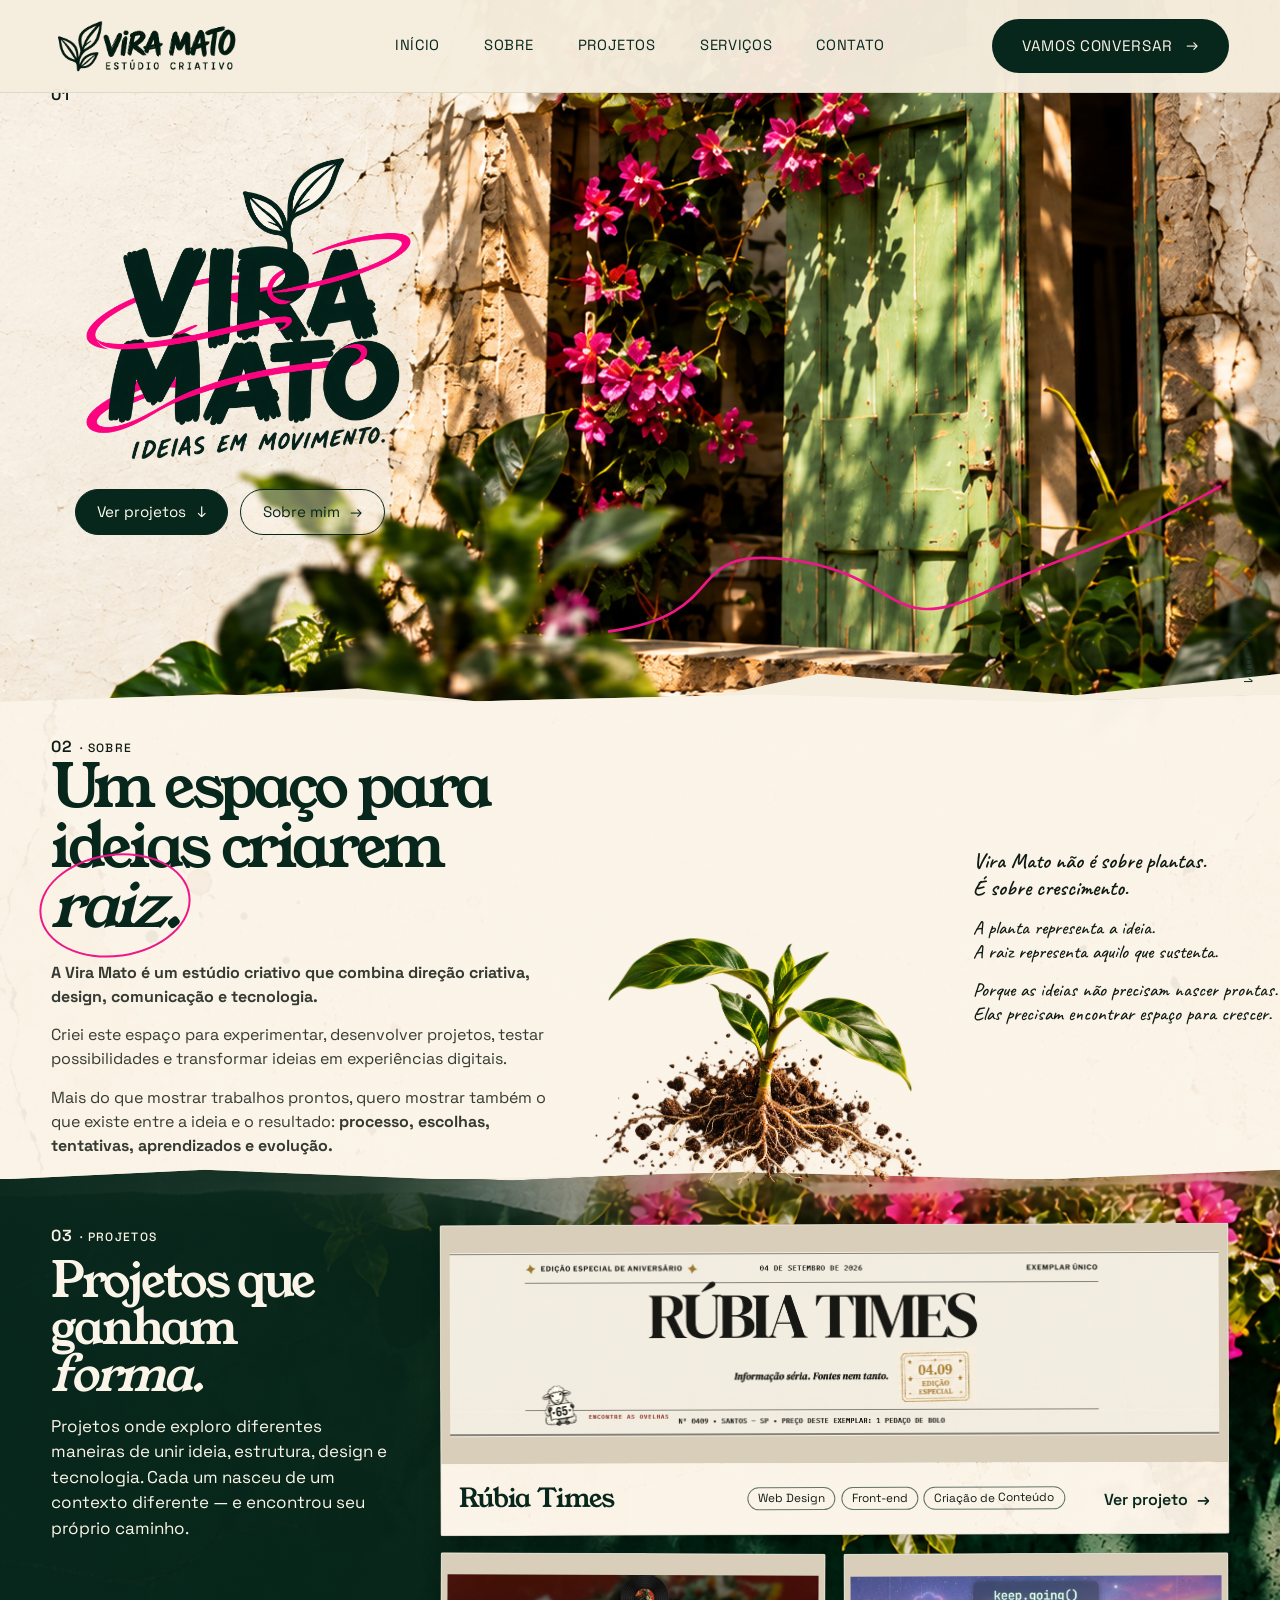
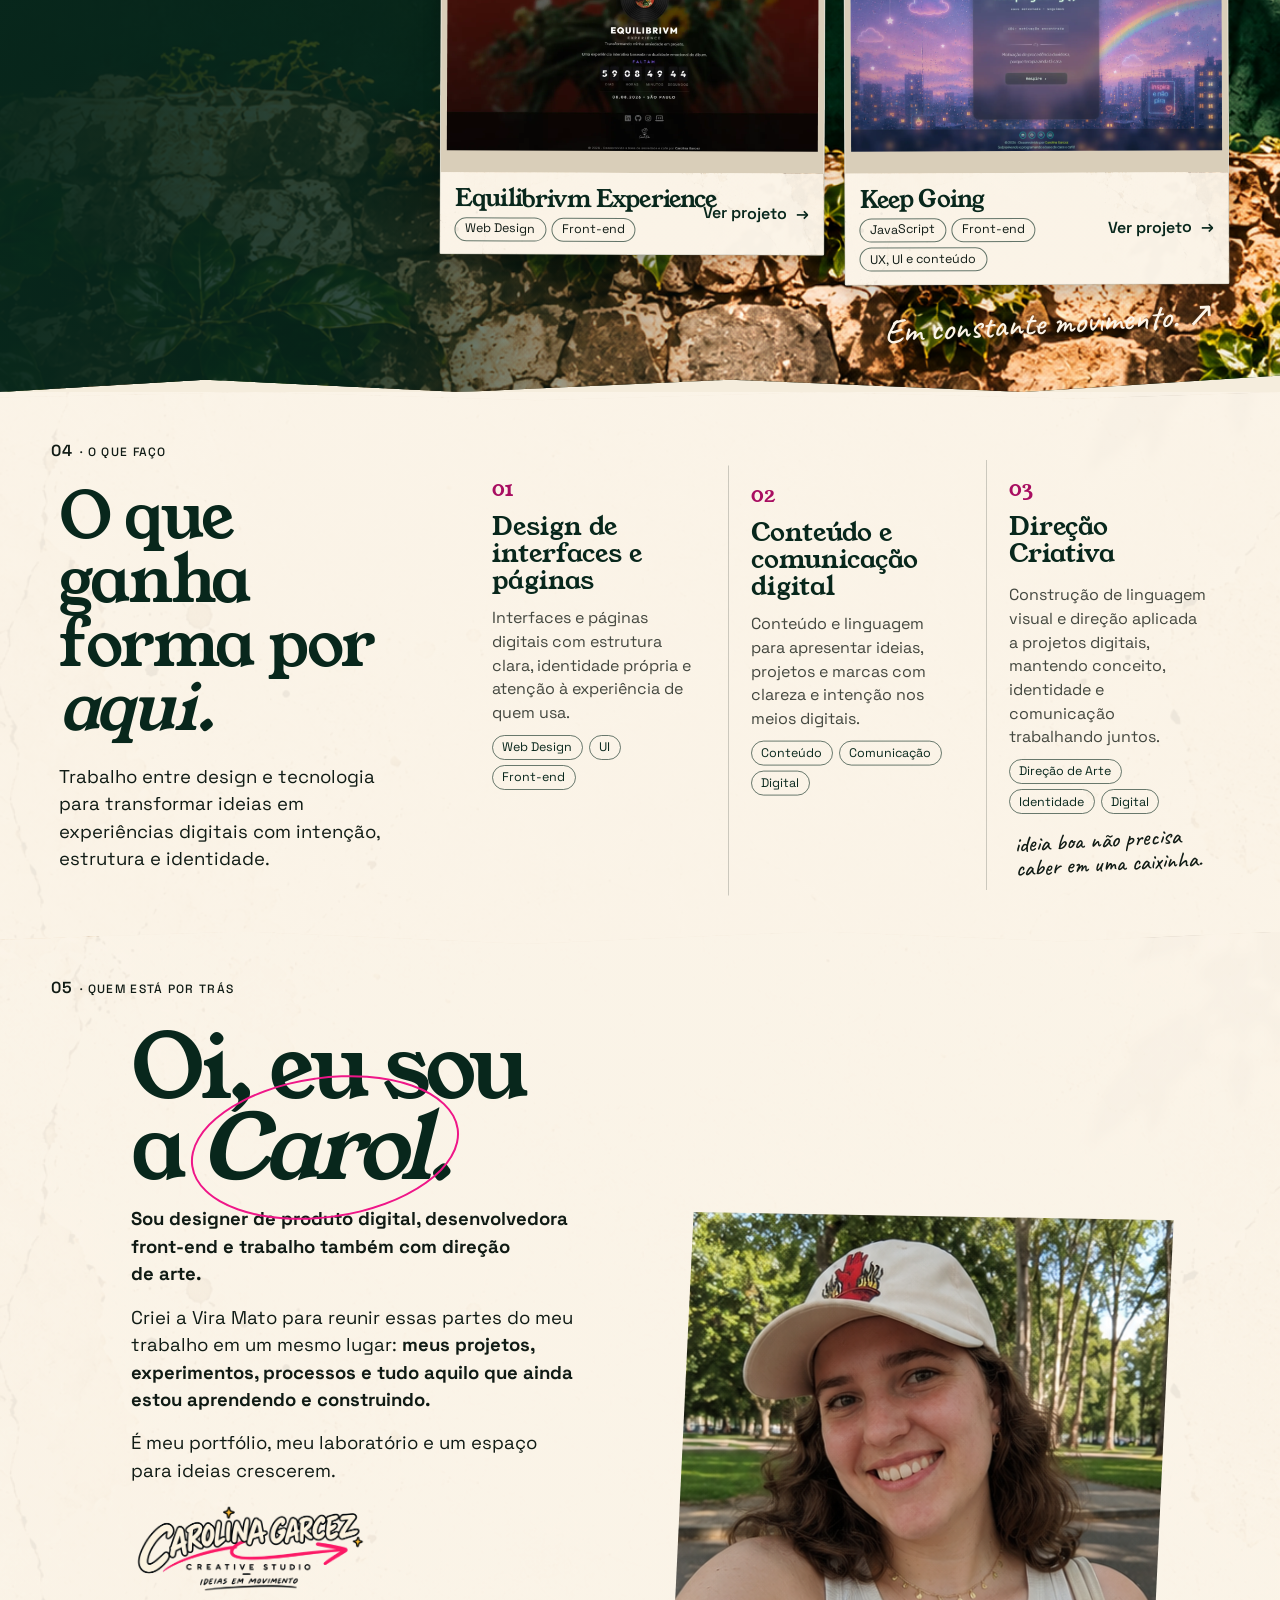
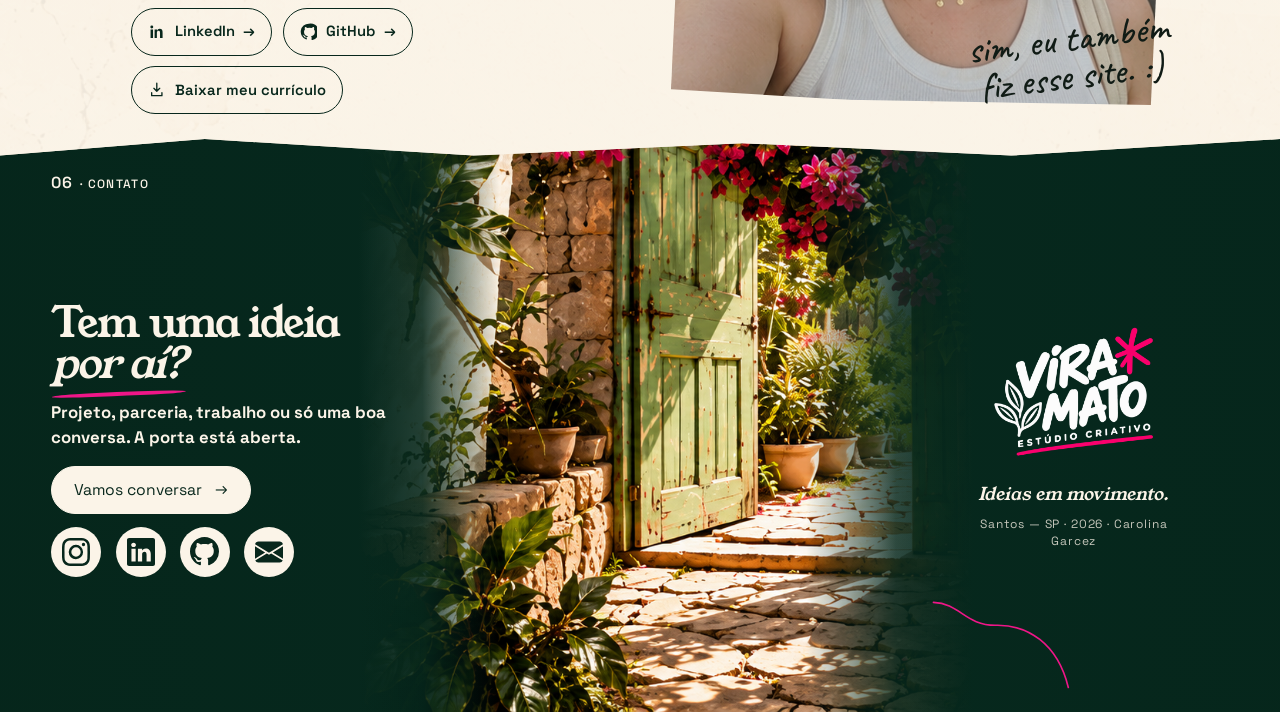
<file: index.html>
<!doctype html>
<html lang="pt-BR">
<head>
  <meta charset="utf-8">
  <meta name="viewport" content="width=device-width, initial-scale=1.0">
  <meta name="theme-color" content="#f5eddd">
  <meta name="description" content="Vira Mato — Estúdio Criativo. Design, tecnologia e direção criativa para transformar ideias em experiências digitais.">
  <meta property="og:type" content="website">
  <meta property="og:title" content="Vira Mato — Estúdio Criativo">
  <meta property="og:description" content="A Vira Mato é um estúdio criativo onde design, tecnologia e direção criativa transformam ideias em experiências digitais.">
  <meta property="og:image" content="./assets/banners/hero.png">
  <title>Vira Mato — Estúdio Criativo</title>
  <link rel="icon" type="image/png" href="./assets/logos/logo-icone.png">
  <link rel="stylesheet" href="./css/reset.css">
  <link rel="stylesheet" href="./css/variables.css">
  <link rel="stylesheet" href="./css/style.css">
  <link rel="preconnect" href="https://fonts.googleapis.com">
  <link rel="preconnect" href="https://fonts.gstatic.com" crossorigin>
  <link href="https://fonts.googleapis.com/css2?family=Caveat:wght@400;500;600&family=Space+Grotesk:wght@400;500;600;700&family=Young+Serif&display=swap" rel="stylesheet">
  <script src="./js/main.js" defer></script>
</head>
<body>
  <a class="skip-link" href="#conteudo">Pular para o conteúdo</a>
  <header class="site-header" id="topo">
    <a class="wordmark" href="#inicio" aria-label="Vira Mato, início"><img width="2157" height="729" src="./assets/logos/Logo completo menu.png" alt="Vira Mato — Estúdio Criativo"></a>
    <button class="menu-toggle" type="button" aria-expanded="false" aria-controls="site-nav" aria-label="Abrir menu"><span></span><span></span></button>
    <nav class="site-nav" id="site-nav" aria-label="Navegação principal">
      <a href="#inicio">Início</a><a href="#sobre">Sobre</a><a href="#projetos">Projetos</a><a href="#servicos">Serviços</a><a href="#contato">Contato</a>
      <a class="nav-cta" href="https://wa.me/5513991065598?text=Oi%21%20Conheci%20a%20Vira%20Mato%20pelo%20site%20e%20queria%20conversar%20sobre%20uma%20ideia%20ou%20projeto.%20%F0%9F%8C%B1" target="_blank" rel="noopener noreferrer">Vamos conversar <span aria-hidden="true">→</span></a>
    </nav>
  </header>

  <main id="conteudo">
    <h1 class="sr-only">Vira Mato — Estúdio Criativo</h1>
    <section class="hero section" id="inicio" aria-label="Vira Mato — Estúdio Criativo">
      <div class="hero-meta section-meta"><span class="section-number">01</span></div>
      <div class="hero-copy">
        <img class="hero-brand" src="./assets/logos/logoprin.png" alt="Vira Mato — Estúdio Criativo" width="1305" height="1206" fetchpriority="high" decoding="async">
        <div class="hero-actions"><a class="button button-dark" href="#projetos">Ver projetos <span aria-hidden="true">↓</span></a><a class="button button-outline" href="#perfil">Sobre mim <span aria-hidden="true">→</span></a></div>
      </div>
      <figure class="hero-media"><a class="hero-media-link" href="#projetos" aria-label="Entrar pela porta e conhecer os projetos"><img width="2109" height="745" src="./assets/banners/hero.png" alt="Composição botânica com folhagens e porta verde da Vira Mato" fetchpriority="high" decoding="async"></a></figure>
      <svg class="pink-trail" viewBox="0 0 700 240" aria-hidden="true"><path d="M8 188 C150 168 85 92 210 108 S318 196 426 145 S560 100 690 26"/></svg>
      <div class="hero-index" aria-hidden="true">VM—001</div>
    </section>

    <section class="about section paper-section" id="sobre" aria-labelledby="about-title">
      <div class="section-meta"><span><span class="section-number">02</span> · SOBRE</span></div>
      <div class="about-composition">
        <div class="about-copy" data-reveal="rise">
          <h2 id="about-title">Um espaço para ideias criarem <em>raiz.</em></h2>
          <p class="lead"><strong>A Vira Mato é um estúdio criativo que combina direção criativa, design, comunicação e tecnologia.</strong></p>
          <p>Criei este espaço para experimentar, desenvolver projetos, testar possibilidades e transformar ideias em experiências digitais.</p>
          <p>Mais do que mostrar trabalhos prontos, quero mostrar também o que existe entre a ideia e o resultado: <strong>processo, escolhas, tentativas, aprendizados e evolução.</strong></p>
        </div>
        <figure class="about-sprout"><img width="1430" height="1100" src="./assets/Referencias fotos/raizes.png" alt="Raízes e broto em fotografia botânica" loading="lazy" decoding="async"></figure>
      </div>
      <div class="about-quote handwritten" data-reveal="tilt">
        <p class="about-quote-lead">Vira Mato não é sobre plantas.<br>É sobre crescimento.</p>
        <p>A planta representa a ideia.<br>A raiz representa aquilo que sustenta.</p>
        <p>Porque as ideias não precisam nascer prontas.<br>Elas precisam encontrar espaço para crescer.</p>
      </div>
    </section>

    <section class="projects section" id="projetos" aria-labelledby="projects-title">
      <div class="projects-layout">
        <div class="project-intro-column">
          <div class="section-meta"><span><span class="section-number">03</span> · PROJETOS</span></div>
          <div class="project-heading"><div><h2 id="projects-title">Projetos que<br>ganham <em>forma.</em></h2><p class="projects-intro">Projetos onde exploro diferentes maneiras de unir ideia, estrutura, design e tecnologia. Cada um nasceu de um contexto diferente — e encontrou seu próprio caminho.</p></div></div>
        </div>
        <div class="project-list">
        <article class="project project-one" data-reveal="slide">
          <div class="project-media"><img width="1545" height="370" src="./assets/Projetos/rubiatimes.png" alt="Mockup do projeto Rúbia Times" loading="lazy" decoding="async"></div>
          <div class="project-copy"><h3>Rúbia Times</h3><p>Porque algumas histórias não cabem em um cartão de aniversário. Então eu fiz um jornal inteiro.</p><ul class="tag-list" aria-label="Tecnologias e disciplinas"><li>Web Design</li><li>Front-end</li><li>Criação de Conteúdo</li></ul><a class="text-link" href="./projects/rubia_times/index.html">Ver projeto <span aria-hidden="true">→</span></a></div>
        </article>
        <article class="project project-two" data-reveal="rise">
          <div class="project-media"><img width="1232" height="586" src="./assets/Projetos/equilibrivm.webp" alt="Mockup do projeto Equilibrivm Experience" loading="lazy" decoding="async"></div>
          <div class="project-copy"><h3>Equilibrivm Experience</h3><p>Uma experiência digital inspirada na expectativa pela chegada da turnê do álbum Equilibrivm, da cantora Anitta.</p><ul class="tag-list" aria-label="Tecnologias e disciplinas"><li>Web Design</li><li>Front-end</li></ul><a class="text-link" href="./projects/equilibrivm/index.html">Ver projeto <span aria-hidden="true">→</span></a></div>
        </article>
        <article class="project project-three" data-reveal="tilt">
          <div class="project-media"><img width="1913" height="902" src="./assets/Projetos/keep.going().webp" alt="Mockup do projeto interativo Keep Going" loading="lazy" decoding="async"></div>
          <div class="project-copy"><h3>Keep Going</h3><p>Uma pequena pausa digital para te lembrar de continuar. Projeto interativo.</p><ul class="tag-list" aria-label="Tecnologias e disciplinas"><li>JavaScript</li><li>Front-end</li><li>UX, UI e conteúdo</li></ul><a class="text-link" href="./projects/keep-going/index.html">Ver projeto <span aria-hidden="true">→</span></a></div>
        </article>
          <div class="projects-end"><p class="handwritten projects-end-title">Em constante movimento. <span aria-hidden="true">&#8599;</span></p></div>
        </div>
      </div>
    </section>

    <section class="services section paper-section" id="servicos" aria-labelledby="services-title">
      <div class="section-meta"><span><span class="section-number">04</span> · O QUE FAÇO</span></div>
      <div class="services-heading"><h2 id="services-title">O que ganha<br>forma por <em>aqui.</em></h2><p class="lead">Trabalho entre design e tecnologia para transformar ideias em experiências digitais com intenção, estrutura e identidade.</p></div>
      <div class="service-list">
        <article class="service-item" data-reveal="slide"><span class="service-number">01</span><div><h3>Design de interfaces e páginas</h3><p>Interfaces e páginas digitais com estrutura clara, identidade própria e atenção à experiência de quem usa.</p><ul class="tag-list"><li>Web Design</li><li>UI</li><li>Front-end</li></ul></div></article>
        <article class="service-item" data-reveal="slide"><span class="service-number">02</span><div><h3>Conteúdo e comunicação digital</h3><p>Conteúdo e linguagem para apresentar ideias, projetos e marcas com clareza e intenção nos meios digitais.</p><ul class="tag-list"><li>Conteúdo</li><li>Comunicação</li><li>Digital</li></ul></div></article>
        <article class="service-item" data-reveal="slide"><span class="service-number">03</span><div><h3>Direção Criativa</h3><p>Construção de linguagem visual e direção aplicada a projetos digitais, mantendo conceito, identidade e comunicação trabalhando juntos.</p><ul class="tag-list"><li>Direção de Arte</li><li>Identidade</li><li>Digital</li></ul></div><p class="handwritten service-note" data-reveal="tilt">ideia boa não precisa caber em uma caixinha.</p></article>
      </div>
    </section>

    <section class="profile section paper-section" id="perfil" aria-labelledby="profile-title">
      <div class="section-meta"><span><span class="section-number">05</span> · QUEM ESTÁ POR TRÁS</span></div>
      <div class="profile-layout">
        <figure class="profile-media"><img width="516" height="506" src="./assets/time/Carol.png" alt="Carolina Garcez" loading="lazy" decoding="async"></figure>
        <div class="profile-copy"><h2 id="profile-title">Oi, eu sou<br>a <em>Carol.</em></h2>
          <p class="lead"><strong>Sou designer de produto digital, desenvolvedora front-end e trabalho também com direção de arte.</strong></p>
          <p>Criei a Vira Mato para reunir essas partes do meu trabalho em um mesmo lugar: <strong>meus projetos, experimentos, processos e tudo aquilo que ainda estou aprendendo e construindo.</strong></p>
          <p>É meu portfólio, meu laboratório e um espaço para ideias crescerem.</p>
          <p class="signature"><strong>Carolina Garcez</strong><span>Produto Digital · Front-end · Direção de Arte</span></p>
          <div class="profile-links">
            <a href="https://www.linkedin.com/in/carolinagarcez" target="_blank" rel="noopener noreferrer" aria-label="LinkedIn de Carolina Garcez">
              <svg aria-hidden="true" viewBox="0 0 24 24"><path fill="currentColor" d="M5.2 3.5a2 2 0 1 0 0 4 2 2 0 0 0 0-4ZM3.5 9h3.4v11.5H3.5V9Zm5.5 0h3.3v1.6h.1A3.6 3.6 0 0 1 15.7 8c3.5 0 4.2 2.3 4.2 5.2v7.3h-3.5V14c0-1.5 0-3.3-2-3.3s-2.3 1.6-2.3 3.2v6.6H9V9Z"/></svg>
              LinkedIn <span aria-hidden="true">→</span>
            </a>
            <a href="https://github.com/CarolinaGarcez" target="_blank" rel="noopener noreferrer" aria-label="GitHub de Carolina Garcez">
              <svg aria-hidden="true" viewBox="0 0 24 24"><path fill="currentColor" d="M12 .9a11.1 11.1 0 0 0-3.5 21.6c.6.1.8-.3.8-.6v-2.1c-3.2.7-3.9-1.4-3.9-1.4-.5-1.3-1.3-1.6-1.3-1.6-1-.7.1-.7.1-.7 1.1.1 1.7 1.1 1.7 1.1 1 .1.8 2.7 4.2 1.9.1-.7.4-1.2.7-1.5-2.6-.3-5.3-1.3-5.3-5.8 0-1.3.5-2.3 1.2-3.1-.1-.3-.5-1.5.1-3.1 0 0 1-.3 3.2 1.2a11 11 0 0 1 5.8 0C17.9 5.3 19 5.6 19 5.6c.6 1.6.2 2.8.1 3.1.8.8 1.2 1.8 1.2 3.1 0 4.5-2.7 5.5-5.3 5.8.4.4.8 1 .8 2v3.1c0 .3.2.7.8.6A11.1 11.1 0 0 0 12 .9Z"/></svg>
              GitHub <span aria-hidden="true">→</span>
            </a>
            <a href="./cvs/cv-carolinagarcez-ti.pdf" download="Carolina-Garcez-Curriculo.pdf" aria-label="Baixar meu currículo em PDF">
              <svg aria-hidden="true" focusable="false" viewBox="0 0 24 24"><path d="M12 3v11m0 0 4-4m-4 4-4-4M5 16v4h14v-4" fill="none" stroke="currentColor" stroke-linecap="round" stroke-linejoin="round" stroke-width="1.8"/></svg>
              Baixar meu currículo
            </a>
          </div>
        </div>
        <p class="handwritten profile-note" data-reveal="tilt">sim, eu também fiz esse site. :)</p>
      </div>
    </section>

    <section class="contact section" id="contato" aria-labelledby="contact-title">
      <div class="section-meta"><span><span class="section-number">06</span> · CONTATO</span></div>
      <div class="contact-layout"><div class="contact-copy"><h2 id="contact-title">Tem uma ideia<br><em>por aí?</em></h2>
        <p class="lead contact-copy-text"><strong>Projeto, parceria, trabalho ou só uma boa conversa. A porta está aberta.</strong></p><a class="button button-light contact-cta" href="https://wa.me/5513991065598?text=Oi%21%20Conheci%20a%20Vira%20Mato%20pelo%20site%20e%20queria%20conversar%20sobre%20uma%20ideia%20ou%20projeto.%20%F0%9F%8C%B1" target="_blank" rel="noopener noreferrer">Vamos conversar <span aria-hidden="true">→</span></a>
        <ul class="contact-socials" aria-label="Redes sociais">
          <li class="contact-social-item">
            <a href="https://www.instagram.com/viramato.estudio/" class="contact-social-link" data-social="instagram" aria-label="Instagram da Vira Mato" target="_blank" rel="noopener noreferrer">
              <div class="contact-social-fill" aria-hidden="true"></div>
              <svg xmlns="http://www.w3.org/2000/svg" width="16" height="16" fill="currentColor" class="bi bi-instagram" viewBox="0 0 16 16" xml:space="preserve" aria-hidden="true"><path d="M8 0C5.829 0 5.556.01 4.703.048 3.85.088 3.269.222 2.76.42a3.9 3.9 0 0 0-1.417.923A3.9 3.9 0 0 0 .42 2.76C.222 3.268.087 3.85.048 4.7.01 5.555 0 5.827 0 8.001c0 2.172.01 2.444.048 3.297.04.852.174 1.433.372 1.942.205.526.478.972.923 1.417.444.445.89.719 1.416.923.51.198 1.09.333 1.942.372C5.555 15.99 5.827 16 8 16s2.444-.01 3.298-.048c.851-.04 1.434-.174 1.943-.372a3.9 3.9 0 0 0 1.416-.923c.445-.445.718-.891.923-1.417.197-.509.332-1.09.372-1.942C15.99 10.445 16 10.173 16 8s-.01-2.445-.048-3.299c-.04-.851-.175-1.433-.372-1.941a3.9 3.9 0 0 0-.923-1.417A3.9 3.9 0 0 0 13.24.42c-.51-.198-1.092-.333-1.943-.372C10.443.01 10.172 0 7.998 0zm-.717 1.442h.718c2.136 0 2.389.007 3.232.046.78.035 1.204.166 1.486.275.373.145.64.319.92.599s.453.546.598.92c.11.281.24.705.275 1.485.039.843.047 1.096.047 3.231s-.008 2.389-.047 3.232c-.035.78-.166 1.203-.275 1.485a2.5 2.5 0 0 1-.599.919c-.28.28-.546.453-.92.598-.28.11-.704.24-1.485.276-.843.038-1.096.047-3.232.047s-2.39-.009-3.233-.047c-.78-.036-1.203-.166-1.485-.276a2.5 2.5 0 0 1-.92-.598 2.5 2.5 0 0 1-.6-.92c-.109-.281-.24-.705-.275-1.485-.038-.843-.046-1.096-.046-3.233s.008-2.388.046-3.231c.036-.78.166-1.204.276-1.486.145-.373.319-.64.599-.92s.546-.453.92-.598c.282-.11.705-.24 1.485-.276.738-.034 1.024-.044 2.515-.045zm4.988 1.328a.96.96 0 1 0 0 1.92.96.96 0 0 0 0-1.92m-4.27 1.122a4.109 4.109 0 1 0 0 8.217 4.109 4.109 0 0 0 0-8.217m0 1.441a2.667 2.667 0 1 1 0 5.334 2.667 2.667 0 0 1 0-5.334" fill="currentColor"></path></svg>
            </a>
            <span class="contact-social-tooltip" aria-hidden="true">Instagram</span>
          </li>
          <li class="contact-social-item">
            <a href="https://www.linkedin.com/in/carolinagarcez" class="contact-social-link" data-social="linkedin" aria-label="LinkedIn de Carolina Garcez" target="_blank" rel="noopener noreferrer">
              <div class="contact-social-fill" aria-hidden="true"></div>
              <svg xmlns="http://www.w3.org/2000/svg" width="16" height="16" fill="currentColor" class="bi bi-linkedin" viewBox="0 0 16 16" xml:space="preserve" aria-hidden="true"><path d="M0 1.146C0 .513.526 0 1.175 0h13.65C15.474 0 16 .513 16 1.146v13.708c0 .633-.526 1.146-1.175 1.146H1.175C.526 16 0 15.487 0 14.854zm4.943 12.248V6.169H2.542v7.225zm-1.2-8.212c.837 0 1.358-.554 1.358-1.248-.015-.709-.52-1.248-1.342-1.248S2.4 3.226 2.4 3.934c0 .694.521 1.248 1.327 1.248zm4.908 8.212V9.359c0-.216.016-.432.08-.586.173-.431.568-.878 1.232-.878.869 0 1.216.662 1.216 1.634v3.865h2.401V9.25c0-2.22-1.184-3.252-2.764-3.252-1.274 0-1.845.7-2.165 1.193v.025h-.016l.016-.025V6.169h-2.4c.03.678 0 7.225 0 7.225z" fill="currentColor"></path></svg>
            </a>
            <span class="contact-social-tooltip" aria-hidden="true">LinkedIn</span>
          </li>
          <li class="contact-social-item">
            <a href="https://github.com/CarolinaGarcez" class="contact-social-link" data-social="github" aria-label="GitHub de Carolina Garcez" target="_blank" rel="noopener noreferrer">
              <div class="contact-social-fill" aria-hidden="true"></div>
              <svg xmlns="http://www.w3.org/2000/svg" width="16" height="16" fill="currentColor" class="bi bi-github" viewBox="0 0 16 16" xml:space="preserve" aria-hidden="true"><path d="M8 0C3.58 0 0 3.58 0 8c0 3.54 2.29 6.53 5.47 7.59.4.07.55-.17.55-.38 0-.19-.01-.82-.01-1.49-2.01.37-2.53-.49-2.69-.94-.09-.23-.48-.94-.82-1.13-.28-.15-.68-.52-.01-.53.63-.01 1.08.58 1.23.82.72 1.21 1.87.87 2.33.66.07-.52.28-.87.51-1.07-1.78-.2-3.64-.89-3.64-3.95 0-.87.31-1.59.82-2.15-.08-.2-.36-1.02.08-2.12 0 0 .67-.21 2.2.82.64-.18 1.32-.27 2-.27s1.36.09 2 .27c1.53-1.04 2.2-.82 2.2-.82.44 1.1.16 1.92.08 2.12.51.56.82 1.27.82 2.15 0 3.07-1.87 3.75-3.65 3.95.29.25.54.73.54 1.48 0 1.07-.01 1.93-.01 2.2 0 .21.15.46.55.38A8.01 8.01 0 0 0 16 8c0-4.42-3.58-8-8-8" fill="currentColor"></path></svg>
            </a>
            <span class="contact-social-tooltip" aria-hidden="true">GitHub</span>
          </li>
          <li class="contact-social-item">
            <a href="mailto:estudioviramato@gmail.com" class="contact-social-link" data-social="email" aria-label="Enviar e-mail para a Vira Mato">
              <div class="contact-social-fill" aria-hidden="true"></div>
              <svg xmlns="http://www.w3.org/2000/svg" width="16" height="16" fill="currentColor" class="bi bi-envelope-fill" viewBox="0 0 16 16" aria-hidden="true"><path d="M.05 3.555A2 2 0 0 1 2 2h12a2 2 0 0 1 1.95 1.555L8 8.414zM0 4.697v7.104l5.803-3.558zM6.761 8.83.13 12.89A2 2 0 0 0 2 14h12a2 2 0 0 0 1.87-1.11L9.239 8.83 8 9.586zM16 4.697l-5.803 3.546L16 11.8z" fill="currentColor"></path></svg>
            </a>
            <span class="contact-social-tooltip" aria-hidden="true">E-mail</span>
          </li>
        </ul>
      </div>
        <footer class="site-footer"><img width="1536" height="1024" src="./assets/logos/logo-branco.png" alt="Vira Mato — Estúdio Criativo" loading="lazy" decoding="async"><p>Ideias em movimento.</p><small>Santos — SP · 2026 · Carolina Garcez</small></footer>
        <svg class="contact-swoosh" viewBox="0 0 180 150" aria-hidden="true"><path d="M4 8c35 6 38 37 79 42 41 5 78 35 84 96"/></svg>
      </div>
    </section>
  </main>
</body>
</html>
</file>
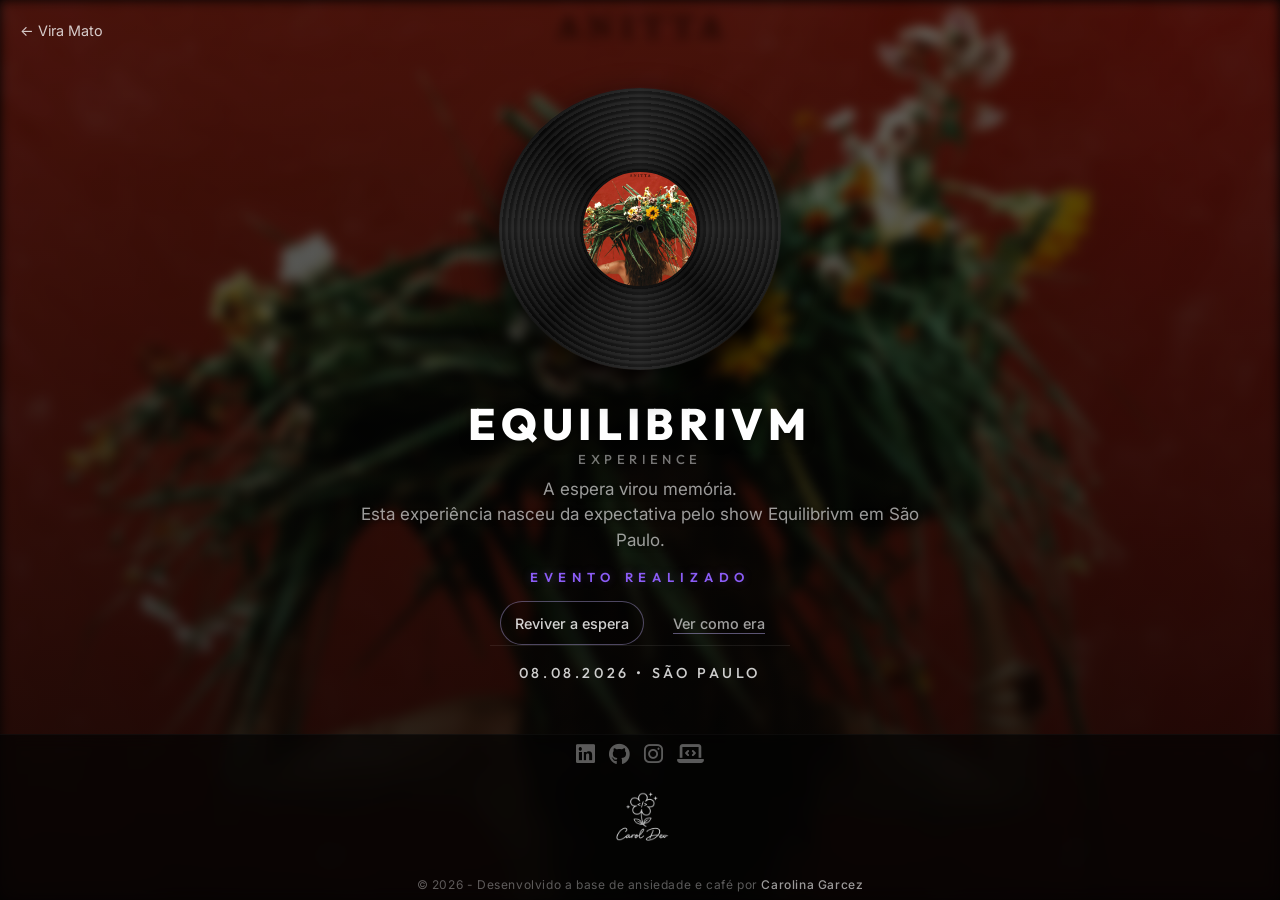
<file: projects/equilibrivm/index.html>
<!DOCTYPE html>
<html lang="pt-BR">

<head>
  <meta charset="UTF-8">
  <meta name="viewport" content="width=device-width, initial-scale=1.0">
  <title>Equilibrivm Experience — Da espera à memória</title>
  <meta name="description" content="Uma experiência interativa que registra a expectativa pelo show Equilibrivm em São Paulo, em 08 de agosto de 2026.">
  <link rel="canonical" href="https://carolinagarcez.github.io/estudioviramato/projects/equilibrivm/">
  <meta property="og:type" content="website">
  <meta property="og:locale" content="pt_BR">
  <meta property="og:title" content="Equilibrivm Experience — Da espera à memória">
  <meta property="og:description" content="Uma experiência interativa que registra a expectativa pelo show Equilibrivm em São Paulo, em 08 de agosto de 2026.">
  <meta property="og:url" content="https://carolinagarcez.github.io/estudioviramato/projects/equilibrivm/">
  <meta property="og:image" content="https://carolinagarcez.github.io/estudioviramato/projects/equilibrivm/img/album-optimized.jpg">
  <meta property="og:image:alt" content="Capa do álbum usada como parte da identidade visual do Equilibrivm Experience">
  <meta name="twitter:card" content="summary_large_image">
  <meta name="twitter:title" content="Equilibrivm Experience — Da espera à memória">
  <meta name="twitter:description" content="Uma experiência interativa que registra a expectativa pelo show Equilibrivm em São Paulo, em 08 de agosto de 2026.">
  <meta name="twitter:image" content="https://carolinagarcez.github.io/estudioviramato/projects/equilibrivm/img/album-optimized.jpg">
  <link rel="icon" href="img/favicon.svg" type="image/svg+xml">

  <!-- Google Fonts -->
  <link rel="preconnect" href="https://fonts.googleapis.com">
  <link rel="preconnect" href="https://fonts.gstatic.com" crossorigin>
  <link
    href="https://fonts.googleapis.com/css2?family=Inter:wght@300;400;500;600&family=Outfit:wght@400;500;600;700;800&display=swap"
    rel="stylesheet">

  <!-- Ícones -->
  <link rel="stylesheet" href="https://cdnjs.cloudflare.com/ajax/libs/font-awesome/6.5.1/css/all.min.css">

  <!-- CSS Principal -->
  <link rel="stylesheet" href="css/style.css">
</head>

<body>



  <!-- Navegação de retorno, preparada para futura troca do destino para o catálogo. -->
  <nav class="project-navigation" aria-label="Navegação do portfólio">
    <a href="../../index.html">← Vira Mato</a>
  </nav>

  <!-- Container Principal -->
  <main class="experience-container">

    <!-- Seção Centralizada -->
    <section class="main-content">

      <!-- Disco de Vinil Giratório -->
      <div class="vinyl-container">
        <div class="vinyl-glow"></div>
        <button class="vinyl-record" type="button" aria-label="Pausar a animação do disco" aria-pressed="false">
          <span class="vinyl-label" aria-hidden="true">
            <span class="vinyl-hole"></span>
          </span>
        </button>
      </div>

      <!-- Título -->
      <h1 class="hero-title">EQUILIBRIVM</h1>
      <span class="hero-tag">Experience</span>

      <!-- Descrição  -->
      <p class="hero-description">
        A espera virou memória.<br>
        Esta experiência nasceu da expectativa pelo show Equilibrivm em São Paulo.
      </p>

      <!-- Texto Superior do Contador -->
      <span class="countdown-title" id="countdown-title">EVENTO REALIZADO</span>

      <!-- Contagem Regressiva Flip -->
      <div class="countdown-container" id="countdown-container" role="group" aria-labelledby="countdown-title" aria-live="off" hidden>
        <span class="sr-only" id="countdown-readable"></span>

        <!-- Grupo: Dias -->
        <div class="countdown-group" aria-hidden="true">
          <div class="digit-pair" id="days-pair">
            <div class="flip-card" id="days-tens">
              <div class="card-face top"><span class="digit-num">0</span></div>
              <div class="card-face bottom"><span class="digit-num">0</span></div>
            </div>
            <div class="flip-card" id="days-ones">
              <div class="card-face top"><span class="digit-num">0</span></div>
              <div class="card-face bottom"><span class="digit-num">0</span></div>
            </div>
          </div>
          <span class="group-label">Dias</span>
        </div>

        <!-- Grupo: Horas -->
        <div class="countdown-group" aria-hidden="true">
          <div class="digit-pair" id="hours-pair">
            <div class="flip-card" id="hours-tens">
              <div class="card-face top"><span class="digit-num">0</span></div>
              <div class="card-face bottom"><span class="digit-num">0</span></div>
            </div>
            <div class="flip-card" id="hours-ones">
              <div class="card-face top"><span class="digit-num">0</span></div>
              <div class="card-face bottom"><span class="digit-num">0</span></div>
            </div>
          </div>
          <span class="group-label">Horas</span>
        </div>

        <!-- Grupo: Minutos -->
        <div class="countdown-group" aria-hidden="true">
          <div class="digit-pair" id="minutes-pair">
            <div class="flip-card" id="minutes-tens">
              <div class="card-face top"><span class="digit-num">0</span></div>
              <div class="card-face bottom"><span class="digit-num">0</span></div>
            </div>
            <div class="flip-card" id="minutes-ones">
              <div class="card-face top"><span class="digit-num">0</span></div>
              <div class="card-face bottom"><span class="digit-num">0</span></div>
            </div>
          </div>
          <span class="group-label">Minutos</span>
        </div>

        <!-- Grupo: Segundos -->
        <div class="countdown-group" aria-hidden="true">
          <div class="digit-pair" id="seconds-pair">
            <div class="flip-card" id="seconds-tens">
              <div class="card-face top"><span class="digit-num">0</span></div>
              <div class="card-face bottom"><span class="digit-num">0</span></div>
            </div>
            <div class="flip-card" id="seconds-ones">
              <div class="card-face top"><span class="digit-num">0</span></div>
              <div class="card-face bottom"><span class="digit-num">0</span></div>
            </div>
          </div>
          <span class="group-label">Segundos</span>
        </div>

      </div>

      <p class="retrospective-note" id="retrospective-note" hidden></p>

      <div class="experience-controls" role="group" aria-label="Controles da experiência">
        <button class="experience-control" id="retrospective-toggle" type="button" hidden>Reviver a espera</button>
        <button class="experience-control experience-control--secondary" id="archive-open" type="button" hidden>Ver como era</button>
      </div>
      <p class="sr-only" id="experience-status" role="status" aria-live="polite" aria-atomic="true"></p>

      <!-- Dia do Show -->
      <span class="event-info">08.08.2026 • SÃO PAULO</span>

    </section>

  </main>

  <!-- footer-->
  <footer class="music-footer">
    <div class="socialIcons">
      <a href="https://www.linkedin.com/in/carolinagarcez" target="_blank" rel="noopener noreferrer" aria-label="LinkedIn de Carolina Garcez">
        <i class="fa-brands fa-linkedin"></i>
      </a>
      <a href="https://github.com/CarolinaGarcez" target="_blank" rel="noopener noreferrer" aria-label="GitHub de Carolina Garcez">
        <i class="fa-brands fa-github"></i>
      </a>
      <a href="https://www.instagram.com/mariacarolina.g.a/" target="_blank" rel="noopener noreferrer" aria-label="Instagram de Carolina Garcez">
        <i class="fa-brands fa-instagram"></i>
      </a>
      <a href="https://carolinagarcez.github.io/estudioviramato/" target="_blank" rel="noopener noreferrer" aria-label="Vira Mato — Estúdio Criativo">
        <i class="fa-solid fa-laptop-code"></i>
      </a>
    </div>

    <div class="footerBottom">
      <img src="img/logo-branco.png" alt="Logo Carolina">
      <p>
        © 2026 - Desenvolvido a base de ansiedade e café por
        <span class="designer">Carolina Garcez</span>
      </p>
    </div>
  </footer>

  <!-- Script Principal Modularizado (Entrypoint) -->
  <script type="module" src="js/main.js"></script>
</body>

</html>
</file>
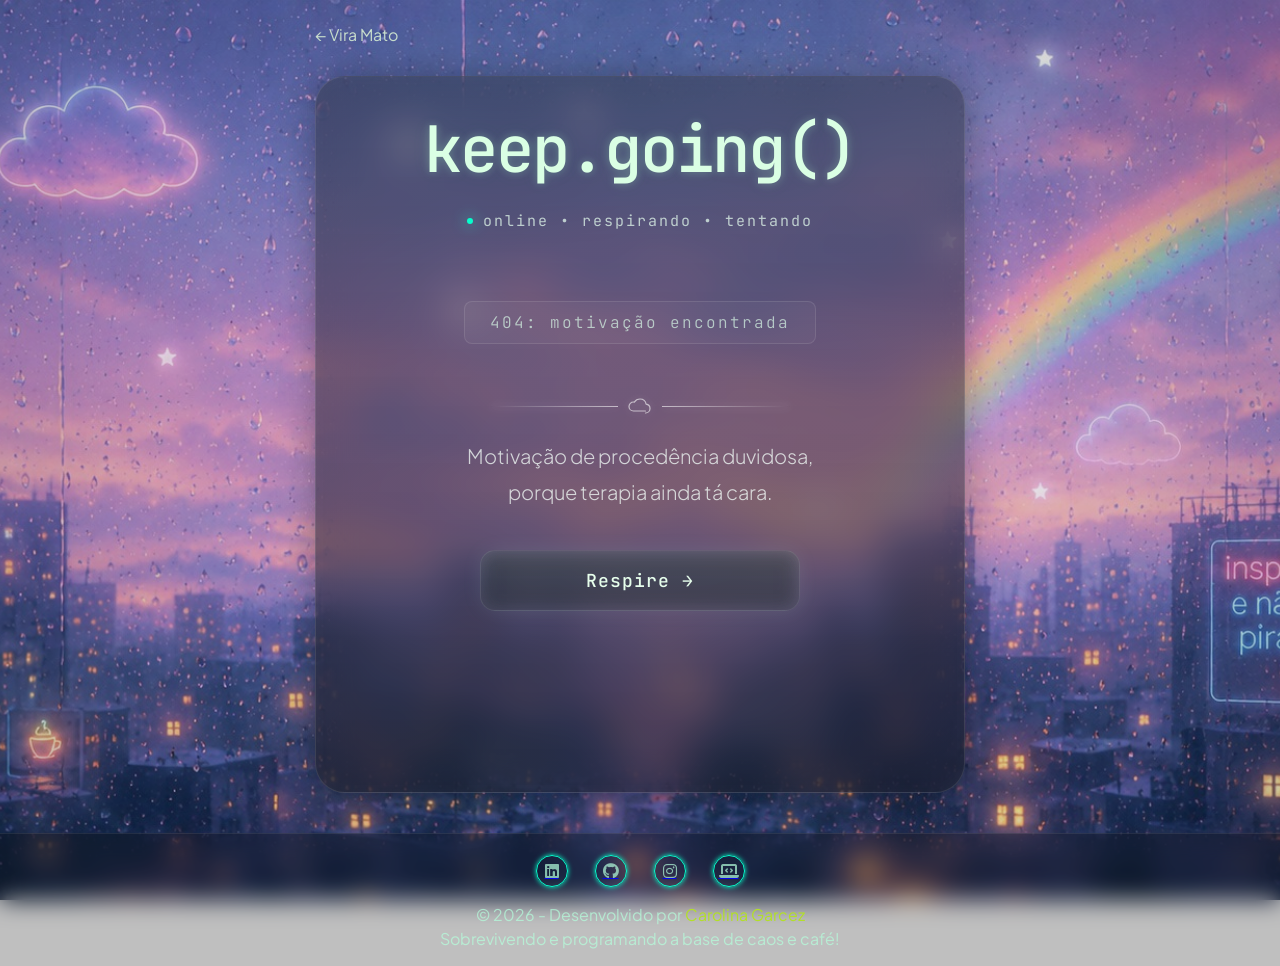
<file: projects/keep-going/index.html>
<!DOCTYPE html>
<html lang="pt-BR">
<head>
  <meta charset="UTF-8">
  <meta name="viewport" content="width=device-width, initial-scale=1.0">
  <meta name="description" content="Uma pausa breve para respirar e continuar, com mensagens motivacionais aleatórias e status que lembram: um passo ainda é movimento.">
  <link rel="canonical" href="https://carolinagarcez.github.io/estudioviramato/projects/keep-going/">
  <meta property="og:type" content="website">
  <meta property="og:locale" content="pt_BR">
  <meta property="og:title" content="keep.going() — uma pausa para continuar">
  <meta property="og:description" content="Uma pausa breve para respirar e continuar, com mensagens motivacionais aleatórias e status que lembram: um passo ainda é movimento.">
  <meta property="og:url" content="https://carolinagarcez.github.io/estudioviramato/projects/keep-going/">
  <meta property="og:image" content="https://carolinagarcez.github.io/estudioviramato/projects/keep-going/img/index/bg-optimized.jpg">
  <meta property="og:image:alt" content="Céu colorido sobre uma cidade à noite, com a frase inspira e não pira em um letreiro luminoso">
  <link rel="shortcut icon" href="img/index/icon.png" type="image/png">
  <title>keep.going()</title>

  <link rel="stylesheet" href="https://cdnjs.cloudflare.com/ajax/libs/font-awesome/6.5.1/css/all.min.css"/>
  <link href="css/style.css" rel="stylesheet">
</head>
<body>

  <nav class="portfolio-navigation" aria-label="Navegação do portfólio">
    <a href="../../index.html">← Vira Mato</a>
  </nav>

  <main class="container">

    <section class="glass-card">
        <h1>keep.going()</h1>
        <div class="status">
          <span class="dot"></span>
          <span class="status-text">online • respirando • tentando</span>
        </div>


      <div class="badge-title">
        <h2>404: <span>motivação encontrada</span></h2>
      </div>
<div class="cloud-divider">
  <span class="line line-left"></span>
  <svg viewBox="0 0 24 24" class="cloud-icon" fill="none" stroke="currentColor">
    <path d="M17.5 19c2.5 0 4.5-2 4.5-4.5 0-2.3-1.7-4.1-3.9-4.4C17.6 7 15 5 12 5c-2.4 0-4.5 1.2-5.7 3.1C6.1 8 5.8 8 5.5 8 3 8 1 10 1 12.5S3 17 5.5 17H17.5" stroke-linecap="round" stroke-linejoin="round"/>
  </svg>
  <span class="line line-right"></span>
</div>

        <p class="description">
          Motivação de procedência duvidosa,  <br>
          porque terapia ainda tá cara.
        </p>

   <button id="startBtn">
  <div class="btn-content">
    <span class="btn-text">Respire</span>
    <span class="arrow">&rarr;</span>
  </div>
</button>

<div id="result" class="result-container">

  <div class="phrase-card">

    <span class="phrase-label">
      keep.going()
    </span>

    <p id="phrase" class="phrase-text" aria-live="polite" aria-atomic="true"></p>

  </div>

</div>

    </section>
  </main>

  <footer>
    <div class="footerContainer">
      <div class="socialIcons">
        <a href="https://www.linkedin.com/in/carolinagarcez" target="_blank" rel="noopener noreferrer" aria-label="LinkedIn de Carolina Garcez"><i class="fa-brands fa-linkedin"></i></a>
        <a href="https://github.com/CarolinaGarcez" target="_blank" rel="noopener noreferrer" aria-label="GitHub de Carolina Garcez"><i class="fa-brands fa-github"></i></a>
        <a href="https://www.instagram.com/mariacarolina.g.a/" target="_blank" rel="noopener noreferrer" aria-label="Instagram de Carolina Garcez"><i class="fa-brands fa-instagram"></i></a>
        <a href="https://carolinagarcez.github.io/estudioviramato/" target="_blank" rel="noopener noreferrer" aria-label="Vira Mato — Estúdio Criativo"><i class="fa-solid fa-laptop-code"></i></a>
      </div>
    </div>
    <div class="footerBottom">
      <p>© 2026 - Desenvolvido por <span class="designer">Carolina Garcez</span><br>
      Sobrevivendo e programando a base de caos e café!</p>
    </div>
  </footer>

  <script type="module" src="./js/main.js"></script>
</body>
</html>
</file>
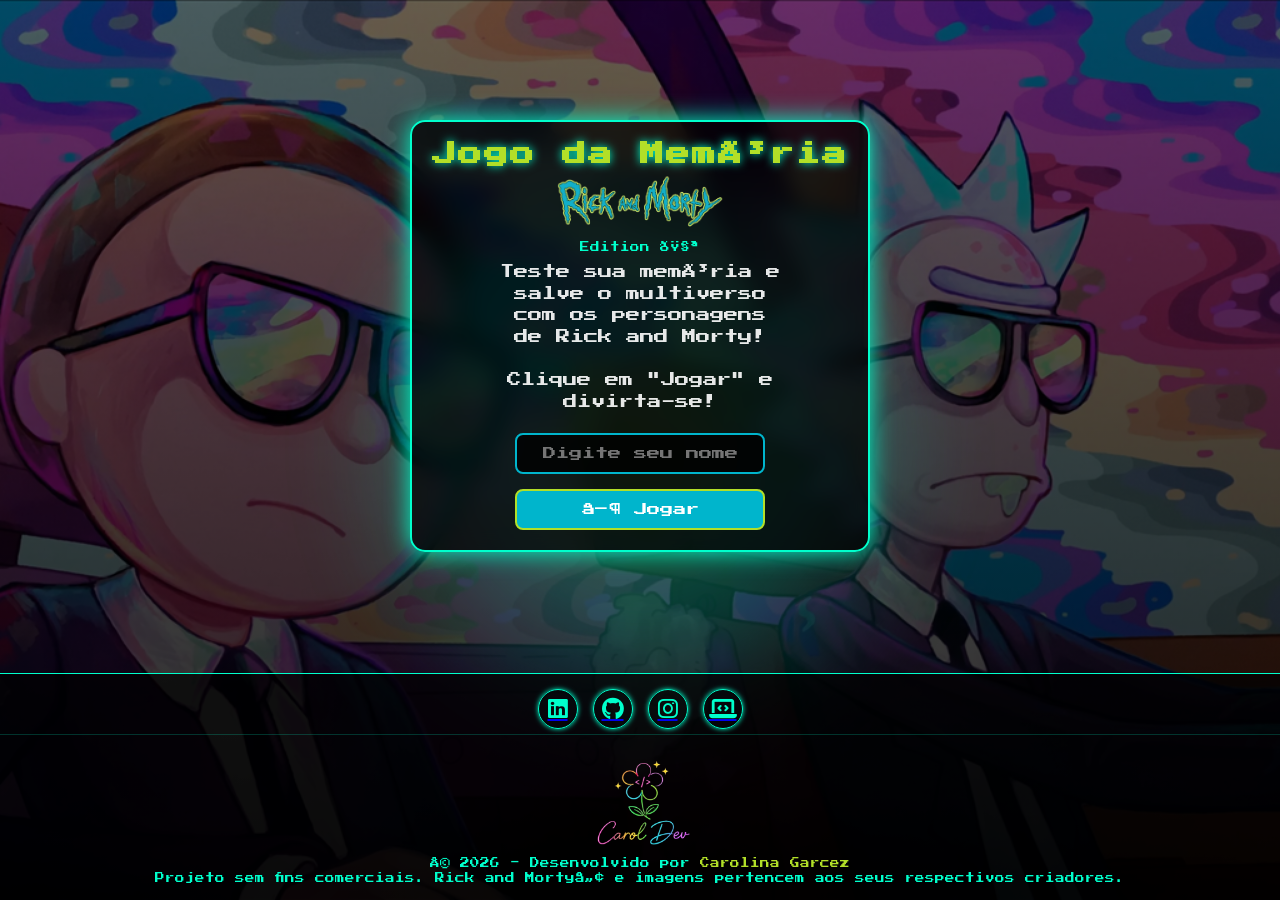
<file: projects/rick-and-morty-memory-game/index.html>
﻿<!DOCTYPE html>
<html lang="pt-BR">

<head>
  <meta charset="UTF-8">
  <meta name="viewport" content="width=device-width, initial-scale=1.0">
  <meta name="description"
    content="Jogo da MemÃ³ria interativo inspirado em Rick and Morty. Teste sua memÃ³ria e salve o multiverso!">

  <!-- Ãcone da aba -->
  <link rel="shortcut icon" href="img/index/icon.png">

  <title>Jogo da MemÃ³ria - Rick and Morty Edition</title>

  <!-- Ãcones (Font Awesome) -->
  <link rel="stylesheet" href="https://cdnjs.cloudflare.com/ajax/libs/font-awesome/6.5.1/css/all.min.css" />

  <!-- CSS -->
  <link href="css/style.css" rel="stylesheet">
  <link href="css/pages/index.css" rel="stylesheet">

  <!-- JS -->
  <script defer src="./js/login.js"></script>
</head>

<body>
  <div class="portal-bg"></div>

  <form class="login-form">
    <!-- (efeito glass) -->
    <div class="login-box">
      <!-- TOPO -->
      <div class="login__header">
        <h1>Jogo da MemÃ³ria</h1>
        <img src="img/index/rick-and-morty.png" alt="Logo Rick and Morty">
        <p class="subtitle"> Edition ðŸ§ª</p>

        <p class="intro-text">
          Teste sua memÃ³ria e salve o multiverso com os personagens de Rick and Morty!
          <br><br>
          Clique em "Jogar" e divirta-se!
        </p>
      </div>

      <!-- INPUT -->
      <input type="text" placeholder="Digite seu nome" class="login__input" required aria-label="Digite seu nome">

      <!-- BOTÃƒO -->
      <button type="submit" class="login__button" disabled>â–¶ Jogar</button>
    </div>
  </form>

  <!-- FOOTER  -->
  <footer>
    <div class="footerContainer">
      <div class="socialIcons">
        <a href="https://www.linkedin.com/in/carolinagarcez" target="_blank" rel="noopener noreferrer"
          aria-label="LinkedIn"><i class="fa-brands fa-linkedin"></i></a>
        <a href="https://github.com/CarolinaGarcez" target="_blank" rel="noopener noreferrer" aria-label="GitHub"><i
            class="fa-brands fa-github"></i></a>
        <a href="https://www.instagram.com/mariacarolina.g.a/" target="_blank" rel="noopener noreferrer"
          aria-label="Instagram"><i class="fa-brands fa-instagram"></i></a>
        <a href="https://carolinagarcez.github.io/portfolio/" target="_blank" rel="noopener noreferrer"
          aria-label="PortfÃ³lio"><i class="fa-solid fa-laptop-code"></i></a>
      </div>
    </div>

    <div class="footerBottom">
      <img src="img/index/meu-logo-neon.png" alt="Logo Carolina Garcez">
      <p> Â© 2026 - Desenvolvido por <span class="designer">Carolina Garcez</span><br>
        Projeto sem fins comerciais. Rick and Mortyâ„¢ e imagens pertencem aos seus respectivos criadores.
      </p>
    </div>
  </footer>

  <div class="portal-loading hidden">
    <div class="portal-animation"></div>
    <h2>Abrindo portal...</h2>
    <p>Sincronizando dimensÃµes ðŸ›¸</p>
  </div>
</body>

</html>
</file>
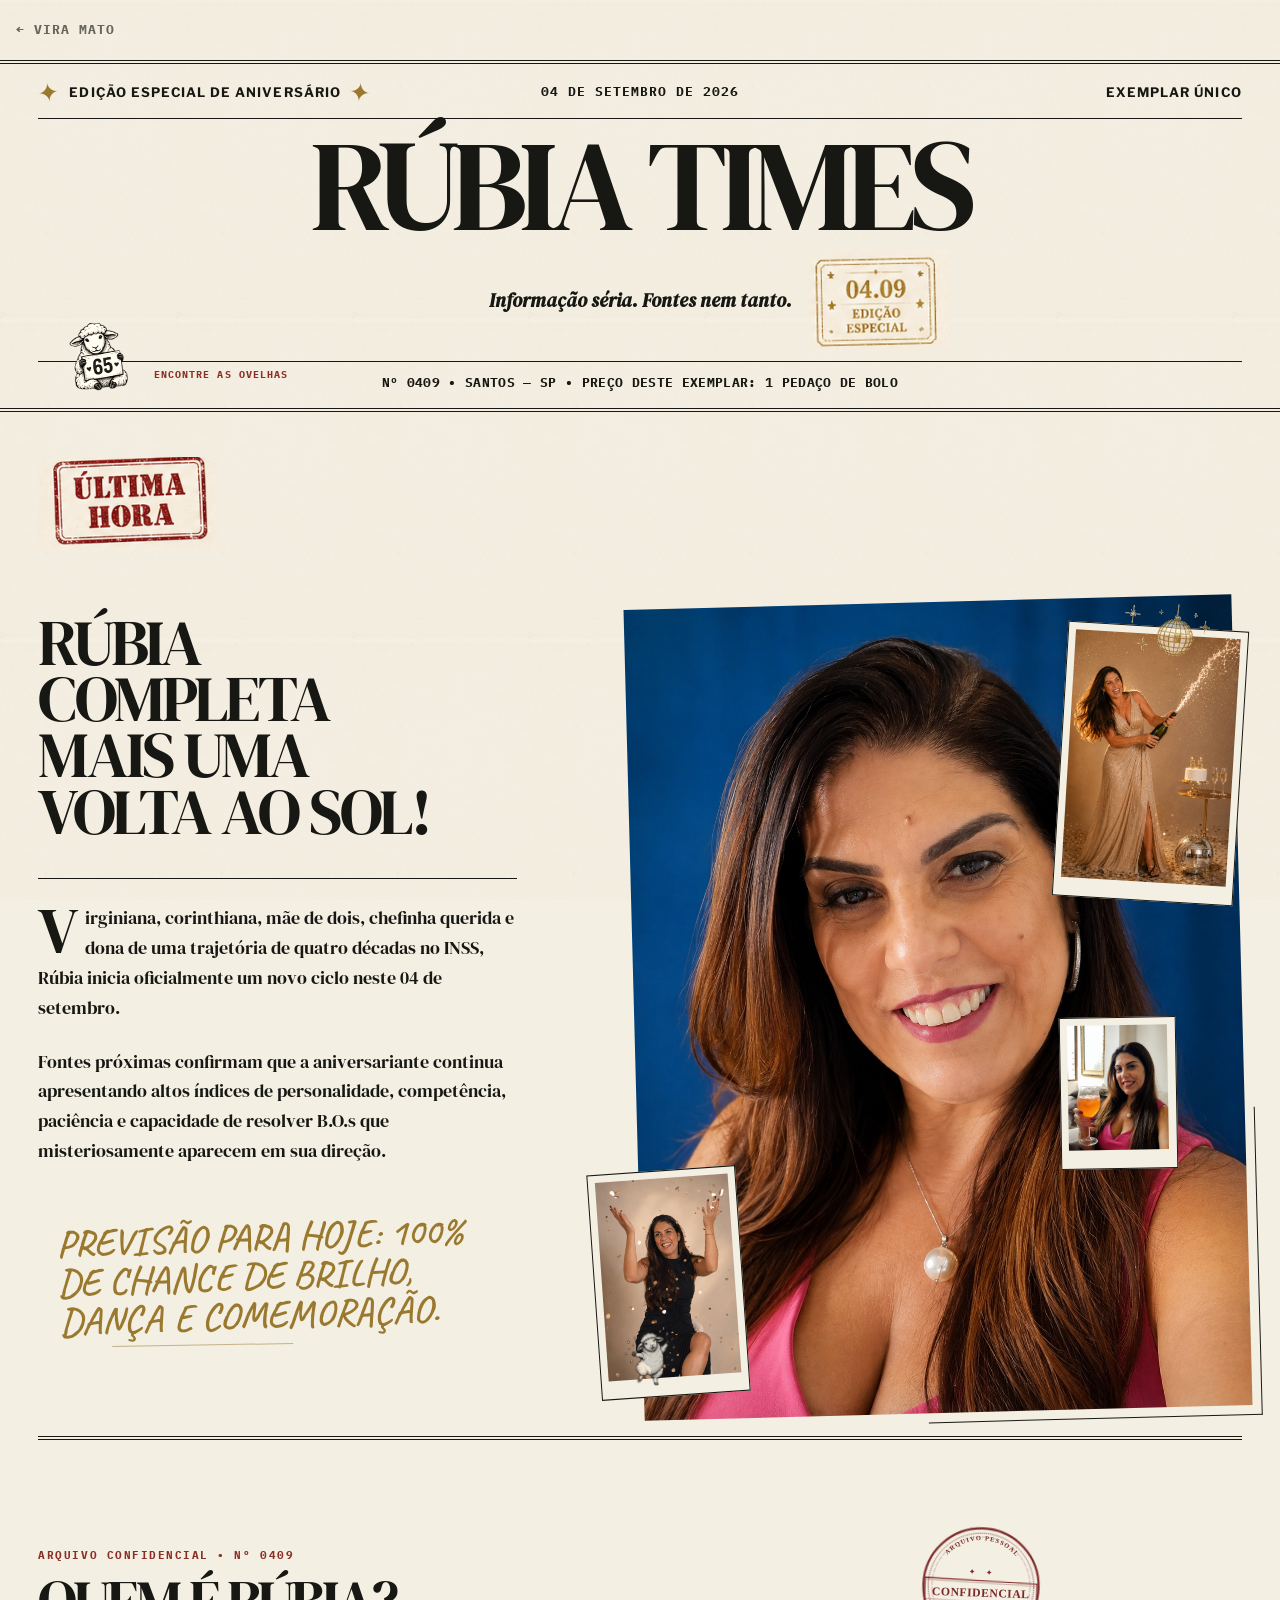
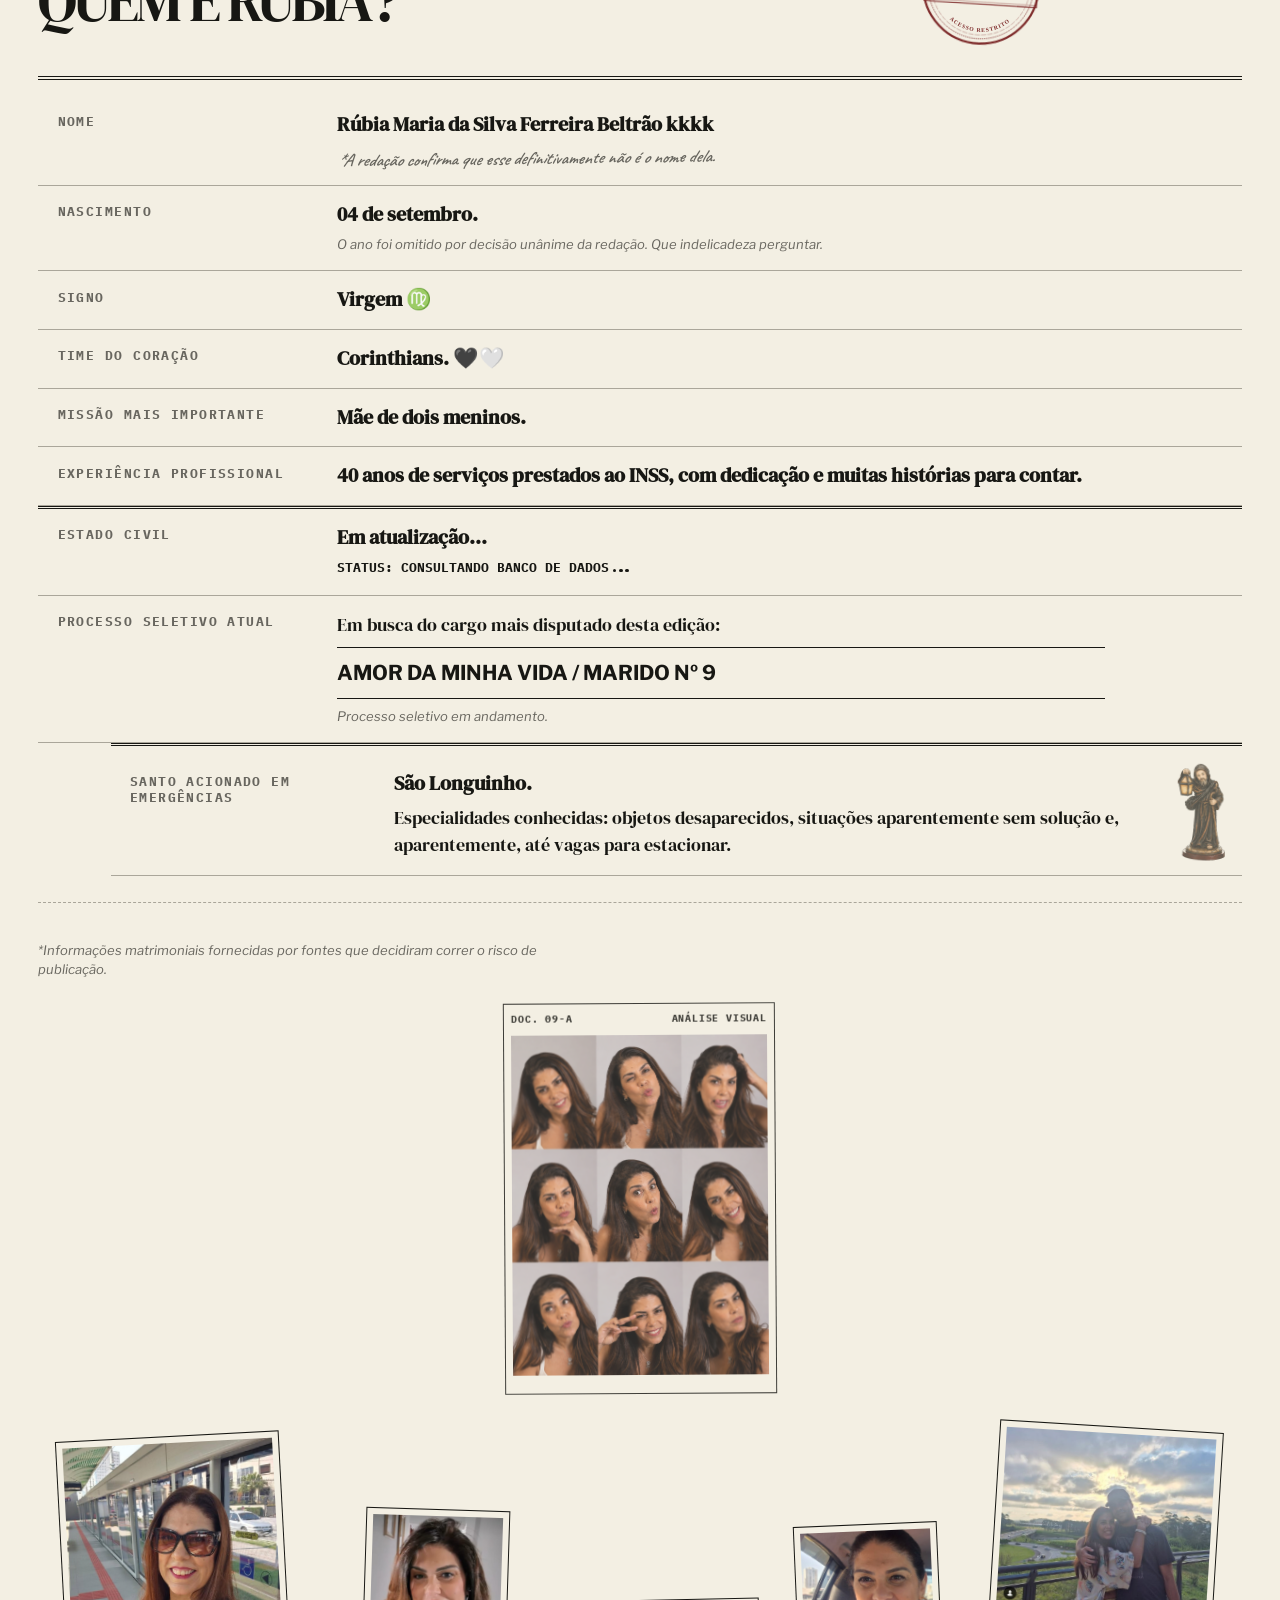
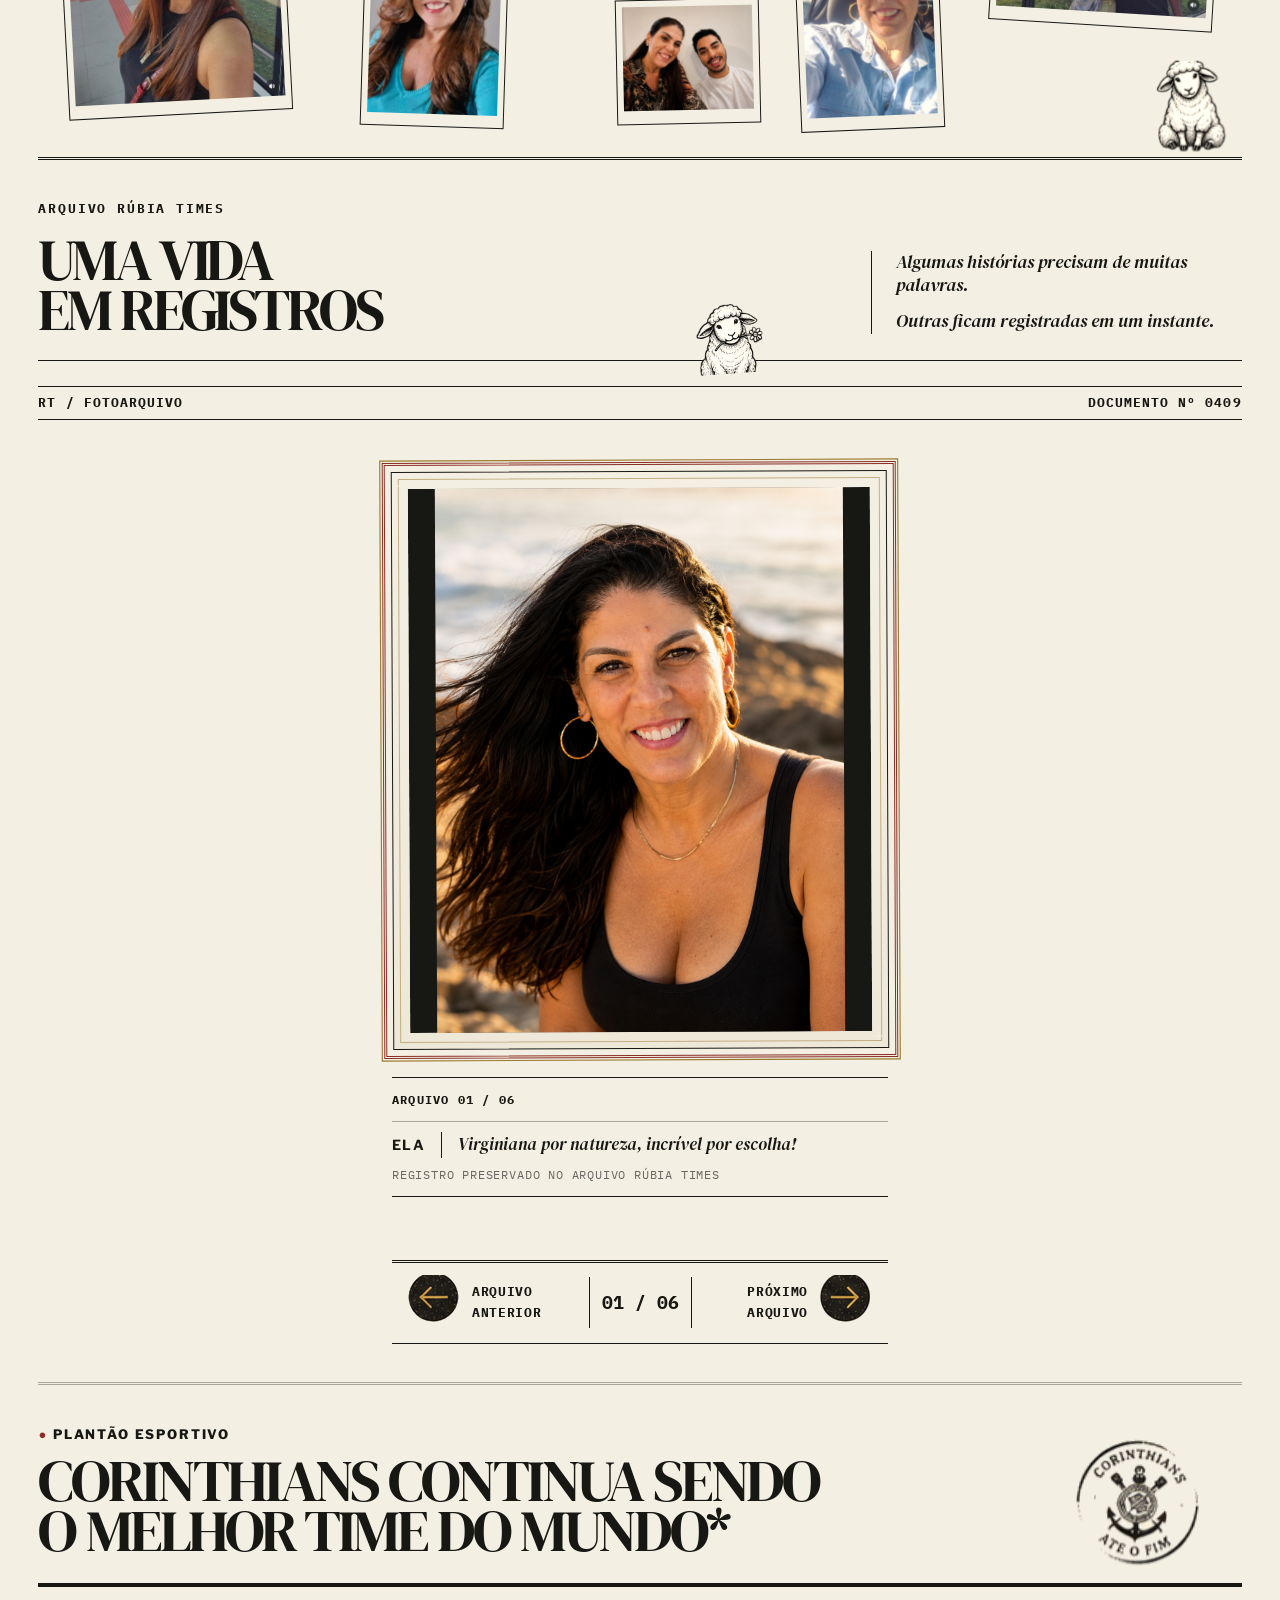
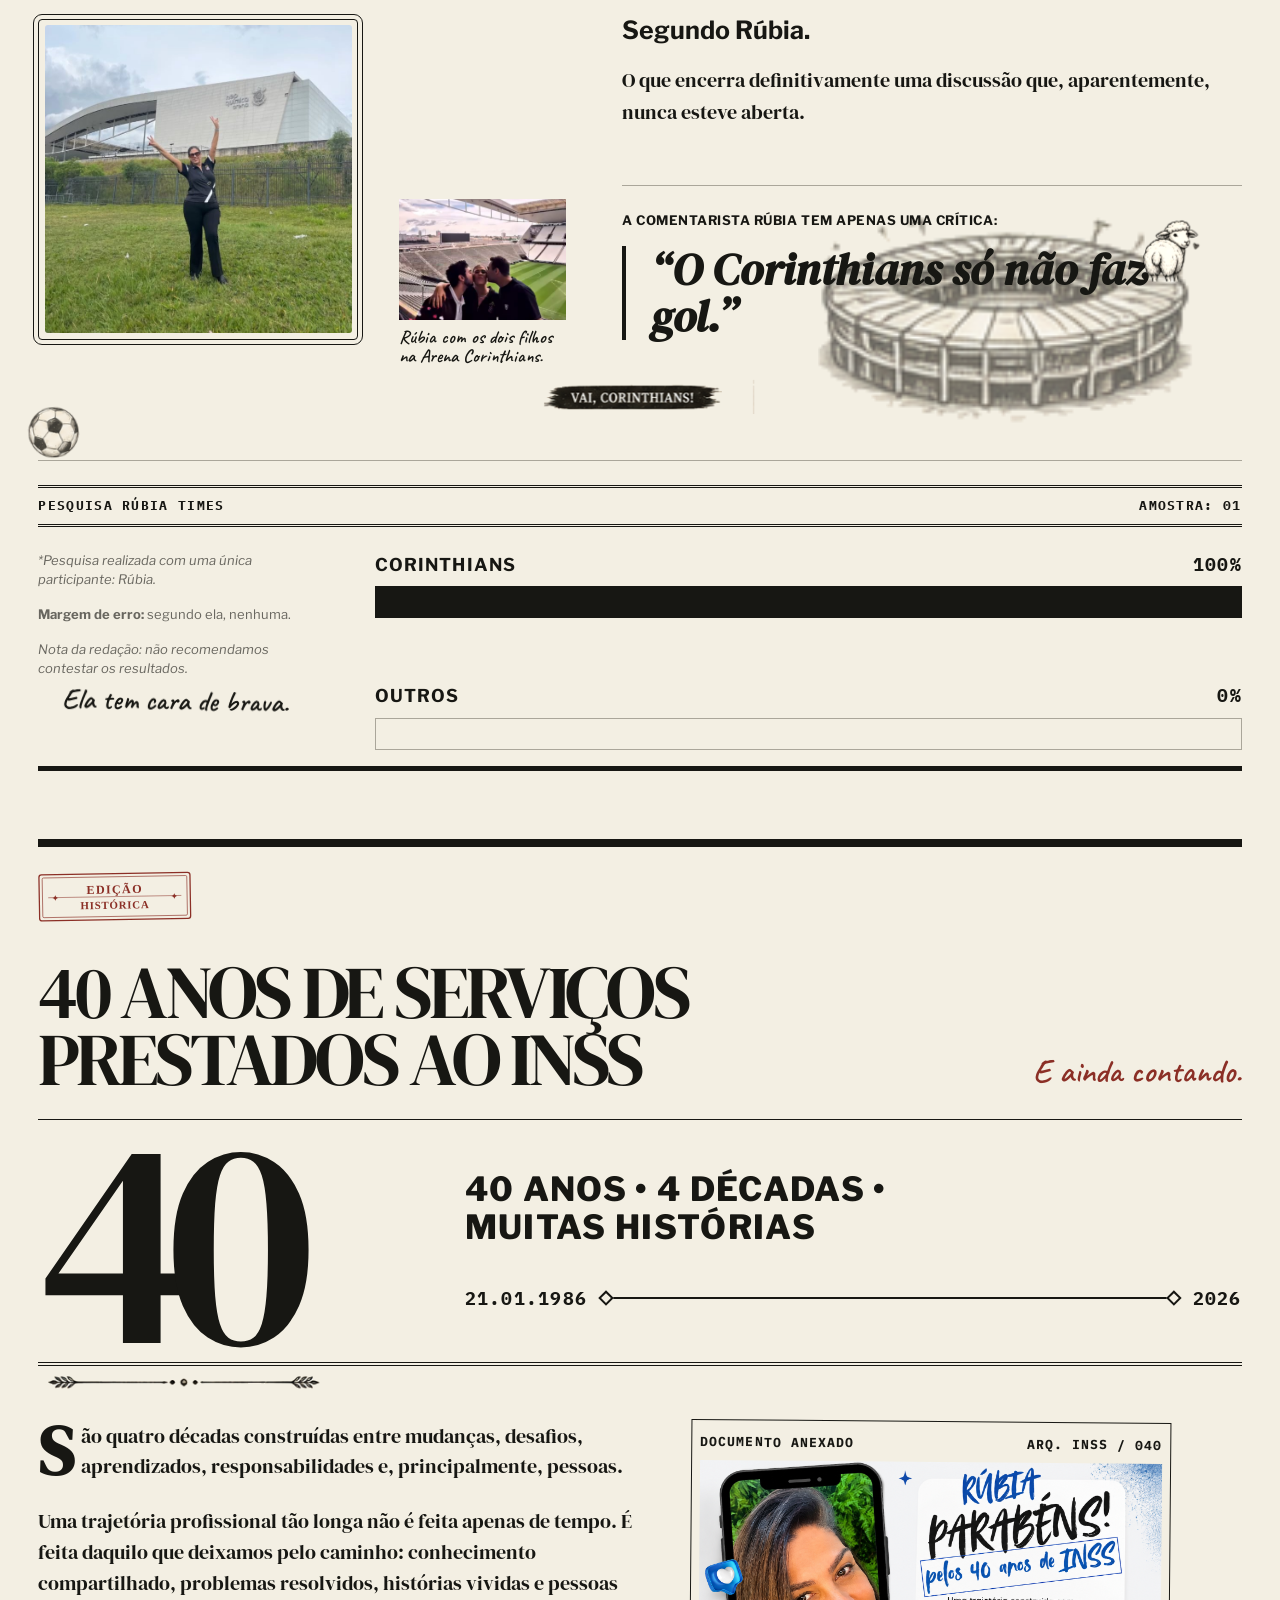
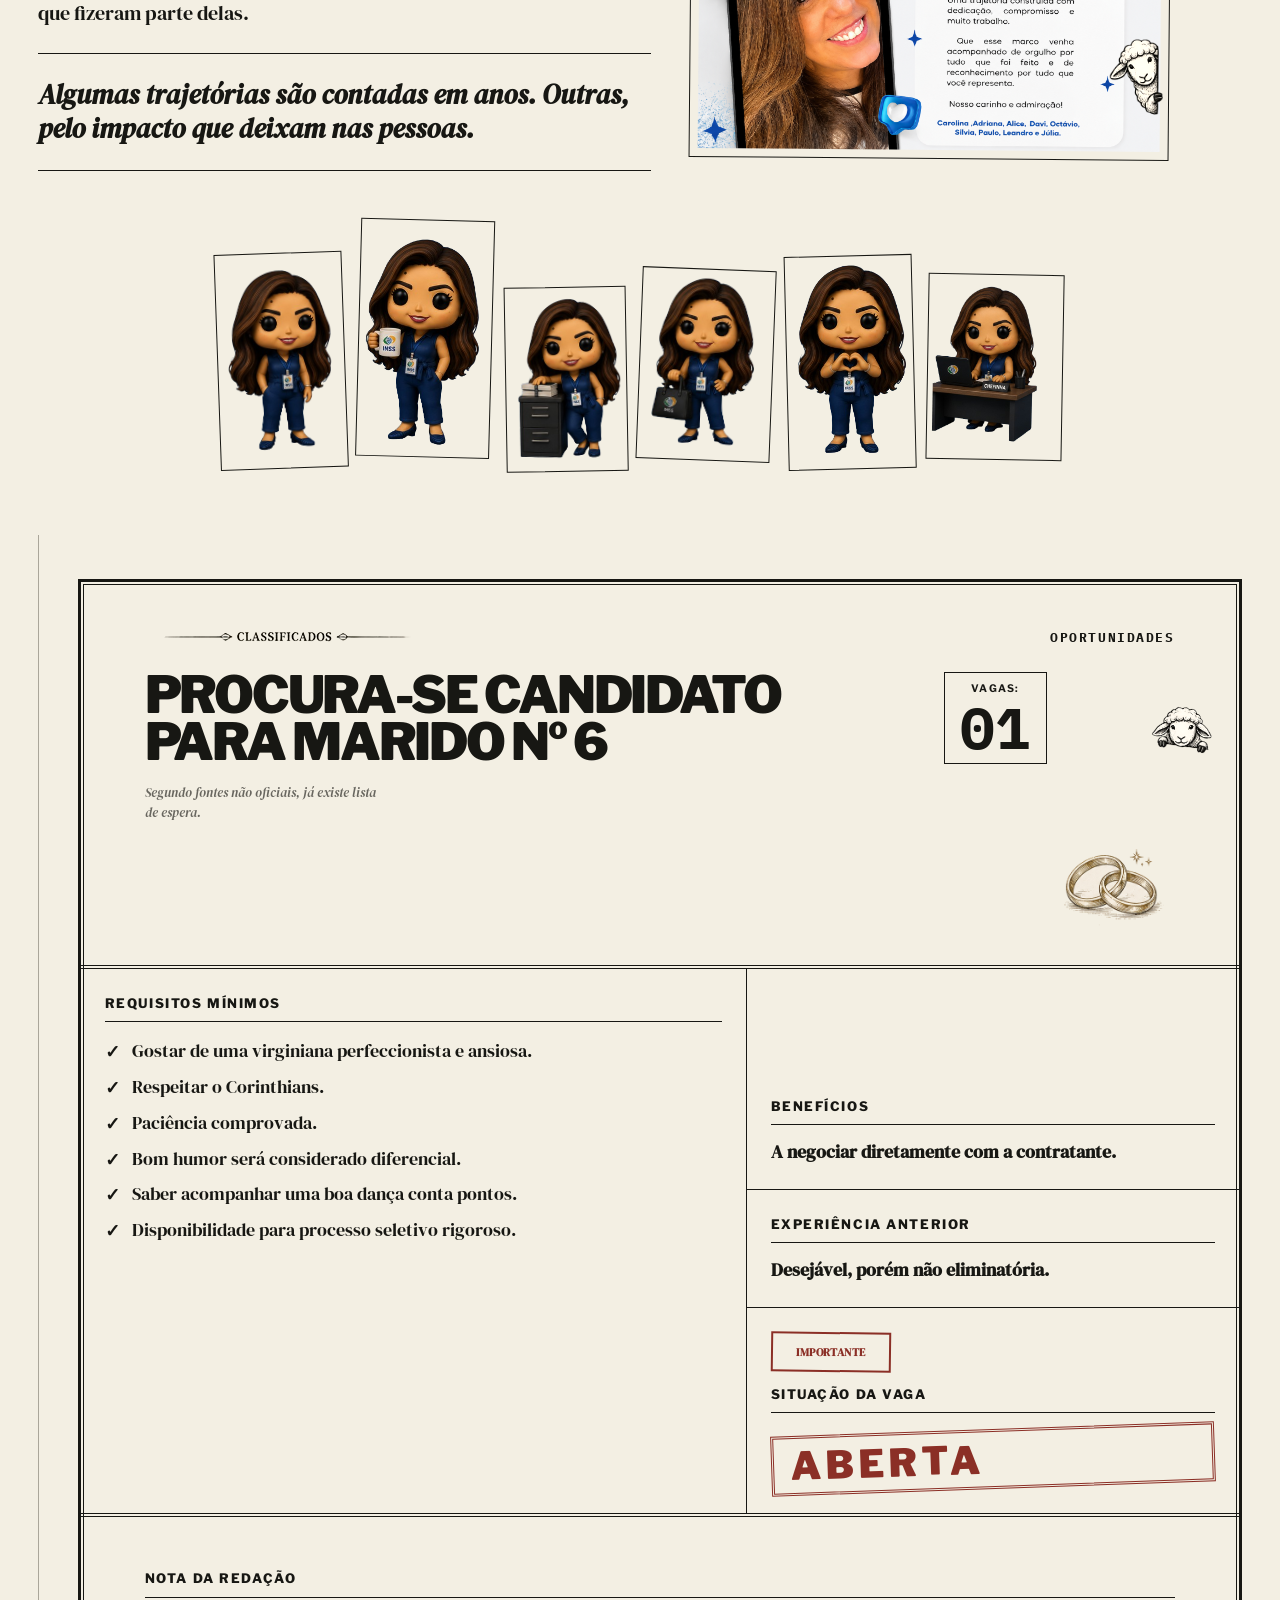
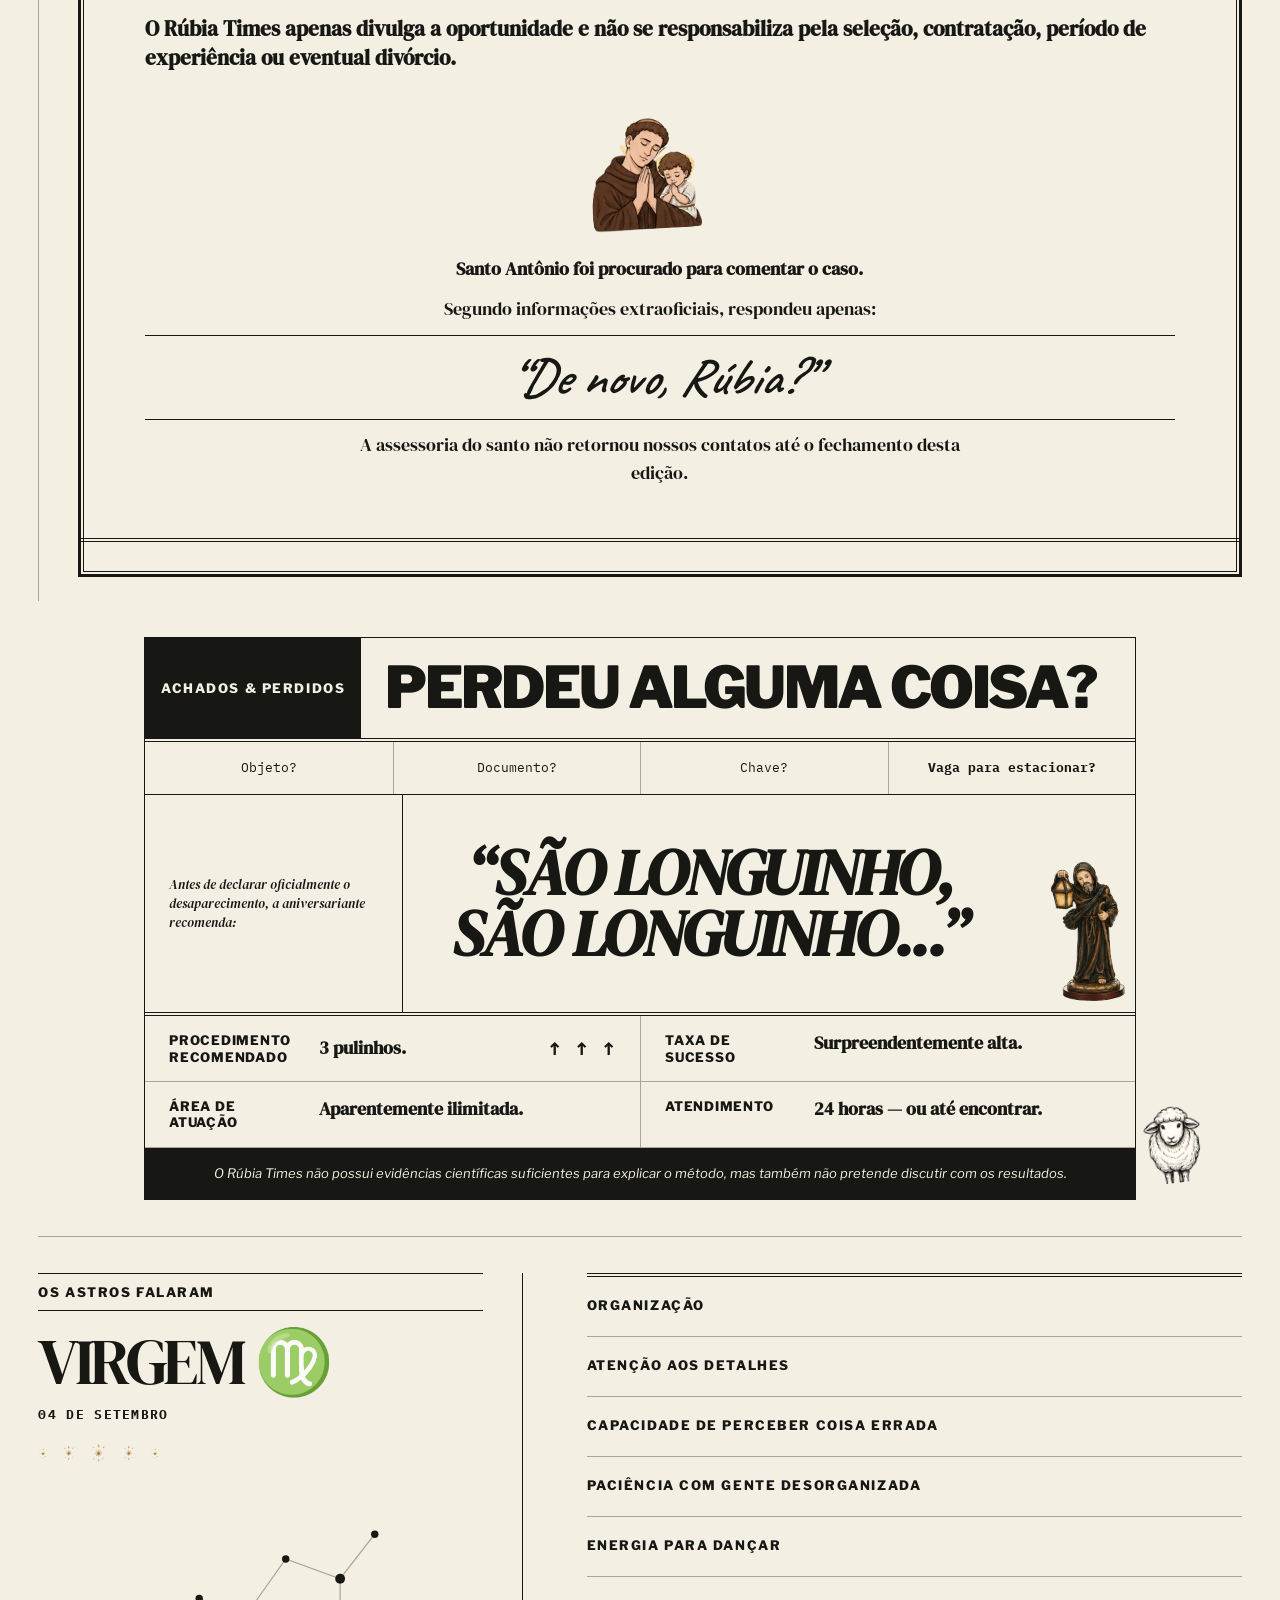
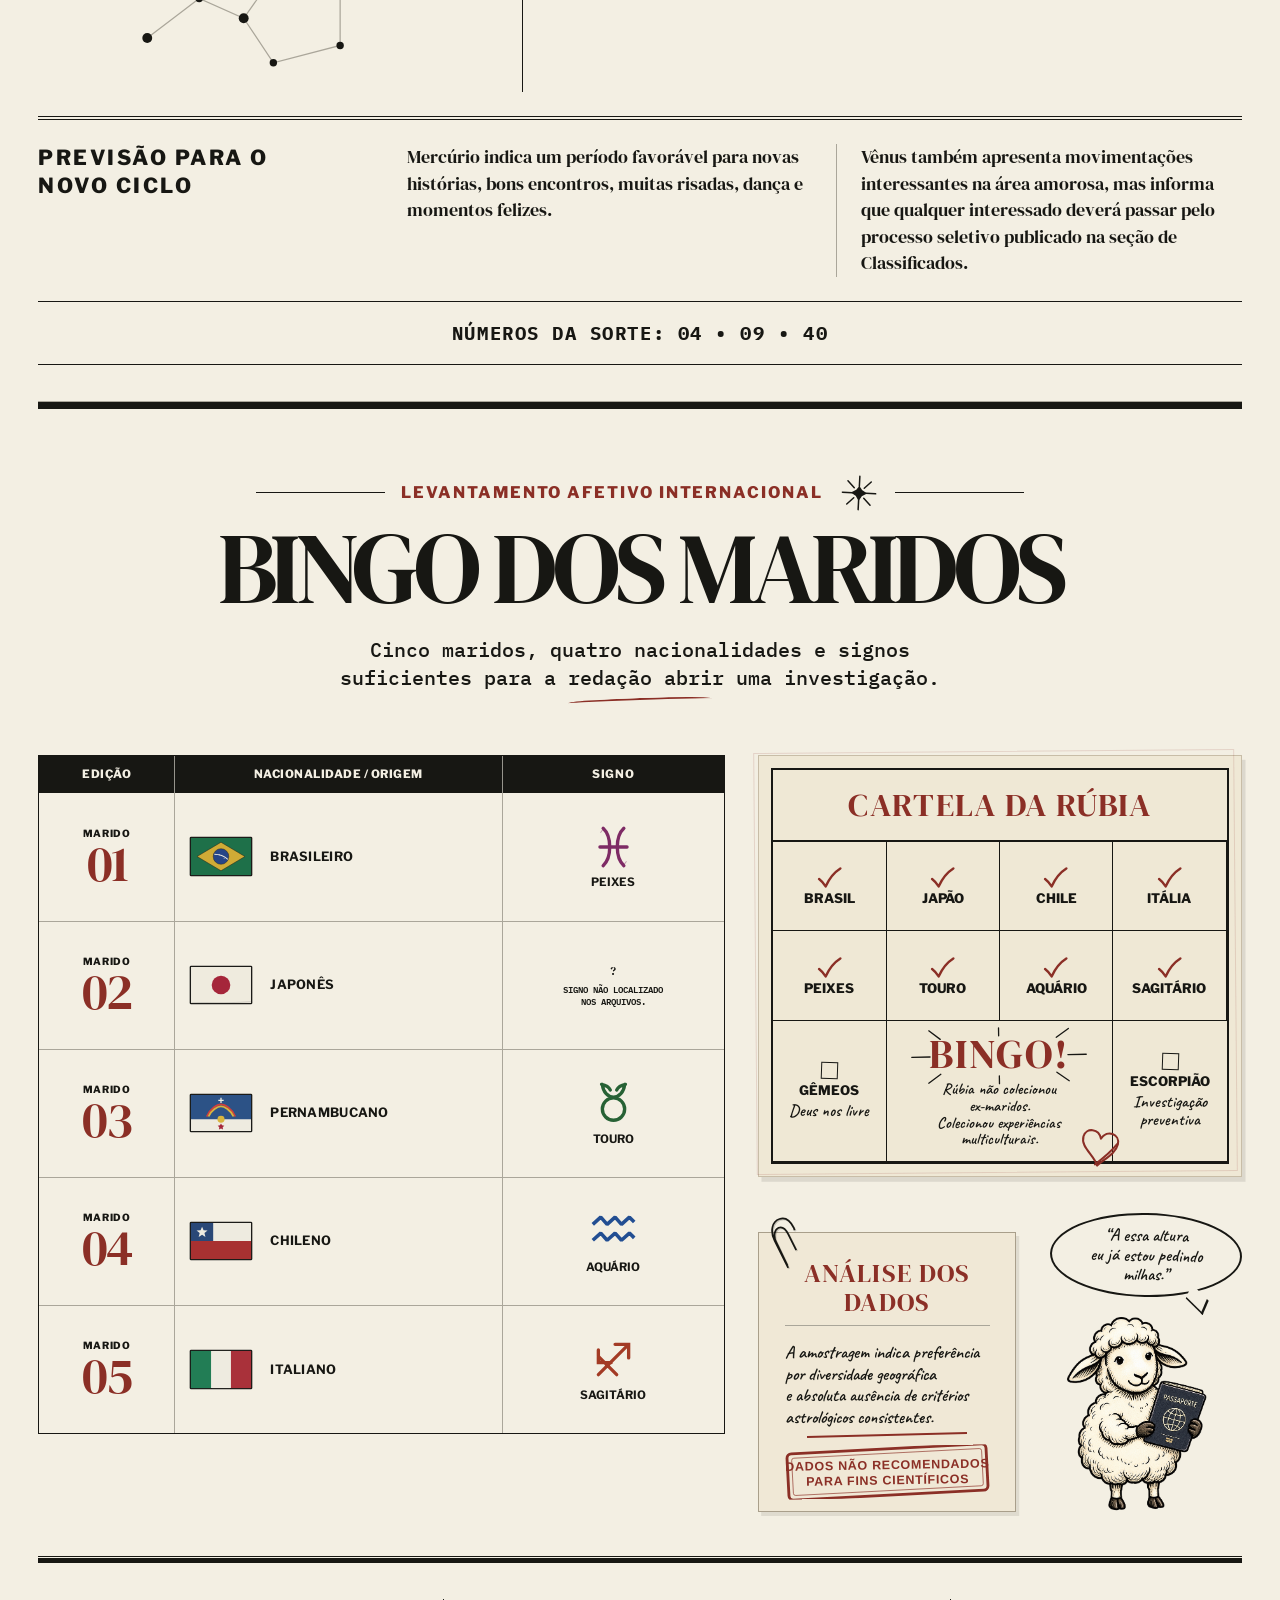
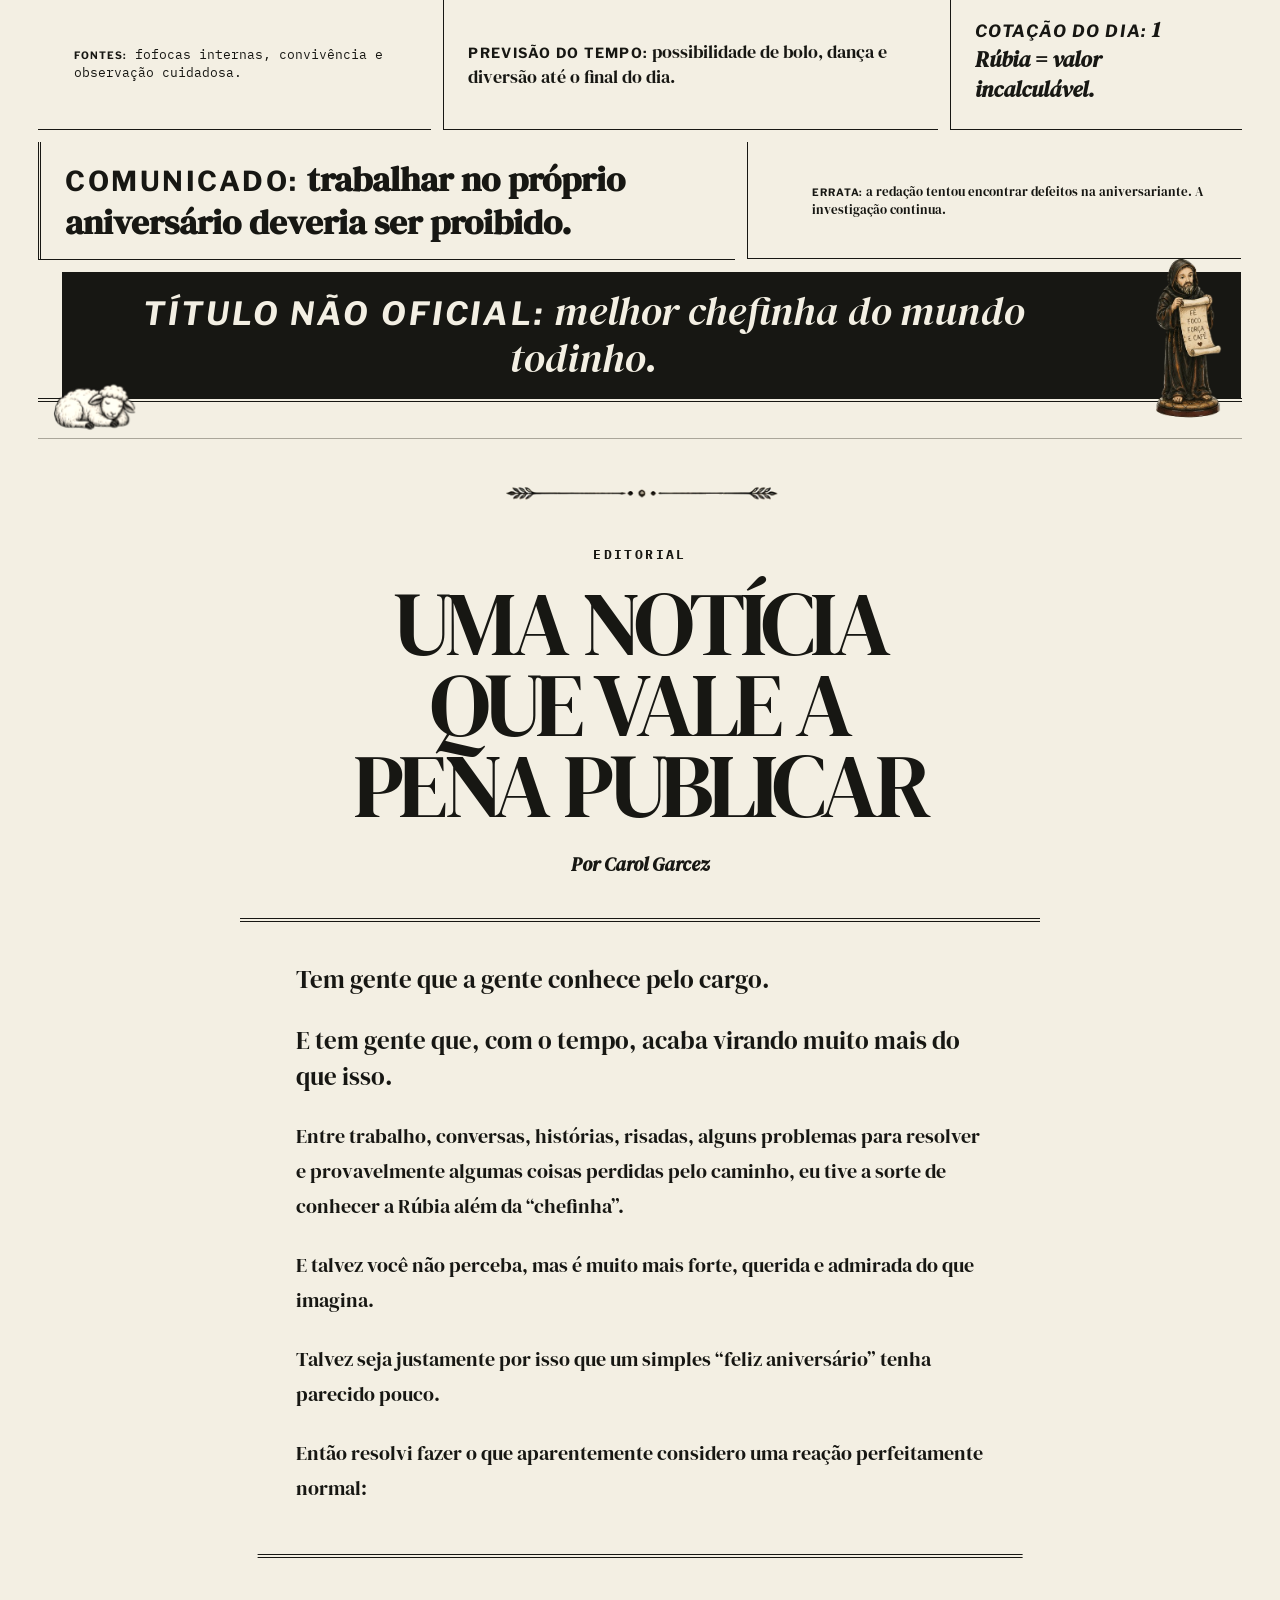
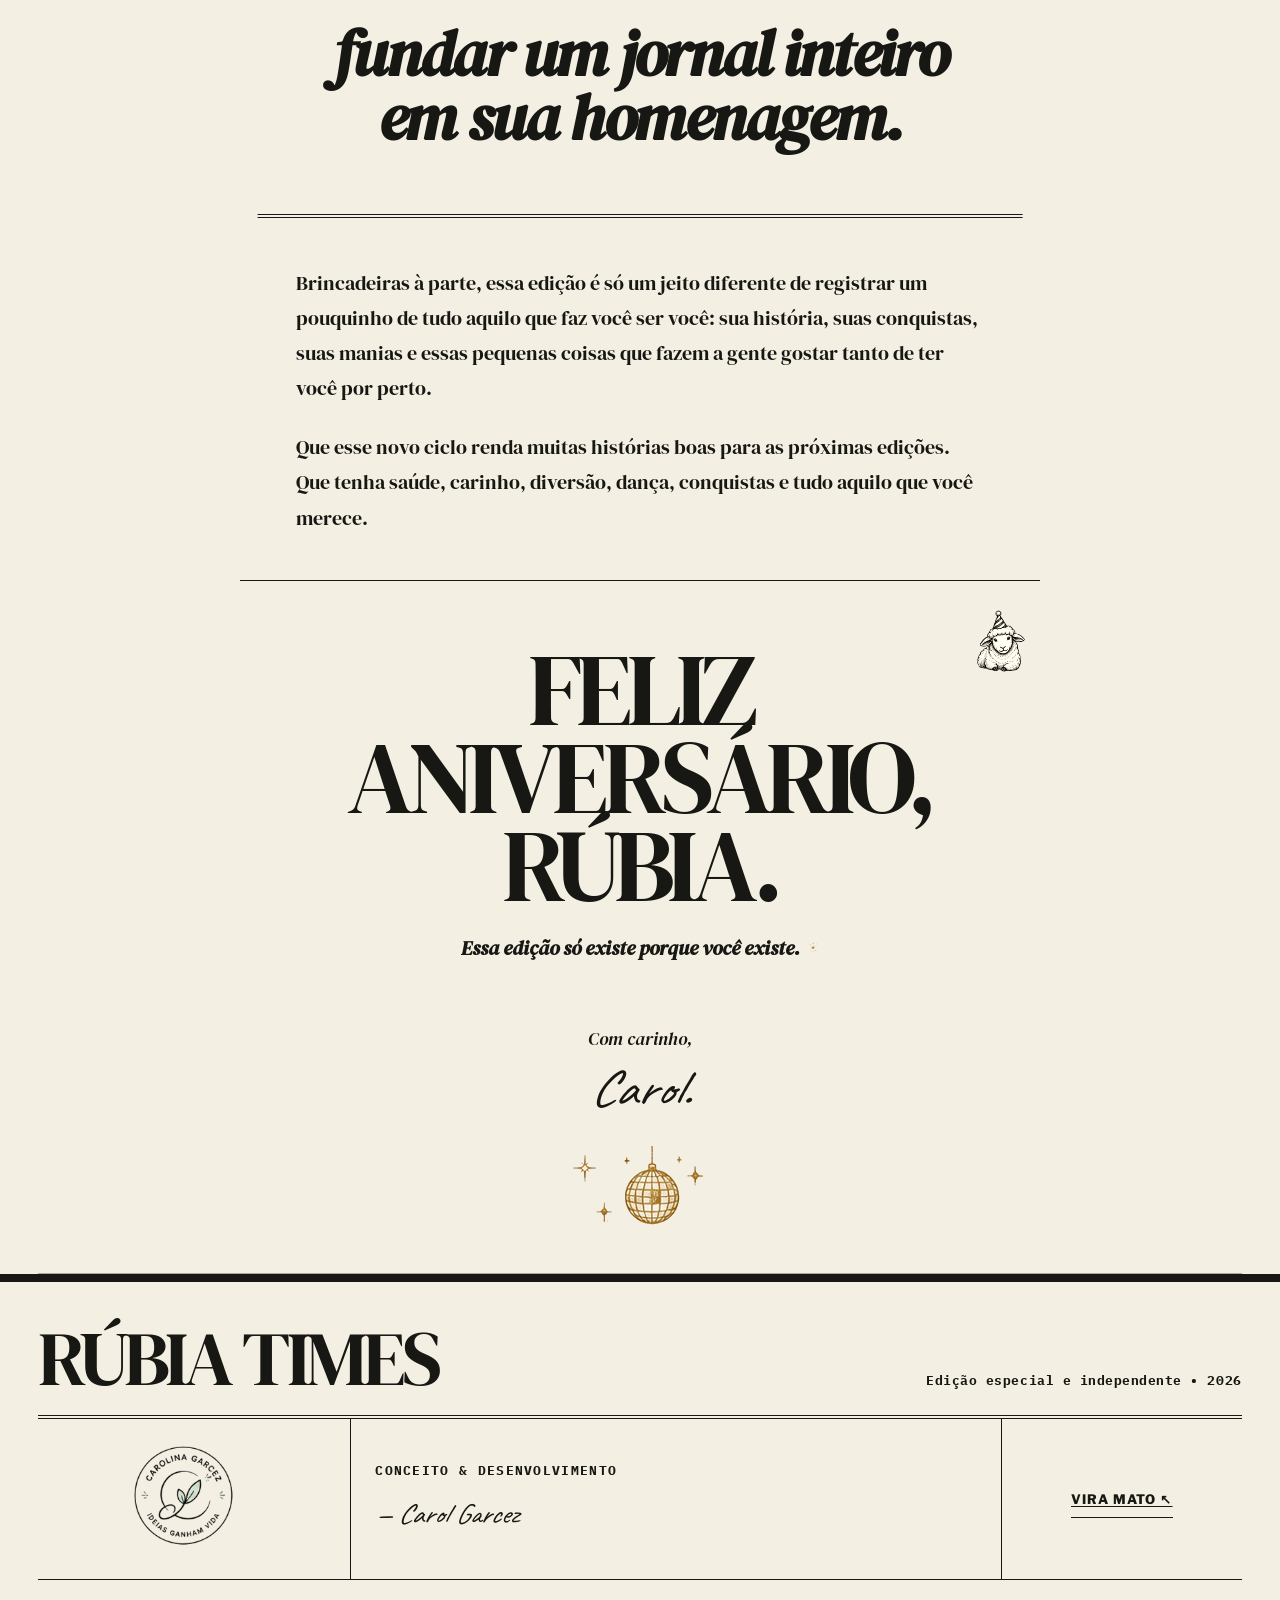
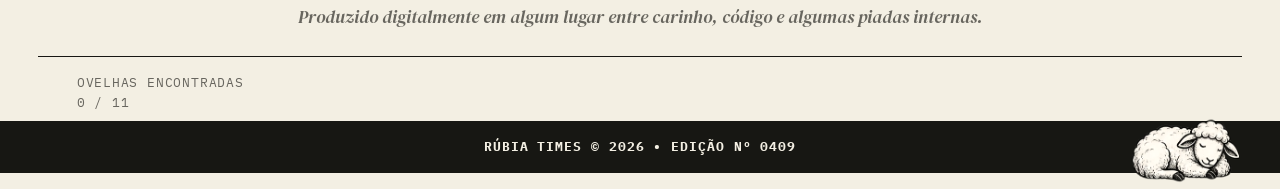
<file: projects/rubia_times/index.html>
<!doctype html>
<html lang="pt-BR">
  <head>
    <meta charset="UTF-8">
    <meta name="viewport" content="width=device-width, initial-scale=1.0">
    <title>Rúbia Times</title>
    <link rel="preconnect" href="https://fonts.googleapis.com">
    <link rel="preconnect" href="https://fonts.gstatic.com" crossorigin>
    <link href="https://fonts.googleapis.com/css2?family=Caveat:wght@400;500;600;700&amp;family=DM+Serif+Display:ital@0;1&amp;family=IBM+Plex+Mono:ital,wght@0,400;0,500;0,600;0,700;1,400&amp;family=Libre+Franklin:ital,wght@0,400;0,500;0,600;0,700;0,800;0,900;1,400;1,600;1,700&amp;display=swap" rel="stylesheet">
    <link rel="stylesheet" href="css/style.css">
    <script src="js/script.js" defer></script>
  </head>
  <body>
    <!-- ========================= MASTHEAD ========================= -->
    <nav class="portfolio-return" aria-label="Navegação externa">
      <a href="../../index.html">← VIRA MATO</a>
    </nav>
    <header id="masthead" class="masthead">
      <div class="editorial-container masthead__inner">
        <div class="masthead__topline">
<p class="masthead__special-edition">
  <span class="masthead__special-star" aria-hidden="true">✦</span>
  <span>EDIÇÃO ESPECIAL DE ANIVERSÁRIO</span>
  <span class="masthead__special-star" aria-hidden="true">✦</span>
</p>          <time datetime="2026-09-04">04 DE SETEMBRO DE 2026</time>
          <p>EXEMPLAR ÚNICO</p>
        </div>
        <h1 class="masthead__title">RÚBIA TIMES</h1>
        <div class="masthead__tagline-row">
          <p class="masthead__tagline">Informação séria. Fontes nem tanto.</p>
          <img class="masthead__edition-stamp" src="asssets/images/editorial/selo-04-09-edicao-especial.png" alt="Selo 04.09 — Edição especial" width="147" height="102">
        </div>
        <p class="masthead__details">Nº 0409 <span aria-hidden="true">•</span> SANTOS — SP <span aria-hidden="true">•</span> PREÇO DESTE EXEMPLAR: 1 PEDAÇO DE BOLO</p>
        <img class="sheep-cameo sheep-cameo--age" src="asssets/images/ovelhas/ovelha-placa-65.png" alt="" width="294" height="223" aria-hidden="true">
        <p class="masthead__sheep-callout">ENCONTRE AS OVELHAS</p>
      </div>
    </header>

    <main>
      <div class="editorial-composition editorial-composition--opening">
     <!-- ========================= ÚLTIMA HORA ========================= -->
<section id="breaking-news" class="breaking-news" aria-label="Última hora">
  <div class="editorial-container breaking-news__inner">

    <img
      class="breaking-news__stamp"
      src="asssets/images/editorial/selo-ultima-hora.png"
      alt="Última Hora"
      width="217"
      height="114"
    >

    <article class="breaking-news__lead">

      <!-- CONTEÚDO EDITORIAL -->
      <div class="breaking-news__story">

        <h2>RÚBIA COMPLETA MAIS UMA VOLTA AO SOL!</h2>

        <div class="breaking-news__copy">
          <p>
            Virginiana, corinthiana, mãe de dois, chefinha querida e dona
            de uma trajetória de quatro décadas no INSS, Rúbia inicia
            oficialmente um novo ciclo neste 04 de setembro.
          </p>

          <p>
            Fontes próximas confirmam que a aniversariante continua
            apresentando altos índices de personalidade, competência,
            paciência e capacidade de resolver B.O.s que misteriosamente
            aparecem em sua direção.
          </p>
        </div>

        <p class="breaking-news__forecast">
          PREVISÃO PARA HOJE: 100% DE CHANCE DE BRILHO, DANÇA E COMEMORAÇÃO.
        </p>

      </div>

      <!-- FOTOGRAFIA PROTAGONISTA -->
      <div class="breaking-news__visual">

        <figure class="breaking-news__photo">
          <img
            src="asssets/img/optimized/hero.jpg"
            alt="Retrato de Rúbia"
            width="1086"
            height="1448"
            fetchpriority="high"
          >
        </figure>

        <figure class="breaking-news__collage-photo breaking-news__collage-photo--family" aria-hidden="true">
          <img src="asssets/img/optimized/champgne.jpg" alt="" width="1023" height="1537">
        </figure>

        <figure class="breaking-news__collage-photo breaking-news__collage-photo--archive" aria-hidden="true">
          <img src="asssets/img/optimized/confete.jpg" alt="" width="1023" height="1537">
        </figure>

        <figure class="breaking-news__collage-photo breaking-news__collage-photo--birthday" aria-hidden="true">
          <img src="asssets/img/optimized/aniversario.jpg" alt="" width="1122" height="1402">
        </figure>

        <img
          class="breaking-news__disco-ball vintage-disco"
          src="asssets/images/editorial/boladisco-transparent.png"
          alt=""
          width="145"
          height="91"
          aria-hidden="true"
        >

        <img
          class="sheep-cameo sheep-cameo--dancing"
          src="asssets/images/ovelhas/ovelha-dancando.png"
          alt=""
          width="316"
          height="247"
          aria-hidden="true"
        >

      </div>

    </article>
  </div>
</section>

      <!-- ========================= DOSSIÊ ========================= -->
      <section id="dossier" class="dossier" aria-labelledby="dossier-title">
        <div class="editorial-container dossier__inner">
          <header class="dossier__header">
            <div>
              <p class="dossier__code">ARQUIVO CONFIDENCIAL <span aria-hidden="true">•</span> Nº 0409</p>
              <h2 id="dossier-title">QUEM É RÚBIA?</h2>
            </div>
            <svg class="dossier__stamp dossier__confidential-seal" role="img" aria-labelledby="confidential-seal-title confidential-seal-desc" viewBox="0 0 240 240" xmlns="http://www.w3.org/2000/svg">
              <title id="confidential-seal-title">Confidencial</title>
              <desc id="confidential-seal-desc">Carimbo vintage de arquivo pessoal com acesso restrito.</desc>
              <defs>
                <path id="confidential-top-arc" d="M 34 120 A 86 86 0 0 1 206 120" />
                <path id="confidential-bottom-arc" d="M 34 120 A 86 86 0 0 0 206 120" />
                <filter id="confidential-ink-wear" x="-8%" y="-8%" width="116%" height="116%">
                  <feTurbulence type="fractalNoise" baseFrequency="0.7" numOctaves="2" seed="9" result="grain" />
                  <feDisplacementMap in="SourceGraphic" in2="grain" scale="0.65" />
                </filter>
              </defs>
              <g fill="none" stroke="currentColor" stroke-linecap="round" filter="url(#confidential-ink-wear)">
                <circle cx="120" cy="120" r="108" stroke-width="4" />
                <circle cx="120" cy="120" r="99" stroke-width="1.5" stroke-dasharray="1 3" opacity="0.9" />
                <circle cx="120" cy="120" r="92" stroke-width="1" stroke-dasharray="8 4" opacity="0.55" />
                <path d="M 15 107 L 225 113 L 225 157 L 15 151 Z" stroke-width="2.2" />
                <path d="M 18 111 L 222 117 M 18 147 L 222 153" stroke-width="0.8" opacity="0.8" />
              </g>
              <g fill="currentColor" font-family="Georgia, 'Times New Roman', serif" text-anchor="middle">
                <text font-size="12" font-weight="700" letter-spacing="2.1"><textPath href="#confidential-top-arc" startOffset="50%">ARQUIVO PESSOAL</textPath></text>
                <text x="104" y="99" font-size="13">✦</text>
                <text x="136" y="99" font-size="13">✦</text>
                <text x="120" y="140" font-size="22" font-weight="700" letter-spacing="0.9">CONFIDENCIAL</text>
                <text font-size="10.5" font-weight="700" letter-spacing="1.7"><textPath href="#confidential-bottom-arc" startOffset="50%">ACESSO RESTRITO</textPath></text>
              </g>
            </svg>
          </header>

          <dl class="dossier__records">
            <div class="dossier__record dossier__record--wide">
              <dt>NOME</dt>
              <dd>
                <strong>Rúbia Maria da Silva Ferreira Beltrão kkkk</strong>
                <small>*A redação confirma que esse definitivamente não é o nome dela.</small>
              </dd>
            </div>

            <div class="dossier__record">
              <dt>NASCIMENTO</dt>
              <dd>
                <strong>04 de setembro.</strong>
                <small>O ano foi omitido por decisão unânime da redação. Que indelicadeza perguntar.</small>
              </dd>
            </div>

            <div class="dossier__record">
              <dt>SIGNO</dt>
              <dd><strong>Virgem ♍</strong></dd>
            </div>

            <div class="dossier__record">
              <dt>TIME DO CORAÇÃO</dt>
              <dd><strong>Corinthians. 🖤🤍</strong></dd>
            </div>

            <div class="dossier__record">
              <dt>MISSÃO MAIS IMPORTANTE</dt>
              <dd><strong>Mãe de dois meninos.</strong></dd>
            </div>

            <div class="dossier__record dossier__record--wide">
              <dt>EXPERIÊNCIA PROFISSIONAL</dt>
              <dd><strong>40 anos de serviços prestados ao INSS, com dedicação e muitas histórias para contar.</strong></dd>
            </div>

            <div class="dossier__record dossier__record--status">
              <dt>ESTADO CIVIL</dt>
              <dd>
                <strong>Em atualização...</strong>
                <span class="dossier__loading">STATUS: CONSULTANDO BANCO DE DADOS<span class="dossier__dots" aria-hidden="true"><i></i><i></i><i></i></span></span>
              </dd>
            </div>

            <div class="dossier__record dossier__record--selection">
              <dt>PROCESSO SELETIVO ATUAL</dt>
              <dd>
                <span>Em busca do cargo mais disputado desta edição:</span>
                <strong>AMOR DA MINHA VIDA / MARIDO Nº 9</strong>
                <small>Processo seletivo em andamento.</small>
              </dd>
            </div>

            <div class="dossier__record dossier__record--saint">
              <dt>SANTO ACIONADO EM EMERGÊNCIAS</dt>
              <dd>
                <strong>São Longuinho.</strong>
                <span>Especialidades conhecidas: objetos desaparecidos, situações aparentemente sem solução e, aparentemente, até vagas para estacionar.</span>
              </dd>
              <img class="saint-cameo saint-cameo--dossier" src="asssets/images/sao-longuinho/sao-longuinho-com-lanterna.png" alt="" width="208" height="453" aria-hidden="true" loading="lazy" decoding="async">
            </div>
          </dl>

          <div class="dossier__attachments">
            <p class="dossier__source">*Informações matrimoniais fornecidas por fontes que decidiram correr o risco de publicação.</p>

            <figure class="dossier__expression-file">
              <div class="dossier__expression-meta" aria-hidden="true">
                <span>DOC. 09-A</span>
                <span>ANÁLISE VISUAL</span>
              </div>
              <img src="asssets/img/Documento_mosaico.png" alt="Mosaico com nove expressões diferentes de Rúbia" width="1086" height="1448" loading="lazy" decoding="async">
              <figcaption>FICHA DE EXPRESSÕES — DOCUMENTO EXTRA</figcaption>
            </figure>
            <div class="dossier__found-photos" aria-label="Fotografias encontradas no arquivo pessoal">
              <figure class="dossier__found-photo dossier__found-photo--medium dossier__found-photo--daily">
                <img src="asssets/img/cotidiano.jpeg" alt="" width="720" height="540" aria-hidden="true" loading="lazy" decoding="async">
              </figure>
              <figure class="dossier__found-photo dossier__found-photo--medium dossier__found-photo--family">
                <img src="asssets/img/reserva-familia-2.jpeg" alt="" width="720" height="540" aria-hidden="true" loading="lazy" decoding="async">
              </figure>
              <figure class="dossier__found-photo dossier__found-photo--small dossier__found-photo--family-reserve">
                <img src="asssets/img/reserva-familia.png" alt="" width="720" height="540" aria-hidden="true" loading="lazy" decoding="async">
              </figure>
              <figure class="dossier__found-photo dossier__found-photo--small dossier__found-photo--daily-detail">
                <img src="asssets/img/cotidiano1.jpeg" alt="" width="720" height="540" aria-hidden="true" loading="lazy" decoding="async">
              </figure>
              <figure class="dossier__found-photo dossier__found-photo--small dossier__found-photo--archive">
                <img src="asssets/img/arquivo _secundario.jpeg" alt="" width="720" height="540" aria-hidden="true" loading="lazy" decoding="async">
              </figure>
            </div>
          </div>
          <img class="sheep-cameo sheep-cameo--seated" src="asssets/images/ovelhas/ovelha-sentada.png" alt="" width="205" height="225" aria-hidden="true">
        </div>
      </section>
      <!-- ========================= ARQUIVO FOTOGRÁFICO ========================= -->
      </div>
      <section id="photo-archive" class="photo-archive" aria-labelledby="photo-archive-title">
        <div class="editorial-container photo-archive__inner">
          <header class="photo-archive__header">
            <p class="photo-archive__kicker">ARQUIVO RÚBIA TIMES</p>
            <h2 id="photo-archive-title">UMA VIDA EM REGISTROS</h2>
            <div class="photo-archive__intro">
              <p>Algumas histórias precisam de muitas palavras.</p>
              <p>Outras ficam registradas em um instante.</p>
            </div>
          </header>

          <div class="archive-carousel" tabindex="0" role="region" aria-roledescription="carrossel" aria-label="Arquivo fotográfico de Rúbia">
            <div class="archive-carousel__metadata" aria-hidden="true">
              <span>RT / FOTOARQUIVO</span>
              <span>DOCUMENTO Nº 0409</span>
            </div>

      <figure class="archive-carousel__figure">

  <div class="archive-carousel__record">

    <div class="archive-carousel__image-frame">
      <span
        class="archive-carousel__mark archive-carousel__mark--top"
        aria-hidden="true"
      >+</span>

      <img
        class="archive-carousel__image"
        src="asssets/img/Arquivo_01.png"
        alt="Retrato de Rúbia ao ar livre"
        width="1086"
        height="1448"
      >

      <p class="archive-carousel__placeholder" hidden>
        FOTOGRAFIA PENDENTE
      </p>

      <span
        class="archive-carousel__mark archive-carousel__mark--bottom"
        aria-hidden="true"
      >+</span>
    </div>

    <figcaption
      class="archive-carousel__caption"
      aria-live="polite"
      aria-atomic="true"
    >
      <span class="archive-carousel__file">
        ARQUIVO 01 / 06
      </span>

      <strong class="archive-carousel__category">
        ELA
      </strong>

      <span class="archive-carousel__description">
        Virginiana por natureza, incrível por escolha!
      </span>

      <span class="archive-carousel__annotation">
        REGISTRO PRESERVADO NO ARQUIVO RÚBIA TIMES
      </span>
    </figcaption>

  </div>

</figure>

            <div class="archive-carousel__controls">
              <button class="archive-carousel__button archive-carousel__button--previous" type="button" aria-label="Exibir arquivo anterior"><span class="archive-carousel__arrow archive-carousel__arrow--previous" aria-hidden="true"></span><span>ARQUIVO ANTERIOR</span></button>
              <p class="archive-carousel__counter" aria-label="Arquivo 1 de 6"><span>01</span> / <span>06</span></p>
              <button class="archive-carousel__button archive-carousel__button--next" type="button" aria-label="Exibir próximo arquivo"><span>PRÓXIMO ARQUIVO</span><span class="archive-carousel__arrow archive-carousel__arrow--next" aria-hidden="true"></span></button>
            </div>
          </div>

          <div class="sheep-spot sheep-spot--archive">
            <button class="sheep-button" type="button" data-sheep-id="1" aria-label="Ovelha escondida próxima ao arquivo fotográfico" aria-pressed="false">
              <img class="sheep-illustration" src="asssets/images/ovelhas/ovelha-com-flor.png" alt="" width="237" height="195" aria-hidden="true">
            </button>
            <span class="sheep-message" role="status" hidden>bé.</span>
          </div>
        </div>
      </section>
      <!-- ========================= ESPORTES ========================= -->
      <div class="editorial-composition editorial-composition--lower">
      <section id="sports" class="sports" aria-labelledby="sports-title">
        <div class="editorial-container sports__inner">
          <header class="sports__header">
            <p class="sports__kicker"><span aria-hidden="true">●</span> PLANTÃO ESPORTIVO</p>
            <h2 id="sports-title">CORINTHIANS CONTINUA SENDO O MELHOR TIME DO MUNDO*</h2>
            <img class="sports__emblem" src="asssets/images/corinthians/emblema-transparent.png" alt="Emblema do Corinthians em estilo editorial" width="145" height="145" loading="lazy" decoding="async">
          </header>

          <div class="sports__lead">
            <article class="sports__story">
              <p class="sports__byline"><strong>Segundo Rúbia.</strong></p>
              <p>O que encerra definitivamente uma discussão que, aparentemente, nunca esteve aberta.</p>

              <div class="sports__commentary">
                <p><strong>A comentarista Rúbia tem apenas uma crítica:</strong></p>
                <blockquote>“O Corinthians só não faz gol.”</blockquote>
              </div>
            </article>

            <figure class="sports__main-photo">
              <img src="asssets/img/torcedora.jpeg" alt="Rúbia em frente à Neo Química Arena" width="720" height="720" loading="lazy" decoding="async">
            </figure>

            <figure class="sports__photo polaroid-print polaroid-print--family">
              <img src="asssets/img/filhos.jpeg" alt="Rúbia recebendo o carinho dos dois filhos na Arena Corinthians" width="720" height="540" loading="lazy" decoding="async">
              <figcaption>Rúbia com os dois filhos na Arena Corinthians.</figcaption>
            </figure>
          </div>

          <div class="sports__illustrations" aria-label="Ilustrações editoriais do Corinthians">
            <img class="sports__ball" src="asssets/images/corinthians/bola-vintage-transparent.png" alt="Bola de futebol em estilo de gravura" width="87" height="84" loading="lazy" decoding="async">
            <img class="sports__vai" src="asssets/images/corinthians/vai-transparent.png" alt="Vai, Corinthians!" width="290" height="59" loading="lazy" decoding="async">
            <img class="sports__stadium" src="asssets/images/corinthians/estadio-transparent.png" alt="Gravura do estádio do Corinthians" width="259" height="145" loading="lazy" decoding="async">
          </div>

          <section class="sports-poll" aria-labelledby="sports-poll-title">
            <header class="sports-poll__header">
              <p>PESQUISA RÚBIA TIMES</p>
              <span>AMOSTRA: 01</span>
            </header>
            <h3 id="sports-poll-title" class="visually-hidden">Resultado da pesquisa Rúbia Times</h3>

            <div class="sports-poll__results">
              <div class="sports-poll__result">
                <div class="sports-poll__label">
                  <strong>CORINTHIANS</strong>
                  <span>100%</span>
                </div>
                <div class="sports-poll__track" role="progressbar" aria-label="Corinthians" aria-valuemin="0" aria-valuemax="100" aria-valuenow="100">
                  <span class="sports-poll__bar sports-poll__bar--full"></span>
                  <span class="sports-poll__celebration" aria-hidden="true"></span>
                </div>
              </div>

              <div class="sports-poll__result">
                <div class="sports-poll__label">
                  <strong>OUTROS</strong>
                  <span>0%</span>
                </div>
                <div class="sports-poll__track sports-poll__track--empty" role="progressbar" tabindex="0" aria-label="Outros" aria-valuemin="0" aria-valuemax="100" aria-valuenow="0">
                  <span class="sports-poll__bar sports-poll__bar--empty"></span>
                  <span class="sports-poll__boo" role="status">Uhhh!</span>
                </div>
              </div>
            </div>

            <div class="sports-poll__notes">
              <p><em>*Pesquisa realizada com uma única participante: Rúbia.</em></p>
              <p><strong>Margem de erro:</strong> segundo ela, nenhuma.</p>
<p>
  <em>
    Nota da redação: não recomendamos contestar os resultados.
    <span class="sports-poll__hand-note">Ela tem cara de brava.</span>
  </em>
</p>            </div>
          </section>
          <img class="sheep-cameo sheep-cameo--back" src="asssets/images/ovelhas/ovelha-de-costas.png" alt="" width="237" height="202" aria-hidden="true">
        </div>
      </section>
      <!-- ========================= HISTÓRIA DO INSS ========================= -->
      <section id="inss-history" class="inss-history" aria-labelledby="inss-history-title">
        <div class="editorial-container inss-history__inner">
          <header class="inss-history__header">
            <svg class="inss-history__kicker inss-history__historic-seal" role="img" aria-label="Edição histórica" viewBox="0 0 240 76" xmlns="http://www.w3.org/2000/svg">
              <rect x="2" y="2" width="236" height="72" rx="4" fill="none" stroke="currentColor" stroke-width="2"/>
              <rect x="7" y="7" width="226" height="62" rx="2" fill="none" stroke="currentColor" stroke-width="1"/>
              <path d="M16 38h208" stroke="currentColor" stroke-width="1" opacity=".8"/>
              <text x="120" y="33" text-anchor="middle" fill="currentColor" font-family="Georgia, serif" font-size="19" font-weight="700" letter-spacing="2">EDIÇÃO</text>
              <text x="120" y="57" text-anchor="middle" fill="currentColor" font-family="Georgia, serif" font-size="17" font-weight="700" letter-spacing="1.2">HISTÓRICA</text>
              <text x="22" y="43" fill="currentColor" font-size="12">✦</text>
              <text x="207" y="43" fill="currentColor" font-size="12">✦</text>
            </svg>
            <h2 id="inss-history-title">40 ANOS DE SERVIÇOS PRESTADOS AO INSS</h2>
            <p class="inss-history__subhead"><strong>E ainda contando.</strong></p>
          </header>

          <div class="inss-history__milestone">
            <p class="inss-history__number" aria-label="40 anos">40</p>
            <div class="inss-history__chronology">
              <p class="inss-history__decades">40 ANOS <span aria-hidden="true">•</span> 4 DÉCADAS <span aria-hidden="true">•</span> MUITAS HISTÓRIAS</p>
              <div class="inss-history__timeline" aria-label="De 21 de janeiro de 1986 a 2026">
                <time datetime="1986-01-21">21.01.1986</time>
                <span aria-hidden="true"></span>
                <time datetime="2026">2026</time>
              </div>
            </div>
          </div>

          <img class="special-divider" src="asssets/images/editorial/divisor-especial-transparent.png" alt="" width="307" height="29" aria-hidden="true" loading="lazy" decoding="async">

          <article class="inss-history__article">
            <div class="inss-history__copy">
              <p>São quatro décadas construídas entre mudanças, desafios, aprendizados, responsabilidades e, principalmente, pessoas.</p>
              <p>Uma trajetória profissional tão longa não é feita apenas de tempo. É feita daquilo que deixamos pelo caminho: conhecimento compartilhado, problemas resolvidos, histórias vividas e pessoas que fizeram parte delas.</p>
              <p class="inss-history__closing"><strong>Algumas trajetórias são contadas em anos. Outras, pelo impacto que deixam nas pessoas.</strong></p>

              <figure class="inss-history__toy">
                <img src="asssets/img/toy.png" alt="Bonequinha de Rúbia caracterizada como profissional do INSS" width="1388" height="1133" loading="lazy" decoding="async">
                <figcaption>ANEXO 01 <span aria-hidden="true">•</span> MINIATURA INSS</figcaption>
              </figure>
            </div>

            <div class="inss-toy-collection" aria-label="Coleção de registros comemorativos da Rúbia no INSS">
              <figure class="inss-toy-record inss-toy-record--one"><img src="asssets/img/1.png" alt="" aria-hidden="true" width="243" height="414" loading="lazy" decoding="async"></figure>
              <figure class="inss-toy-record inss-toy-record--two"><img src="asssets/img/2.png" alt="" aria-hidden="true" width="224" height="403" loading="lazy" decoding="async"></figure>
              <figure class="inss-toy-record inss-toy-record--three"><img src="asssets/img/3.png" alt="" aria-hidden="true" width="237" height="362" loading="lazy" decoding="async"></figure>
              <figure class="inss-toy-record inss-toy-record--four"><img src="asssets/img/4.png" alt="" aria-hidden="true" width="245" height="349" loading="lazy" decoding="async"></figure>
              <figure class="inss-toy-record inss-toy-record--five"><img src="asssets/img/5.png" alt="" aria-hidden="true" width="219" height="370" loading="lazy" decoding="async"></figure>
              <figure class="inss-toy-record inss-toy-record--six"><img src="asssets/img/6.png" alt="" aria-hidden="true" width="408" height="553" loading="lazy" decoding="async"></figure>
            </div>

            <figure class="inss-history__document">
              <div class="inss-history__document-meta" aria-hidden="true">
                <span>DOCUMENTO ANEXADO</span>
                <span>ARQ. INSS / 040</span>
              </div>
              <img src="asssets/img/inss.png" alt="Cartão comemorativo em homenagem aos 40 anos de trabalho de Rúbia no INSS" width="1590" height="989" loading="lazy" decoding="async">
              <img class="sheep-cameo sheep-cameo--side-peek" src="asssets/images/ovelhas/ovelha-espiando-lateral.png" alt="" width="205" height="227" aria-hidden="true">
            </figure>
          </article>
        </div>
      </section>
      <!-- ========================= CLASSIFICADOS ========================= -->
      <section id="classifieds" class="classifieds" aria-labelledby="classifieds-title">
        <div class="editorial-container classifieds__inner">
          <article class="classified-ad">
            <header class="classified-ad__header">
              <img class="anthony-scene anthony-scene--original" src="asssets/images/santo-antonio/santo-antonio-original.png" alt="Ilustração de Santo Antônio com hábito marrom, lírios e o Menino Jesus, ambos com auréolas" width="213" height="309" loading="lazy" decoding="async">
              <img class="anthony-scene anthony-scene--peeking" src="asssets/images/santo-antonio/santo-antonio-e-ela-mesmo.png" alt="Santo Antônio e o Menino Jesus espiando pela borda: É ela mesmo..." width="215" height="211" loading="lazy" decoding="async">
              <div class="classified-ad__section-title">
                <img src="asssets/images/classificados/titulo-classificados.png" alt="Classificados" width="281" height="35" loading="lazy" decoding="async">
                <span>OPORTUNIDADES</span>
              </div>
              <div class="classified-ad__headline">
                <h2 id="classifieds-title">PROCURA-SE CANDIDATO PARA MARIDO Nº 6</h2>
                <p class="classified-ad__vacancies"><span>VAGAS:</span> 01</p>
              </div>
              <p class="classified-ad__waiting"><em>Segundo fontes não oficiais, já existe lista de espera.</em></p>
              <img class="classified-ad__rings" src="asssets/images/classificados/aliancas-vintage-transparent.png" alt="Duas alianças entrelaçadas em estilo de gravura" width="271" height="208" loading="lazy" decoding="async">
            </header>

            <div class="classified-ad__body">
              <img class="anthony-scene anthony-scene--whisper" src="asssets/images/santo-antonio/santo-antonio-psiu-e-ela-de-novo.png" alt="O Menino Jesus cochicha com Santo Antônio: Psiu... É ela de novo!" width="220" height="243" loading="lazy" decoding="async">
              <section class="classified-ad__requirements" aria-labelledby="requirements-title">
                <h3 id="requirements-title">REQUISITOS MÍNIMOS</h3>
                <ul>
                  <li>Gostar de uma virginiana perfeccionista e ansiosa.</li>
                  <li>Respeitar o Corinthians.</li>
                  <li>Paciência comprovada.</li>
                  <li>Bom humor será considerado diferencial.</li>
                  <li>Saber acompanhar uma boa dança conta pontos.</li>
                  <li>Disponibilidade para processo seletivo rigoroso.</li>
                </ul>
              </section>

              <div class="classified-ad__terms">
                <section aria-labelledby="benefits-title">
                  <h3 id="benefits-title">BENEFÍCIOS</h3>
                  <p><strong>A negociar diretamente com a contratante.</strong></p>
                </section>

                <section aria-labelledby="experience-title">
                  <h3 id="experience-title">EXPERIÊNCIA ANTERIOR</h3>
                  <p><strong>Desejável, porém não eliminatória.</strong></p>
                </section>

                <section class="classified-ad__status" aria-labelledby="status-title">
                  <span class="editorial-badge editorial-badge--important" role="img" aria-label="Importante"></span>
                  <h3 id="status-title">SITUAÇÃO DA VAGA</h3>
                  <p>ABERTA</p>
                </section>
              </div>
            </div>

            <aside class="classified-note" aria-labelledby="classified-note-title">
              <h3 id="classified-note-title">NOTA DA REDAÇÃO</h3>
              <div class="classified-note__content">
                <p>O Rúbia Times apenas divulga a oportunidade e não se responsabiliza pela seleção, contratação, período de experiência ou eventual divórcio.</p>
                <div class="classified-note__saint">
                  <img class="anthony-scene anthony-scene--again" src="asssets/images/santo-antonio/santo-antonio-oracoes.png" alt="" width="251" height="177" aria-hidden="true" loading="lazy" decoding="async">
                  <p><strong>Santo Antônio foi procurado para comentar o caso.</strong></p>
                  <p>Segundo informações extraoficiais, respondeu apenas:</p>
                  <blockquote>“De novo, Rúbia?”</blockquote>
                  <p>A assessoria do santo não retornou nossos contatos até o fechamento desta edição.</p>
                </div>
              </div>
            </aside>

            <div class="anthony-closing" aria-label="Encerramento da sequência de Santo Antônio">
              <img class="anthony-scene" src="asssets/images/santo-antonio/santo-antonio-oracoes.png" alt="Santo Antônio e o Menino Jesus em oração: Tá nas minhas orações, Rúbia." width="251" height="177" loading="lazy" decoding="async">
              <img class="anthony-scene" src="asssets/images/santo-antonio/santo-antonio-continue-sonhando.png" alt="Santo Antônio e o Menino Jesus sentados de costas: Continue sonhando. Eu sigo aqui." width="200" height="252" loading="lazy" decoding="async">
              <img class="anthony-scene" src="asssets/images/santo-antonio/santo-antonio-de-novo-mas-com-amor.png" alt="Santo Antônio abraça o Menino Jesus: De novo... mas sempre com amor." width="202" height="252" loading="lazy" decoding="async">
            </div>
          </article>

          <div class="sheep-spot sheep-spot--classifieds">
            <button class="sheep-button" type="button" data-sheep-id="2" aria-label="Ovelha escondida atrás dos Classificados" aria-pressed="false">
              <img class="sheep-illustration" src="asssets/images/ovelhas/ovelha-espiando-borda.png" alt="" width="289" height="227" aria-hidden="true">
            </button>
            <span class="sheep-message" role="status" hidden>béé.</span>
          </div>
        </div>
      </section>
      <!-- ========================= ACHADOS E PERDIDOS ========================= -->
      </div>
      <section id="lost-and-found" class="lost-and-found" aria-labelledby="lost-found-title">
        <div class="editorial-container lost-found__inner">
          <article class="lost-found-ad">
            <header class="lost-found-ad__header">
              <p class="lost-found-ad__kicker">ACHADOS &amp; PERDIDOS</p>
              <h2 id="lost-found-title">PERDEU ALGUMA COISA?</h2>
            </header>

            <div class="lost-found-ad__questions" aria-label="Itens perdidos">
              <p>Objeto?</p>
              <p>Documento?</p>
              <p>Chave?</p>
              <p><strong>Vaga para estacionar?</strong></p>
            </div>

            <div class="lost-found-ad__method">
              <p>Antes de declarar oficialmente o desaparecimento, a aniversariante recomenda:</p>
              <blockquote>“SÃO LONGUINHO, SÃO LONGUINHO...”</blockquote>
              <img class="saint-cameo saint-cameo--lost-found" src="asssets/images/sao-longuinho/sao-longuinho-com-lanterna.png" alt="" width="220" height="472" aria-hidden="true" loading="lazy" decoding="async">
            </div>

            <dl class="lost-found-ad__details">
              <div class="lost-found-ad__detail lost-found-ad__detail--jumps">
                <dt>Procedimento recomendado</dt>
                <dd>
                  <strong>3 pulinhos.</strong>
                  <span class="lost-found-ad__jump-marks" aria-hidden="true">↑ ↑ ↑</span>
                </dd>
              </div>
              <div class="lost-found-ad__detail">
                <dt>Taxa de sucesso</dt>
                <dd><strong>Surpreendentemente alta.</strong></dd>
              </div>
              <div class="lost-found-ad__detail">
                <dt>Área de atuação</dt>
                <dd><strong>Aparentemente ilimitada.</strong></dd>
              </div>
              <div class="lost-found-ad__detail">
                <dt>Atendimento</dt>
                <dd><strong>24 horas — ou até encontrar.</strong></dd>
              </div>
            </dl>

            <footer class="lost-found-ad__disclaimer">
              <p><em>O Rúbia Times não possui evidências científicas suficientes para explicar o método, mas também não pretende discutir com os resultados.</em></p>
            </footer>
          </article>

          <div class="sheep-spot sheep-spot--lost">
            <button class="sheep-button" type="button" data-sheep-id="3" aria-label="Ovelha perdida em Achados e Perdidos" aria-pressed="false">
              <img class="sheep-illustration" src="asssets/images/ovelhas/ovelha-frente.png" alt="" width="237" height="220" aria-hidden="true">
            </button>
            <span class="sheep-message" role="status" hidden>eu também estava perdida.</span>
          </div>
        </div>
      </section>
      <!-- ========================= HORÓSCOPO ========================= -->
      <section id="horoscope" class="horoscope" aria-labelledby="horoscope-title">
        <div class="editorial-container horoscope__inner">
          <header class="horoscope__header">
            <p class="horoscope__kicker">OS ASTROS FALARAM</p>
            <div class="horoscope__identity">
              <div>
                <h2 id="horoscope-title">VIRGEM ♍</h2>
                <time datetime="2026-09-04">04 DE SETEMBRO</time>
                <p class="horoscope__stars" aria-hidden="true">
                  <img class="vintage-star vintage-star--small" src="asssets/images/editorial/estrela-vintage-transparent.png" alt="" width="46" height="62" loading="lazy" decoding="async">
                  <img class="vintage-star" src="asssets/images/editorial/estrela-vintage-transparent.png" alt="" width="46" height="62" loading="lazy" decoding="async">
                  <img class="vintage-star vintage-star--large" src="asssets/images/editorial/estrela-vintage-transparent.png" alt="" width="46" height="62" loading="lazy" decoding="async">
                  <img class="vintage-star" src="asssets/images/editorial/estrela-vintage-transparent.png" alt="" width="46" height="62" loading="lazy" decoding="async">
                  <img class="vintage-star vintage-star--small" src="asssets/images/editorial/estrela-vintage-transparent.png" alt="" width="46" height="62" loading="lazy" decoding="async">
                </p>
              </div>

              <svg class="horoscope__constellation" viewBox="0 0 220 150" aria-hidden="true" focusable="false">
                <g class="horoscope__constellation-lines">
                  <path pathLength="1" d="M18 106 L60 74 L96 90 L130 42 L174 58 L202 22"></path>
                  <path pathLength="1" d="M96 90 L120 126 L174 112 L174 58"></path>
                </g>
                <g class="horoscope__constellation-stars">
                  <circle cx="18" cy="106" r="4"></circle>
                  <circle cx="60" cy="74" r="3"></circle>
                  <circle cx="96" cy="90" r="4"></circle>
                  <circle cx="130" cy="42" r="3"></circle>
                  <circle cx="174" cy="58" r="4"></circle>
                  <circle cx="202" cy="22" r="3"></circle>
                  <circle cx="120" cy="126" r="3"></circle>
                  <circle cx="174" cy="112" r="3"></circle>
                </g>
              </svg>
            </div>
          </header>

          <dl class="horoscope-ratings" aria-label="Avaliações astrológicas de Rúbia">
            <div class="horoscope-ratings__item">
              <dt>ORGANIZAÇÃO</dt>
              <dd aria-label="5 de 5 estrelas"><span aria-hidden="true">★★★★★</span></dd>
            </div>
            <div class="horoscope-ratings__item">
              <dt>ATENÇÃO AOS DETALHES</dt>
              <dd aria-label="5 de 5 estrelas"><span aria-hidden="true">★★★★★</span></dd>
            </div>
            <div class="horoscope-ratings__item">
              <dt>CAPACIDADE DE PERCEBER COISA ERRADA</dt>
              <dd aria-label="5 de 5 estrelas"><span aria-hidden="true">★★★★★</span></dd>
            </div>
            <div class="horoscope-ratings__item">
              <dt>PACIÊNCIA COM GENTE DESORGANIZADA</dt>
              <dd aria-label="1 de 5 estrelas"><span aria-hidden="true">★☆☆☆☆</span></dd>
            </div>
            <div class="horoscope-ratings__item">
              <dt>ENERGIA PARA DANÇAR</dt>
              <dd aria-label="5 de 5 estrelas"><span aria-hidden="true">★★★★★</span></dd>
            </div>
          </dl>

          <article class="horoscope-forecast" aria-labelledby="forecast-title">
            <h3 id="forecast-title">PREVISÃO PARA O NOVO CICLO</h3>
            <div class="horoscope-forecast__copy">
              <p>Mercúrio indica um período favorável para novas histórias, bons encontros, muitas risadas, dança e momentos felizes.</p>
              <p>Vênus também apresenta movimentações interessantes na área amorosa, mas informa que qualquer interessado deverá passar pelo processo seletivo publicado na seção de Classificados.</p>
            </div>
            <p class="horoscope-forecast__numbers"><strong>NÚMEROS DA SORTE: 04 <span aria-hidden="true">•</span> 09 <span aria-hidden="true">•</span> 40</strong></p>
          </article>
        </div>
      </section>
      <!-- ========================= BINGO DOS MARIDOS ========================= -->
      <section id="husbands-bingo" class="husbands-bingo" aria-labelledby="husbands-bingo-title">
        <div class="editorial-container husbands-bingo__inner">
          <header class="husbands-bingo__header">
            <div class="husbands-bingo__kicker-row">
              <p class="husbands-bingo__kicker">LEVANTAMENTO AFETIVO INTERNACIONAL</p>
              <svg class="husbands-bingo__asterisk" viewBox="0 0 48 48" aria-hidden="true" focusable="false">
                <path d="M24 4v12M24 32v12M4 24h12M32 24h12M10 10l8 8M30 30l8 8M38 10l-8 8M18 30l-8 8"/>
                <path d="m24 17 3 4 5 3-5 3-3 5-3-5-5-3 5-3Z"/>
              </svg>
            </div>
            <h2 id="husbands-bingo-title">BINGO DOS MARIDOS</h2>
            <p class="husbands-bingo__subhead">Cinco maridos, quatro nacionalidades e signos<br> suficientes para a redação abrir uma investigação.</p>
          </header>

          <div class="husbands-bingo__layout">
            <div class="husbands-ledger">
              <table class="husbands-ledger__table">
                <caption class="visually-hidden">Levantamento editorial dos cinco maridos</caption>
                <thead>
                  <tr>
                    <th scope="col">EDIÇÃO</th>
                    <th scope="col">NACIONALIDADE / ORIGEM</th>
                    <th scope="col">SIGNO</th>
                  </tr>
                </thead>
                <tbody>

                  <tr>
                    <th scope="row" data-label="EDIÇÃO"><span>MARIDO</span><strong>01</strong></th>
                    <td data-label="NACIONALIDADE / ORIGEM">
                      <img class="husbands-ledger__flag" src="asssets/images/bingo/flag-brazil.svg" alt="" width="72" height="46" loading="lazy" decoding="async">
                      <strong>BRASILEIRO</strong>
                    </td>
                    <td class="husbands-ledger__sign" data-label="SIGNO">
                      <img src="asssets/images/bingo/zodiac-pisces.svg" alt="" width="64" height="64" loading="lazy" decoding="async">
                      <strong>PEIXES</strong>
                    </td>
                  </tr>
                    <tr>
                    <th scope="row" data-label="EDIÇÃO"><span>MARIDO</span><strong>02</strong></th>
                    <td data-label="NACIONALIDADE / ORIGEM">
                      <img class="husbands-ledger__flag" src="asssets/images/bingo/flag-japan.svg" alt="" width="72" height="46" loading="lazy" decoding="async">
                      <strong>JAPONÊS</strong>
                    </td>
                    <td class="husbands-ledger__sign husbands-ledger__sign--unknown" data-label="SIGNO">
                      <strong aria-label="Signo desconhecido">?</strong>
                      <small>SIGNO NÃO LOCALIZADO<br>NOS ARQUIVOS.</small>
                    </td>
                  </tr>
                    <th scope="row" data-label="EDIÇÃO"><span>MARIDO</span><strong>03</strong></th>
                    <td data-label="NACIONALIDADE / ORIGEM">
                      <img class="husbands-ledger__flag" src="asssets/images/bingo/flag-pernambuco.svg" alt="" width="72" height="46" loading="lazy" decoding="async">
                      <strong>PERNAMBUCANO</strong>
                    </td>
                    <td class="husbands-ledger__sign" data-label="SIGNO">
                      <img src="asssets/images/bingo/zodiac-taurus.svg" alt="" width="64" height="64" loading="lazy" decoding="async">
                      <strong>TOURO</strong>
                    </td>
                  </tr>
                  <tr>
                    <th scope="row" data-label="EDIÇÃO"><span>MARIDO</span><strong>04</strong></th>
                    <td data-label="NACIONALIDADE / ORIGEM">
                      <img class="husbands-ledger__flag" src="asssets/images/bingo/flag-chile.svg" alt="" width="72" height="46" loading="lazy" decoding="async">
                      <strong>CHILENO</strong>
                    </td>
                    <td class="husbands-ledger__sign" data-label="SIGNO">
                      <img src="asssets/images/bingo/zodiac-aquarius.svg" alt="" width="64" height="64" loading="lazy" decoding="async">
                      <strong>AQUÁRIO</strong>
                    </td>
                  </tr>
                  <tr>
                    <th scope="row" data-label="EDIÇÃO"><span>MARIDO</span><strong>05</strong></th>
                    <td data-label="NACIONALIDADE / ORIGEM">
                      <img class="husbands-ledger__flag" src="asssets/images/bingo/flag-italy.svg" alt="" width="72" height="46" loading="lazy" decoding="async">
                      <strong>ITALIANO</strong>
                    </td>
                    <td class="husbands-ledger__sign" data-label="SIGNO">
                      <img src="asssets/images/bingo/zodiac-sagittarius.svg" alt="" width="64" height="64" loading="lazy" decoding="async">
                      <strong>SAGITÁRIO</strong>
                    </td>
                  </tr>
                </tbody>
              </table>
            </div>

            <div class="husbands-bingo__right-column">
              <article class="rubia-bingo-card" aria-labelledby="rubia-card-title">
                <h3 id="rubia-card-title">CARTELA DA RÚBIA</h3>
                <div class="rubia-bingo-card__grid">
                  <div class="rubia-bingo-card__cell rubia-bingo-card__cell--marked">
                    <svg viewBox="0 0 36 30" aria-hidden="true"><path d="M5 16c4 3 6 6 8 9C18 14 23 8 31 3"/></svg><strong>BRASIL</strong>
                  </div>
                  <div class="rubia-bingo-card__cell rubia-bingo-card__cell--marked">
                    <svg viewBox="0 0 36 30" aria-hidden="true"><path d="M5 16c4 3 6 6 8 9C18 14 23 8 31 3"/></svg><strong>JAPÃO</strong>
                  </div>
                  <div class="rubia-bingo-card__cell rubia-bingo-card__cell--marked">
                    <svg viewBox="0 0 36 30" aria-hidden="true"><path d="M5 16c4 3 6 6 8 9C18 14 23 8 31 3"/></svg><strong>CHILE</strong>
                  </div>
                  <div class="rubia-bingo-card__cell rubia-bingo-card__cell--marked">
                    <svg viewBox="0 0 36 30" aria-hidden="true"><path d="M5 16c4 3 6 6 8 9C18 14 23 8 31 3"/></svg><strong>ITÁLIA</strong>
                  </div>
                  <div class="rubia-bingo-card__cell rubia-bingo-card__cell--marked">
                    <svg viewBox="0 0 36 30" aria-hidden="true"><path d="M5 16c4 3 6 6 8 9C18 14 23 8 31 3"/></svg><strong>PEIXES</strong>
                  </div>
                  <div class="rubia-bingo-card__cell rubia-bingo-card__cell--marked">
                    <svg viewBox="0 0 36 30" aria-hidden="true"><path d="M5 16c4 3 6 6 8 9C18 14 23 8 31 3"/></svg><strong>TOURO</strong>
                  </div>
                  <div class="rubia-bingo-card__cell rubia-bingo-card__cell--marked">
                    <svg viewBox="0 0 36 30" aria-hidden="true"><path d="M5 16c4 3 6 6 8 9C18 14 23 8 31 3"/></svg><strong>AQUÁRIO</strong>
                  </div>
                  <div class="rubia-bingo-card__cell rubia-bingo-card__cell--marked">
                    <svg viewBox="0 0 36 30" aria-hidden="true"><path d="M5 16c4 3 6 6 8 9C18 14 23 8 31 3"/></svg><strong>SAGITÁRIO</strong>
                  </div>
                  <div class="rubia-bingo-card__cell rubia-bingo-card__cell--open rubia-bingo-card__cell--gemini">
                    <span class="rubia-bingo-card__box" aria-hidden="true"></span><strong>GÊMEOS</strong><small>Deus nos livre</small>
                  </div>
                  <div class="rubia-bingo-card__cell rubia-bingo-card__cell--open rubia-bingo-card__cell--scorpio">
                    <span class="rubia-bingo-card__box" aria-hidden="true"></span><strong>ESCORPIÃO</strong><small>Investigação preventiva</small>
                  </div>
                  <div class="rubia-bingo-card__center">
                    <svg class="rubia-bingo-card__rays" viewBox="0 0 210 66" aria-hidden="true" focusable="false">
                      <path d="M26 33H5M38 13 25 3M38 53 24 63M184 33h21M171 13l14-10M171 53l14 10M105 10V1M105 65v-9"/>
                    </svg>
                    <strong>BINGO!</strong>
                    <p>Rúbia não colecionou<br>ex-maridos.<br>Colecionou experiências<br>multiculturais.</p>
                    <svg class="rubia-bingo-card__heart" viewBox="0 0 64 58" aria-hidden="true" focusable="false">
                      <path d="M32 51C26 38 8 31 10 17c2-12 18-12 22 0 6-13 23-9 22 4-1 12-15 21-22 30Z"/>
                      <path d="M29 50c9-9 17-17 24-29"/>
                    </svg>
                  </div>
                </div>
              </article>

              <div class="husbands-bingo__supporting">
                <aside class="data-analysis" aria-labelledby="data-analysis-title">
                  <svg class="data-analysis__clip" viewBox="0 0 40 78" aria-hidden="true" focusable="false">
                    <path d="M29 66 12 32C6 20 9 8 18 5c8-3 14 3 18 11l1 3M28 63 14 34c-4-8-2-16 3-18 5-2 9 2 12 8l10 20"/>
                  </svg>
                  <h3 id="data-analysis-title">ANÁLISE DOS DADOS</h3>
                  <p>A amostragem indica preferência<br> por diversidade geográfica<br> e absoluta ausência de critérios<br> astrológicos consistentes.</p>
                  <img class="data-analysis__stamp" src="asssets/images/bingo/data-stamp.svg" alt="Dados não recomendados para fins científicos" width="360" height="92" loading="lazy" decoding="async">
                </aside>

                <figure class="passport-sheep">
                  <blockquote>“A essa altura<br>eu já estou pedindo<br>milhas.”</blockquote>
                  <img src="asssets/images/ovelhas/ovelha_pass.png" alt="Ovelha decorativa segurando um passaporte" width="1274" height="1234" loading="lazy" decoding="async">
                </figure>
              </div>
            </div>
          </div>
        </div>
      </section>
      <!-- ========================= NOTAS ========================= -->
      <section id="news-notes" class="news-notes" aria-labelledby="news-notes-title">
        <div class="editorial-container news-notes__inner">
          <h2 id="news-notes-title" class="visually-hidden">Notas da redação</h2>
          <ul class="news-notes__grid">
            <li class="news-note news-note--sources">
              <p><strong>FONTES:</strong> fofocas internas, convivência e observação cuidadosa.</p>
            </li>
            <li class="news-note news-note--weather">
              <p><strong>PREVISÃO DO TEMPO:</strong> possibilidade de bolo, dança e diversão até o final do dia.</p>
            </li>
            <li class="news-note news-note--quote">
              <p><strong>COTAÇÃO DO DIA:</strong> 1 Rúbia = valor incalculável.</p>
            </li>
            <li class="news-note news-note--notice">
              <p><strong>COMUNICADO:</strong> trabalhar no próprio aniversário deveria ser proibido.</p>
            </li>
            <li class="news-note news-note--correction">
              <p><strong>ERRATA:</strong> a redação tentou encontrar defeitos na aniversariante. A investigação continua.</p>
            </li>
            <li class="news-note news-note--title">
              <p><strong>TÍTULO NÃO OFICIAL:</strong> melhor chefinha do mundo todinho.</p>
            </li>
          </ul>
          <img class="saint-cameo saint-cameo--scroll" src="asssets/images/sao-longuinho/sao-longuinho-fe-foco-forca-cafe.png" alt="" width="225" height="472" aria-hidden="true" loading="lazy" decoding="async">
          <img class="sheep-cameo sheep-cameo--sleeping" src="asssets/images/ovelhas/ovelha-dormindo.png" alt="" width="237" height="190" aria-hidden="true">
        </div>
      </section>
      <!-- ========================= OPERAÇÃO OVELHA ========================= -->
      <section id="operacao-ovelha" class="operacao-ovelha" aria-label="Operação Ovelha">
        <div class="sheep-complete" role="status" aria-live="polite" hidden>
          <img class="sheep-complete__archive" src="asssets/images/ovelhas/ovelha-01-vintage.png" alt="Documento de arquivo 09. Ovelha" width="252" height="320">
          <strong>✓ CASO ENCERRADO</strong>
          <span>Todas as ovelhas foram localizadas.</span>
          <span>São Longuinho agradece a colaboração. 😂</span>
        </div>
      </section>
      <!-- ========================= EDITORIAL ========================= -->
      <section id="editorial" class="editorial" aria-labelledby="editorial-title">
        <div class="editorial-container editorial__inner">
          <img class="special-divider special-divider--editorial" src="asssets/images/editorial/divisor-especial-transparent.png" alt="" width="307" height="29" aria-hidden="true" loading="lazy" decoding="async">
          <article class="editorial-article">
            <header class="editorial-article__header">
              <p class="editorial-article__kicker">EDITORIAL</p>
              <h2 id="editorial-title">UMA NOTÍCIA QUE VALE A PENA PUBLICAR</h2>
              <p class="editorial-article__byline"><strong>Por Carol Garcez</strong></p>
            </header>

            <div class="editorial-article__copy">
              <p>Tem gente que a gente conhece pelo cargo.</p>
              <p>E tem gente que, com o tempo, acaba virando muito mais do que isso.</p>
              <p>Entre trabalho, conversas, histórias, risadas, alguns problemas para resolver e provavelmente algumas coisas perdidas pelo caminho, eu tive a sorte de conhecer a Rúbia além da “chefinha”.</p>
              <p>E talvez você não perceba, mas é muito mais forte, querida e admirada do que imagina.</p>
              <p>Talvez seja justamente por isso que um simples “feliz aniversário” tenha parecido pouco.</p>
              <p>Então resolvi fazer o que aparentemente considero uma reação perfeitamente normal:</p>

              <p class="editorial-article__declaration"><strong>fundar um jornal inteiro em sua homenagem.</strong></p>

              <p>Brincadeiras à parte, essa edição é só um jeito diferente de registrar um pouquinho de tudo aquilo que faz você ser você: sua história, suas conquistas, suas manias e essas pequenas coisas que fazem a gente gostar tanto de ter você por perto.</p>
              <p>Que esse novo ciclo renda muitas histórias boas para as próximas edições. Que tenha saúde, carinho, diversão, dança, conquistas e tudo aquilo que você merece.</p>
            </div>

            <footer class="editorial-article__closing">
              <img class="sheep-cameo sheep-cameo--birthday" src="asssets/images/ovelhas/ovelha-chapeu-aniversario.png" alt="" width="280" height="270" aria-hidden="true">
              <h3>FELIZ ANIVERSÁRIO, RÚBIA.</h3>
              <p class="editorial-article__reason"><strong>Essa edição só existe porque você existe. <img class="vintage-star vintage-star--small" src="asssets/images/editorial/estrela-vintage-transparent.png" alt="" width="46" height="62" aria-hidden="true" loading="lazy" decoding="async"></strong></p>
              <div class="editorial-article__signature">
                <p>Com carinho,</p>
                <p><strong>Carol.</strong></p>
              </div>
              <img class="editorial-article__disco vintage-disco vintage-disco--small" src="asssets/images/editorial/boladisco-transparent.png" alt="Globo espelhado em ilustração vintage" width="145" height="91">
            </footer>
          </article>
        </div>
      </section>
    </main>

    <!-- ========================= EXPEDIENTE ========================= -->
    <footer id="expediente" class="site-footer">
      <div class="editorial-container site-footer__inner">
        <header class="site-footer__header">
          <h2>RÚBIA TIMES</h2>
          <p><strong>Edição especial e independente <span aria-hidden="true">•</span> 2026</strong></p>
        </header>

        <div class="site-footer__expediente">
          <div class="site-footer__logo">
            <img src="asssets/img/carol_dev.png" alt="Logo Carolina Garcez — design que ganha vida" width="232" height="162" loading="lazy" decoding="async">
          </div>

          <p class="site-footer__credit"><span>Conceito &amp; desenvolvimento</span> <strong>— Carol Garcez</strong></p>

          <div class="site-footer__portfolio">
            <a href="../../index.html" aria-label="Voltar ao site da Vira Mato">VIRA MATO &#8598;</a>
          </div>
        </div>

        <div class="site-footer__notes">
          <p class="site-footer__note"><em>Produzido digitalmente em algum lugar entre carinho, código e algumas piadas internas.</em></p>
        </div>
        <p id="sheep-progress" aria-live="polite">OVELHAS ENCONTRADAS<br>0 / 11</p>
        <p class="site-footer__copyright"><strong>RÚBIA TIMES © 2026 <span aria-hidden="true">•</span> EDIÇÃO Nº 0409</strong></p>

        <div class="sheep-spot sheep-spot--footer">
          <button class="sheep-button" type="button" data-sheep-id="4" aria-label="Ovelha quase escondida no expediente" aria-pressed="false">
            <img class="sheep-illustration" src="asssets/images/ovelhas/ovelha-dormindo.png" alt="" width="331" height="225" aria-hidden="true">
          </button>
          <span class="sheep-message" role="status" hidden>BÉÉÉÉ!</span>
        </div>
      </div>
    </footer>
  </body>
</html>
</file>
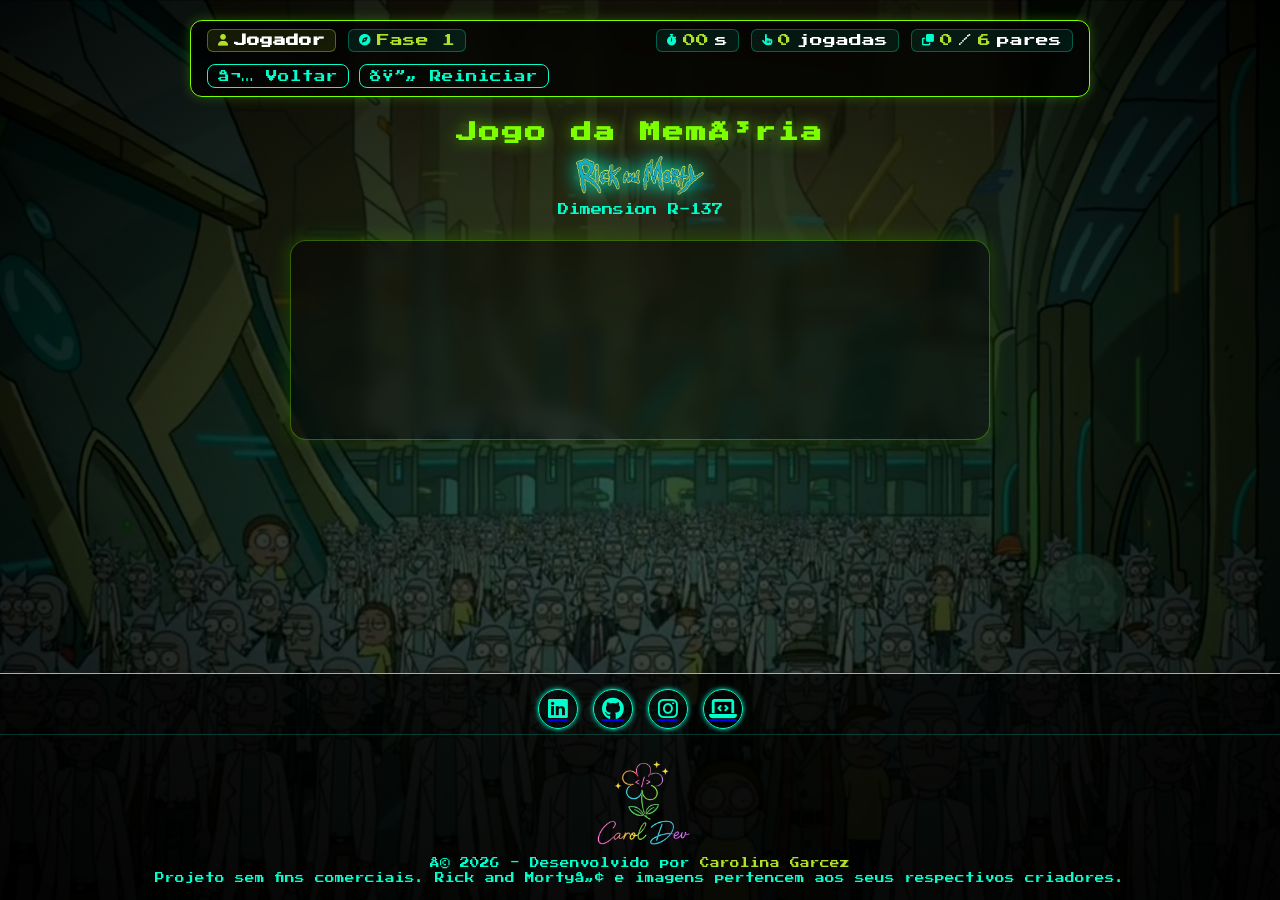
<file: projects/rick-and-morty-memory-game/pages/fase1.html>
﻿<!DOCTYPE html>
<html lang="pt-BR">

<head>
  <meta charset="UTF-8">
  <meta name="viewport" content="width=device-width, initial-scale=1.0">
  <meta name="description" content="Fase 1 - Dimension R-137 do Jogo da MemÃ³ria Rick and Morty. Encontre os pares de Ricks!">

  <link rel="shortcut icon" href="../img/index/icon.png">
  <title>Fase 1 - Dimension R-137 | Jogo da MemÃ³ria Rick and Morty</title>

  <!-- Ãcones (Font Awesome) -->
  <link rel="stylesheet" href="https://cdnjs.cloudflare.com/ajax/libs/font-awesome/6.5.1/css/all.min.css"/>

  <!-- CSS -->
  <link href="../css/style.css" rel="stylesheet">
  <link href="../css/componentes/cards.css" rel="stylesheet">
  <link href="../css/pages/game.css" rel="stylesheet">
  <link href="../css/pages/fase1.css" rel="stylesheet">

  <!-- JS -->
  <script defer src="../js/fases/fase1.js"></script>
  <script defer src="../js/game.js"></script>
</head>

<body>

  <main>
    <header class="hud-bar">
      <div class="hud-group">
        <div class="hud-item hud-player"><i class="fa-solid fa-user"></i> <span class="player">Jogador</span></div>
        <div class="hud-item"><i class="fa-solid fa-compass"></i> <span class="phase-name">Fase 1</span></div>
      </div>

      <div class="hud-group">
        <div class="hud-item"><i class="fa-solid fa-stopwatch"></i> <span class="timer">00</span>s</div>
        <div class="hud-item"><i class="fa-solid fa-hand-pointer"></i> <span class="moves">0</span> jogadas</div>
        <div class="hud-item"><i class="fa-solid fa-clone"></i> <span class="matched-pairs">0</span>/<span class="total-pairs">6</span> pares</div>
      </div>

      <div class="buttons">
        <a href="../index.html" class="back-button" aria-label="Voltar">â¬… Voltar</a>
        <button class="reset">ðŸ”„ Reiniciar</button>
      </div>
    </header>

    <div class="titulo">
      <h1>Jogo da MemÃ³ria</h1>
      <img src="../img/index/rick-and-morty.png" alt="Logo Rick and Morty">
      <p class="subtitle"> Dimension R-137</p>
    </div>

    <div class="grid"></div>

    <div class="win-screen hidden">
      <div class="win-box">
        <h2>WUBBA LUBBA DUB DUB! ðŸš€</h2>
        <p class="win-text"></p>
        <button class="next-phase">PrÃ³xima Fase</button>
      </div>
    </div>
  </main>

  <!-- FOOTER  -->
  <footer>
    <div class="footerContainer">
      <div class="socialIcons">
        <a href="https://www.linkedin.com/in/carolinagarcez" target="_blank" rel="noopener noreferrer" aria-label="LinkedIn"><i class="fa-brands fa-linkedin"></i></a>
        <a href="https://github.com/CarolinaGarcez" target="_blank" rel="noopener noreferrer" aria-label="GitHub"><i class="fa-brands fa-github"></i></a>
        <a href="https://www.instagram.com/mariacarolina.g.a/" target="_blank" rel="noopener noreferrer" aria-label="Instagram"><i class="fa-brands fa-instagram"></i></a>
        <a href="https://carolinagarcez.github.io/portfolio/" target="_blank" rel="noopener noreferrer" aria-label="PortfÃ³lio"><i class="fa-solid fa-laptop-code"></i></a>
      </div>
    </div>

    <div class="footerBottom">
      <img src="../img/index/meu-logo-neon.png" alt="Logo Carolina Garcez">
      <p> Â© 2026 - Desenvolvido por <span class="designer">Carolina Garcez</span><br>
        Projeto sem fins comerciais. Rick and Mortyâ„¢ e imagens pertencem aos seus respectivos criadores.
      </p>
    </div>
  </footer>

</body>

</html>
</file>
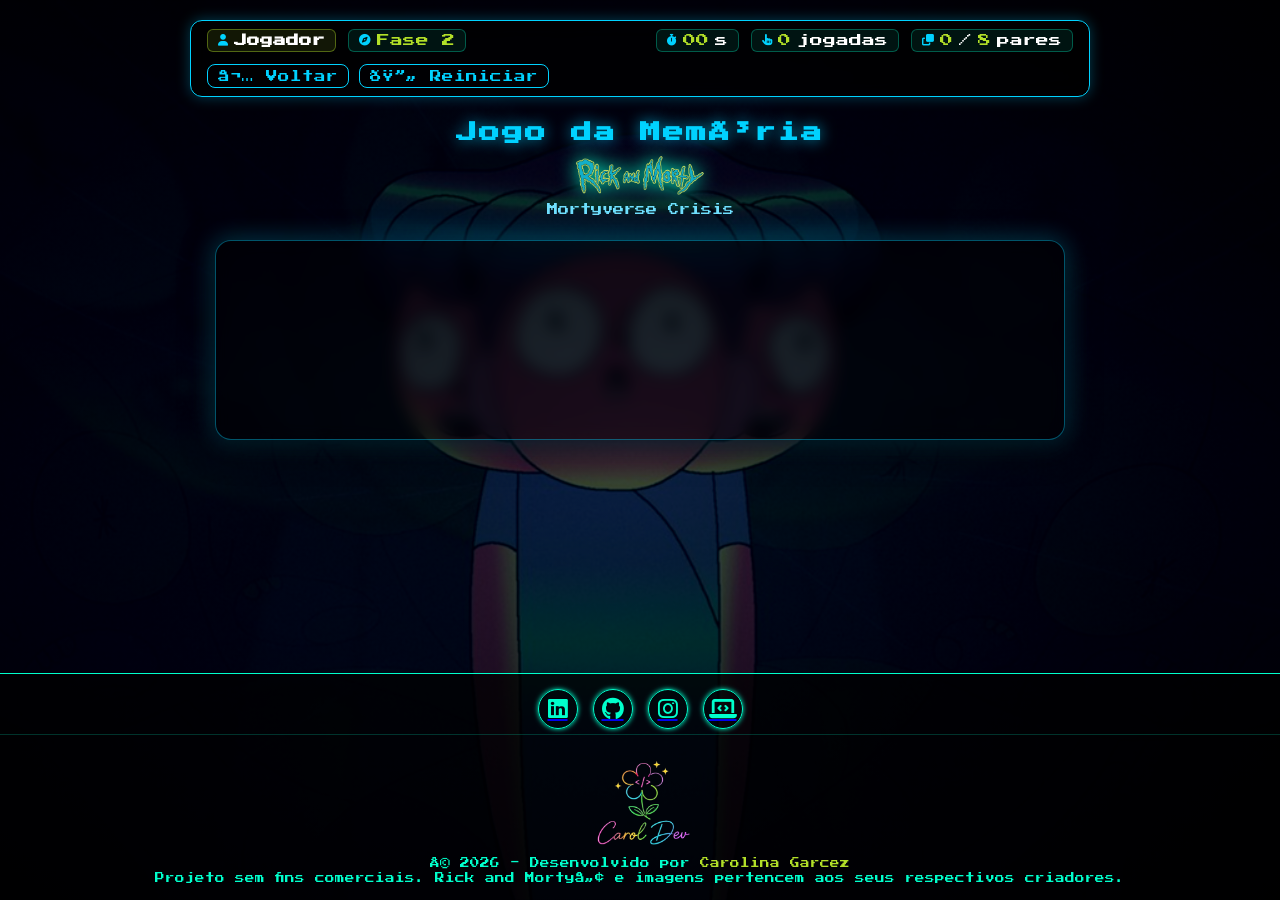
<file: projects/rick-and-morty-memory-game/pages/fase2.html>
﻿<!DOCTYPE html>
<html lang="pt-BR">

<head>
  <meta charset="UTF-8">
  <meta name="viewport" content="width=device-width, initial-scale=1.0">
  <meta name="description" content="Fase 2 - Mortyverse Crisis do Jogo da MemÃ³ria Rick and Morty. Encontre os pares de Mortys!">

  <link rel="shortcut icon" href="../img/index/icon.png">
  <title>Fase 2 - Mortyverse Crisis | Jogo da MemÃ³ria Rick and Morty</title>

  <!-- Ãcones (Font Awesome) -->
  <link rel="stylesheet" href="https://cdnjs.cloudflare.com/ajax/libs/font-awesome/6.5.1/css/all.min.css"/>

  <!-- CSS -->
  <link href="../css/style.css" rel="stylesheet">
  <link href="../css/componentes/cards.css" rel="stylesheet">
  <link href="../css/pages/game.css" rel="stylesheet">
  <link href="../css/pages/fase2.css" rel="stylesheet">

  <!-- JS -->
  <script defer src="../js/fases/fase2.js"></script>
  <script defer src="../js/game.js"></script>
</head>

<body>

  <main>
    <header class="hud-bar">
      <div class="hud-group">
        <div class="hud-item hud-player"><i class="fa-solid fa-user"></i> <span class="player">Jogador</span></div>
        <div class="hud-item"><i class="fa-solid fa-compass"></i> <span class="phase-name">Fase 2</span></div>
      </div>

      <div class="hud-group">
        <div class="hud-item"><i class="fa-solid fa-stopwatch"></i> <span class="timer">00</span>s</div>
        <div class="hud-item"><i class="fa-solid fa-hand-pointer"></i> <span class="moves">0</span> jogadas</div>
        <div class="hud-item"><i class="fa-solid fa-clone"></i> <span class="matched-pairs">0</span>/<span class="total-pairs">8</span> pares</div>
      </div>

      <div class="buttons">
        <a href="../index.html" class="back-button" aria-label="Voltar">â¬… Voltar</a>
        <button class="reset">ðŸ”„ Reiniciar</button>
      </div>
    </header>

    <div class="titulo">
      <h1>Jogo da MemÃ³ria</h1>
      <img src="../img/index/rick-and-morty.png" alt="Logo Rick and Morty">
      <p class="subtitle"> Mortyverse Crisis</p>
    </div>

    <div class="grid"></div>

    <div class="win-screen hidden">
      <div class="win-box">
        <h2>WUBBA LUBBA DUB DUB! ðŸš€</h2>
        <p class="win-text"></p>
        <button class="next-phase">PrÃ³xima Fase</button>
      </div>
    </div>
  </main>

  <!-- FOOTER  -->
  <footer>
    <div class="footerContainer">
      <div class="socialIcons">
        <a href="https://www.linkedin.com/in/carolinagarcez" target="_blank" rel="noopener noreferrer" aria-label="LinkedIn"><i class="fa-brands fa-linkedin"></i></a>
        <a href="https://github.com/CarolinaGarcez" target="_blank" rel="noopener noreferrer" aria-label="GitHub"><i class="fa-brands fa-github"></i></a>
        <a href="https://www.instagram.com/mariacarolina.g.a/" target="_blank" rel="noopener noreferrer" aria-label="Instagram"><i class="fa-brands fa-instagram"></i></a>
        <a href="https://carolinagarcez.github.io/portfolio/" target="_blank" rel="noopener noreferrer" aria-label="PortfÃ³lio"><i class="fa-solid fa-laptop-code"></i></a>
      </div>
    </div>

    <div class="footerBottom">
      <img src="../img/index/meu-logo-neon.png" alt="Logo Carolina Garcez">
      <p> Â© 2026 - Desenvolvido por <span class="designer">Carolina Garcez</span><br>
        Projeto sem fins comerciais. Rick and Mortyâ„¢ e imagens pertencem aos seus respectivos criadores.
      </p>
    </div>
  </footer>

</body>

</html>
</file>
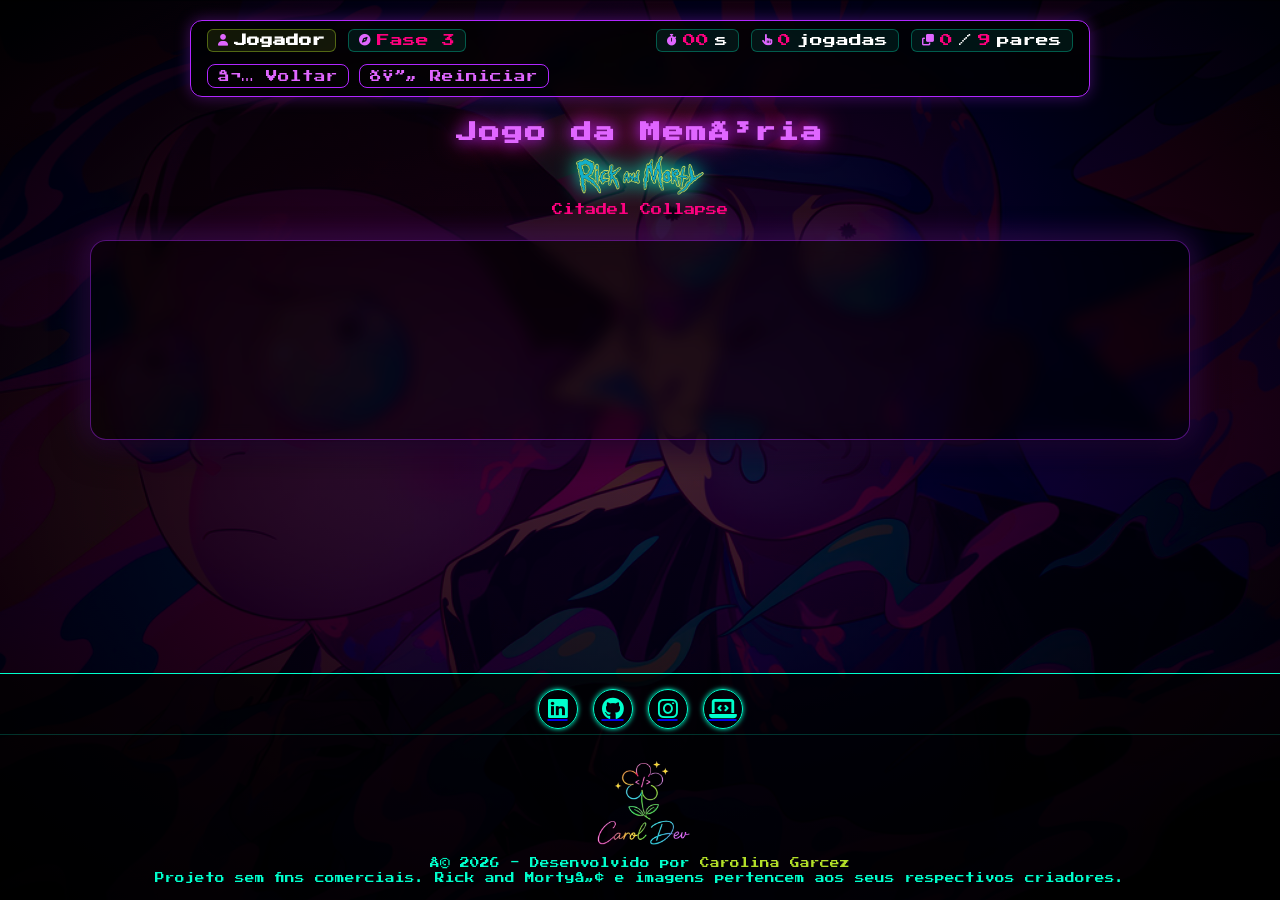
<file: projects/rick-and-morty-memory-game/pages/fase3.html>
﻿<!DOCTYPE html>
<html lang="pt-BR">

<head>
  <meta charset="UTF-8">
  <meta name="viewport" content="width=device-width, initial-scale=1.0">
  <meta name="description" content="Fase 3 - Citadel Collapse do Jogo da MemÃ³ria Rick and Morty. Encontre os pares finais e salve o multiverso!">

  <link rel="shortcut icon" href="../img/index/icon.png">
  <title>Fase 3 - Citadel Collapse | Jogo da MemÃ³ria Rick and Morty</title>

  <!-- Ãcones (Font Awesome) -->
  <link rel="stylesheet" href="https://cdnjs.cloudflare.com/ajax/libs/font-awesome/6.5.1/css/all.min.css"/>

  <!-- CSS -->
  <link href="../css/style.css" rel="stylesheet">
  <link href="../css/componentes/cards.css" rel="stylesheet">
  <link href="../css/pages/game.css" rel="stylesheet">
  <link href="../css/pages/fase3.css" rel="stylesheet">

  <!-- JS -->
  <script defer src="../js/fases/fase3.js"></script>
  <script defer src="../js/game.js"></script>
</head>

<body>

  <main>
    <header class="hud-bar">
      <div class="hud-group">
        <div class="hud-item hud-player"><i class="fa-solid fa-user"></i> <span class="player">Jogador</span></div>
        <div class="hud-item"><i class="fa-solid fa-compass"></i> <span class="phase-name">Fase 3</span></div>
      </div>

      <div class="hud-group">
        <div class="hud-item"><i class="fa-solid fa-stopwatch"></i> <span class="timer">00</span>s</div>
        <div class="hud-item"><i class="fa-solid fa-hand-pointer"></i> <span class="moves">0</span> jogadas</div>
        <div class="hud-item"><i class="fa-solid fa-clone"></i> <span class="matched-pairs">0</span>/<span class="total-pairs">9</span> pares</div>
      </div>

      <div class="buttons">
        <a href="../index.html" class="back-button" aria-label="Voltar">â¬… Voltar</a>
        <button class="reset">ðŸ”„ Reiniciar</button>
      </div>
    </header>

    <div class="titulo">
      <h1>Jogo da MemÃ³ria</h1>
      <img src="../img/index/rick-and-morty.png" alt="Logo Rick and Morty">
      <p class="subtitle"> Citadel Collapse</p>
    </div>

    <div class="grid"></div>

    <div class="win-screen hidden">
      <div class="win-box">
        <h2></h2>
        <p class="win-text"></p>
        <button class="next-phase"></button>
      </div>
    </div>
  </main>

  <!-- FOOTER  -->
  <footer>
    <div class="footerContainer">
      <div class="socialIcons">
        <a href="https://www.linkedin.com/in/carolinagarcez" target="_blank" rel="noopener noreferrer" aria-label="LinkedIn"><i class="fa-brands fa-linkedin"></i></a>
        <a href="https://github.com/CarolinaGarcez" target="_blank" rel="noopener noreferrer" aria-label="GitHub"><i class="fa-brands fa-github"></i></a>
        <a href="https://www.instagram.com/mariacarolina.g.a/" target="_blank" rel="noopener noreferrer" aria-label="Instagram"><i class="fa-brands fa-instagram"></i></a>
        <a href="https://carolinagarcez.github.io/portfolio/" target="_blank" rel="noopener noreferrer" aria-label="PortfÃ³lio"><i class="fa-solid fa-laptop-code"></i></a>
      </div>
    </div>

    <div class="footerBottom">
      <img src="../img/index/meu-logo-neon.png" alt="Logo Carolina Garcez">
      <p> Â© 2026 - Desenvolvido por <span class="designer">Carolina Garcez</span><br>
        Projeto sem fins comerciais. Rick and Mortyâ„¢ e imagens pertencem aos seus respectivos criadores.
      </p>
    </div>
  </footer>

</body>

</html>
</file>
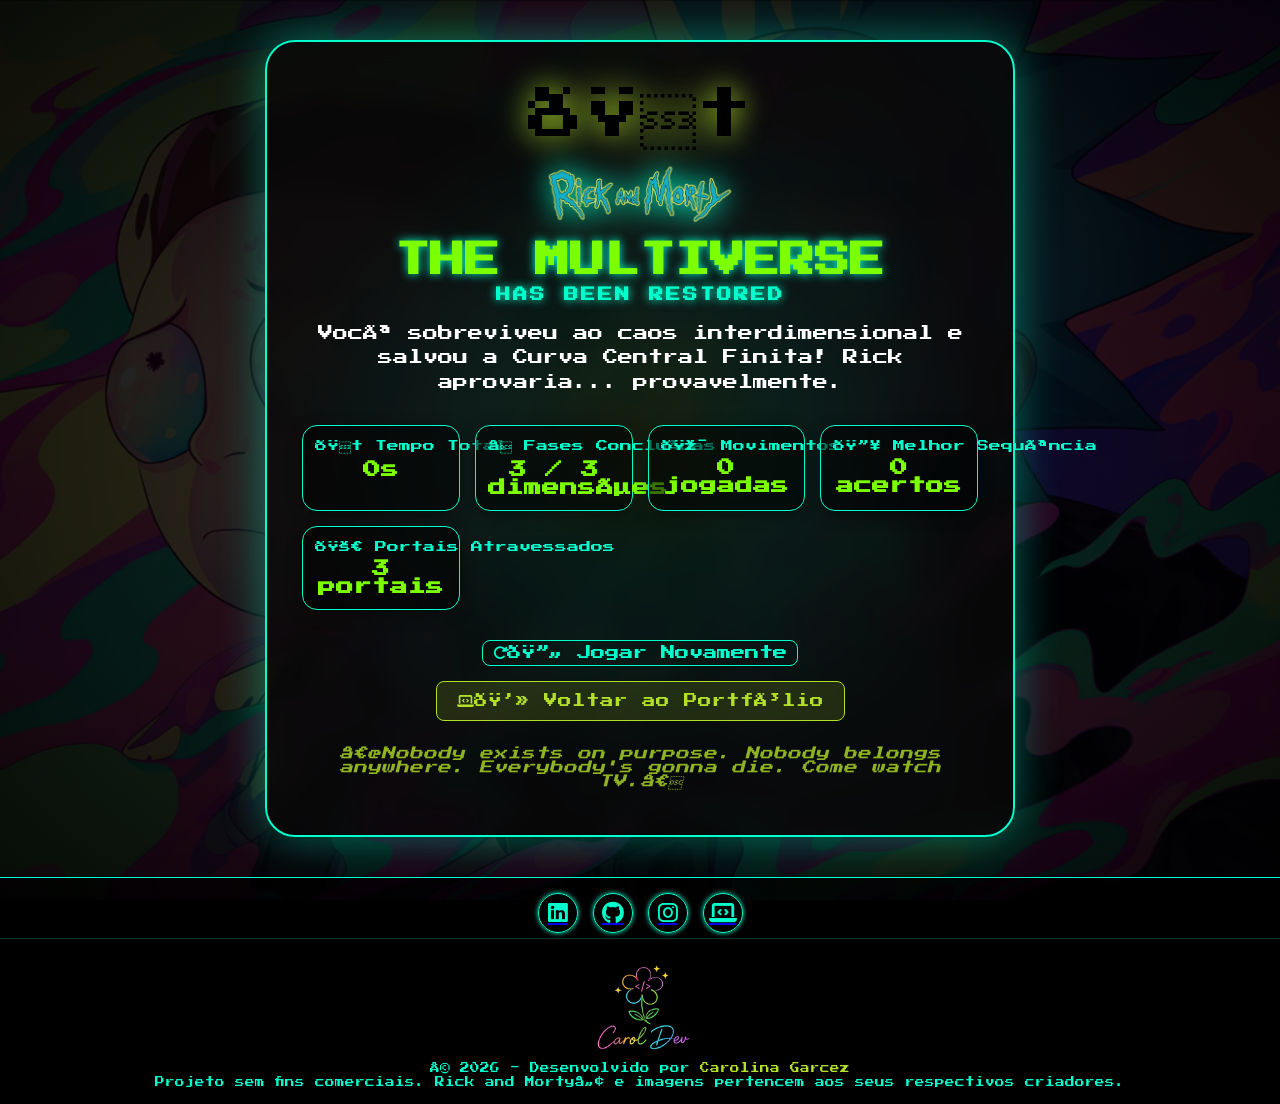
<file: projects/rick-and-morty-memory-game/pages/telafinal.html>
﻿<!DOCTYPE html>
<html lang="pt-BR">

<head>
  <meta charset="UTF-8">
  <meta name="viewport" content="width=device-width, initial-scale=1.0">
  <meta name="description" content="VocÃª sobreviveu ao caos interdimensional e salvou o multiverso! Confira suas estatÃ­sticas finais no Jogo da MemÃ³ria Rick and Morty.">

  <link rel="shortcut icon" href="../img/index/icon.png">
  <title>Multiverso Salvo! | Jogo da MemÃ³ria Rick and Morty</title>

  <!-- Ãcones (Font Awesome) -->
  <link rel="stylesheet" href="https://cdnjs.cloudflare.com/ajax/libs/font-awesome/6.5.1/css/all.min.css">

  <!-- CSS -->
  <link href="../css/style.css" rel="stylesheet">
  <link href="../css/pages/tela.css" rel="stylesheet">

  <!-- JS -->
  <script defer src="../js/fases/telafinal.js"></script>
</head>

<body>

  <main class="final-screen">
    <!-- portal bg -->
    <div class="portal-bg"></div>

    <!-- box da conquista -->
    <div class="final-box achievement-card">
      <div class="victory-header">
        <span class="victory-trophy">ðŸ†</span>
        <img src="../img/index/rick-and-morty.png" alt="Logo Rick and Morty" class="final-logo">
        <h1>
          THE MULTIVERSE
          <span>HAS BEEN RESTORED</span>
        </h1>
        <p class="final-message">
          VocÃª sobreviveu ao caos interdimensional e salvou a Curva Central Finita!
          Rick aprovaria... provavelmente.
        </p>
      </div>

      <!-- estatÃ­sticas da conquista -->
      <div class="final-stats">
        <div class="stat-card stat-stagger-1">
          <span>ðŸ† Tempo Total</span>
          <strong class="final-total-time">00s</strong>
        </div>

        <div class="stat-card stat-stagger-2">
          <span>â­ Fases ConcluÃ­das</span>
          <strong>3 / 3 dimensÃµes</strong>
        </div>

        <div class="stat-card stat-stagger-3">
          <span>ðŸŽ¯ Movimentos</span>
          <strong class="final-total-moves">0 jogadas</strong>
        </div>

        <div class="stat-card stat-stagger-4">
          <span>ðŸ”¥ Melhor SequÃªncia</span>
          <strong class="final-max-streak">0 acertos</strong>
        </div>

        <div class="stat-card stat-stagger-5">
          <span>ðŸš€ Portais Atravessados</span>
          <strong>3 portais</strong>
        </div>
      </div>

      <!-- botÃµes de aÃ§Ã£o -->
      <div class="final-buttons">
        <button class="play-again">
          <i class="fa-solid fa-rotate-right"></i> ðŸ”„ Jogar Novamente
        </button>

        <a href="https://carolinagarcez.github.io/portfolio/" target="_blank" rel="noopener noreferrer" class="back-portfolio">
          <i class="fa-solid fa-laptop-code"></i> ðŸ’» Voltar ao PortfÃ³lio
        </a>
      </div>

      <p class="final-quote">
        â€œNobody exists on purpose.
        Nobody belongs anywhere.
        Everybody's gonna die.
        Come watch TV.â€
      </p>
    </div>
  </main>

  <!-- FOOTER -->
  <footer>
    <div class="footerContainer">
      <div class="socialIcons">
        <a href="https://www.linkedin.com/in/carolinagarcez" target="_blank" rel="noopener noreferrer" aria-label="LinkedIn"><i class="fa-brands fa-linkedin"></i></a>
        <a href="https://github.com/CarolinaGarcez" target="_blank" rel="noopener noreferrer" aria-label="GitHub"><i class="fa-brands fa-github"></i></a>
        <a href="https://www.instagram.com/mariacarolina.g.a/" target="_blank" rel="noopener noreferrer" aria-label="Instagram"><i class="fa-brands fa-instagram"></i></a>
        <a href="https://carolinagarcez.github.io/portfolio/" target="_blank" rel="noopener noreferrer" aria-label="PortfÃ³lio"><i class="fa-solid fa-laptop-code"></i></a>
      </div>
    </div>

    <div class="footerBottom">
      <img src="../img/index/meu-logo-neon.png" alt="Logo Carolina Garcez">
      <p>
        Â© 2026 - Desenvolvido por <span class="designer">Carolina Garcez</span><br>
        Projeto sem fins comerciais. Rick and Mortyâ„¢ e imagens pertencem aos seus respectivos criadores.
      </p>
    </div>
  </footer>

</body>

</html>
</file>
<file: css/variables.css>
:root {
  /* Cores */
  --color-background: #f5eddd;
  --color-paper: #fbf4e8;
  --color-text: #101b15;
  --color-primary: #08271c;
  --color-accent: #ef1688;
  --color-rule: rgb(16 27 21 / 24%);

  /* Tipografia */
  --font-interface: 'Space Grotesk', sans-serif;
  --font-editorial: 'Young Serif', serif;
  --font-handwritten: 'Caveat', cursive;

  /* Largura e respiro */
  --container-width: 96rem;
  --container-gutter: clamp(1.1rem, 4vw, 3.5rem);

  /* Movimento */
  --transition-standard: 220ms ease;
  --hero-drift: 0px;
  --sprout-drift: 0px;
}
</file>
<file: css/style.css>
/* Base */

html {
  color-scheme: light;
  scroll-behavior: smooth;
  scroll-padding-top: 4.5rem;
}

body {
  overflow-x: clip;
  background: var(--color-background);
  color: var(--color-text);
  font: 18px/1.42 var(--font-interface);
  -webkit-font-smoothing: antialiased;
}

::selection {
  color: var(--color-paper);
  background: var(--color-primary);
}

a {
  color: inherit;
  text-decoration: none;
}

.skip-link {
  position: fixed;
  z-index: 40;
  top: 1rem;
  left: 1rem;
  padding: .7rem 1rem;
  transform: translateY(-180%);
  background: var(--color-primary);
  color: white;
}

.skip-link:focus {
  transform: none;
}

.sr-only {
  position: absolute;
  width: 1px;
  height: 1px;
  padding: 0;
  margin: -1px;
  overflow: hidden;
  clip: rect(0, 0, 0, 0);
  white-space: nowrap;
  border: 0;
}

h1, h2, h3, p {
  text-wrap: pretty;
}

h1, h2 {
  margin: 0;
  color: var(--color-primary);
  font-family: var(--font-editorial);
  font-weight: 400;
  line-height: .98;
  letter-spacing: -.055em;
}

h1 {
  font-size: clamp(4.5rem, 7vw, 7rem);
}

h2 {
  font-size: clamp(2.8rem, 4.5vw, 5rem);
}

h1 em, h2 em {
  font-weight: 400;
}

/* Header */

.site-header {
  position: fixed;
  z-index: 20;
  inset: 0 0 auto;
  display: grid;
  grid-template-columns: minmax(13rem,1fr) auto minmax(13rem,1fr);
  align-items: center;
  min-height: 5.8rem;
  padding: .5rem var(--container-gutter);
  border-bottom: 1px solid rgb(8 39 28 / 10%);
  background: rgb(245 237 221 / 97%);
  color: var(--color-primary);
  transition: background var(--transition-standard), box-shadow var(--transition-standard), min-height var(--transition-standard);
}

.site-header.is-scrolled {
  min-height: 4.5rem;
  background: var(--color-background);
  box-shadow: 0 1px 0 var(--color-rule);
}

.wordmark {
  display: block;
  width: clamp(12rem, 14vw, 15rem);
}

.wordmark img {
  width: 100%;
  height: auto;
}

.site-nav {
  grid-column: 2;
  display: flex;
  align-items: center;
  gap: clamp(1.6rem, 3vw, 3.3rem);
  font-size: clamp(.9rem, 1vw, 1.05rem);
  letter-spacing: .045em;
  text-transform: uppercase;
}

.site-nav a:not(.nav-cta) {
  position: relative;
  padding: .75rem .18rem;
  white-space: nowrap;
}

.site-nav a:not(.nav-cta)::after {
  position: absolute;
  right: 0;
  bottom: -.27rem;
  left: 0;
  height: 1px;
  background: var(--color-accent);
  content: '';
  transform: scaleX(0);
  transform-origin: left;
  transition: transform var(--transition-standard);
}

.site-nav a:not(.nav-cta):hover::after, .site-nav a:not(.nav-cta):focus-visible::after {
  transform: scaleX(1);
}

.nav-cta {
  position: absolute;
  right: var(--container-gutter);
  display: inline-flex;
  align-items: center;
  justify-content: center;
  gap: .8rem;
  min-height: 3.35rem;
  padding: .9rem 1.9rem;
  border-radius: 999px;
  background: var(--color-primary);
  color: var(--color-paper);
  font-size: clamp(.95rem, 1.05vw, 1.08rem);
  white-space: nowrap;
  transition: transform var(--transition-standard), background var(--transition-standard);
}

.nav-cta span {
  line-height: 1;
  translate: 0 -1px;
}

.nav-cta:hover {
  transform: translateY(-2px);
  background: #174b35;
}

.nav-cta span, .button span {
  display: inline-block;
  transition: transform var(--transition-standard);
}

.nav-cta:hover span, .button:hover span {
  transform: translateX(3px);
}

.menu-toggle {
  display: none;
}

/* Layout geral */

main {
  position: relative;
}

.section {
  position: relative;
  box-sizing: border-box;
  width: min(100%, var(--container-width));
  margin-inline: auto;
  padding-inline: var(--container-gutter);
}

.section-meta {
  position: relative;
  z-index: 5;
  display: flex;
  justify-content: space-between;
  gap: 1rem;
  color: var(--color-text);
  font: 500 .68rem/1.2 var(--font-interface);
  letter-spacing: .11em;
  text-transform: uppercase;
}

.section-number {
  display: inline-block;
  margin-right: .12em;
  font: 600 .95rem/1 var(--font-interface);
  letter-spacing: .08em;
}

.paper-section {
  background-color: var(--color-paper);
  background-image: linear-gradient(rgb(251 244 232 / 94%),rgb(251 244 232 / 94%)),url("../assets/fundo/textura papel.png");
  background-repeat: no-repeat;
  background-position: center;
  background-size: cover;
}

/* Hero */

.hero {
  position: relative;
  z-index: 0;
  min-height: clamp(38rem, 50vw, 46rem);
  padding-top: 5.2rem;
  isolation: isolate;
}

.hero-media {
  position: absolute;
  z-index: 0;
  inset: 0 calc((100% - 100vw)/2);
  height: 100%;
  overflow: hidden;
  clip-path: polygon(0 0,100% 0,100% 94%,84% 97%,64% 94%,48% 100%,28% 96%,0 99%);
}

.hero-media-link {
  display: block;
  width: 100%;
  height: 100%;
}

.hero-media-link:focus-visible {
  outline: 3px solid var(--color-accent);
  outline-offset: -8px;
}

.hero-media img {
  width: 100%;
  height: 100%;
  object-fit: cover;
  object-position: 57% 62%;
  translate: 0 var(--hero-drift);
}

.hero .section-meta {
  padding-top: .25rem;
}

.hero-copy {
  position: relative;
  z-index: 2;
  width: min(52%, 45rem);
  margin: clamp(1.6rem, 3.5vw, 3rem) 0 0 3.5%;
}

.hero-brand {
  display: block;
  width: clamp(15rem, 24vw, 22rem);
  height: auto;
  margin-bottom: 1.35rem;
}

.hero h1 {
  font-size: clamp(5.6rem, 8.8vw, 8.5rem);
  line-height: .86;
}

.hero h1 > span {
  display: block;
}

.hero h1 em {
  display: inline-block;
  margin-top: .04em;
  color: var(--color-primary);
  font: 500 .68em/.92 var(--font-handwritten);
  letter-spacing: -.035em;
  transform: rotate(-2deg);
}

.hero-lead {
  max-width: 31rem;
  margin-top: 1.2rem;
  font-size: clamp(1.15rem,1.55vw,1.38rem);
  line-height: 1.4;
}

.hero-actions {
  display: flex;
  flex-wrap: wrap;
  gap: .75rem;
  margin-top: 1.35rem;
}

.hero-actions .button {
  min-height: 2.9rem;
  padding: .7rem 1.35rem;
  font-size: .95rem;
}

.button {
  display: inline-flex;
  align-items: center;
  justify-content: center;
  gap: .65rem;
  min-height: 2.5rem;
  padding: .58rem 1.1rem;
  border: 1px solid var(--color-primary);
  border-radius: 999px;
  font-size: .86rem;
  transition: transform var(--transition-standard), background var(--transition-standard), color var(--transition-standard);
}

.button-dark {
  background: var(--color-primary);
  color: #fffdf3;
}

.button-dark:hover {
  transform: translateY(-2px);
  background: #174b35;
}

.button-outline {
  background: rgb(251 244 232 / 38%);
  color: var(--color-primary);
}

.button-outline:hover {
  transform: translateY(-2px);
  background: var(--color-primary);
  color: white;
}

.handwritten {
  color: var(--color-text);
  font: 500 clamp(1.5rem, 2.2vw, 2rem)/1.08 var(--font-handwritten);
}

.pink-trail {
  position: absolute;
  z-index: 3;
  right: 4%;
  bottom: 2.4rem;
  width: 49%;
  overflow: visible;
  pointer-events: none;
}

.pink-trail path {
  fill: none;
  stroke: var(--color-accent);
  stroke-width: 3;
  stroke-linecap: round;
  stroke-dasharray: 900;
  stroke-dashoffset: 0;
}

.hero-index {
  position: absolute;
  right: 1.5rem;
  bottom: 2rem;
  color: var(--color-primary);
  font-size: .58rem;
  letter-spacing: .16em;
  writing-mode: vertical-rl;
}

/* Sobre */

.about {
  z-index: 2;
  min-height: 23rem;
  margin-top: -1.4rem;
  padding-block: 2.8rem 1.8rem;
  background: none;
  isolation: isolate;
}

.about::before {
  position: absolute;
  z-index: -1;
  inset: 0;
  left: 50%;
  width: 100vw;
  transform: translateX(-50%);
  background-color: var(--color-paper);
  background-image: linear-gradient(rgb(251 244 232 / 94%),rgb(251 244 232 / 94%)),url("../assets/fundo/textura papel.png");
  background-position: center;
  background-size: cover;
  clip-path: polygon(0 1.5%,17% 0,36% 1.5%,60% 0,81% 1.5%,100% 0,100% 98%,81% 100%,58% 98.5%,35% 100%,16% 98%,0 100%);
  content: '';
}

.about-composition {
  position: relative;
  min-height: 19rem;
  padding-top: .7rem;
}

.about-copy {
  position: relative;
  z-index: 3;
  width: min(46%, 40rem);
  margin-left: 4%;
}

.about-copy h2 {
  max-width: 40rem;
  margin-bottom: .85rem;
  font-size: clamp(3.2rem, 4.8vw, 4.4rem);
}

.about-copy h2 em, .profile-copy h2 em, .contact h2 em, .services-heading h2 em {
  position: relative;
  white-space: nowrap;
}

.about-copy h2 em::after, .profile-copy h2 em::after {
  position: absolute;
  inset: -.08em -.12em;
  border: 2px solid var(--color-accent);
  border-radius: 50%;
  content: '';
  transform: rotate(-8deg);
}

.about-copy h2 em::after {
  inset: -.14em -.2em;
}

.about-copy > p {
  max-width: 38rem;
  margin-top: .55rem;
  color: #353a32;
  font-size: 1rem;
  line-height: 1.42;
}

.about-sprout {
  position: absolute;
  z-index: 2;
  top: -1rem;
  left: 38%;
  width: 52%;
  height: 27rem;
  transform: rotate(1deg);
  translate: 0 var(--sprout-drift);
}

.about-sprout img {
  width: 100%;
  height: 100%;
  object-fit: contain;
  object-position: center;
}

.about-quote {
  position: absolute;
  z-index: 4;
  right: 2%;
  bottom: 1.2rem;
  width: min(37%, 31rem);
  font-size: clamp(1.45rem,1.8vw,1.85rem);
  line-height: 1.18;
  transform: rotate(2deg);
}

.about-quote p + p {
  margin-top: .75rem;
}

.about-quote-lead {
  font-size: 1.14em;
  font-weight: 600;
}

.text-link {
  position: relative;
  display: inline-flex;
  align-items: center;
  gap: .55rem;
  width: fit-content;
  padding-bottom: .18rem;
  color: var(--color-primary);
  font-size: .9rem;
  font-weight: 700;
  transition: color var(--transition-standard), gap var(--transition-standard);
}

.text-link::after {
  position: absolute;
  right: 0;
  bottom: 0;
  left: 0;
  height: 1px;
  background: var(--color-accent);
  content: '';
  transform: scaleX(0);
  transform-origin: left;
  transition: transform var(--transition-standard);
}

.text-link span {
  transition: transform var(--transition-standard);
}

.text-link:hover, .text-link:focus-visible {
  gap: .7rem;
  color: var(--color-primary);
}

.text-link:hover::after, .text-link:focus-visible::after {
  transform: scaleX(1);
}

.text-link:hover span {
  transform: translate(2px,0);
}

/* Projetos */

.projects {
  z-index: 1;
  min-height: 42rem;
  margin-top: -.7rem;
  padding-block: 3rem 3.2rem;
  color: var(--color-paper);
  isolation: isolate;
}

.projects::before {
  position: absolute;
  z-index: -1;
  inset: 0;
  left: 50%;
  width: 100vw;
  transform: translateX(-50%);
  background-color: var(--color-primary);
  background-image: linear-gradient(90deg,rgb(8 39 28 / 96%) 0%,rgb(8 39 28 / 83%) 29%,transparent 58%),url("../assets/banners/Mural.png");
  background-repeat: no-repeat;
  background-position: center;
  background-size: 100% 100%,cover;
  clip-path: polygon(0 1%,18% 0,40% 1.5%,62% 0,83% 1.3%,100% 0,100% 98%,80% 100%,57% 98.5%,36% 100%,16% 98.5%,0 100%);
  content: '';
}

.projects .section-meta, .projects h2 {
  color: var(--color-paper);
}

.contact .section-meta {
  color: var(--color-paper);
}

.project-heading {
  position: relative;
  z-index: 2;
  width: 33%;
  min-height: 25rem;
  padding: 2rem 0 1rem 2%;
}

.project-heading > div {
  width: 100%;
}

.project-heading h2 {
  max-width: 27rem;
  font-size: clamp(3rem,3.9vw,4.1rem);
  line-height: .96;
}

.projects-intro {
  max-width: 21rem;
  margin-top: .9rem;
  font-size: 1rem;
  line-height: 1.42;
}

.project-list {
  position: absolute;
  z-index: 3;
  top: 5.8rem;
  right: 6%;
  left: 36%;
  display: flex;
  align-items: flex-start;
  gap: .8rem;
}

.project {
  position: relative;
  flex: 1 1 0;
  min-width: 0;
  overflow: hidden;
  background: var(--color-paper);
  color: var(--color-text);
  transition: transform 260ms ease;
}

.project-one {
  margin-top: 1.1rem;
  transform: rotate(-.45deg);
  box-shadow: -4px 12px 19px rgb(0 0 0 / 25%);
}

.project-two {
  margin-top: -.25rem;
  transform: rotate(.8deg);
  box-shadow: 2px 15px 22px rgb(0 0 0 / 29%);
}

.project-three {
  margin-top: .8rem;
  transform: rotate(0);
  box-shadow: 6px 9px 17px rgb(0 0 0 / 24%);
}

.project:hover {
  z-index: 4;
  transform: translateY(-.12rem) rotate(0);
}

.project-one .project-media {
  height: clamp(15rem,17vw,17rem);
}

.project-two .project-media {
  height: clamp(13.5rem,15vw,15.5rem);
}

.project-three .project-media {
  height: clamp(14rem,16vw,16rem);
}

.project-media {
  overflow: hidden;
  background: #d9ceb9;
}

.project-media img {
  width: 100%;
  height: 100%;
  object-fit: cover;
  transition: transform 350ms ease;
}

.project:hover .project-media img {
  transform: translateY(-3px) scale(1.012);
}

.project-copy {
  padding: .9rem .85rem 1rem;
  background-color: var(--color-paper);
  background-image: linear-gradient(rgb(251 244 232 / 91%),rgb(251 244 232 / 91%)),url("../assets/fundo/textura papel.png");
  background-size: cover;
}

.project h3 {
  color: var(--color-primary);
  font: 400 clamp(1.55rem,2vw,2rem)/1.04 var(--font-editorial);
  letter-spacing: -.035em;
}

.project-copy > p {
  min-height: 3.5rem;
  margin-top: .6rem;
  font-size: .9rem;
  line-height: 1.4;
}

.tag-list {
  display: flex;
  flex-wrap: wrap;
  gap: .22rem;
  margin: .45rem 0 .55rem;
  padding: 0;
  list-style: none;
}

.tag-list li {
  padding: .13rem .4rem;
  border: 1px solid rgb(8 39 28 / 45%);
  border-radius: 999px;
  font-size: .6rem;
  line-height: 1.2;
}

.project .tag-list li {
  padding: .16rem .45rem;
  font-size: .65rem;
}

.projects .text-link {
  font-size: .9rem;
}

.projects-end {
  position: relative;
  display: flex;
  flex-direction: column;
  align-items: center;
  width: min(92%, 46rem);
  margin: 3rem auto 0;
  color: var(--color-paper);
  line-height: 1.45;
  text-align: center;
}

.projects-end-title {
  margin: 0;
  font-size: clamp(2rem, 3vw, 2.8rem);
  line-height: 1.05;
}

/* Serviços */

.services {
  display: grid;
  grid-template-columns: minmax(25rem, 1fr) minmax(0, 2.35fr);
  column-gap: 2rem;
  align-items: center;
  min-height: 24rem;
  padding-block: 2.6rem 3rem;
  isolation: isolate;
}

.services::before {
  position: absolute;
  z-index: -1;
  inset: 0;
  left: 50%;
  width: 100vw;
  transform: translateX(-50%);
  background-color: var(--color-paper);
  background-image: linear-gradient(rgb(251 244 232 / 94%),rgb(251 244 232 / 94%)),url("../assets/fundo/textura papel.png");
  background-position: center;
  background-size: cover;
  clip-path: polygon(0 1%,20% 0,42% 1.5%,64% 0,84% 1.2%,100% 0,100% 98%,79% 100%,57% 98.5%,35% 100%,15% 98%,0 100%);
  content: '';
}

.services > .section-meta {
  grid-column: 1/-1;
}

.services-heading {
  grid-column: 1;
  grid-row: 2;
  padding: 1rem 0 0 3%;
}

.services-heading h2 {
  font-size: clamp(3.1rem,4.35vw,4.2rem);
}

.services-heading > p {
  max-width: 29rem;
  margin-top: .9rem;
  font-size: 1.05rem;
  line-height: 1.44;
}

.service-list {
  grid-column: 2;
  grid-row: 2;
  display: grid;
  grid-template-columns: repeat(3,minmax(0,1fr));
  align-self: center;
  margin-top: .75rem;
}

.service-item {
  position: relative;
  min-width: 0;
  padding: .9rem 1.35rem .65rem;
  border-left: 1px solid var(--color-rule);
}

.service-item:first-child {
  border-left: 0;
}

.service-item:nth-child(2) {
  transform: translateY(.35rem);
}

.service-number {
  display: inline-block;
  margin-bottom: .55rem;
  color: #a80e61;
  font: 1.3rem var(--font-editorial);
}

.service-item h3 {
  min-height: 2.8rem;
  color: var(--color-primary);
  font: 400 clamp(1.4rem,1.7vw,1.75rem)/1.08 var(--font-editorial);
}

.service-item p {
  min-height: 5.2rem;
  margin-top: .6rem;
  color: #43473f;
  font-size: .95rem;
  line-height: 1.43;
}

.service-item .tag-list {
  margin-top: .45rem;
}

/* Carol */

.profile {
  z-index: 2;
  min-height: 30rem;
  margin-top: -1rem;
  padding-block: 3rem 3rem;
  background: none;
  isolation: isolate;
}

.profile::before {
  position: absolute;
  z-index: -1;
  inset: 0;
  left: 50%;
  width: 100vw;
  transform: translateX(-50%);
  background-color: var(--color-paper);
  background-image: linear-gradient(rgb(251 244 232 / 94%),rgb(251 244 232 / 94%)),url("../assets/fundo/textura papel.png");
  background-position: center;
  background-size: cover;
  clip-path: polygon(0 1%,19% 0,41% 1.5%,64% 0,83% 1.2%,100% 0,100% 98%,79% 100%,58% 98.5%,37% 100%,16% 98%,0 100%);
  content: '';
}

.profile-layout {
  position: relative;
  display: grid;
  grid-template-columns: 1fr 1fr;
  align-items: center;
  min-height: 26rem;
  padding: 1rem 4% 0 4%;
}

.profile-copy {
  position: relative;
  z-index: 3;
  width: min(88%, 31rem);
}

.profile-copy h2 {
  font-size: clamp(3.8rem,5vw,5rem);
}

.profile-copy > p:not(.signature) {
  margin-top: .6rem;
  font-size: 1.04rem;
  line-height: 1.45;
}

.signature {
  margin-top: 1rem;
  color: var(--color-primary);
  font: 500 1.8rem var(--font-handwritten);
}

.signature strong, .signature span {
  display: block;
}

.signature span {
  margin-top: .15rem;
  font: .82rem/1.35 var(--font-interface);
}

.profile-links {
  display: flex;
  flex-wrap: wrap;
  gap: .65rem;
  margin-top: 1rem;
}

.profile-links a {
  display: inline-flex;
  align-items: center;
  justify-content: center;
  gap: .55rem;
  min-height: 3rem;
  padding: .68rem 1rem;
  border: 1px solid var(--color-primary);
  border-radius: 999px;
  color: var(--color-primary);
  font-size: .92rem;
  font-weight: 600;
  transition: background-color var(--transition-standard), color var(--transition-standard);
}

.profile-links a:hover {
  background: var(--color-primary);
  color: var(--color-paper);
}

.profile-links a:focus-visible {
  outline: 2px solid var(--color-accent);
  outline-offset: 3px;
}

.profile-links svg {
  width: 1.1rem;
  height: 1.1rem;
  flex: 0 0 auto;
}

.profile-links a span {
  transition: transform var(--transition-standard);
}

.profile-links a:hover span {
  transform: translateX(2px);
}

.profile-media {
  position: absolute;
  z-index: 1;
  top: -1.8rem;
  right: 2%;
  width: 56%;
  height: 30rem;
  transform: rotate(1deg);
}

.profile-media img {
  width: 100%;
  height: 100%;
  object-fit: cover;
  object-position: center 44%;
  clip-path: polygon(3% 0,100% 2%,97% 100%,0 96%);
}

.profile-note {
  position: absolute;
  z-index: 4;
  top: .3rem;
  right: 5%;
  font-size: clamp(1.7rem,2.5vw,2.2rem);
  transform: rotate(-7deg);
}

/* Contato */

.contact {
  z-index: 1;
  width: 100%;
  max-width: none;
  min-height: 35rem;
  margin-top: -1.2rem;
  padding-block: 3rem 1rem;
  padding-inline: max(var(--container-gutter),calc((100vw - 84rem)/2));
  overflow: hidden;
  isolation: isolate;
  background-color: var(--color-primary);
  background-image: url("../assets/banners/porta aberta footer.png");
  background-repeat: no-repeat;
  background-position: center;
  background-size: cover;
  clip-path: polygon(0 1%,18% 0,41% 1.5%,64% 0,83% 1.2%,100% 0,100% 100%,0 100%);
}

.contact::before {
  position: absolute;
  z-index: -1;
  inset: 0;
  background: linear-gradient(90deg,rgb(5 32 22 / 94%) 0%,rgb(5 32 22 / 84%) 26%,transparent 55%);
  content: '';
}

.contact-layout {
  position: relative;
  z-index: 2;
  min-height: 29rem;
  padding: 2.5rem 0 1rem 4%;
}

.contact-copy {
  position: relative;
  z-index: 3;
  width: min(40%,28rem);
}

.contact h2 {
  color: var(--color-paper);
  font-size: clamp(4rem,5.5vw,5.6rem);
}

.contact-copy > p:not(.handwritten) {
  max-width: 25rem;
  margin-top: .7rem;
  color: var(--color-paper);
  font-size: .95rem;
  line-height: 1.4;
}

.button-light {
  margin-top: .85rem;
  border-color: var(--color-paper);
  background: var(--color-paper);
  color: var(--color-primary);
}

.button-light:hover {
  transform: translateY(-2px);
  background: white;
}

.contact-cta {
  min-height: 3.2rem;
  padding: .8rem 1.55rem;
  font-size: 1rem;
}

.social-links {
  display: flex;
  gap: 1.1rem;
  margin-top: .85rem;
  color: var(--color-paper);
  font-size: .9rem;
}

/* Footer */

.site-footer {
  position: absolute;
  z-index: 4;
  right: max(var(--container-gutter),calc((100vw - 84rem)/2));
  bottom: 2.4rem;
  display: flex;
  flex-direction: column;
  align-items: flex-end;
  gap: .45rem;
  width: 13rem;
  color: var(--color-paper);
  text-align: right;
}

.site-footer img {
  width: 10.5rem;
  max-height: 5.5rem;
  object-fit: contain;
  object-position: right;
}

.site-footer p {
  font: italic 1.2rem var(--font-editorial);
}

.site-footer small {
  font-size: .72rem;
  letter-spacing: .08em;
}

/* Animações de entrada */

[data-reveal] {
  opacity: 1;
  translate: none;
}

.js-ready [data-reveal] {
  opacity: 0;
  transition: opacity 480ms ease,translate 480ms cubic-bezier(.2,.7,.2,1);
}

.js-ready [data-reveal="rise"] {
  translate: 0 12px;
}

.js-ready [data-reveal="slide"] {
  translate: -12px 0;
}

.js-ready [data-reveal="tilt"] {
  translate: 0 6px;
}

.js-ready [data-reveal].is-visible {
  opacity: 1;
  translate: 0 0;
}

:focus-visible {
  outline: 2px solid var(--color-accent);
  outline-offset: 4px;
}

/* Ajustes por largura */

/* Até 1100px */

@media (max-width: 1100px) {
  :root {
    --container-gutter: clamp(1.1rem,4vw,2.5rem);
  }

  .site-nav {
    gap: .9rem;
    font-size: .73rem;
  }

  .wordmark {
    width: 8.6rem;
  }

  .hero {
    min-height: 38rem;
  }

  .hero-copy {
    width: 52%;
    margin-top: 2.5rem;
  }

  .hero-brand {
    width: clamp(14rem, 21vw, 18rem);
  }

  .hero-lead {
    max-width: 25rem;
    font-size: 1.1rem;
  }

  .about {
    min-height: 21rem;
  }

  .about-copy {
    width: 46%;
  }

  .about-copy h2 {
    font-size: clamp(2.8rem,4.4vw,3.7rem);
  }

  .about-sprout {
    left: 45%;
    width: 48%;
    height: 23rem;
  }

  .projects {
    min-height: 0;
    padding-block: 3rem 4rem;
  }

  .project-heading {
    width: 100%;
    min-height: 0;
    padding: 1.2rem 2% .8rem 3%;
  }

  .project-heading h2 {
    max-width: 34rem;
    font-size: clamp(3.2rem,5vw,4.2rem);
  }

  .projects-intro {
    max-width: 32rem;
    font-size: 1rem;
  }

  .project-list {
    position: relative;
    inset: auto;
    display: grid;
    grid-template-columns: repeat(2,minmax(0,1fr));
    align-items: start;
    gap: 1.35rem;
    margin: 1.1rem 3% 0;
  }

  .project {
    width: auto;
  }

  .project-one, .project-two, .project-three {
    margin: 0;
  }

  .project-one .project-media {
    height: clamp(15rem,24vw,17rem);
  }

  .project-two .project-media {
    height: clamp(13.5rem,21vw,15.5rem);
  }

  .project-three .project-media {
    height: clamp(14rem,22vw,16rem);
  }

  .project-two {
    transform: translateY(.65rem) rotate(.6deg);
  }

  .project-three {
    transform: translate(16%,.35rem) rotate(-.6deg);
  }

  .projects-end {
    position: static;
    width: auto;
    margin: 3rem 4% 0;
    font-size: .9rem;
  }

  .services {
    grid-template-columns: minmax(20rem,.9fr) minmax(0,2.2fr);
    column-gap: 1rem;
  }

  .services-heading h2 {
    font-size: clamp(2.8rem,4.5vw,3.6rem);
  }

  .services-heading > p {
    font-size: 1rem;
  }

  .service-item {
    padding-inline: .8rem;
  }

  .service-item h3 {
    font-size: clamp(1.3rem,1.8vw,1.6rem);
  }

  .service-item p {
    font-size: .9rem;
  }

  .profile-media {
    right: 2%;
    width: 56%;
    height: 27rem;
  }

}

/* Header compacto em tablets e celulares */

@media (max-width: 1100px) {
  .site-header {
    min-height: 4.2rem;
    grid-template-columns: 1fr auto;
    padding-inline: 1rem;
  }

  .site-header.is-scrolled {
    min-height: 3.8rem;
  }

  .wordmark {
    width: 8.6rem;
  }

  .menu-toggle {
    display: grid;
    grid-column: 2;
    gap: 5px;
    width: 2.65rem;
    height: 2.65rem;
    place-content: center;
    border: 1px solid var(--color-rule);
    border-radius: 50%;
    background: var(--color-paper);
  }

  .menu-toggle span {
    width: 1rem;
    height: 1px;
    background: var(--color-primary);
    transition: transform var(--transition-standard);
  }

  .menu-toggle[aria-expanded="true"] span:first-child {
    transform: translateY(3px) rotate(45deg);
  }

  .menu-toggle[aria-expanded="true"] span:last-child {
    transform: translateY(-3px) rotate(-45deg);
  }

  .site-nav {
    position: absolute;
    top: 100%;
    right: .6rem;
    left: .6rem;
    display: none;
    grid-column: 1/-1;
    align-items: stretch;
    gap: 0;
    padding: .5rem 1rem 1rem;
    border: 1px solid var(--color-rule);
    background: var(--color-paper);
  }

  .site-nav.is-open {
    display: flex;
    flex-direction: column;
  }

  .site-nav a {
    padding: .65rem .15rem;
  }

  .site-nav a::after {
    display: none;
  }

  .site-nav .nav-cta {
    position: static;
    justify-content: center;
    margin-top: .4rem;
  }

  .site-nav a:not(.nav-cta) {
    min-height: 2.75rem;
    display: flex;
    align-items: center;
  }

  .hero::before {
    position: absolute;
    z-index: 0;
    inset: 0;
    background: linear-gradient(90deg,rgb(251 244 232 / 96%) 0%,rgb(251 244 232 / 82%) 52%,transparent 90%);
    content: '';
    pointer-events: none;
  }

  .about-composition {
    display: flex;
    flex-direction: column;
    min-height: 0;
    padding-top: 2rem;
  }

  .about-copy {
    width: calc(100% - .75rem);
    margin-left: .25rem;
  }

  .about-copy h2 {
    max-width: 37rem;
    font-size: clamp(2.8rem,7vw,3.7rem);
  }

  .about-copy > p {
    max-width: 36rem;
    font-size: 1rem;
  }

  .about-sprout {
    position: relative;
    top: auto;
    left: auto;
    align-self: center;
    width: min(92%,28rem);
    height: auto;
    aspect-ratio: 1 / .82;
    margin: .25rem 0 .5rem;
  }

  .about-quote {
    position: relative;
    right: auto;
    bottom: auto;
    width: 12rem;
    margin: -1rem 3% 0 auto;
    font-size: 1.25rem;
  }

  .services {
    grid-template-columns: minmax(0,1fr);
    row-gap: .8rem;
    padding-block: 2.4rem 3rem;
  }

  .services-heading {
    grid-column: 1;
    grid-row: auto;
    padding: 1rem 3% .25rem;
  }

  .services-heading h2 {
    font-size: clamp(3rem,7vw,4rem);
  }

  .services-heading > p {
    max-width: 36rem;
  }

  .service-list {
    grid-column: 1;
    grid-row: auto;
    margin-top: .15rem;
  }

  .service-item {
    padding-inline: 1rem;
  }

  .service-item h3 {
    min-height: 3rem;
    font-size: clamp(1.25rem,2.6vw,1.6rem);
  }

  .service-item p {
    min-height: 6rem;
    font-size: .88rem;
  }

}

/* Celular */

@media (max-width: 680px) {
  html {
    scroll-padding-top: 4.5rem;
  }

  .section {
    padding-inline: 1.1rem;
  }

  .hero {
    min-height: 44rem;
    padding-top: 5rem;
  }

  .hero::before {
    background: linear-gradient(90deg,rgb(251 244 232 / 97%) 0%,rgb(251 244 232 / 88%) 52%,transparent 92%);
  }

  .hero-media {
    inset: 0;
    height: 100%;
    clip-path: polygon(0 0,100% 0,100% 91%,78% 95%,52% 92%,28% 100%,0 97%);
  }

  .hero-media img {
    object-position: 59% 58%;
  }

  .hero .section-meta {
    padding-inline: .2rem;
  }

  .hero-copy {
    width: 94%;
    margin: 2.6rem 0 0 1%;
  }

  .hero-brand {
    width: min(17rem, 72vw);
    margin-bottom: 1rem;
  }

  .hero-copy-break {
    display: none;
  }

  .hero-lead {
    max-width: 19rem;
    margin-top: 1rem;
    padding-right: .3rem;
    font-size: 1rem;
  }

  .hero-actions {
    gap: .55rem;
  }

  .hero-actions .button {
    min-height: 2.75rem;
    padding-inline: 1.1rem;
    font-size: .9rem;
  }

  .pink-trail {
    right: 0;
    bottom: 1rem;
    width: 83%;
  }

  .hero-index {
    right: .7rem;
    bottom: 1rem;
  }

  .about {
    min-height: 0;
    margin-top: -.7rem;
    padding-block: 2.7rem 2rem;
  }

  .about::before {
    clip-path: polygon(0 1%,22% 0,48% 1.5%,76% 0,100% 1%,100% 99%,76% 100%,50% 98.5%,24% 100%,0 98%);
  }

  .about-copy h2 {
    max-width: 22rem;
    font-size: clamp(2.35rem,9vw,3rem);
  }

  .about-copy > p {
    max-width: 20rem;
    font-size: .94rem;
  }

  .about-sprout {
    margin: -.25rem 0 .5rem;
  }

  .about-quote {
    width: 9rem;
    max-width: 50%;
    margin: -1rem 0 0 auto;
    font-size: 1rem;
    text-align: left;
    transform: translateX(-6rem) rotate(3deg);
  }

  .projects {
    min-height: 0;
    margin-top: -.5rem;
    padding-block: 2.7rem 3.5rem;
    background-position: center;
  }

  .project-heading {
    width: 100%;
    min-height: 0;
    padding: 1.2rem 2% .8rem 6%;
  }

  .project-heading h2 {
    max-width: 21rem;
    font-size: clamp(3rem,11vw,3.8rem);
  }

  .projects-intro {
    max-width: 22rem;
    margin-top: .7rem;
    font-size: .95rem;
  }

  .project-list {
    position: relative;
    inset: auto;
    display: flex;
    flex-direction: column;
    gap: 1.6rem;
    padding: .7rem 2% .5rem 7%;
  }

  .project {
    flex: none;
    width: min(94%,26rem);
  }

  .project-one {
    align-self: flex-start;
    margin: .4rem 0 0;
    transform: rotate(-.8deg);
  }

  .project-two {
    align-self: flex-end;
    margin: 0;
    transform: translateY(.25rem) rotate(.6deg);
  }

  .project-three {
    align-self: center;
    margin: 0;
    transform: translateX(2%) rotate(-.5deg);
  }

  .project-media, .project-one .project-media, .project-two .project-media, .project-three .project-media {
    height: auto;
    aspect-ratio: 1.25 / 1;
  }

  .project-copy {
    padding: .9rem 1rem 1rem;
  }

  .project h3 {
    font-size: 1.55rem;
  }

  .project-copy > p {
    min-height: 0;
    font-size: .9rem;
  }

  .projects-end {
    position: static;
    width: auto;
    margin: 2.4rem 5% 0 10%;
    font-size: .88rem;
  }

  .services {
    display: block;
    min-height: 0;
    padding-block: 2.7rem 3rem;
  }

  .services-heading {
    padding: 1.2rem 2% .8rem 6%;
  }

  .services-heading h2 {
    font-size: clamp(2.7rem,10.5vw,3.7rem);
  }

  .services-heading > p {
    max-width: 22rem;
    margin-top: .55rem;
    font-size: .86rem;
  }

  .service-list {
    display: block;
    margin: .4rem 2% 0 7%;
  }

  .service-item {
    display: grid;
    grid-template-columns: 2.5rem 1fr;
    gap: .15rem .65rem;
    padding: .85rem 0;
    border: 0;
    border-top: 1px solid var(--color-rule);
    transform: none;
  }

  .service-number {
    grid-row: span 3;
    margin: .15rem 0 0;
  }

  .service-item h3 {
    min-height: 0;
    font-size: 1.2rem;
  }

  .service-item p {
    min-height: 0;
    margin-top: .3rem;
    font-size: .82rem;
  }

  .service-item .tag-list {
    grid-column: 2;
    margin: .35rem 0 0;
  }

  .profile {
    min-height: 0;
    margin-top: -.6rem;
    padding-block: 2.7rem 3rem;
  }

  .profile::before {
    clip-path: polygon(0 1%,22% 0,48% 1.5%,76% 0,100% 1%,100% 99%,76% 100%,50% 98.5%,24% 100%,0 98%);
  }

  .profile-layout {
    display: flex;
    flex-direction: column;
    align-items: stretch;
    min-height: 0;
    gap: 1.2rem;
    padding: 1rem 3% 0 6%;
  }

  .profile-copy {
    width: 100%;
  }

  .profile-copy h2 {
    font-size: 3.5rem;
  }

  .profile-copy > p:not(.signature) {
    max-width: 27rem;
    font-size: .98rem;
  }

  .profile-media {
    position: relative;
    top: auto;
    right: auto;
    order: -1;
    width: 96%;
    height: 24rem;
    margin: 0 0 0 2%;
  }

  .profile-note {
    top: 20rem;
    right: -1%;
    font-size: 1.55rem;
  }

  .contact {
    margin-top: -.7rem;
    min-height: 40rem;
    padding: 2.7rem 1.1rem 0;
    background-position: 58% center;
    background-size: auto 100%;
  }

  .contact::before {
    background: linear-gradient(90deg,rgb(5 32 22 / 96%) 0%,rgb(5 32 22 / 84%) 54%,transparent 100%);
  }

  .contact-layout {
    min-height: 32rem;
    padding: 1.8rem 0 1rem 4%;
  }

  .contact-copy {
    width: min(75%,20rem);
  }

  .contact h2 {
    font-size: 3.5rem;
  }

  .contact-cta {
    min-height: 3rem;
    padding-inline: 1.25rem;
    font-size: .95rem;
  }

  .contact-copy > p:not(.handwritten) {
    font-size: .84rem;
  }

  .social-links {
    gap: 1rem;
    margin-top: .8rem;
    font-size: .88rem;
  }

  .site-footer {
    position: absolute;
    right: 1rem;
    bottom: .7rem;
    width: 9.5rem;
  }

  .site-footer img {
    width: 7rem;
    max-height: 3.5rem;
  }

  .site-footer p {
    font-size: 1rem;
  }

  .site-footer small {
    font-size: .75rem;
  }

}

/* Serviços */

.services {
  grid-template-columns: minmax(26rem, 1fr) minmax(0, 2.8fr);
  column-gap: clamp(2.5rem, 5vw, 6rem);
  min-height: 37rem;
  padding-block: 4.2rem 4.8rem;
}

.services::before {
  width: 100vw;
  background-size: 100% 100%, cover;
}

.services-heading {
  padding: 2rem 0 0 4%;
}

.services-heading h2 {
  max-width: 35rem;
  font-size: clamp(4.2rem, 6vw, 6.4rem);
  line-height: .9;
}

.services-heading > p {
  max-width: 34rem;
  margin-top: 1.35rem;
  font-size: clamp(1.15rem, 1.45vw, 1.35rem);
  line-height: 1.48;
}

.service-list {
  grid-template-columns: repeat(3, minmax(0, 1fr));
  align-self: start;
  margin-top: 3rem;
}

.service-item {
  min-height: 19rem;
  padding: 1.1rem clamp(1rem, 1.7vw, 1.8rem) 1rem;
}

.service-item h3 {
  min-height: 4rem;
  font-size: clamp(1.65rem, 2vw, 2rem);
  line-height: 1.02;
}

.service-item p {
  min-height: 7rem;
  margin-top: 1rem;
  font-size: clamp(1rem, 1.15vw, 1.12rem);
  line-height: 1.48;
}

.service-item .tag-list {
  margin-top: .8rem;
}

.service-item .tag-list li {
  font-size: .7rem;
}

@media (max-width: 820px) {
  .services {
    display: block;
    min-height: 0;
    padding-block: 3.3rem 4rem;
  }

  .services-heading {
    padding: 1.5rem 5% 1rem;
  }

  .services-heading h2 {
    max-width: 31rem;
    font-size: clamp(3.6rem, 12vw, 5.2rem);
  }

  .services-heading > p {
    max-width: 34rem;
    margin-top: 1rem;
    font-size: 1.05rem;
  }

  .service-list {
    display: block;
    margin: 1.2rem 5% 0 7%;
  }

  .service-item {
    display: grid;
    grid-template-columns: 2.5rem 1fr;
    min-height: 0;
    gap: .2rem .8rem;
    padding: 1.1rem 0;
    border: 0;
    border-top: 1px solid var(--color-rule);
  }

  .service-item:first-child {
    border-top: 0;
  }

  .service-item h3 {
    min-height: 0;
    font-size: 1.65rem;
  }

  .service-item p {
    min-height: 0;
    margin-top: .45rem;
    font-size: 1rem;
  }

  .service-item .tag-list {
    grid-column: 2;
    margin-top: .55rem;
  }

}

/* Carol */

.profile {
  min-height: 43rem;
  padding-block: 4.2rem 4.5rem;
}

.profile::before {
  width: 100vw;
  background-size: 100% 100%, cover;
}

.profile-layout {
  display: block;
  min-height: 35rem;
  padding: 2rem 4% 0;
}

.profile-copy {
  width: min(43%, 38rem);
  margin-left: 2%;
}

.profile-copy h2 {
  max-width: 35rem;
  font-size: clamp(5rem, 7vw, 7rem);
  line-height: .9;
}

.profile-copy > p:not(.signature) {
  max-width: 36rem;
  margin-top: 1rem;
  font-size: clamp(1.15rem, 1.45vw, 1.35rem);
  line-height: 1.48;
}

.signature {
  width: min(100%, 22rem);
  height: 5.4rem;
  margin-top: 1.3rem;
  overflow: hidden;
  color: transparent;
  font-size: 0;
  background: url("../assets/assinaturas/minha assinatura.png") left center / contain no-repeat;
}

.signature strong, .signature span {
  display: none;
}

.profile-links {
  margin-top: 1rem;
}

.profile-media {
  top: -1rem;
  right: 5%;
  width: min(51%, 44rem);
  height: 35rem;
  transform: rotate(1deg);
}

.profile-media img {
  object-fit: contain;
  object-position: center;
  clip-path: polygon(3% 0,100% 2%,97% 100%,0 96%);
}

.profile-note {
  top: 5rem;
  right: 4%;
  width: 16rem;
  font-size: clamp(2rem, 3vw, 3rem);
  line-height: 1;
}

@media (max-width: 820px) {
  .profile {
    min-height: 0;
    padding-block: 3.2rem 4rem;
  }

  .profile-layout {
    display: flex;
    flex-direction: column;
    min-height: 0;
    gap: 1.4rem;
    padding: 1.4rem 5% 0 6%;
  }

  .profile-copy {
    width: 100%;
    margin-left: 0;
  }

  .profile-copy h2 {
    max-width: 28rem;
    font-size: clamp(3.8rem, 13vw, 5.4rem);
  }

  .profile-copy > p:not(.signature) {
    max-width: 34rem;
    font-size: 1rem;
  }

  .profile-media {
    position: relative;
    top: auto;
    right: auto;
    order: -1;
    width: 100%;
    height: auto;
    margin: 0;
    transform: rotate(1deg);
  }

  .profile-media img {
    width: 100%;
    height: auto;
    aspect-ratio: 1 / 1;
    object-fit: cover;
    object-position: center;
  }

  .profile-note {
    position: static;
    width: 14rem;
    margin: 0 3% 0 auto;
    font-size: 1.9rem;
  }

  .signature {
    width: min(100%, 18rem);
    height: 4.8rem;
  }

}

/* Contato */

.contact {
  min-height: 47rem;
  margin-top: -1.2rem;
  padding-block: 4.2rem 1.5rem;
  background-position: 64% center;
  background-size: cover;
  clip-path: polygon(0 1%,18% 0,41% 1.5%,64% 0,83% 1.2%,100% 0,100% 100%,0 100%);
}

.contact-layout {
  min-height: 39rem;
  padding: 3.2rem 0 1rem 4%;
}

.contact-copy {
  width: min(42%, 35rem);
}

.contact h2 {
  font-size: clamp(5rem, 7vw, 7rem);
  line-height: .9;
}

.contact-copy > p:not(.handwritten) {
  max-width: 31rem;
  margin-top: 1rem;
  font-size: clamp(1.05rem, 1.3vw, 1.2rem);
  line-height: 1.48;
}

.contact-cta {
  min-height: 4rem;
  margin-top: 1.3rem;
  padding: 1rem 2rem;
  gap: .85rem;
  font-size: clamp(1.1rem, 1.35vw, 1.3rem);
}

.contact-cta span {
  display: inline-block;
  line-height: 1;
}

.site-footer {
  bottom: 2rem;
}

@media (max-width: 820px) {
  .contact {
    min-height: 45rem;
    padding-block: 3.2rem 1rem;
    background-position: 62% center;
  }

  .contact-layout {
    min-height: 36rem;
    padding: 2rem 0 1rem 4%;
  }

  .contact-copy {
    width: min(82%, 25rem);
  }

  .contact h2 {
    font-size: clamp(4rem, 14vw, 5.4rem);
  }

  .contact-copy > p:not(.handwritten) {
    max-width: 22rem;
    font-size: 1rem;
  }

  .contact-cta {
    min-height: 3.5rem;
    padding: .9rem 1.5rem;
    font-size: 1.05rem;
  }

  .site-footer {
    bottom: .7rem;
  }

}

/* Footer */

.contact {
  background-color: #06281d;
}

.site-footer {
  width: 17rem;
  bottom: 2rem;
  gap: .65rem;
}

.site-footer img {
  width: 14rem;
  max-height: 8rem;
  filter: brightness(0) invert(1);
}

.site-footer p {
  margin: 0;
  color: var(--color-paper);
  font-size: 1rem;
}

.site-footer small {
  color: rgb(251 244 232 / 78%);
}

.social-links {
  position: absolute;
  z-index: 5;
  right: max(var(--container-gutter),calc((100vw - 84rem)/2));
  bottom: 15.5rem;
  display: flex;
  gap: .55rem;
  margin: 0;
}

.social-links a {
  display: grid;
  width: 3rem;
  height: 3rem;
  place-items: center;
  border: 1px solid rgb(251 244 232 / 42%);
  border-radius: 50%;
  color: var(--color-paper);
  transition: transform var(--transition-standard), background var(--transition-standard), color var(--transition-standard);
}

.social-links a:hover {
  transform: translateY(-3px);
  background: var(--color-paper);
  color: var(--color-primary);
}

.social-links a:focus-visible {
  outline: 2px solid var(--color-accent);
  outline-offset: 4px;
}

@media (max-width: 820px) {
  .social-links {
    right: 1rem;
    bottom: 10.5rem;
    gap: .4rem;
  }

  .social-links a {
    width: 2.7rem;
    height: 2.7rem;
  }

  .site-footer {
    right: 1rem;
    bottom: .7rem;
    width: 11rem;
  }

  .site-footer img {
    width: 9rem;
    max-height: 5rem;
  }

}

/* Escala de texto */

.section-meta {
  font-size: clamp(.75rem, .8vw, .82rem);
}

.section-number {
  font-size: clamp(1rem, 1.1vw, 1.15rem);
}

.site-nav {
  font-size: clamp(.92rem, 1vw, 1.05rem);
}

body {
  font-size: clamp(1rem, 1.15vw, 1.125rem);
}

.button {
  min-height: 2.8rem;
  padding-inline: 1.25rem;
  font-size: clamp(.92rem, 1vw, 1.02rem);
}

.text-link {
  font-size: clamp(.95rem, 1vw, 1.05rem);
}

.tag-list li, .project .tag-list li {
  font-size: clamp(.75rem, .78vw, .8rem);
}

.hero-index {
  font-size: clamp(.75rem, .75vw, .78rem);
}

.site-footer small {
  font-size: clamp(.75rem, .75vw, .78rem);
}

@media (max-width: 820px) {
  .site-nav {
    font-size: .92rem;
  }

  .site-nav a {
    padding-block: .78rem;
  }

  .section-meta {
    font-size: .75rem;
  }

  .hero-lead, .about-copy > p, .projects-intro, .services-heading > p, .profile-copy > p:not(.signature), .contact-copy > p:not(.handwritten) {
    font-size: 1rem;
  }

  .hero-actions .button, .button {
    font-size: .95rem;
  }

  .tag-list li, .project .tag-list li {
    font-size: .75rem;
  }

  .site-footer small {
    font-size: .75rem;
  }

}

@media (max-width: 430px) {
  .section-meta {
    font-size: .75rem;
  }

  .section-number {
    font-size: .95rem;
  }

  .site-nav {
    font-size: .9rem;
  }

  .handwritten, .service-note, .profile-note {
    letter-spacing: .01em;
  }

}

/* Desktop */

@media (min-width: 821px) {
  .hero {
    min-height: clamp(44rem, 56vw, 52rem);
  }

  .hero-copy {
    width: min(56%, 49rem);
    margin-left: 2%;
  }

  .hero-brand {
    width: clamp(18rem, 27vw, 26rem);
    margin-top: .45rem;
  }

  .hero-media img {
    object-position: 64% 52%;
  }

  .about {
    min-height: 27rem;
  }

  .about-composition {
    min-height: 23rem;
  }

  .about-copy {
    width: min(48%, 44rem);
  }

  .about-sprout {
    left: 40%;
    width: 57%;
    height: 30rem;
  }

  .services {
    min-height: 39rem;
  }

  .services-heading {
    padding-left: 2%;
  }

  .service-list {
    margin-right: 1%;
  }

  .profile {
    min-height: 46rem;
  }

  .profile-media {
    width: min(55%, 48rem);
    height: 38rem;
    right: 2%;
  }

  .contact {
    min-height: 50rem;
  }

}

/* Serviços no desktop */

@media (min-width: 821px) {
  .services {
    align-items: start;
  }

  .services-heading {
    align-self: start;
    padding-top: 2.8rem;
  }

  .services-heading > p {
    max-width: 32rem;
  }

  .service-list {
    align-self: start;
    margin-top: 2.8rem;
  }

  .service-item {
    min-height: 18.5rem;
    padding-top: 1rem;
    padding-bottom: 1.15rem;
  }

  .service-item + .service-item {
    border-left-color: rgb(16 27 21 / 20%);
  }

}

@media (max-width: 820px) {
  .hero-copy {
    width: 96%;
  }

  .about-copy {
    width: calc(100% - .25rem);
  }

  .about-sprout {
    width: min(100%, 30rem);
  }

  .project-list {
    margin-inline: 3%;
  }

  .profile-media {
    width: 100%;
  }

  .contact-copy {
    width: min(86%, 27rem);
  }

}

/* Celular */

@media (max-width: 430px) {
  html {
    overflow-x: hidden;
  }

  .site-header {
    min-height: 4.2rem;
  }

  .wordmark {
    width: min(8.5rem, 44vw);
  }

  .menu-toggle {
    width: 2.75rem;
    height: 2.75rem;
  }

  .hero {
    min-height: 35rem;
    padding-top: 4.6rem;
    padding-bottom: 1.75rem;
  }

  .hero::before {
    z-index: 1;
    background: linear-gradient(90deg, rgb(251 244 232 / 98%) 0%, rgb(251 244 232 / 91%) 40%, rgb(251 244 232 / 46%) 72%, rgb(251 244 232 / 12%) 100%);
  }

  .hero-copy {
    z-index: 2;
    width: 100%;
    margin: .6rem 0 0;
  }

  .hero-brand {
    width: clamp(11.5rem, 48vw, 13.25rem);
    margin-bottom: .55rem;
  }

  .hero-lead {
    max-width: 20rem;
    margin-top: .35rem;
    font-size: 1rem;
    line-height: 1.35;
  }

  .hero-media {
    z-index: 0;
    inset: 0;
    height: auto;
  }

  .hero-media img {
    object-position: 64% 50%;
  }

  .hero-actions {
    margin-top: .8rem;
  }

  .hero-actions {
    gap: .65rem;
  }

  .hero-actions .button {
    min-height: 3rem;
    padding-inline: 1.15rem;
  }

  .about-copy > p {
    max-width: 25rem;
  }

  .about-sprout {
    width: 100%;
    margin-top: .4rem;
  }

  .project-list {
    width: auto;
    margin-inline: 2%;
    gap: 2rem;
  }

  .project {
    width: 100%;
  }

  .project-media, .project-one .project-media, .project-two .project-media, .project-three .project-media {
    aspect-ratio: 1.18 / 1;
  }

  .project-copy {
    padding: 1.05rem 1.15rem 1.3rem;
  }

  .project h3 {
    font-size: 1.9rem;
  }

  .project-copy > p {
    font-size: .98rem;
    line-height: 1.45;
  }

  .services-heading > p {
    max-width: 26rem;
  }

  .service-list {
    margin-inline: 4% 2%;
  }

  .service-item {
    grid-template-columns: 2.25rem 1fr;
  }

  .service-item h3 {
    font-size: 1.65rem;
  }

  .service-item p {
    font-size: .95rem;
  }

  .profile-media {
    width: 100%;
  }

  .profile-media img {
    aspect-ratio: 1 / 1;
    object-position: center 42%;
  }

  .profile-copy > p:not(.signature) {
    max-width: 25rem;
  }

  .contact {
    min-height: 45rem;
    background-size: auto 100%;
    background-position: 63% center;
  }

  .contact-copy {
    width: min(88%, 25rem);
  }

  .social-links {
    right: .8rem;
    bottom: 10.25rem;
  }

  .social-links a {
    width: 2.65rem;
    height: 2.65rem;
  }

  .site-footer {
    right: .8rem;
    width: 10.5rem;
  }

  .site-footer img {
    width: 8.5rem;
  }

}

/* Tablet */

@media (min-width: 821px) and (max-width: 1100px) {
  .site-header {
    min-height: 5.2rem;
    grid-template-columns: minmax(10rem, 1fr) auto minmax(10rem, 1fr);
  }

  .wordmark {
    width: 10.5rem;
  }

  .site-nav {
    gap: 1.15rem;
    font-size: .82rem;
  }

  .nav-cta {
    min-height: 3rem;
    padding: .75rem 1.35rem;
    font-size: .9rem;
  }

  .hero {
    min-height: 42rem;
  }

  .hero-copy {
    width: 56%;
    margin-left: 2%;
  }

  .hero-brand {
    width: clamp(14rem, 22vw, 18rem);
  }

  .hero-media img {
    object-position: 58% 58%;
  }

  .about-copy {
    width: 48%;
  }

  .about-sprout {
    left: 43%;
    width: 53%;
    height: 26rem;
  }

  .project-list {
    margin-inline: 3%;
  }

  .services {
    column-gap: 2rem;
  }

  .profile-media {
    width: 53%;
    height: 31rem;
  }

  .contact-copy {
    width: 45%;
  }

}

/* Anotações no celular */

@media (max-width: 820px) {
  .hero-media img {
    object-position: 60% 55%;
  }

  .project-list {
    position: relative;
    inset: auto;
  }

  .project, .project-one, .project-two, .project-three {
    position: relative;
  }

  .about-quote, .service-note, .profile-note {
    position: static;
  }

  .about-quote {
    margin-top: 1rem;
  }

  .profile-note {
    margin-top: 1.25rem;
  }

  .social-links {
    flex-wrap: wrap;
  }

  .site-footer {
    max-width: calc(100vw - 2rem);
  }

}

/* Sobre */

@media (min-width: 821px) {
  .about {
    min-height: 31rem;
    padding-block: 3.2rem 2.4rem;
  }

  .about-composition {
    min-height: 27rem;
    padding-top: 1rem;
  }

  .about-copy {
    width: min(44%, 43rem);
    margin-left: 2%;
  }

  .about-copy > p {
    max-width: 34rem;
  }

  .about-sprout {
    top: -2.2rem;
    left: 33%;
    width: 66%;
    height: 33rem;
    transform: rotate(1.8deg);
  }

  .about-quote {
    right: 2%;
    bottom: 1.2rem;
    width: 14rem;
    font-size: clamp(1.8rem, 2.5vw, 2.4rem);
    transform: rotate(4deg);
  }

}

@media (max-width: 820px) {
  .about-composition {
    padding-top: 1.5rem;
  }

  .about-copy {
    position: relative;
    z-index: 3;
  }

  .about-sprout {
    z-index: 2;
    width: min(100%, 31rem);
    margin-top: .8rem;
  }

  .about-quote {
    position: static;
    margin: 1rem 3% 0 auto;
  }

}

@media (max-width: 430px) {
  .about {
    padding-block: 2.4rem 1.5rem;
  }

  .about-composition {
    padding-top: .85rem;
  }

  .about-sprout {
    width: 100%;
    max-width: 27rem;
    aspect-ratio: 1.4 / 1;
    margin: .2rem 0 .35rem;
  }

  .about-quote {
    width: min(10.5rem, 48%);
    margin: .45rem 3% 0 auto;
    transform: rotate(3deg);
  }

}

@media (max-width: 380px) {
  .wordmark {
    width: 7.7rem;
  }

  .hero-brand {
    width: clamp(11.5rem, 48vw, 13.25rem);
  }

  .hero-lead {
    max-width: 18rem;
    font-size: .96rem;
  }

  .hero-actions {
    flex-direction: column;
    align-items: flex-start;
  }

  .hero-actions .button {
    width: fit-content;
  }

  .project-heading h2 {
    font-size: 3.35rem;
  }

  .project h3 {
    font-size: 1.75rem;
  }

  .profile-copy h2 {
    font-size: 3.7rem;
  }

  .contact h2 {
    font-size: 3.9rem;
  }

  .social-links {
    right: .65rem;
    gap: .3rem;
  }

  .social-links a {
    width: 2.45rem;
    height: 2.45rem;
  }

}

/* Serviços */

@media (min-width: 821px) {
  .services-heading h2 {
    max-width: 40rem;
    font-size: clamp(3.7rem, 5.1vw, 5.4rem);
    line-height: .98;
    letter-spacing: -.025em;
  }

}

@media (max-width: 820px) {
  .services-heading h2 {
    max-width: 32rem;
    font-size: clamp(2.9rem, 9vw, 3.8rem);
    line-height: .98;
    letter-spacing: -.02em;
  }

}

/* Carol */

@media (min-width: 821px) {
  .profile {
    min-height: 40rem;
    padding-block: 3.7rem 3.5rem;
  }

  .profile-layout {
    min-height: 33rem;
  }

}

@media (max-width: 820px) {
  .profile {
    padding-block: 2.8rem 3.2rem;
  }

  .profile-layout {
    gap: 1.1rem;
  }

}

/* Carol: pequenos ajustes de espaço e posição da anotação */
@media (min-width: 821px) {
  .profile {
    min-height: 0;
    padding-block: 3rem 2.6rem;
  }

  .profile-layout {
    min-height: 31rem;
    padding-inline: 5%;
  }

  .profile-copy {
    width: min(44%, 38rem);
  }

  .profile-note {
    top: auto;
    right: 4%;
    bottom: 1.1rem;
    width: 14rem;
    text-align: center;
  }
}

@media (max-width: 820px) {
  .profile-layout {
    gap: .9rem;
  }

  .profile-copy {
    order: 1;
  }

  .profile-note {
    order: 0;
    align-self: flex-end;
    margin: .2rem 3% 0 auto;
  }
}

/* Contato e redes */

.contact .contact-cta {
  min-height: 4.1rem;
  padding: 1rem 2.1rem;
  font-size: 1.12rem;
}

.contact .contact-socials {
  position: static;
  display: flex;
  flex-wrap: wrap;
  align-items: center;
  justify-content: flex-start;
  gap: .65rem;
  width: fit-content;
  margin: .9rem 0 0;
}

.contact .contact-socials a {
  width: 3rem;
  height: 3rem;
}

@media (max-width: 820px) {
  .contact .contact-cta {
    min-height: 3.75rem;
    padding: .9rem 1.55rem;
    font-size: 1.05rem;
  }

  .contact .contact-socials {
    gap: .6rem;
    margin-top: .8rem;
  }

  .contact .contact-socials a {
    width: 2.85rem;
    height: 2.85rem;
  }

}

/* Projetos e Carol */

@media (min-width: 821px) {
  .profile-copy {
    width: min(42%, 38rem);
  }

  .profile-media {
    top: auto;
    right: 1.5%;
    bottom: 0;
    width: min(55%, 46rem);
    height: 38rem;
  }

}

@media (min-width: 821px) and (max-width: 1100px) {
  .profile-media {
    height: 32rem;
  }

}

/* Menos movimento para quem prefere */

@media (prefers-reduced-motion: reduce) {
  html {
    scroll-behavior: auto;
  }

  *,*::before,*::after {
    animation-duration: .01ms !important;
    animation-iteration-count: 1 !important;
    transition-duration: .01ms !important;
    scroll-behavior: auto !important;
  }

  .js-ready [data-reveal] {
    opacity: 1;
    translate: none;
  }

}

/* Últimos ajustes de composição */

.projects::before {
  background-repeat: no-repeat;
  background-position: center;
  background-size: 100% 100%, cover;
}

@media (min-width: 821px) {
  .about {
    min-height: 0;
  }

  .about-composition {
    min-height: 31rem;
  }

  .about-quote {
    position: relative;
    right: auto;
    bottom: auto;
    width: min(58%, 40rem);
    margin: .8rem 1% 0 auto;
    color: var(--color-text);
    font-size: clamp(1.2rem, 1.45vw, 1.35rem);
    line-height: 1.25;
    transform: none;
  }

  .about-quote p + p {
    margin-top: .85rem;
  }

  .projects {
    min-height: 0;
    padding-block: 2.5rem 2.7rem;
  }

  .project-heading {
    width: 100%;
    min-height: 0;
    padding: 1rem 2% .5rem;
  }

  .project-heading h2 {
    max-width: 40rem;
  }

  .projects-intro {
    max-width: 38rem;
  }

  .project-list {
    position: relative;
    inset: auto;
    display: grid;
    grid-template-columns: minmax(0, 1.12fr) minmax(0, .88fr);
    align-items: stretch;
    gap: clamp(1rem, 1.8vw, 1.8rem);
    margin: .8rem 2% 0;
  }

  .project {
    display: flex;
    flex-direction: column;
  }

  .project-one {
    grid-column: 1 / -1;
    display: grid;
    grid-template-columns: minmax(0, 1.4fr) minmax(16rem, .9fr);
    align-items: stretch;
    width: auto;
    margin: 0;
    justify-self: stretch;
    transform: rotate(-.25deg);
  }

  .project-two {
    margin: .25rem 0 0 3%;
    transform: rotate(.55deg);
  }

  .project-three {
    margin: .8rem 3% 0 0;
    transform: rotate(-.35deg);
  }

  .project-one .project-media {
    min-height: 15rem;
    height: auto;
  }

  .project-two .project-media, .project-three .project-media {
    height: auto;
  }

  .project-two .project-media {
    aspect-ratio: 2.2 / 1;
  }

  .project-three .project-media {
    aspect-ratio: 1.95 / 1;
  }

  .project-media img {
    object-fit: contain;
  }

  .project-copy {
    display: flex;
    flex-direction: column;
    align-items: flex-start;
    justify-content: center;
    padding: clamp(1.1rem, 2vw, 2rem);
  }

  .project-copy > p {
    min-height: 0;
  }

  .projects-end {
    width: min(92%, 46rem);
    margin-top: 2.2rem;
  }

  .projects-end-title {
    color: var(--color-paper);
    font-size: clamp(2.2rem, 3.4vw, 3rem);
  }

  .projects .project .tag-list {
    gap: .35rem;
  }

  .projects .project .tag-list li {
    padding: .22rem .6rem;
    font-size: clamp(.74rem, .82vw, .82rem);
    line-height: 1.2;
  }

  .profile-media {
    right: 5%;
    width: min(42%, 32rem);
    height: 32rem;
  }

}

@media (min-width: 821px) and (max-width: 980px) {
  .project-one {
    grid-template-columns: 1fr;
  }

  .project-one .project-media {
    min-height: 0;
    aspect-ratio: 3.2 / 1;
  }

}

@media (max-width: 820px) {
  .menu-toggle {
    width: 2.75rem;
    height: 2.75rem;
  }

  .hero {
    min-height: 34rem;
    padding-top: 4.55rem;
    padding-bottom: 1.2rem;
  }

  .hero::before {
    z-index: 1;
    background: linear-gradient(90deg, rgb(251 244 232 / 97%) 0%, rgb(251 244 232 / 91%) 43%, rgb(251 244 232 / 52%) 70%, rgb(251 244 232 / 8%) 100%);
  }

  .hero-media {
    inset: 0;
    height: 100%;
  }

  .hero-media img {
    object-position: 70% 56%;
  }

  .hero-copy {
    z-index: 2;
    width: 100%;
    margin: .25rem 0 0;
  }

  .hero-brand {
    width: clamp(11.5rem, 52vw, 14rem);
    margin-bottom: .4rem;
  }

  .hero-lead {
    max-width: 21rem;
    margin-top: .3rem;
    font-size: 1rem;
    line-height: 1.38;
  }

  .hero-actions {
    gap: .65rem;
    margin-top: .8rem;
  }

  .hero-actions .button {
    min-height: 3rem;
  }

  .about {
    min-height: 0;
    padding-block: 2.5rem 1.8rem;
  }

  .about-composition {
    display: flex;
    flex-direction: column;
    min-height: 0;
    gap: .35rem;
    padding-top: .9rem;
  }

  .about-copy {
    width: 100%;
    margin: 0;
  }

  .about-copy h2 {
    font-size: clamp(2.8rem, 8vw, 3.8rem);
  }

  .about-copy > p {
    max-width: 38rem;
  }

  .about-sprout {
    position: relative;
    top: auto;
    left: auto;
    align-self: center;
    width: min(100%, 29rem);
    height: auto;
    aspect-ratio: 1.3 / 1;
    margin: .1rem 0 .2rem;
  }

  .about-quote {
    position: relative;
    right: auto;
    bottom: auto;
    width: min(100%, 36rem);
    margin: .8rem 0 0 auto;
    color: var(--color-text);
    font-size: clamp(1.2rem, 3vw, 1.35rem);
    line-height: 1.25;
    transform: none;
  }

  .about-quote p + p {
    margin-top: .85rem;
  }

  .projects {
    min-height: 0;
    padding-block: 2.4rem;
  }

  .project-heading {
    width: 100%;
    min-height: 0;
    padding: 1rem 2% .6rem;
  }

  .project-heading > div {
    width: 100%;
  }

  .project-heading h2 {
    max-width: 100%;
    font-size: clamp(3rem, 12vw, 4.6rem);
  }

  .projects-intro {
    max-width: 39rem;
    margin-top: .85rem;
    font-size: 1rem;
    line-height: 1.45;
  }

  .project-list {
    position: relative;
    inset: auto;
    display: grid;
    grid-template-columns: minmax(0, 1fr);
    gap: 1.1rem;
    width: auto;
    margin: 1rem 1% 0;
  }

  .project, .project-one, .project-two, .project-three {
    width: 100%;
    margin: 0;
  }

  .project-two {
    width: 95%;
    margin-left: auto;
    transform: rotate(.35deg);
  }

  .project-three {
    width: 98%;
    margin-right: auto;
    transform: rotate(-.25deg);
  }

  .project-one {
    transform: rotate(-.2deg);
  }

  .project-media, .project-one .project-media, .project-two .project-media, .project-three .project-media {
    height: auto;
    aspect-ratio: 2.1 / 1;
  }

  .project-media img {
    object-fit: contain;
  }

  .project-copy {
    padding: 1rem 1.1rem 1.2rem;
  }

  .project h3 {
    font-size: clamp(1.75rem, 7vw, 2.1rem);
  }

  .project-copy > p {
    min-height: 0;
    font-size: .98rem;
    line-height: 1.45;
  }

  .projects-end {
    width: min(92%, 36rem);
    margin-top: 1.8rem;
  }

  .projects-end-title {
    color: var(--color-paper);
    font-size: clamp(1.9rem, 7vw, 2.35rem);
  }

  .project .tag-list {
    gap: .3rem .25rem;
  }

  .contact-cta {
    min-height: 3.75rem;
    padding-inline: 1.7rem;
  }

  .social-links a {
    width: 2.75rem;
    height: 2.75rem;
  }

  .profile-media {
    width: min(100%, 32rem);
  }

}

@media (max-width: 430px) {
  .hero {
    min-height: 33rem;
    padding-top: 4.45rem;
  }

  .hero-brand {
    width: clamp(11.5rem, 52vw, 13.25rem);
  }

  .hero-lead {
    max-width: 19rem;
  }

  .hero-actions .button {
    min-height: 3rem;
  }

  .about {
    padding-block: 2.2rem 1.5rem;
  }

  .about-composition {
    padding-top: .7rem;
  }

  .about-sprout {
    width: 100%;
    max-width: 26rem;
    aspect-ratio: 1.3 / 1;
  }

  .about-quote {
    width: min(100%, 36rem);
    margin: .8rem 0 0 auto;
    font-size: 1.35rem;
  }

  .project-copy {
    padding: .95rem 1rem 1.15rem;
  }

}

@media (max-width: 380px) {
  .hero {
    min-height: 32rem;
    padding-top: 4.35rem;
  }

  .hero-brand {
    width: min(11.5rem, 56vw);
  }

  .hero-actions {
    flex-direction: column;
    align-items: flex-start;
  }

  .hero-actions .button {
    width: fit-content;
  }

  .contact-cta {
    min-height: 3.5rem;
    padding-inline: 1.35rem;
  }

}

/* Sobre: texto, planta e anotação lado a lado */

@media (min-width: 1101px) {
  .about {
    min-height: 0;
    padding-block: 2.8rem .8rem;
  }

  .about-composition {
    display: grid;
    grid-template-columns: minmax(19rem, 1.15fr) minmax(23.5rem, 1.05fr);
    width: calc(100% - min(24%, 21rem) - clamp(1rem, 2vw, 2rem));
    align-items: center;
    gap: clamp(1rem, 2vw, 2rem);
    min-height: 0;
    padding-top: 0;
  }

  .about-copy {
    grid-column: 1;
    width: 100%;
    margin: 0;
  }

  .about-copy h2 {
    margin-bottom: 1.55rem;
  }

  .about-copy > p {
    line-height: 1.5;
  }

  .about-copy > p + p {
    margin-top: .9rem;
  }

  .about-sprout {
    position: relative;
    top: auto;
    left: auto;
    z-index: 3;
    grid-column: 2;
    align-self: end;
    width: 100%;
    height: auto;
    aspect-ratio: 1.3 / 1;
    margin: 0;
    transform: translateY(2rem) rotate(1.8deg);
  }

  .about-quote {
    position: absolute;
    top: 50%;
    right: var(--container-gutter);
    bottom: auto;
    width: min(24%, 21rem);
    margin: 0;
    font-size: clamp(1.2rem, 1.45vw, 1.35rem);
    line-height: 1.25;
    transform: translateY(-50%);
  }

  .about-quote p + p {
    margin-top: .85rem;
  }
}

/* Sobre no tablet: texto e planta em duas colunas */

@media (min-width: 821px) and (max-width: 1100px) {
  .about {
    min-height: 0;
    padding-block: 2.6rem 2rem;
  }

  .about-composition {
    display: grid;
    grid-template-columns: minmax(0, 1fr) minmax(0, 1fr);
    align-items: center;
    gap: clamp(1rem, 2vw, 1.5rem);
    min-height: 0;
    padding-top: 0;
  }

  .about-copy {
    grid-column: 1;
    width: 100%;
    margin: 0;
  }

  .about-copy h2 {
    margin-bottom: 1.1rem;
  }

  .about-sprout {
    position: relative;
    top: auto;
    left: auto;
    grid-column: 2;
    align-self: end;
    width: 100%;
    height: auto;
    aspect-ratio: 1.3 / 1;
    margin: 0;
    transform: rotate(1.8deg);
  }

  .about-quote {
    position: relative;
    right: auto;
    bottom: auto;
    width: min(70%, 26rem);
    margin: .75rem 2% 0 auto;
    font-size: clamp(1.2rem, 1.45vw, 1.35rem);
    line-height: 1.25;
    transform: none;
  }

  .about-quote p + p {
    margin-top: .85rem;
  }
}

/* Sobre no celular: a imagem e a anotação seguem no fluxo */

@media (max-width: 820px) {
  .about-copy h2 {
    margin-bottom: 1.1rem;
  }

  .about-quote {
    position: relative;
    right: auto;
    bottom: auto;
    width: min(100%, 36rem);
    margin: .8rem 0 0 auto;
    line-height: 1.25;
    transform: none;
  }
}

/* Compactação final de Serviços e Contato/Footer */

.service-item .service-note {
  min-height: 0;
  color: var(--color-text);
}

@media (min-width: 821px) {
  .services {
    min-height: 34rem;
    padding-block: 3.2rem 3.6rem;
    grid-template-columns: minmax(23rem, .9fr) minmax(0, 2.6fr);
    column-gap: clamp(2rem, 4vw, 4.5rem);
  }

  .services-heading {
    padding-top: 1.6rem;
  }

  .service-list {
    align-self: center;
    margin: 0;
    column-gap: clamp(.5rem, 1.2vw, 1.2rem);
  }

  .service-item {
    min-height: 18rem;
    padding-block: .9rem .8rem;
  }

  .service-item h3 {
    min-height: 3.6rem;
  }

  .service-item p {
    min-height: 6.4rem;
    margin-top: .8rem;
  }

  .service-item .tag-list {
    margin-top: .65rem;
  }

  .service-item .service-note {
    position: static;
    width: min(100%, 12rem);
    max-width: 12rem;
    margin: .9rem 0 0 auto;
    font-size: clamp(1.45rem, 1.8vw, 1.85rem);
    line-height: 1.05;
    transform: rotate(-3deg);
  }

  .contact {
    min-height: 44rem;
    padding-block: 3.4rem 1rem;
  }

  .contact-layout {
    min-height: 36rem;
    padding-block: 2.6rem .5rem;
  }
}

@media (max-width: 820px) {
  .services {
    padding-block: 2.5rem 3rem;
  }

  .services-heading {
    padding-block: 1rem .65rem;
  }

  .services-heading > p {
    margin-top: .85rem;
  }

  .service-list {
    margin-top: .8rem;
  }

  .service-item {
    padding-block: .9rem;
  }

  .service-item .service-note {
    grid-column: 2;
    width: min(14rem, 100%);
    margin: .8rem 0 0;
    font-size: 1.55rem;
    line-height: 1.05;
    transform: rotate(-2deg);
  }

}

/* Legibilidade das tags de Serviços */

.service-item .tag-list {
  gap: .35rem .4rem;
}

.service-item .tag-list li {
  padding: .2rem .58rem;
  border-color: rgb(8 39 28 / 60%);
  color: var(--color-primary);
  font-size: .78rem;
  line-height: 1.3;
}

@media (max-width: 820px) {
  .service-item .tag-list {
    gap: .3rem .35rem;
  }

  .service-item .tag-list li {
    padding: .18rem .52rem;
    font-size: .75rem;
  }
}

/* Contato/Footer: compactação e alinhamento dos ícones sociais */

@media (min-width: 821px) {
  .contact {
    min-height: 42rem;
    padding-block: 3rem .8rem;
  }

  .contact-layout {
    min-height: 34rem;
    padding-block: 2.5rem .5rem;
  }
}

.contact .contact-socials {
  position: static;
  margin: .7rem 0 0;
  gap: .6rem;
}

.contact .contact-socials a {
  width: 3rem;
  height: 3rem;
  border-color: rgb(251 244 232 / 68%);
}

@media (max-width: 820px) {
  .contact .contact-socials {
    gap: .55rem;
    margin-top: .65rem;
  }

  .contact .contact-socials a {
    width: 2.85rem;
    height: 2.85rem;
  }
}

/* Fechamento responsivo: fluxo seguro em tablets e celulares */
@media (max-width: 820px) {
  body {
    min-width: 0;
  }

  .menu-toggle {
    min-width: 2.75rem;
    min-height: 2.75rem;
  }

  .site-nav a:not(.nav-cta) {
    min-height: 2.75rem;
    display: flex;
    align-items: center;
  }

  .project-list {
    grid-template-columns: minmax(0, 1fr);
  }

  .project-two,
  .project-three {
    transform: none;
  }

  .project .text-link,
  .profile-links a,
  .social-links a {
    min-height: 2.75rem;
  }

  .site-footer {
    position: relative;
    right: auto;
    bottom: auto;
    width: 100%;
    max-width: none;
    align-items: flex-start;
    margin-top: 2rem;
    text-align: left;
  }

  .site-footer img {
    max-width: 100%;
  }
}

@media (max-width: 430px) {
  .hero-actions {
    flex-wrap: wrap;
  }

  .hero-actions .button {
    min-height: 3rem;
  }

  .contact-layout {
    min-height: 0;
    padding-bottom: 1rem;
  }

  .contact-copy {
    width: 100%;
  }

  .contact .contact-socials {
    position: static;
    width: 100%;
    margin-top: 1rem;
    gap: .6rem;
  }

  .contact .contact-socials a {
    width: 2.85rem;
    height: 2.85rem;
  }

  .site-footer {
    margin-top: 1.5rem;
  }
}

/* Contato: composição próxima ao mockup aprovado */
.contact .contact-copy {
  width: min(44%, 34rem);
}

.contact h2 {
  margin-bottom: 1rem;
}

.contact .contact-copy-text {
  max-width: 29rem;
  margin-top: 0;
  font-size: clamp(1rem, 1.2vw, 1.15rem);
  line-height: 1.4;
}

.contact .contact-cta {
  margin-top: 1.1rem;
}

.contact .contact-socials {
  position: static;
  width: fit-content;
  margin-top: .85rem;
  gap: 1rem;
}

.contact .contact-socials a {
  display: grid;
  width: 2.75rem;
  height: 2.75rem;
  min-height: 2.75rem;
  place-items: center;
  border: 0;
  border-radius: 0;
  background: transparent;
  color: var(--color-paper);
}

.contact .contact-socials a:hover {
  transform: translateY(-2px);
  background: transparent;
  color: var(--color-paper);
}

.contact .contact-socials a:focus-visible {
  outline: 2px solid var(--color-paper);
  outline-offset: 2px;
}

.contact .contact-socials svg {
  display: block;
  width: 2rem;
  height: 2rem;
  overflow: visible;
  fill: none;
  stroke: currentColor;
  stroke-linecap: round;
  stroke-linejoin: round;
  stroke-width: 1.8;
}

/* Ícones sociais do contato Vira Mato */
.contact .contact-socials {
  position: static;
  display: flex;
  flex-wrap: nowrap;
  align-items: center;
  gap: .85rem;
  width: fit-content;
  max-width: 100%;
  margin: .85rem 0 0;
  padding: 0;
  list-style: none;
}

.contact .contact-social-item {
  position: relative;
  flex: 0 0 auto;
  width: 50px;
  height: 50px;
  min-width: 44px;
  min-height: 44px;
  list-style: none;
}

.contact .contact-socials .contact-social-link {
  position: relative;
  isolation: isolate;
  display: grid;
  width: 100%;
  height: 100%;
  min-height: 44px;
  place-items: center;
  overflow: hidden;
  border: 0;
  border-radius: 50%;
  background: var(--color-paper);
  color: var(--color-primary);
  text-decoration: none;
  transition: color .3s ease-in-out, outline-color .2s ease-in-out;
}

.contact .contact-social-fill {
  position: absolute;
  right: 0;
  bottom: 0;
  left: 0;
  z-index: 0;
  height: 0;
  border-radius: 50%;
  background: var(--contact-social-hover, var(--color-accent));
  transition: height .3s ease-in-out;
}

.contact .contact-socials .contact-social-link[data-social="instagram"] { --contact-social-hover: linear-gradient(45deg, #405de6, #5b51db, #b33ab4, #c135b4, #e1306c, #fd1f1f); }
.contact .contact-socials .contact-social-link[data-social="linkedin"] { --contact-social-hover: #0274b3; }
.contact .contact-socials .contact-social-link[data-social="github"] { --contact-social-hover: #24262a; }
.contact .contact-socials .contact-social-link[data-social="email"] { --contact-social-hover: var(--color-accent); }

.contact .contact-socials .contact-social-link:hover,
.contact .contact-socials .contact-social-link:focus-visible {
  color: #fff;
}

.contact .contact-socials .contact-social-link:hover .contact-social-fill,
.contact .contact-socials .contact-social-link:focus-visible .contact-social-fill {
  height: 100%;
}

.contact .contact-socials .contact-social-link:focus-visible {
  z-index: 2;
  outline: 2px solid var(--color-accent);
  outline-offset: 4px;
}

.contact .contact-socials .contact-social-link svg {
  position: relative;
  z-index: 1;
  display: block;
  width: 28px;
  height: 28px;
  overflow: visible;
  fill: currentColor;
  stroke: none;
}

.contact .contact-socials .contact-social-link[data-social="github"] svg { width: 29px; height: 29px; }

.contact .contact-social-tooltip {
  position: absolute;
  bottom: calc(100% + 9px);
  left: 50%;
  z-index: 5;
  padding: .35rem .55rem;
  border-radius: 4px;
  background: var(--color-paper);
  color: var(--color-primary);
  font-size: .75rem;
  line-height: 1.2;
  white-space: nowrap;
  opacity: 0;
  visibility: hidden;
  pointer-events: none;
  transform: translate(-50%, 4px);
  transition: opacity .2s ease-in-out, transform .2s ease-in-out, visibility .2s;
}

.contact .contact-social-item:hover .contact-social-tooltip,
.contact .contact-socials .contact-social-link:focus-visible + .contact-social-tooltip {
  opacity: 1;
  visibility: visible;
  transform: translate(-50%, 0);
}

@media (max-width: 520px) {
  .contact .contact-socials { gap: .65rem; }
  .contact .contact-social-item { width: 46px; height: 46px; }
  .contact .contact-socials .contact-social-link svg { width: 26px; height: 26px; }
}

@media (prefers-reduced-motion: reduce) {
  .contact .contact-socials .contact-social-link,
  .contact .contact-social-fill,
  .contact .contact-social-tooltip { transition: none; }
  .contact .contact-socials .contact-social-link:hover .contact-social-fill,
  .contact .contact-socials .contact-social-link:focus-visible .contact-social-fill { height: 100%; }
  .contact .contact-social-tooltip { transform: translate(-50%, 0); }
}

@media (min-width: 821px) {
  .contact {
    min-height: 39rem;
    padding-block: 2.6rem .8rem;
    background-position: center;
  }

  .contact-layout {
    min-height: 31rem;
    padding: 2.3rem 0 .5rem 5%;
  }

  .contact .site-footer {
    bottom: 1.5rem;
  }
}

@media (max-width: 820px) {
  .contact {
    min-height: 0;
    padding-block: 2.7rem 1.5rem;
  }

  .contact-layout {
    min-height: 0;
    padding: 1.5rem 0 .5rem;
  }

  .contact .contact-copy {
    width: min(88%, 31rem);
  }

  .contact .site-footer {
    margin-top: 1.25rem;
  }
}

@media (max-width: 430px) {
  .contact .contact-copy {
    width: 100%;
  }

  .contact .contact-socials {
    gap: .75rem;
  }

  .contact .contact-socials a {
    width: 2.65rem;
    height: 2.75rem;
  }
}

/* Contato/Footer: composição em três zonas da referência */
@media (min-width: 821px) {
  .contact {
    display: block;
    min-height: 36rem;
    padding: 2.4rem max(var(--container-gutter), calc((100vw - 84rem) / 2)) 1rem;
    background-color: #06281d;
    background-image:
      linear-gradient(90deg, #06281d 0%, #06281d 28%, rgb(6 40 29 / 88%) 33%, transparent 39%, transparent 63%, rgb(6 40 29 / 84%) 70%, #06281d 76%),
      url("../assets/banners/porta aberta footer.png");
    background-position: center, center;
    background-size: 100% 100%, cover;
    background-repeat: no-repeat;
  }

  .contact::before {
    background: linear-gradient(90deg, rgb(5 32 22 / 24%), transparent 38%, transparent 68%, rgb(5 32 22 / 20%));
    pointer-events: none;
  }

  .contact-layout {
    display: grid;
    grid-template-columns: minmax(17rem, 1.12fr) minmax(14rem, 1.25fr) minmax(13rem, .9fr);
    align-items: center;
    gap: clamp(1rem, 2vw, 2rem);
    min-height: 31rem;
    padding: 0;
  }

  .contact .contact-copy {
    grid-column: 1;
    grid-row: 1;
    width: 100%;
    max-width: 31rem;
    margin: 0;
  }

  .contact h2 {
    max-width: 32rem;
    margin-bottom: .7rem;
    font-size: clamp(2.6rem, 3.3vw, 3.8rem);
    line-height: .98;
    letter-spacing: -.045em;
  }

  .contact h2 em::after {
    position: absolute;
    right: 0;
    bottom: -.08em;
    left: .02em;
    height: .1em;
    border-radius: 60% 35% 55% 25%;
    background: var(--color-accent);
    content: '';
    transform: rotate(-2deg);
  }

  .contact .contact-copy-text {
    max-width: 24rem;
    margin: 0;
    font-size: clamp(1rem, 1.05vw, 1.08rem);
    line-height: 1.4;
  }

  .contact .contact-cta {
    min-height: 3rem;
    margin-top: 1rem;
    padding: .7rem 1.35rem;
    font-size: .98rem;
  }

  .contact .contact-socials {
    grid-column: 1;
    grid-row: 1;
    align-self: end;
    width: fit-content;
    margin: .8rem 0 0;
    gap: .9rem;
  }

  .contact .site-footer {
    position: relative;
    inset: auto;
    grid-column: 3;
    grid-row: 1;
    justify-self: center;
    align-items: center;
    width: 100%;
    max-width: 14rem;
    margin: 0;
    text-align: center;
    transform: translateY(-.6rem);
  }

  .contact .site-footer img {
    width: min(100%, 13rem);
    max-height: 10rem;
    object-fit: contain;
    filter: none;
  }

  .contact .site-footer p {
    margin: .2rem 0 0;
    font-size: 1.1rem;
  }

  .contact .site-footer small {
    font-size: .75rem;
    letter-spacing: .07em;
  }

  .contact-swoosh {
    position: absolute;
    right: 13%;
    bottom: -.75rem;
    z-index: 1;
    width: 9rem;
    height: 7rem;
    overflow: visible;
    fill: none;
    stroke: var(--color-accent);
    stroke-linecap: round;
    stroke-width: 2.2;
    pointer-events: none;
    transform: rotate(-8deg);
  }

}

@media (max-width: 820px) {
  .contact {
    min-height: 0;
    background-color: #06281d;
    background-image: url("../assets/banners/porta aberta footer.png");
    background-position: center bottom;
    background-size: auto 52%;
  }

  .contact::before {
    background: linear-gradient(90deg, rgb(5 32 22 / 94%), rgb(5 32 22 / 78%) 60%, rgb(5 32 22 / 45%));
  }

  .contact-layout {
    display: flex;
    flex-direction: column;
    align-items: flex-start;
    gap: 1.2rem;
    min-height: 0;
    padding: 1.5rem 0 .5rem;
  }

  .contact .contact-copy {
    width: min(100%, 31rem);
  }

  .contact h2 {
    margin-bottom: .7rem;
    font-size: clamp(3.4rem, 8vw, 4.5rem);
  }

  .contact .contact-socials {
    position: static;
    align-self: flex-start;
    margin: .8rem 0 0;
  }

  .contact .site-footer {
    position: relative;
    inset: auto;
    align-items: flex-start;
    width: 100%;
    max-width: 100%;
    margin: 0;
    text-align: left;
  }

  .contact .site-footer img {
    width: min(11rem, 70vw);
    max-height: 8rem;
    filter: none;
  }

  .contact-swoosh {
    display: none;
  }
}

@media (max-width: 430px) {
  .contact {
    background-size: auto 44%;
  }

  .contact .contact-copy-text {
    max-width: 23rem;
  }

  .contact .contact-socials {
    gap: .65rem;
  }
}

/* Sobre: distribuição horizontal e respiro na transição */
@media (min-width: 1101px) {
  .about {
    padding-bottom: 1.35rem;
  }

  .about-composition {
    grid-template-columns: minmax(23rem, 1.35fr) minmax(20rem, .9fr);
    width: calc(100% - min(24%, 21rem) - clamp(.8rem, 1.4vw, 1.25rem));
    gap: clamp(1.5rem, 2.4vw, 2.25rem);
  }

  .about-quote {
    right: 0;
    width: min(24%, 21rem);
  }
}

@media (min-width: 821px) and (max-width: 1100px) {
  .about {
    padding-bottom: 2.5rem;
  }

  .about-composition {
    gap: clamp(1.25rem, 2vw, 1.5rem);
  }
}

@media (max-width: 820px) {
  .about {
    padding-bottom: 2rem;
  }

  .about-copy > p {
    max-width: 42rem;
  }

  .about-quote {
    width: min(100%, 38rem);
  }
}

@media (max-width: 430px) {
  .about {
    padding-bottom: 1.8rem;
  }
}

/* Projetos: vitrine editorial em duas áreas */
.projects {
  min-height: 0;
  padding-block: 3.5rem 3rem;
}

.projects-layout {
  display: grid;
  grid-template-columns: minmax(0, 1fr);
  gap: 1.5rem;
}

.project-intro-column { min-width: 0; }

.project-heading {
  width: 100%;
  min-height: 0;
  padding: .85rem 0 0;
}

.project-heading > div { width: 100%; }

.project-heading h2 {
  max-width: 100%;
  font-size: clamp(2.8rem, 7vw, 4.1rem);
  line-height: .98;
}

.projects-intro {
  max-width: 38rem;
  margin-top: .9rem;
  font-size: clamp(1.0625rem, 1.2vw, 1.1875rem);
  line-height: 1.5;
}

.project-list {
  position: relative;
  inset: auto;
  display: grid;
  grid-template-columns: minmax(0, 1fr);
  grid-template-areas: "rubia" "equilibrivm" "keepgoing" "movement";
  align-items: start;
  gap: 1.2rem;
  width: 100%;
  margin: 0;
  padding: 0;
}

.project,
.project-one,
.project-two,
.project-three {
  position: relative;
  display: flex;
  flex-direction: column;
  align-self: start;
  width: 100%;
  min-width: 0;
  min-height: 0;
  margin: 0;
  overflow: hidden;
  border: 1px solid rgb(8 39 28 / 17%);
  border-radius: 2px;
  background: var(--color-paper);
  box-shadow: 0 9px 18px rgb(0 0 0 / 20%);
}

.project-one { grid-area: rubia; }
.project-two { grid-area: equilibrivm; }
.project-three { grid-area: keepgoing; }

.project-one,
.project-two,
.project-three { transform: none; }

.project:hover {
  z-index: 4;
  transform: translateY(-.12rem);
}

.project-media,
.project-one .project-media,
.project-two .project-media,
.project-three .project-media {
  flex: 0 0 auto;
  width: 100%;
  height: auto;
  min-height: 0;
  aspect-ratio: 1.75 / 1;
  padding: .4rem;
  background: #d9ceb9;
}

.project-one .project-media { aspect-ratio: 3.5 / 1; }

.project-media img {
  display: block;
  width: 100%;
  height: 100%;
  object-fit: contain;
}

.project-copy,
.project-one .project-copy {
  display: block;
  flex: 0 0 auto;
  width: 100%;
  padding: .9rem 1rem 1rem;
  background-color: var(--color-paper);
  background-image: linear-gradient(rgb(251 244 232 / 94%), rgb(251 244 232 / 94%)), url("../assets/fundo/textura papel.png");
  background-size: cover;
}

.project h3 {
  color: var(--color-primary);
  font: 400 clamp(1.625rem, 2vw, 1.875rem)/1.08 var(--font-editorial);
  letter-spacing: -.035em;
}

.project-copy > p {
  min-height: 0;
  margin: .5rem 0 0;
  font-size: 1rem;
  line-height: 1.45;
}

.project .tag-list {
  display: flex;
  flex-wrap: wrap;
  gap: .3rem .4rem;
  margin: .65rem 0 .35rem;
  padding: 0;
}

.project .tag-list li {
  padding: .25rem .6rem;
  border-color: rgb(8 39 28 / 62%);
  font-size: .78rem;
  line-height: 1.25;
}

.projects .project .text-link {
  display: inline-flex;
  min-height: 2.4rem;
  margin-top: .3rem;
  padding: .4rem 0;
  font-size: 1rem;
  font-weight: 600;
}

.project-one .project-copy > span {
  display: inline-block;
  margin-top: .35rem;
  color: var(--color-primary);
  font-size: .8rem;
}

.projects-end {
  grid-area: movement;
  justify-self: end;
  width: fit-content;
  max-width: 100%;
  margin: .15rem 1rem 0 0;
  color: var(--color-paper);
  text-align: right;
  transform: rotate(-3deg);
}

.projects-end-title {
  margin: 0;
  color: var(--color-paper);
  font-size: clamp(1.9rem, 2.7vw, 2.35rem);
  line-height: 1.05;
}

@media (min-width: 821px) and (max-width: 1279px) {
  .projects { padding-block: 3.5rem 3.25rem; }
  .projects-layout { gap: 1.75rem; }
  .project-heading h2 { font-size: clamp(3rem, 6vw, 4.1rem); }
  .project-list {
    grid-template-columns: repeat(2, minmax(0, 1fr));
    grid-template-areas: "rubia rubia" "equilibrivm keepgoing" ". movement";
    gap: 1.1rem;
  }
  .project-one .project-media { aspect-ratio: 3.5 / 1; }
  .project-two .project-media,
  .project-three .project-media { aspect-ratio: 1.7 / 1; }
}

@media (min-width: 981px) {
  .projects-layout {
    grid-template-columns: minmax(19rem, .9fr) minmax(0, 2.1fr);
    align-items: start;
    gap: clamp(2rem, 4vw, 4rem);
  }
  .project-intro-column { padding-top: .25rem; }
  .project-heading h2 { font-size: clamp(3rem, 3.6vw, 3.9rem); }
  .projects-intro { max-width: 25rem; }
  .project-two h3, .project-three h3 { font-size: clamp(1.5rem, 1.65vw, 1.875rem); }
  .project-list {
    grid-template-columns: repeat(2, minmax(0, 1fr));
    grid-template-areas: "rubia rubia" "equilibrivm keepgoing" ". movement";
    gap: 1.15rem;
  }
  .project-one,
  .project-two,
  .project-three { transform: rotate(-.18deg); }
  .project-two { transform: rotate(.25deg); }
  .project-three { transform: rotate(-.2deg); }
  .project-one .project-media { aspect-ratio: 3.3 / 1; padding: .45rem .55rem; }
  .project-two .project-media,
  .project-three .project-media { aspect-ratio: 1.75 / 1; }
  .project-one .project-copy {
    display: grid;
    grid-template-columns: minmax(0, 1fr) minmax(0, 1.25fr) auto;
    align-items: center;
    gap: .65rem .75rem;
    padding: .85rem 1.1rem;
  }
  .project-one .project-copy > p,
  .project-two .project-copy > p,
  .project-three .project-copy > p { display: none; }
  .project-one .project-copy h3 { grid-column: 1; font-size: clamp(1.625rem, 2vw, 1.875rem); }
  .project-one .project-copy .tag-list { grid-column: 2; margin: 0; }
  .project-one .project-copy > span { grid-column: 3; margin: 0; white-space: nowrap; font-size: .8rem; }
  .project-two .project-copy,
  .project-three .project-copy {
    display: grid;
    grid-template-columns: minmax(0, 1fr) auto;
    grid-template-rows: auto auto;
    align-items: center;
    gap: .35rem .7rem;
    padding: .8rem .9rem;
  }
  .project-two .project-copy h3,
  .project-three .project-copy h3 {
    grid-column: 1 / -1;
    grid-row: 1;
    font-size: clamp(1.5rem, 1.65vw, 1.75rem);
    line-height: 1.1;
  }
  .project-two .project-copy .tag-list,
  .project-three .project-copy .tag-list { grid-column: 1; grid-row: 2; margin: 0; }
  .project-two .project-copy .text-link,
  .project-three .project-copy .text-link {
    grid-column: 2;
    grid-row: 1 / span 2;
    margin: 0;
    font-size: 1rem;
    font-weight: 600;
    white-space: nowrap;
  }
  .projects-end { margin: .1rem .8rem .15rem 0; }
  .project-two .project-copy,
  .project-three .project-copy { padding: .8rem .9rem; }
  .project-two .project-copy .tag-list li,
  .project-three .project-copy .tag-list li { font-size: .78rem; }
}

@media (max-width: 960px) and (min-width: 821px) {
  .project-list {
    grid-template-columns: minmax(0, 1fr);
    grid-template-areas: "rubia" "equilibrivm" "keepgoing" "movement";
  }
  .project-one .project-media { aspect-ratio: 3.5 / 1; }
  .project-two .project-media,
  .project-three .project-media { aspect-ratio: 2 / 1; }
}

@media (max-width: 820px) {
  .projects { padding-block: 3rem 3.5rem; }
  .projects-layout { grid-template-columns: minmax(0, 1fr); gap: 1.3rem; }
  .project-heading { padding-top: .7rem; }
  .project-heading h2 { max-width: 30rem; font-size: clamp(2.8rem, 10vw, 4rem); }
  .projects-intro { max-width: 36rem; }
  .project-list {
    grid-template-columns: minmax(0, 1fr);
    grid-template-areas: "rubia" "equilibrivm" "keepgoing" "movement";
    gap: 1.1rem;
    width: min(100%, 38rem);
    margin-inline: auto;
  }
  .project-one,
  .project-two,
  .project-three { transform: none; }
  .project-one .project-media { aspect-ratio: 3.5 / 1; }
  .project-two .project-media,
  .project-three .project-media { aspect-ratio: 1.7 / 1; }
  .project-one .project-copy,
  .project-two .project-copy,
  .project-three .project-copy { display: block; padding: .9rem 1rem 1rem; }
  .project-one .project-copy > p,
  .project-two .project-copy > p,
  .project-three .project-copy > p { display: block; }
  .project-one .project-copy .tag-list,
  .project-two .project-copy .tag-list,
  .project-three .project-copy .tag-list { margin: .65rem 0 .35rem; }
  .project-one .project-copy > span { margin-top: .35rem; }
  .projects .project .text-link { min-height: 2.75rem; }
  .projects-end { margin: .2rem 1rem .25rem 0; }
}

@media (max-width: 480px) {
  .projects-intro { font-size: 1rem; }
  .project .tag-list li { padding-inline: .6rem; font-size: .75rem; }
  .projects-end { margin-right: .5rem; }
}
</file>
<file: projects/equilibrivm/css/style.css>
/* =========================================================
   EQUILIBRIVM EXPERIENCE - PONTO DE ENTRADA CSS PRINCIPAL
   =========================================================

   Finalidade:
     Módulo central que reúne todas as folhas de estilo do projeto.
     Em vez de carregar múltiplos arquivos <link> no HTML, o index.html
     carrega apenas este arquivo, que importa os demais submódulos.

   Módulos importados:
     - global.css: resets, variáveis de design e comportamento do body.
     - animations.css: transições, keyframes e efeitos de flip 3D.
     - hero.css: cabeçalho hero, títulos, descrições e o rodapé.
     - vinyl.css: estilização do vinil realista e rótulo do álbum.
     - countdown.css: caixas de contagem regressiva flip e rótulos.
     - responsive.css: media queries para celular e altura compacta.
========================================================= */

@import url('./global.css');
@import url('./animations.css');
@import url('./hero.css');
@import url('./vinyl.css');
@import url('./countdown.css');
@import url('./responsive.css');
</file>
<file: projects/keep-going/css/style.css>
/* =========================================================
   IMPORTAÇÃO DOS ARQUIVOS CSS
========================================================= */

/* ===== BASE ===== */

@import url('./base/reset.css');
@import url('./base/global.css');



/* ===== LAYOUT ===== */

@import url('./layout/index.css');



/* ===== COMPONENTES ===== */

@import url('./components/animations.css');
@import url('./components/buttons.css');
@import url('./components/cards.css');
@import url('./components/icons.css');
@import url('./components/text.css');
@import url('./components/result.css');




/* ===== FOOTER ===== */
@import url('./base/footer.css');

/* ===== RESPONSIVIDADE ===== */

@import url('./responsive/responsive.css');
</file>
<file: projects/rick-and-morty-memory-game/css/style.css>
﻿/* =========================================================
   IMPORTAÃ‡ÃƒO DOS ARQUIVOS CSS (ARQUITETURA COMPONENTE)
========================================================= */

/* ===== BASE ===== */
@import url('./base/variables.css');
@import url('./base/padrao.css');

/* ===== COMPONENTES ===== */
@import url('./componentes/buttons.css');
@import url('./componentes/cards.css');
@import url('./componentes/modal.css');
@import url('./componentes/portal_transition.css');
@import url('./componentes/hud.css');
@import url('./componentes/footer.css');
@import url('./componentes/loading.css');

/* ===== LAYOUT & PÃGINAS ===== */
@import url('./pages/game.css');
</file>
<file: projects/rick-and-morty-memory-game/css/pages/index.css>
﻿/* =========================================================
   PÃGINA DE ENTRADA (INDEX / LOGIN)
========================================================= */

body {
  display: flex;
  flex-direction: column;
  min-height: 100vh;
  min-height: 100dvh;
  overflow-x: hidden;
  overflow-y: auto;
  position: relative;
  background-color: var(--color-bg-dark);
}

body::before {
  content: "";
  position: fixed;
  inset: 0;
  z-index: -1;
  background:
    linear-gradient(
      rgba(0,0,0,0.6),
      rgba(0,0,0,0.85)
    ),
    url('../../img/index/capa-inicial.png');
  background-size: cover;
  background-position: center;
  will-change: filter;
  transform: translateZ(0);
  animation: psychedelic 12s linear infinite;
}

.login-form {
  position: relative;
  z-index: 2;
  flex: 1;
  display: flex;
  align-items: center;
  justify-content: center;
  padding: 10px;
  overflow: hidden;
}

.login-box {
  background: var(--color-bg-box);
  backdrop-filter: blur(10px);
  border: 2px solid var(--color-neon-cyan);
  box-shadow: var(--glow-cyan-lg);
  padding: 20px;
  border-radius: 15px;
  display: flex;
  flex-direction: column;
  align-items: center;
  overflow: auto;
}

.login__header {
  display: flex;
  flex-direction: column;
  align-items: center;
  margin-bottom: 20px;
}

.login__header img {
  width: 180px;
}

.login__header h1 {
  color: var(--color-neon-green);
  font-size: 1.5em;
  letter-spacing: 2px;
  text-shadow: var(--glow-cyan-md);
}

.subtitle {
  color: var(--color-neon-cyan);
  font-size: 0.6em;
  margin-top: 10px;
}

/* INPUT */
.login__input {
  width: 100%;
  max-width: 250px;
  padding: 12px;
  margin-bottom: 15px;
  border: 2px solid var(--color-neon-blue);
  border-radius: 8px;
  background: rgba(0, 0, 0, 0.8);
  color: var(--color-text-white);
  text-align: center;
}

.login__input:focus {
  border-color: var(--color-neon-green);
  box-shadow: var(--glow-cyan-md);
}

.portal-bg {
  position: fixed;
  top: 50%;
  left: 50%;
  transform: translate(-50%, -50%);
  width: 650px;
  height: 650px;
  border-radius: 50%;
  background: radial-gradient(
    circle,
    var(--color-neon-lime) 0%,
    var(--color-neon-cyan) 30%,
    transparent 70%
  );
  filter: blur(35px);
  opacity: 0.28;
  animation:
    spin 12s linear infinite,
    pulse 5s ease infinite;
  z-index: 0;
}

footer {
  position: relative;
  z-index: 2;
}

.intro-text {
  color: var(--color-text-white);
  text-align: center;
  font-size: 0.9em;
  line-height: 1.5;
  max-width: 280px;
  opacity: 0.9;
  margin-top: 10px;
}

/* ANIMAÃ‡Ã•ES */
@keyframes spin {
  from {
    transform: translate(-50%, -50%) rotate(0deg);
  }
  to {
    transform: translate(-50%, -50%) rotate(360deg);
  }
}

@keyframes pulse {
  0%, 100% {
    scale: 1;
  }
  50% {
    scale: 1.08;
  }
}

@keyframes psychedelic {
  0% {
    filter: hue-rotate(0deg);
  }
  100% {
    filter: hue-rotate(360deg);
  }
}
</file>
<file: projects/rubia_times/css/style.css>
/* =========================
   TOKENS EDITORIAIS
========================= */
:root {
  --paper: #f3efe3;
  --ink: #171713;
  --muted: #68665f;
  --accent: #8b2f26;
  --border: #aaa69a;

  --container-width: 78rem;
  --gutter: clamp(1rem, 3vw, 2.5rem);

  --space-2xs: 0.25rem;
  --space-xs: 0.5rem;
  --space-sm: 0.75rem;
  --space-md: 1rem;
  --space-lg: 1.5rem;
  --space-xl: clamp(2rem, 5vw, 4rem);
  --space-2xl: clamp(3rem, 8vw, 7rem);
  --section-space: clamp(1.5rem, 3.5vw, 2.75rem);
  --editorial-space: clamp(2.75rem, 6vw, 5.5rem);

  --font-display: "DM Serif Display", Georgia, "Times New Roman", serif;
  --font-sans: "Libre Franklin", Arial, Helvetica, sans-serif;
  --font-mono: "IBM Plex Mono", "Courier New", Courier, monospace;
  --font-hand: "Caveat", cursive;

  --text-sm: clamp(0.75rem, 0.72rem + 0.12vw, 0.875rem);
  --text-base: clamp(1rem, 0.96rem + 0.18vw, 1.125rem);
  --text-display: clamp(2.75rem, 10vw, 8rem);
}

/* =========================
   BINGO DOS MARIDOS
========================= */
.husbands-bingo {
  overflow: clip;
}

.husbands-bingo__inner {
  padding-top: clamp(2.25rem, 5vw, 4.5rem) !important;
  border-top: 0.45rem solid var(--ink);
  border-bottom: 0.2rem double var(--ink) !important;
}

.husbands-bingo__header {
  margin-bottom: clamp(1.75rem, 4vw, 3.25rem);
  text-align: center;
}

.husbands-bingo__kicker-row {
  display: flex;
  justify-content: center;
  align-items: center;
  gap: var(--space-md);
  width: min(100%, 48rem);
  margin-inline: auto;
}

.husbands-bingo__kicker-row::before,
.husbands-bingo__kicker-row::after {
  content: "";
  flex: 1 1 4rem;
  height: 1px;
  background: var(--ink);
}

.husbands-bingo__kicker {
  flex: 0 1 auto;
  color: var(--accent);
  font-family: var(--font-sans);
  font-size: clamp(0.72rem, 1.4vw, 1rem);
  font-weight: 800;
  letter-spacing: 0.12em;
  line-height: 1.25;
}

.husbands-bingo__asterisk {
  flex: 0 0 2.5rem;
  width: 2.5rem;
  fill: none;
  stroke: var(--ink);
  stroke-width: 1.8;
  stroke-linecap: round;
  transform: rotate(3deg);
}

.husbands-bingo__asterisk path:last-child {
  fill: var(--ink);
}

.husbands-bingo__header h2 {
  margin-top: var(--space-sm);
  font-family: var(--font-display);
  font-size: clamp(3.25rem, 7.8vw, 7.25rem);
  font-weight: 400;
  letter-spacing: -0.055em;
  line-height: 0.88;
}

.husbands-bingo__subhead {
  margin-top: var(--space-lg);
  font-family: var(--font-mono);
  font-size: clamp(0.9rem, 1.65vw, 1.25rem);
  font-weight: 500;
  line-height: 1.4;
}

.husbands-bingo__subhead::after {
  content: "";
  display: block;
  width: 9rem;
  height: 0.35rem;
  margin: 0.35rem auto 0;
  border-top: 2px solid var(--accent);
  border-radius: 50%;
  transform: rotate(-2deg);
}

.husbands-bingo__layout {
  display: grid;
  grid-template-columns: minmax(0, 1.42fr) minmax(21rem, 1fr);
  gap: clamp(1.25rem, 2.6vw, 2.5rem);
  align-items: start;
}

.husbands-ledger {
  border: 1px solid var(--ink);
  background: rgba(243, 239, 227, 0.34);
}

.husbands-ledger__table {
  width: 100%;
  border-collapse: collapse;
  table-layout: fixed;
  font-family: var(--font-mono);
  font-size: clamp(0.68rem, 0.95vw, 0.84rem);
  line-height: 1.35;
}

.husbands-ledger__table thead {
  background: var(--ink);
  color: var(--paper);
}

.husbands-ledger__table thead th {
  padding: 0.75rem 0.45rem;
  border-right: 1px solid rgba(243, 239, 227, 0.58);
  font-family: var(--font-sans);
  font-size: clamp(0.62rem, 0.9vw, 0.78rem);
  font-weight: 800;
  letter-spacing: 0.045em;
  line-height: 1.15;
  text-align: center;
}

.husbands-ledger__table thead th:nth-child(1) { width: 14%; }
.husbands-ledger__table thead th:nth-child(2) { width: 34%; }
.husbands-ledger__table thead th:nth-child(3) { width: 23%; }
.husbands-ledger__table thead th:nth-child(4) { width: 29%; }

.husbands-ledger__table tbody tr {
  height: clamp(7.1rem, 10vw, 8.5rem);
}

.husbands-ledger__table tbody th,
.husbands-ledger__table tbody td {
  padding: clamp(0.6rem, 1.15vw, 0.9rem);
  border-right: 1px solid var(--border);
  border-bottom: 1px solid var(--border);
  vertical-align: middle;
}

.husbands-ledger__table tbody tr:last-child > * {
  border-bottom: 0;
}

.husbands-ledger__table tr > *:last-child {
  border-right: 0;
}

.husbands-ledger__table tbody th {
  color: var(--accent);
  text-align: center;
}

.husbands-ledger__table tbody th span {
  display: block;
  color: var(--ink);
  font-family: var(--font-sans);
  font-size: 0.62rem;
  font-weight: 800;
  letter-spacing: 0.06em;
}

.husbands-ledger__table tbody th strong {
  display: block;
  font-family: var(--font-display);
  font-size: clamp(2.5rem, 4vw, 3.6rem);
  font-weight: 400;
  letter-spacing: -0.04em;
  line-height: 0.92;
}

.husbands-ledger__table td:nth-child(2) > strong {
  display: inline-block;
  max-width: calc(100% - 5.2rem);
  font-family: var(--font-sans);
  font-size: clamp(0.68rem, 1vw, 0.88rem);
  letter-spacing: 0.02em;
  vertical-align: middle;
}

.husbands-ledger__flag {
  display: inline-block;
  width: clamp(3.3rem, 5vw, 4.5rem);
  height: auto;
  margin-right: clamp(0.35rem, 0.8vw, 0.7rem);
  vertical-align: middle;
  filter: saturate(0.9) contrast(0.96);
}

.husbands-ledger__sign {
  text-align: center;
}

.husbands-ledger__sign img {
  width: clamp(2.5rem, 4vw, 3.75rem);
  height: clamp(2.5rem, 4vw, 3.75rem);
  margin-inline: auto;
}

.husbands-ledger__sign > strong {
  display: block;
  margin-top: 0.1rem;
  font-family: var(--font-sans);
  font-size: clamp(0.67rem, 0.95vw, 0.82rem);
}

.husbands-ledger__sign--unknown > strong {
  margin: 0;
  font-family: var(--font-display);
  font-size: clamp(2.5rem, 4vw, 3.5rem);
  font-weight: 400;
  line-height: 0.9;
}

.husbands-ledger__sign--unknown small {
  display: block;
  margin-top: 0.25rem;
  font-size: clamp(0.52rem, 0.72vw, 0.64rem);
  font-weight: 600;
  line-height: 1.25;
}

.husbands-ledger__table td:last-child strong {
  font-size: clamp(0.62rem, 0.9vw, 0.78rem);
  line-height: 1.55;
}

.husbands-bingo__right-column {
  display: grid;
  gap: clamp(1.4rem, 3vw, 2.25rem);
  min-width: 0;
}

.rubia-bingo-card {
  position: relative;
  padding: clamp(0.5rem, 1vw, 0.75rem);
  border: 1px solid #c8bda7;
  background: rgba(238, 229, 208, 0.72);
  box-shadow: 0.22rem 0.3rem 0 rgba(23, 23, 19, 0.1);
  transform: rotate(0.35deg);
}

.rubia-bingo-card::before {
  content: "";
  position: absolute;
  z-index: -1;
  inset: -0.3rem 0.3rem 0.2rem -0.25rem;
  border: 1px solid rgba(139, 47, 38, 0.14);
  transform: rotate(-0.5deg);
}

.rubia-bingo-card h3 {
  padding: clamp(0.8rem, 1.6vw, 1.15rem) var(--space-sm);
  border: 2px solid var(--ink);
  border-bottom: 0;
  color: var(--accent);
  font-family: var(--font-display);
  font-size: clamp(1.35rem, 2.6vw, 2.1rem);
  font-weight: 400;
  letter-spacing: 0.04em;
  line-height: 1;
  text-align: center;
}

.rubia-bingo-card__grid {
  display: grid;
  grid-template-columns: repeat(4, minmax(0, 1fr));
  border: 2px solid var(--ink);
}

.rubia-bingo-card__cell,
.rubia-bingo-card__center {
  display: grid;
  min-width: 0;
  min-height: clamp(5rem, 7vw, 6.3rem);
  padding: clamp(0.35rem, 0.8vw, 0.65rem) 0.2rem;
  place-content: center;
  justify-items: center;
  border-right: 1px solid var(--ink);
  border-bottom: 1px solid var(--ink);
  text-align: center;
}

.rubia-bingo-card__cell strong {
  font-family: var(--font-sans);
  font-size: clamp(0.55rem, 1.15vw, 0.82rem);
  font-weight: 800;
  line-height: 1.15;
}

.rubia-bingo-card__cell--marked svg {
  width: clamp(1.35rem, 2.3vw, 2rem);
  margin-bottom: 0.05rem;
  fill: none;
  stroke: var(--accent);
  stroke-width: 3;
  stroke-linecap: round;
  stroke-linejoin: round;
}

.rubia-bingo-card__cell--open {
  min-height: clamp(7rem, 11vw, 9rem);
  gap: 0.25rem;
}

.rubia-bingo-card__cell--open small {
  font-family: var(--font-hand);
  font-size: clamp(0.8rem, 1.5vw, 1.05rem);
  font-weight: 600;
  line-height: 1.05;
}

.rubia-bingo-card__box {
  width: 1.05rem;
  height: 1.05rem;
  border: 1.5px solid var(--ink);
  transform: rotate(2deg);
}

.rubia-bingo-card__cell--gemini {
  grid-column: 1;
  grid-row: 3;
}

.rubia-bingo-card__cell--scorpio {
  grid-column: 4;
  grid-row: 3;
  border-right: 0;
}

.rubia-bingo-card__center {
  position: relative;
  grid-column: 2 / 4;
  grid-row: 3;
  min-height: clamp(7rem, 11vw, 9rem);
  padding-inline: 0.3rem;
  overflow: visible;
}

.rubia-bingo-card__center > strong {
  position: relative;
  z-index: 1;
  color: var(--accent);
  font-family: var(--font-display);
  font-size: clamp(1.7rem, 3.2vw, 2.65rem);
  font-weight: 400;
  letter-spacing: 0.04em;
  line-height: 1;
}

.rubia-bingo-card__center p {
  position: relative;
  z-index: 1;
  margin-top: 0.4rem;
  font-family: var(--font-hand);
  font-size: clamp(0.77rem, 1.45vw, 1rem);
  font-weight: 600;
  line-height: 1.05;
}

.rubia-bingo-card__rays {
  position: absolute;
  top: 0.35rem;
  left: 50%;
  width: 96%;
  height: 3.6rem;
  fill: none;
  stroke: var(--ink);
  stroke-width: 1.5;
  stroke-linecap: round;
  transform: translateX(-50%) rotate(-1deg);
}

.rubia-bingo-card__heart {
  position: absolute;
  right: -0.8rem;
  bottom: -0.65rem;
  z-index: 2;
  width: clamp(2.25rem, 4vw, 3.25rem);
  fill: none;
  stroke: var(--accent);
  stroke-width: 2.6;
  stroke-linecap: round;
  stroke-linejoin: round;
  transform: rotate(8deg);
}

.husbands-bingo__supporting {
  display: grid;
  grid-template-columns: minmax(0, 1.12fr) minmax(8.5rem, 0.88fr);
  gap: clamp(0.8rem, 1.8vw, 1.4rem);
  align-items: end;
}

.data-analysis {
  position: relative;
  padding: clamp(1.15rem, 2vw, 1.65rem);
  border: 1px solid #a99f8b;
  background: rgba(239, 230, 210, 0.74);
  box-shadow: 0.2rem 0.25rem 0 rgba(23, 23, 19, 0.09);
  transform: rotate(-0.4deg);
}

.data-analysis__clip {
  position: absolute;
  top: -1.1rem;
  left: 0.35rem;
  width: 2rem;
  fill: none;
  stroke: var(--ink);
  stroke-width: 2.2;
  filter: drop-shadow(1px 1px 0 rgba(23, 23, 19, 0.2));
}

.data-analysis h3 {
  padding-bottom: 0.5rem;
  border-bottom: 1px solid var(--border);
  color: var(--accent);
  font-family: var(--font-display);
  font-size: clamp(1.15rem, 2.1vw, 1.65rem);
  font-weight: 400;
  letter-spacing: 0.04em;
  line-height: 1.1;
  text-align: center;
}

.data-analysis p {
  margin-top: var(--space-md);
  font-family: var(--font-hand);
  font-size: clamp(0.88rem, 1.55vw, 1.12rem);
  font-weight: 600;
  line-height: 1.22;
}

.data-analysis p::after {
  content: "";
  display: block;
  width: 78%;
  margin: 0.3rem auto 0;
  border-top: 2px solid var(--accent);
  transform: rotate(-1.5deg);
}

.data-analysis__stamp {
  width: min(100%, 19rem);
  height: auto;
  margin: 0.65rem auto -0.85rem;
  transform: rotate(-1deg);
}

.passport-sheep {
  position: relative;
  display: grid;
  justify-items: center;
  min-width: 0;
  padding-top: clamp(4.75rem, 8vw, 6.5rem);
}

.passport-sheep blockquote {
  position: absolute;
  top: 0;
  right: 0;
  z-index: 2;
  width: min(100%, 12rem);
  padding: 0.7rem 0.75rem;
  border: 2px solid var(--ink);
  border-radius: 50%;
  background: var(--paper);
  font-family: var(--font-hand);
  font-size: clamp(0.85rem, 1.5vw, 1.1rem);
  font-weight: 600;
  line-height: 1.1;
  text-align: center;
  transform: rotate(1deg);
}

.passport-sheep blockquote::after {
  content: "";
  position: absolute;
  right: 18%;
  bottom: -0.8rem;
  width: 1.1rem;
  height: 1.2rem;
  border-right: 2px solid var(--ink);
  border-bottom: 2px solid var(--ink);
  background: var(--paper);
  transform: skewY(32deg) rotate(18deg);
}

.passport-sheep img {
  display: block;
  width: min(100%, 15rem);
  max-width: 100%;
  height: auto;
  margin-inline: auto;
  object-fit: contain;
}

@media (max-width: 68rem) {
  .husbands-bingo__layout {
    grid-template-columns: minmax(0, 1.3fr) minmax(19rem, 0.9fr);
    gap: var(--space-lg);
  }

  .husbands-ledger__table td:nth-child(2) > strong {
    max-width: 100%;
    margin-top: 0.35rem;
  }

  .husbands-ledger__flag {
    display: block;
    margin: 0 auto;
  }

  .husbands-bingo__supporting {
    grid-template-columns: 1fr;
  }

  .passport-sheep {
    width: min(100%, 23rem);
    margin-inline: auto;
  }
}

@media (max-width: 56rem) {
  .husbands-bingo__layout {
    grid-template-columns: 1fr;
  }

  .husbands-ledger__table {
    font-size: 0.78rem;
  }

  .husbands-ledger__table tbody tr {
    height: 7.8rem;
  }

  .husbands-ledger__table td:nth-child(2) > strong {
    display: inline-block;
    max-width: calc(100% - 5.2rem);
    margin-top: 0;
  }

  .husbands-ledger__flag {
    display: inline-block;
    margin: 0 0.55rem 0 0;
  }

  .husbands-bingo__supporting {
    grid-template-columns: minmax(0, 1.1fr) minmax(12rem, 0.9fr);
  }
}

@media (max-width: 48rem) {
  .husbands-bingo__inner {
    padding-top: clamp(1.75rem, 8vw, 2.75rem) !important;
  }

  .husbands-bingo__kicker-row {
    gap: var(--space-sm);
  }

  .husbands-bingo__kicker-row::before {
    display: none;
  }

  .husbands-bingo__kicker-row::after {
    flex-basis: 2rem;
  }

  .husbands-bingo__asterisk {
    flex-basis: 2rem;
    width: 2rem;
  }

  .husbands-bingo__header {
    text-align: left;
  }

  .husbands-bingo__header h2 {
    font-size: clamp(3rem, 15.5vw, 5.25rem);
  }

  .husbands-bingo__subhead br {
    display: none;
  }

  .husbands-bingo__subhead::after {
    margin-left: 42%;
  }

  .husbands-ledger {
    border: 0;
    background: transparent;
  }

  .husbands-ledger__table,
  .husbands-ledger__table tbody {
    display: block;
    width: 100%;
  }

  .husbands-ledger__table thead {
    display: none;
  }

  .husbands-ledger__table tbody {
    display: grid;
    gap: var(--space-md);
  }

  .husbands-ledger__table tbody tr {
    display: grid;
    grid-template-columns: minmax(0, 1fr) minmax(0, 0.8fr);
    height: auto;
    border: 1px solid var(--ink);
    background: rgba(243, 239, 227, 0.35);
  }

  .husbands-ledger__table tbody th,
  .husbands-ledger__table tbody td {
    display: block;
    min-width: 0;
    padding: 0.8rem;
    border-right: 1px solid var(--border);
    border-bottom: 1px solid var(--border);
  }

  .husbands-ledger__table tbody th {
    display: flex;
    grid-column: 1 / -1;
    gap: var(--space-sm);
    align-items: baseline;
    justify-content: flex-start;
    background: var(--ink);
    text-align: left;
  }

  .husbands-ledger__table tbody th span {
    color: var(--paper);
    font-size: 0.7rem;
  }

  .husbands-ledger__table tbody th strong {
    color: #c75040;
    font-size: 2.5rem;
  }

  .husbands-ledger__table tbody td::before {
    content: attr(data-label);
    display: block;
    margin-bottom: 0.65rem;
    font-family: var(--font-sans);
    font-size: 0.58rem;
    font-weight: 800;
    letter-spacing: 0.08em;
  }

  .husbands-ledger__table tbody td:nth-child(2) {
    min-height: 7.5rem;
  }

  .husbands-ledger__table tbody td:nth-child(2) > strong {
    display: block;
    max-width: 100%;
    margin-top: 0.5rem;
    overflow-wrap: anywhere;
  }

  .husbands-ledger__flag {
    display: block;
    width: 3.75rem;
    margin: 0;
  }

  .husbands-ledger__sign {
    min-height: 7.5rem;
    border-right: 0 !important;
  }

  .husbands-ledger__sign img {
    width: 2.75rem;
    height: 2.75rem;
  }

  .husbands-ledger__sign--unknown > strong {
    font-size: 2.8rem;
  }

  .husbands-ledger__sign--unknown small {
    font-size: 0.52rem;
  }

  .husbands-ledger__table tbody td:last-child {
    grid-column: 1 / -1;
    border-right: 0;
    border-bottom: 0;
  }

  .husbands-ledger__table td:last-child strong {
    font-size: 0.72rem;
  }

  .husbands-bingo__supporting {
    grid-template-columns: 1fr;
  }

  .data-analysis p br {
    display: none;
  }

  .passport-sheep {
    width: min(100%, 24rem);
    margin-top: var(--space-sm);
  }

  .passport-sheep img {
    width: min(72%, 15rem);
  }
}

@media (max-width: 34rem) {
  .rubia-bingo-card__grid {
    grid-template-columns: repeat(2, minmax(0, 1fr));
  }

  .rubia-bingo-card__cell {
    min-height: 4.6rem;
  }

  .rubia-bingo-card__cell:nth-child(even) {
    border-right: 0;
  }

  .rubia-bingo-card__cell--gemini,
  .rubia-bingo-card__cell--scorpio {
    grid-column: auto;
    grid-row: auto;
    min-height: 7rem;
  }

  .rubia-bingo-card__center {
    grid-column: 1 / -1;
    grid-row: auto;
    min-height: 8.5rem;
    border-right: 0;
    border-bottom: 0;
  }

  .rubia-bingo-card__cell strong {
    font-size: 0.7rem;
  }

  .rubia-bingo-card__cell--open small,
  .rubia-bingo-card__center p {
    font-size: 0.95rem;
  }

  .rubia-bingo-card__center > strong {
    font-size: 2.2rem;
  }
}

/* Carimbo confidencial em SVG: tinta vazada e escalável, sem fundo. */
main #dossier svg.dossier__confidential-seal {
  display: block;
  width: clamp(6.5rem, 10vw, 9rem) !important;
  height: auto !important;
  padding: 0;
  border: 0 !important;
  border-radius: 0;
  background: transparent !important;
  background-image: none !important;
  box-shadow: none !important;
  color: #7d2929;
  overflow: visible;
  transform: rotate(2deg) !important;
  transform-origin: center;
}

main #dossier svg.dossier__confidential-seal::before,
main #dossier svg.dossier__confidential-seal::after {
  content: none !important;
  display: none !important;
}

@media (max-width: 48rem) {
  main #dossier svg.dossier__confidential-seal {
    width: clamp(5.5rem, 24vw, 7.25rem) !important;
    transform: rotate(1.5deg) !important;
  }
}

/* Coleção Funko: faixa compacta de recortes dentro da matéria. */
main #inss-history .inss-toy-collection {
  gap: clamp(0.4rem, 1vw, 0.8rem) !important;
  margin-top: 0.5rem !important;
  padding-block: 0.5rem !important;
  align-items: end;
}
main #inss-history .inss-toy-record {
  flex-basis: clamp(4.5rem, 8vw, 6.5rem) !important;
  padding: 0.2rem 0.2rem 0.4rem;
}
main #inss-history .inss-toy-record--six { flex-basis: clamp(5.25rem, 9vw, 7rem) !important; }
@media (max-width: 48rem) {
  main #inss-history .inss-toy-collection {
    grid-template-columns: repeat(3, minmax(0, 1fr)) !important;
    gap: 0.45rem !important;
    padding-block: 0.35rem !important;
  }
  main #inss-history .inss-toy-record,
  main #inss-history .inss-toy-record--six {
    width: min(100%, 5.5rem) !important;
  }
}

/* Encerramento da pesquisa: apenas o respiro editorial necessário. */
@media (min-width: 48.01rem) {
  main #sports .sports__inner { padding-bottom: var(--space-md) !important; }
  main > .editorial-composition--lower > #sports { margin-bottom: var(--space-lg) !important; }
}
@media (max-width: 48rem) {
  main #sports .sports__inner { padding-bottom: var(--space-md) !important; }
  main > .editorial-composition--lower > #sports { margin-bottom: var(--space-lg) !important; }
}

/* São Longuinho com pergaminho: leitura ampliada sem sair da página. */
.news-notes__inner .saint-cameo--scroll {
  max-width: clamp(7.5rem, 10vw, 9rem) !important;
  max-height: clamp(10rem, 15vw, 12rem) !important;
}
@media (max-width: 48rem) {
  .news-notes__inner .saint-cameo--scroll {
    max-width: min(7rem, 24vw) !important;
    max-height: min(9rem, 31vw) !important;
  }
}

/* São Longuinho: mantém o divisor limpo acima do conteúdo e da imagem. */
main #dossier .dossier__record--saint {
  padding-top: clamp(1.35rem, 2vw, 2rem) !important;
}
main #dossier .dossier__record--saint .saint-cameo--dossier {
  bottom: 0.2rem;
}

/* Missão Ovelha: balões legíveis e contidos na viewport. */
.sheep-message {
  z-index: 20;
  box-sizing: border-box;
  max-width: min(14rem, calc(100vw - 1.5rem)) !important;
  overflow-wrap: anywhere;
}
.masthead__sheep-callout {
  color: #8b2f26 !important;
}
@media (max-width: 48rem) {
  .sheep-message {
    max-width: min(12rem, calc(100vw - 1rem)) !important;
    font-size: clamp(1rem, 4.5vw, 1.25rem);
  }
}

/* Selo CONFIDENCIAL: carimbo transparente desenhado em CSS. */
main #dossier .dossier__stamp.editorial-badge--confidential {
  position: relative;
  display: grid;
  width: clamp(6rem, 8vw, 7.25rem) !important;
  height: clamp(6rem, 8vw, 7.25rem) !important;
  place-items: center;
  border: 0.16rem double var(--accent);
  border-radius: 50%;
  background: transparent !important;
  background-image: none !important;
  color: var(--accent);
  font-family: var(--font-sans);
  font-size: clamp(0.62rem, 0.8vw, 0.78rem);
  font-weight: 800;
  letter-spacing: 0.11em;
  line-height: 1;
  text-align: center;
  transform: rotate(2deg) !important;
  box-shadow: inset 0 0 0 0.12rem transparent, inset 0 0 0 0.22rem var(--accent);
}
main #dossier .dossier__stamp.editorial-badge--confidential::before {
  content: "CONFIDENCIAL";
  position: relative;
  z-index: 1;
  padding: 0.42rem 0.18rem;
  border-block: 1px solid var(--accent);
}
main #dossier .dossier__stamp.editorial-badge--confidential::after {
  content: "✦   ✦";
  position: absolute;
  top: 0.85rem;
  color: var(--accent);
  font-family: Georgia, serif;
  font-size: 0.68rem;
  letter-spacing: 0.2em;
}
@media (max-width: 48rem) {
  main #dossier .dossier__stamp.editorial-badge--confidential {
    width: clamp(5.25rem, 21vw, 6.5rem) !important;
    height: clamp(5.25rem, 21vw, 6.5rem) !important;
  }
}

/* Última Hora: recortes separados, com sobreposição apenas nas bordas. */
main #breaking-news .breaking-news__collage-photo--family {
  top: 3% !important;
  right: 0 !important;
  bottom: auto !important;
  width: clamp(8.5rem, 28%, 12rem) !important;
  z-index: 4 !important;
  transform: rotate(3.5deg) !important;
}
main #breaking-news .breaking-news__collage-photo--archive {
  left: 0 !important;
  bottom: 2% !important;
  width: clamp(7rem, 23%, 10rem) !important;
  z-index: 3 !important;
  transform: rotate(-4deg) !important;
}
main #breaking-news .breaking-news__collage-photo--birthday {
  right: 27% !important;
  bottom: 8% !important;
  width: clamp(6rem, 18%, 8rem) !important;
  z-index: 2 !important;
  transform: rotate(-1.5deg) !important;
}
@media (max-width: 48rem) {
  main #breaking-news .breaking-news__collage-photo--family {
    top: 2% !important;
    right: 0 !important;
    width: clamp(6.25rem, 30vw, 7.75rem) !important;
  }
  main #breaking-news .breaking-news__collage-photo--archive {
    left: 0 !important;
    bottom: 1% !important;
    width: clamp(5rem, 24vw, 6.5rem) !important;
  }
  main #breaking-news .breaking-news__collage-photo--birthday {
    right: 28% !important;
    bottom: 7% !important;
    width: clamp(4.5rem, 19vw, 5.75rem) !important;
  }
}

/* Correção responsiva final do masthead estreito. */
@media (max-width: 27rem) {
  #masthead .masthead__inner { min-width: 0; }
  .masthead__title {
    max-width: 100%;
    width: 100%;
    font-size: clamp(1.9rem, 9.5vw, 2.45rem) !important;
    letter-spacing: -0.06em;
    overflow-wrap: normal;
  }
  .masthead__tagline {
    max-width: 100%;
    width: 100%;
    font-size: clamp(0.72rem, 3.1vw, 0.92rem) !important;
    white-space: normal;
  }
  .masthead__details {
    width: calc(100% - 5rem);
    max-width: calc(100% - 5rem);
    overflow-wrap: anywhere;
  }
}

/* São Longuinho: leitura ampliada mantendo o mesmo asset e enquadramento. */
main #dossier .saint-cameo--dossier {
  max-height: clamp(7rem, 9vw, 9rem) !important;
  opacity: 0.7;
}
@media (max-width: 48rem) {
  main #dossier .saint-cameo--dossier {
    max-height: min(7rem, 24vw) !important;
    max-width: calc(100% - 1rem);
  }
}

/* Nota da redação: texto primeiro, Santo Antônio como punchline logo abaixo. */
main #classifieds .classified-note__content {
  display: grid !important;
  grid-template-columns: minmax(0, 1fr) !important;
  gap: clamp(1rem, 2vw, 1.5rem) !important;
}
main #classifieds .classified-note__saint {
  display: grid !important;
  grid-template-columns: minmax(0, 1fr) !important;
  padding-left: 0 !important;
  border-left: 0 !important;
  justify-items: center;
}
main #classifieds .classified-note__saint .anthony-scene--again {
  grid-column: 1;
  grid-row: 1;
  width: min(100%, 12rem) !important;
  margin-inline: auto;
  margin-bottom: var(--space-sm);
}
main #classifieds .classified-note__saint > p,
main #classifieds .classified-note__saint > blockquote {
  grid-column: 1;
  width: min(100%, 38rem);
  text-align: center;
}

/* Artigo INSS: texto e documento compartilham a abertura; anexos seguem abaixo. */
@media (min-width: 48.01rem) {
  main #inss-history .inss-history__article {
    grid-template-columns: minmax(0, 1fr) minmax(19rem, 0.9fr) !important;
    column-gap: clamp(1.5rem, 3vw, 3rem) !important;
    row-gap: clamp(1.5rem, 3vw, 2.5rem) !important;
  }
  main #inss-history .inss-history__copy { grid-column: 1; grid-row: 1; }
  main #inss-history .inss-history__document { grid-column: 2 !important; grid-row: 1 !important; width: min(100%, 30rem) !important; justify-self: start; }
  main #inss-history .inss-toy-collection { grid-column: 1 / -1; grid-row: 2; }
}
@media (max-width: 48rem) {
  main #inss-history .inss-history__article { display: grid; grid-template-columns: 1fr; row-gap: var(--space-lg); }
  main #inss-history .inss-history__copy { grid-column: 1; grid-row: 1; }
  main #inss-history .inss-toy-collection { grid-column: 1; grid-row: 2; }
  main #inss-history .inss-history__document { grid-column: 1 !important; grid-row: 3 !important; justify-self: center; width: min(100%, 34rem) !important; }
}

/* Plantão esportivo: manchete em chamada horizontal e emblema protagonista. */
@media (min-width: 48.01rem) {
  main #sports .sports__header h2 {
    max-width: 32ch !important;
    width: 100% !important;
    font-size: clamp(2.5rem, 4.6vw, 5rem) !important;
  }
  main #sports .sports__emblem {
    width: clamp(7rem, 10vw, 9rem) !important;
  }
}
@media (max-width: 48rem) {
  main #sports .sports__header h2 {
    max-width: 100% !important;
  }
  main #sports .sports__emblem {
    width: clamp(5rem, 22vw, 6.5rem) !important;
  }
}

/* Ovelha em trânsito: integrada à abertura, afastada do carrossel. */
main #photo-archive .sheep-spot--archive {
  top: clamp(8rem, 11vw, 10rem) !important;
  right: auto !important;
  left: 58% !important;
  transform: translateX(-50%) !important;
}
main #photo-archive .sheep-spot--archive .sheep-button {
  width: clamp(5rem, 7vw, 6.25rem) !important;
  transform: rotate(-4deg) !important;
}
@media (max-width: 48rem) {
  main #photo-archive .sheep-spot--archive {
    top: 10.5rem !important;
    left: 68% !important;
    transform: translateX(-50%) !important;
  }
  main #photo-archive .sheep-spot--archive .sheep-button {
    width: clamp(4.5rem, 20vw, 5.5rem) !important;
  }
}

@media (min-width: 48.01rem) {
  main #dossier .dossier__header { grid-template-columns: minmax(0, 1fr) minmax(13rem, .38fr) !important; column-gap: 1.5rem !important; }
  main #dossier .dossier__header h2 { max-width: 18ch !important; }
  main #dossier .dossier__stamp.editorial-badge--confidential { transform: rotate(2deg) scale(1.65) !important; }
}
@media (max-width: 48rem) {
  main #dossier .dossier__stamp.editorial-badge--confidential { transform: rotate(2deg) scale(1.12) !important; }
}

/* =========================
   COLAGEM DO ARQUIVO CONFIDENCIAL
========================= */
.editorial-composition--opening {
  grid-template-columns: minmax(0, 1.15fr) minmax(280px, 0.85fr);
  gap: clamp(2rem, 4vw, 4rem);
}

.editorial-composition--opening .breaking-news__visual {
  position: relative;
  min-height: auto;
  isolation: isolate;
}

.editorial-composition--opening .breaking-news__photo {
  width: min(72%, 25rem);
  margin-left: 12%;
  z-index: 2;
  transform: rotate(-1.5deg);
}

/* =========================
   LINHA CORINTHIANS / CLASSIFICADOS
========================= */
main .editorial-composition--lower {
  grid-template-columns: minmax(0, 1.1fr) minmax(300px, 0.9fr);
  gap: clamp(1.5rem, 3vw, 3rem);
  align-items: start;
}

.editorial-composition--lower .sports,
.editorial-composition--lower .classifieds {
  min-width: 0;
  align-self: start;
}

.editorial-composition--lower .classifieds {
  padding-left: clamp(1.5rem, 3vw, 3rem);
  border-left: 1px solid var(--border);
}

.editorial-composition--lower .sports__header h2 {
  max-width: 15ch;
  font-size: clamp(2.35rem, 5vw, 4.8rem);
}

.editorial-composition--lower .sports__lead {
  grid-template-columns: minmax(0, 0.95fr) minmax(0, 1.05fr);
  gap: clamp(1rem, 2.5vw, 2.25rem);
  padding-block: var(--space-lg) clamp(3rem, 6vw, 5rem);
}

.editorial-composition--lower .sports__main-photo {
  grid-column: 1;
  grid-row: 1;
  justify-self: start;
  width: min(100%, 20rem);
  margin-top: var(--space-xs);
  padding: 0.35rem;
  border: 1px solid var(--ink);
  outline: 1px solid var(--ink);
  outline-offset: 0.28rem;
  border-radius: 4px;
}

.editorial-composition--lower .sports__main-photo img {
  display: block;
  width: 100%;
  height: auto;
  object-fit: contain;
  border-radius: 3px;
}

.editorial-composition--lower .sports__story {
  grid-column: 2;
  grid-row: 1;
}

.editorial-composition--lower .sports__photo {
  left: 30%;
  bottom: clamp(0.75rem, 2vw, 1.5rem);
  width: clamp(8rem, 13vw, 11rem);
}

.editorial-composition--lower .classified-ad {
  width: 100%;
}

@media (max-width: 48rem) {
  main .editorial-composition--lower {
    display: block;
  }

  .editorial-composition--lower .classifieds {
    padding-left: 0;
    border-left: 0;
  }

  .editorial-composition--lower .sports__lead {
    grid-template-columns: 1fr;
  }

  .editorial-composition--lower .sports__main-photo,
  .editorial-composition--lower .sports__story {
    grid-column: 1;
    grid-row: auto;
  }

  .editorial-composition--lower .sports__main-photo {
    justify-self: start;
    width: min(100%, 24rem);
  }

  .editorial-composition--lower .sports__story {
    order: 2;
  }

  .editorial-composition--lower .sports__main-photo {
    order: 1;
  }

  .editorial-composition--lower .sports__photo {
    left: auto;
    right: 2%;
    width: min(40%, 10rem);
  }
}

.editorial-composition--opening .breaking-news__photo img,
.breaking-news__collage-photo img {
  height: auto;
  object-fit: contain;
}

.breaking-news__collage-photo {
  position: absolute;
  margin: 0;
  overflow: hidden;
  border: 1px solid var(--ink);
  background: var(--paper);
  line-height: 0;
}

.breaking-news__collage-photo--family {
  right: 0;
  bottom: 10%;
  z-index: 3;
  width: 45%;
  transform: rotate(2.25deg);
}

.breaking-news__collage-photo--archive {
  left: 0;
  bottom: 0;
  z-index: 1;
  width: 30%;
  transform: rotate(-2.5deg);
}

.editorial-composition--opening .breaking-news__disco-ball {
  z-index: 5;
}

.editorial-composition--opening .dossier__inner {
  width: 100%;
}

@media (max-width: 48rem) {
  .editorial-composition--opening .breaking-news__visual {
    min-height: auto;
  }

  .editorial-composition--opening .breaking-news__photo {
    width: 66%;
    margin-left: 15%;
  }

  .breaking-news__collage-photo--family {
    right: 1%;
    bottom: 8%;
    width: 42%;
  }

.breaking-news__collage-photo--archive {
  left: 2%;
  bottom: 1%;
  width: 27%;
}
}

/* Ajuste de contenção para o masthead em telas muito estreitas. */
@media (max-width: 27rem) {
  main#masthead .masthead__title { font-size: 2rem !important; }
  main#masthead .masthead__tagline { font-size: 0.78rem !important; }
  main#masthead .masthead__inner { min-width: 0 !important; }
}

/* Refinos da seção Última Hora: mais presença, sem apertar a leitura. */
@media (min-width: 48.01rem) {
  main #breaking-news .breaking-news__inner { padding-bottom: clamp(1.75rem, 3vw, 2.75rem); }
  main #breaking-news .breaking-news__visual { min-height: auto; }
  main #breaking-news .breaking-news__stamp { width: clamp(11rem, 16vw, 14rem); margin-bottom: clamp(1.25rem, 2vw, 2.25rem); }
  main #breaking-news .breaking-news__disco-ball { width: clamp(7rem, 10vw, 9rem); top: 0; right: 4%; }
  main #breaking-news .breaking-news__collage-photo--family { right: 0; bottom: 10%; }
  main #breaking-news .breaking-news__collage-photo--archive { left: 1%; bottom: 2%; }
  main #breaking-news .breaking-news__collage-photo--birthday { right: 18%; bottom: 28%; }
}

/* Colagem da Última Hora: fotos físicas separadas e legíveis. */
main #breaking-news .breaking-news__collage-photo--family {
  right: 1%;
  top: 12%;
  bottom: auto;
  width: clamp(9rem, 31%, 14rem);
  transform: rotate(3.2deg);
}

main #breaking-news .breaking-news__collage-photo--archive {
  left: 1%;
  bottom: 3%;
  width: clamp(7.5rem, 25%, 11.5rem);
  transform: rotate(-3.8deg);
}

main #breaking-news .breaking-news__collage-photo--birthday {
  right: 26%;
  bottom: 30%;
  width: clamp(6.5rem, 20%, 9.5rem);
  transform: rotate(-1deg);
}

@media (max-width: 48rem) {
  main #breaking-news .breaking-news__collage-photo--family {
    right: 2%;
    top: 5%;
    bottom: auto;
    width: clamp(6.5rem, 32vw, 8.5rem);
    transform: rotate(3deg);
  }

  main #breaking-news .breaking-news__collage-photo--archive {
    left: 2%;
    bottom: 2%;
    width: clamp(5.5rem, 25vw, 7.25rem);
    transform: rotate(-4deg);
  }

  main #breaking-news .breaking-news__collage-photo--birthday {
    right: 27%;
    bottom: 30%;
    width: clamp(5rem, 21vw, 6.75rem);
    transform: rotate(-1.5deg);
  }
}

/* A Polaroid pequena acompanha a foto principal pela lateral, sem cobrir o rosto. */
main #breaking-news .breaking-news__collage-photo--birthday {
  right: 10% !important;
  bottom: 30% !important;
  transform: rotate(-1deg) !important;
}

@media (max-width: 48rem) {
  main #breaking-news .breaking-news__collage-photo--birthday {
    right: 5% !important;
    bottom: 27% !important;
    transform: rotate(-1.5deg) !important;
  }
}

/* =========================
   RITMO DA ABERTURA DO ARQUIVO
========================= */
main #photo-archive .photo-archive__inner {
  padding-block: clamp(2rem, 4vw, 4rem);
}

main #photo-archive .photo-archive__header {
  gap: clamp(0.75rem, 1.5vw, 1.5rem) clamp(2rem, 4vw, 4rem);
  padding-bottom: clamp(1rem, 2vw, 1.75rem);
}

main #photo-archive .photo-archive__header h2 {
  font-size: clamp(2.75rem, 6vw, 5.75rem);
}

main #photo-archive .photo-archive__intro {
  gap: var(--space-sm);
  padding-left: clamp(1rem, 2vw, 1.5rem);
}

main #photo-archive .archive-carousel {
  margin-top: clamp(1rem, 2vw, 1.75rem);
}

main #photo-archive .archive-carousel__metadata {
  padding-block: 0.35rem;
}

main #photo-archive .archive-carousel__figure {
  padding-block: clamp(2rem, 4vw, 3.5rem) clamp(1.5rem, 3vw, 2.5rem);
}

@media (max-width: 48rem) {
  main #photo-archive .photo-archive__inner {
    padding-block: var(--space-xl);
  }

  main #photo-archive .photo-archive__header {
    padding-bottom: var(--space-md);
  }

  main #photo-archive .archive-carousel__figure {
    padding-block: 2rem 1.5rem;
  }
}

/* =========================
   ENQUADRAMENTO DO ARQUIVO FOTOGRÁFICO
========================= */
main #photo-archive .archive-carousel__figure {
  padding-inline: 0;
}

main #photo-archive .archive-carousel__record {
  width: min(100%, 31rem);
  margin-inline: auto;
}

main #photo-archive .archive-carousel__image-frame {
  width: 100%;
}

main #photo-archive .archive-carousel__controls {
  width: min(100%, 31rem);
  margin-top: clamp(0.75rem, 1.5vw, 1.25rem);
}

@media (max-width: 48rem) {
  main #photo-archive .archive-carousel__record,
  main #photo-archive .archive-carousel__controls {
    width: min(100%, calc(100vw - (2 * var(--gutter))));
  }

  main #photo-archive .archive-carousel__figure {
    padding-inline: 0;
  }
}

/* =========================
   ABERTURA CORINTHIANS
========================= */
main #sports .sports__header {
  min-height: clamp(13rem, 20vw, 18rem);
  padding-bottom: clamp(1rem, 2vw, 1.75rem);
}

main #sports .sports__header h2 {
  max-width: 19ch;
  padding-right: clamp(6rem, 11vw, 10rem);
  font-size: clamp(3rem, 5.8vw, 6rem);
  line-height: 0.86;
}

main #sports .sports__emblem {
  top: clamp(0.5rem, 1vw, 1rem);
  right: clamp(1rem, 3vw, 2.5rem);
  width: clamp(5.75rem, 8vw, 7.5rem);
  transform: rotate(4deg);
}

main #sports .sports__kicker {
  margin-bottom: var(--space-sm);
}

@media (max-width: 48rem) {
  main #sports .sports__header {
    min-height: 0;
    padding-bottom: var(--space-md);
  }

  main #sports .sports__header h2 {
    max-width: 15ch;
    padding-right: 4rem;
    font-size: clamp(2.5rem, 11vw, 4.5rem);
  }

  main #sports .sports__emblem {
    right: 0.5rem;
    width: clamp(4.25rem, 16vw, 5.5rem);
  }
}

/* =========================
   SELO HISTÓRICO DO INSS
========================= */
main #inss-history .inss-history__header {
  grid-template-columns: minmax(0, 1fr) auto;
  gap: clamp(0.75rem, 2vw, 2rem) clamp(2rem, 5vw, 5rem);
  padding-bottom: clamp(1rem, 2vw, 1.75rem);
}

main #inss-history .inss-history__kicker {
  display: block;
  width: clamp(8rem, 12vw, 10rem);
  height: clamp(2.75rem, 4vw, 3.5rem);
  padding: 0;
  overflow: hidden;
  background: none;
  font-size: 0;
  line-height: 0;
  margin-bottom: clamp(0.35rem, 1vw, 0.75rem);
  transform: rotate(-1deg);
}

main #inss-history .inss-history__header h2 {
  max-width: 24ch;
  font-size: clamp(3rem, 5.8vw, 6rem);
}

main #inss-history .inss-history__subhead {
  align-self: end;
  white-space: nowrap;
}

@media (max-width: 48rem) {
  main #inss-history .inss-history__header {
    grid-template-columns: 1fr;
    gap: var(--space-md);
  }

  main #inss-history .inss-history__kicker {
    width: 8rem;
    height: 2.75rem;
  }

  main #inss-history .inss-history__subhead {
    justify-self: start;
  }
}

/* =========================
   TIMELINE 40 ANOS
========================= */
main #inss-history .inss-history__chronology {
  gap: clamp(1.5rem, 3vw, 2.75rem);
}

main #inss-history .inss-history__timeline {
  width: 100%;
  gap: clamp(0.75rem, 1.5vw, 1.25rem);
  font-size: clamp(0.85rem, 1.4vw, 1.1rem);
  letter-spacing: 0.07em;
}

main #inss-history .inss-history__timeline span {
  position: relative;
  height: 2px;
  background: var(--ink);
}

main #inss-history .inss-history__timeline span::before,
main #inss-history .inss-history__timeline span::after {
  width: 0.68rem;
  height: 0.68rem;
  background: var(--paper);
  border: 2px solid var(--ink);
}

main #inss-history .inss-history__timeline span::before {
  position: absolute;
  left: 0;
  top: 50%;
  transform: translate(-50%, -50%) rotate(45deg);
}

main #inss-history .inss-history__timeline span::after {
  position: absolute;
  right: 0;
  top: 50%;
  margin-left: 0;
  transform: translate(50%, -50%) rotate(45deg);
}

main #inss-history .inss-history__timeline time {
  white-space: nowrap;
}

@media (max-width: 48rem) {
  main #inss-history .inss-history__timeline {
    gap: 0.65rem;
    font-size: 0.78rem;
  }

  main #inss-history .inss-history__timeline span::before,
  main #inss-history .inss-history__timeline span::after {
    width: 0.55rem;
    height: 0.55rem;
  }
}

/* =========================
   FUNKO / RECORTE COMEMORATIVO
========================= */
main #inss-history .inss-history__toy {
  align-self: end;
  width: min(52%, 11rem);
  margin-top: var(--space-sm);
  margin-left: clamp(1rem, 3vw, 2rem);
  padding: 0.3rem 0.3rem 0.65rem;
  opacity: 1;
  transform: rotate(2deg);
}

main #inss-history .inss-history__toy figcaption {
  padding-top: var(--space-2xs);
  font-size: 0.65rem;
}

@media (max-width: 48rem) {
  main #inss-history .inss-history__toy {
    width: min(48%, 8.5rem);
    margin-left: 0.75rem;
  }
}

/* =========================
   EQUILÍBRIO DO HORÓSCOPO
========================= */
main #horoscope .horoscope__inner {
  grid-template-columns: minmax(20rem, 0.85fr) minmax(0, 1.15fr);
  gap: 0 clamp(2.5rem, 5vw, 5rem);
}

main #horoscope .horoscope__header {
  padding-right: clamp(1.5rem, 3vw, 2.75rem);
}

main #horoscope .horoscope__identity h2 {
  font-size: clamp(3.5rem, 7vw, 6.25rem);
}

main #horoscope .horoscope__constellation {
  width: min(100%, 17rem);
  margin-top: clamp(1.5rem, 3vw, 2.5rem);
}

main #horoscope .horoscope__stars {
  margin-top: var(--space-md);
}

@media (max-width: 48rem) {
  main #horoscope .horoscope__inner {
    grid-template-columns: 1fr;
    gap: var(--space-xl);
  }

  main #horoscope .horoscope__header {
    padding-right: 0;
    border-right: 0;
    border-bottom: 1px solid var(--ink);
    padding-bottom: var(--space-lg);
  }

  main #horoscope .horoscope__constellation {
    width: min(100%, 15rem);
    margin-inline: 0;
  }
}

/* =========================
   CLASSIFICADOS — CHARGE PRINCIPAL
========================= */
main #classifieds .classified-ad__header,
main #classifieds .classified-note {
  padding-inline: clamp(2rem, 5vw, 5rem);
}

main #classifieds .classified-note {
  padding-block: clamp(2rem, 4vw, 3.5rem);
}

main #classifieds .classified-note__content {
  grid-template-columns: minmax(0, 0.95fr) minmax(18rem, 1.05fr);
  gap: clamp(2rem, 5vw, 5rem);
  align-items: start;
}

main #classifieds .classified-note__saint {
  display: grid;
  justify-items: center;
  align-content: start;
  padding-left: clamp(1rem, 2vw, 2rem);
}

main #classifieds .classified-note__saint .anthony-scene--again {
  width: min(100%, 12rem);
  margin-inline: auto;
  margin-bottom: var(--space-sm);
  transform: rotate(-1deg);
}

main #classifieds .classified-note__saint blockquote {
  width: 100%;
  text-align: center;
}

@media (max-width: 48rem) {
  main #classifieds .classified-ad__header,
  main #classifieds .classified-note {
    padding-inline: var(--space-md);
  }

  main #classifieds .classified-note__content {
    grid-template-columns: 1fr;
    gap: var(--space-xl);
  }

  main #classifieds .classified-note__saint {
    padding-left: 0;
  }

main #classifieds .classified-note__saint .anthony-scene--again {
  width: min(100%, 9rem);
}
}

/* =========================
   EDITORIAL — ABERTURA RESPIRADA
========================= */
main #editorial .editorial__inner {
  padding-top: clamp(2.25rem, 4.5vw, 4.5rem) !important;
  padding-bottom: var(--editorial-space) !important;
}

main #editorial .special-divider--editorial {
  display: block;
  width: min(100%, 19rem);
  margin: 0 auto clamp(1.5rem, 3vw, 2.5rem);
}

main #editorial .editorial-article__header {
  padding-bottom: clamp(1.5rem, 3vw, 2.5rem);
}

main #editorial .editorial-article__kicker {
  margin-bottom: clamp(0.75rem, 1.5vw, 1.25rem);
}

main #editorial .editorial-article__copy {
  margin-top: clamp(1.5rem, 3vw, 2.5rem);
}

/* =========================
   ARQUIVO DE FUNKOS DO INSS
========================= */
main #inss-history .inss-history__toy {
  display: none;
}

main #inss-history .inss-toy-collection {
  grid-column: 1 / -1;
  display: flex;
  flex-wrap: wrap;
  gap: clamp(0.75rem, 2vw, 1.5rem);
  align-items: end;
  justify-content: center;
  margin-top: clamp(1rem, 2vw, 2rem);
  padding-block: var(--space-md);
}

main #inss-history .inss-toy-record {
  flex: 0 1 clamp(5rem, 10vw, 7.5rem);
  margin: 0;
  padding: 0.3rem 0.3rem 0.65rem;
  border: 1px solid var(--ink);
  background: var(--paper);
  line-height: 0;
}

main #inss-history .inss-toy-record img {
  display: block;
  width: 100%;
  height: auto;
  object-fit: contain;
}

main #inss-history .inss-toy-record--one { transform: rotate(-2deg) translateY(0.3rem); }
main #inss-history .inss-toy-record--two { transform: rotate(1.5deg) translateY(-0.35rem); }
main #inss-history .inss-toy-record--three { transform: rotate(-1deg) translateY(0.55rem); }
main #inss-history .inss-toy-record--four { transform: rotate(2.2deg) translateY(-0.15rem); }
main #inss-history .inss-toy-record--five { transform: rotate(-1.4deg) translateY(0.4rem); }
main #inss-history .inss-toy-record--six {
  flex-basis: clamp(6rem, 12vw, 9rem);
  transform: rotate(1deg) translateY(-0.25rem);
}

main #inss-history .inss-history__toy + .inss-toy-collection + .inss-history__document {
  grid-column: 2;
}

@media (max-width: 48rem) {
  main #inss-history .inss-toy-collection {
    display: grid;
    grid-template-columns: repeat(2, minmax(0, 1fr));
    gap: 0.75rem;
    justify-items: center;
  }

  main #inss-history .inss-toy-record,
  main #inss-history .inss-toy-record--six {
    width: min(100%, 6.25rem);
    flex-basis: auto;
  }
}

/* =========================
   FOTOGRAFIAS ENCONTRADAS — DOSSIÊ
========================= */
main #dossier .dossier__attachments {
  display: block;
  position: relative;
  padding-top: clamp(1.5rem, 3vw, 2.5rem);
}

main #dossier .dossier__source {
  max-width: 34rem;
  margin-bottom: var(--space-lg);
}

main #dossier .dossier__expression-file {
  position: relative;
  z-index: 3;
  width: min(100%, 22rem);
  margin-inline: auto;
  padding: 0.45rem 0.45rem 1.1rem;
  border: 1px solid var(--ink);
  background: var(--paper);
  transform: rotate(-0.7deg);
}

main #dossier .dossier__expression-file figcaption { display: none; }

main #dossier .dossier__found-photos {
  position: relative;
  min-height: clamp(19rem, 30vw, 27rem);
  margin-top: clamp(-5rem, -8vw, -3rem);
}

main #dossier .dossier__found-photo {
  position: absolute;
  margin: 0;
  padding: 0.35rem 0.35rem 0.8rem;
  border: 1px solid var(--ink);
  background: var(--paper);
  line-height: 0;
}

main #dossier .dossier__found-photo img {
  display: block;
  width: 100%;
  height: auto;
  object-fit: contain;
}

main #dossier .dossier__found-photo--medium { width: clamp(9rem, 18vw, 14rem); }
main #dossier .dossier__found-photo--small { width: clamp(6.5rem, 12vw, 9rem); }

main #dossier .dossier__found-photo--daily {
  left: 4%; top: 16%; z-index: 2; transform: rotate(-2.2deg);
}
main #dossier .dossier__found-photo--family {
  right: 4%; top: 12%; z-index: 2; transform: rotate(2.4deg);
}
main #dossier .dossier__found-photo--daily-detail {
  left: 19%; bottom: 0; z-index: 1; transform: rotate(1.4deg);
}
main #dossier .dossier__found-photo--archive {
  right: 20%; bottom: 1%; z-index: 1; transform: rotate(-1.6deg);
}

@media (max-width: 48rem) {
  main #dossier .dossier__expression-file { width: min(100%, 16rem); }
  main #dossier .dossier__found-photos {
    min-height: 15rem;
    margin-top: var(--space-lg);
  }
  main #dossier .dossier__found-photo--medium { width: clamp(6.5rem, 27vw, 9rem); }
  main #dossier .dossier__found-photo--small { width: clamp(5rem, 21vw, 7rem); }
  main #dossier .dossier__found-photo--daily { left: 0; top: 14%; }
  main #dossier .dossier__found-photo--family { right: 0; top: 10%; }
  main #dossier .dossier__found-photo--daily-detail { left: 18%; bottom: 0; }
  main #dossier .dossier__found-photo--archive { right: 17%; bottom: 0; }
}

/* Fotos de evidência orbitam o mosaico, sem empilhamento vertical. */
main #dossier .dossier__found-photos {
  min-height: clamp(16rem, 25vw, 22rem) !important;
  margin-top: clamp(-7rem, -10vw, -4rem) !important;
}
main #dossier .dossier__found-photo--daily { left: 2% !important; top: 7% !important; transform: rotate(-3deg) !important; }
main #dossier .dossier__found-photo--family { right: 2% !important; top: 4% !important; transform: rotate(3.5deg) !important; }
main #dossier .dossier__found-photo--daily-detail { left: 27% !important; bottom: 2% !important; transform: rotate(1.8deg) !important; }
main #dossier .dossier__found-photo--archive { right: 25% !important; bottom: 1% !important; transform: rotate(-2.4deg) !important; }
@media (max-width: 48rem) {
  main #dossier .dossier__found-photos { min-height: 13rem !important; margin-top: var(--space-md) !important; }
  main #dossier .dossier__found-photo--daily { left: 0 !important; top: 3% !important; }
  main #dossier .dossier__found-photo--family { right: 0 !important; top: 0 !important; }
  main #dossier .dossier__found-photo--daily-detail { left: 24% !important; bottom: 0 !important; }
  main #dossier .dossier__found-photo--archive { right: 20% !important; bottom: 0 !important; }
}

/* Novo registro de família integrado à mesa de evidências. */
main #dossier .dossier__found-photo--family-reserve {
  left: 48% !important;
  top: 14% !important;
  z-index: 2 !important;
  transform: rotate(-1.2deg) !important;
}
@media (max-width: 48rem) {
  main #dossier .dossier__found-photo--family-reserve {
    left: 46% !important;
    top: 34% !important;
    z-index: 2 !important;
    transform: rotate(-1deg) !important;
  }
}

/* Ajuste de leitura: o registro pequeno fica abaixo do mosaico, com respiro. */
main #dossier .dossier__found-photos {
  min-height: clamp(22rem, 31vw, 27rem) !important;
  margin-top: clamp(1rem, 2.2vw, 2rem) !important;
}
main #dossier .dossier__found-photo--family-reserve {
  left: 48% !important;
  top: 58% !important;
  z-index: 1 !important;
  transform: rotate(-1.2deg) !important;
}
@media (max-width: 48rem) {
  main #dossier .dossier__found-photos {
    min-height: 19rem !important;
    margin-top: var(--space-lg) !important;
  }
  main #dossier .dossier__found-photo--family-reserve {
    left: 46% !important;
    top: 57% !important;
    z-index: 1 !important;
    transform: rotate(-1deg) !important;
  }
}

/* =========================
   DIAGRAMAÇÃO DA HOME
========================= */
.editorial-composition {
  width: min(100% - (2 * var(--gutter)), var(--container-width));
  margin-inline: auto;
  display: grid;
  align-items: start;
}

.editorial-composition > section {
  min-width: 0;
}

.editorial-composition .editorial-container {
  width: 100%;
}

.editorial-composition--opening {
  grid-template-columns: minmax(0, 1.08fr) minmax(20rem, 0.92fr);
  column-gap: clamp(1.25rem, 3vw, 3rem);
}

.editorial-composition--opening .breaking-news {
  grid-column: 1;
}

.editorial-composition--opening .dossier {
  grid-column: 2;
}

.editorial-composition--lower {
  grid-template-columns: minmax(0, 1.18fr) minmax(18rem, 0.82fr);
  column-gap: clamp(1.25rem, 3vw, 3rem);
}

.editorial-composition--lower .sports {
  grid-column: 1;
}

.editorial-composition--lower .classifieds {
  grid-column: 2;
}

@media (max-width: 48rem) {
  .editorial-composition,
  .editorial-composition--opening,
  .editorial-composition--lower {
    display: block;
    width: min(100% - (2 * var(--gutter)), var(--container-width));
  }

  .editorial-composition > section {
    width: 100%;
  }
}

/* =========================
   RESET E BASE
========================= */
*,
*::before,
*::after {
  box-sizing: border-box;
}

html {
  color-scheme: light;
  scroll-behavior: smooth;
  text-size-adjust: 100%;
}

body,
h1,
h2,
h3,
p,
figure,
blockquote,
dl,
dd {
  margin: 0;
}

body {
  position: relative;
  isolation: isolate;
  min-width: 20rem;
  min-height: 100vh;
  background: var(--paper);
  color: var(--ink);
  font-family: var(--font-display);
  font-size: var(--text-base);
  line-height: 1.55;
  text-rendering: optimizeLegibility;
}

body::before {
  content: "";
  position: fixed;
  z-index: 0;
  inset: 0;
  background-image: url("../asssets/images/textures/paper-texture.png");
  background-repeat: repeat;
  background-size: 11rem auto;
  background-position: top left;
  mix-blend-mode: multiply;
  opacity: 0.09;
  pointer-events: none;
}

/* Mantém a textura acima do papel e abaixo de toda a edição. */
body > :is(.masthead, main, .site-footer) {
  position: relative;
  z-index: 1;
}

img,
picture,
svg,
video {
  display: block;
  max-width: 100%;
}

button,
input,
textarea,
select {
  color: inherit;
  font: inherit;
}

a {
  color: inherit;
  text-decoration-thickness: 0.08em;
  text-underline-offset: 0.16em;
}

[hidden] {
  display: none !important;
}

:focus-visible {
  outline: 2px solid var(--accent);
  outline-offset: 3px;
}

.visually-hidden {
  position: absolute;
  width: 1px;
  height: 1px;
  padding: 0;
  margin: -1px;
  overflow: hidden;
  clip: rect(0, 0, 0, 0);
  white-space: nowrap;
  border: 0;
}

/* =========================
   ESTRUTURA EDITORIAL
========================= */
.editorial-container {
  width: min(100% - (2 * var(--gutter)), var(--container-width));
  margin-inline: auto;
}

main > section,
.site-footer {
  position: relative;
}

.masthead {
  padding-block: var(--space-md);
  border-block: 0.25rem double var(--ink);
}
.masthead__special-edition {
  display: flex;
  align-items: center;
  gap: clamp(0.45rem, 1vw, 0.8rem);
}

.masthead__special-star {
  flex: 0 0 auto;
  color: #9a792f;
  font-family: Georgia, serif;
  font-size: clamp(1.25rem, 2vw, 1.8rem);
  font-weight: 400;
  line-height: 1;
}

.masthead__special-star:first-child {
  transform: rotate(-8deg);
}

.masthead__special-star:last-child {
  transform: rotate(7deg);
}

@media (max-width: 48rem) {
  .masthead__special-edition {
    justify-content: center;
    gap: 0.4rem;
  }

  .masthead__special-star {
    font-size: 1.15rem;
  }
}

.masthead__inner {
  display: grid;
  gap: var(--space-sm);
}

.portfolio-return {
  width: min(100% - (2 * var(--gutter)), var(--container-width));
  margin-inline: auto;
  padding-block: var(--space-xs);
}

.portfolio-return a {
  color: var(--muted);
  font-family: var(--font-mono);
  font-size: var(--text-sm);
  font-weight: 700;
  letter-spacing: 0.08em;
  line-height: 1.3;
  text-decoration: none;
  transition: color 140ms ease, text-underline-offset 140ms ease;
}

.portfolio-return a:hover,
.portfolio-return a:focus-visible {
  color: var(--ink);
  text-decoration: underline;
  text-underline-offset: 0.25em;
}

.masthead__topline {
  display: grid;
  grid-template-columns: repeat(3, 1fr);
  align-items: center;
  gap: var(--space-md);
  padding-bottom: var(--space-sm);
  border-bottom: 1px solid var(--ink);
  font-family: var(--font-sans);
  font-size: var(--text-sm);
  font-weight: 700;
  letter-spacing: 0.08em;
  line-height: 1.3;
  text-align: center;
}

.masthead__topline p:first-child { text-align: left; }
.masthead__topline p:last-child { text-align: right; }

.masthead__topline p:first-child {
  display: flex;
  gap: var(--space-xs);
  align-items: center;
}

.masthead__topline time {
  font-family: var(--font-mono);
}

.vintage-star {
  display: inline-block;
  flex: 0 0 auto;
  width: 1rem;
  height: auto;
  vertical-align: middle;
}

.vintage-star--small { width: 0.75rem; }
.vintage-star--large { width: 1.25rem; }

.masthead__title {
  font-family: var(--font-display);
  font-size: var(--text-display);
  font-weight: 700;
  line-height: 0.85;
  letter-spacing: -0.055em;
  text-align: center;
  text-transform: uppercase;
}

.masthead__tagline {
  font-size: clamp(0.95rem, 0.82rem + 0.45vw, 1.25rem);
  font-style: italic;
  font-weight: 700;
  line-height: 1.2;
  text-align: center;
}

.masthead__tagline-row {
  display: grid;
  grid-template-columns: 1fr auto 1fr;
  gap: var(--space-md);
  align-items: center;
}

.masthead__tagline {
  grid-column: 2;
}

.masthead__edition-stamp {
  grid-column: 3;
  justify-self: start;
  width: clamp(8rem, 11vw, 10rem);
  height: auto;
  transform: rotate(-1.25deg);
}

.masthead__details {
  padding-top: var(--space-sm);
  border-top: 1px solid var(--ink);
  font-family: var(--font-mono);
  font-size: var(--text-sm);
  font-weight: 700;
  letter-spacing: 0.025em;
  line-height: 1.35;
  text-align: center;
}

/* =========================
   ÚLTIMA HORA
========================= */

.breaking-news__inner {
  position: relative;
  padding-top: var(--space-lg);
  padding-bottom: var(--section-space);
  border-bottom: 0.25rem double var(--ink);
}

/* ---------- SELO ---------- */

.breaking-news__stamp {
  display: block;
  width: clamp(7.5rem, 12vw, 9.5rem);
  height: auto;
  margin-bottom: clamp(1.5rem, 3vw, 2.5rem);
  transform: rotate(-1deg);
}

/* ---------- COMPOSIÇÃO PRINCIPAL ---------- */

.breaking-news__lead {
  display: grid;
  grid-template-columns:
    minmax(0, 0.9fr)
    minmax(22rem, 1.1fr);

  gap: clamp(2rem, 5vw, 5rem);
  align-items: start;
}

/* =========================
   LADO EDITORIAL
========================= */

.breaking-news__story {
  min-width: 0;
  padding-top: clamp(0.25rem, 1vw, 1rem);
}

.breaking-news__story h2 {
  max-width: 11ch;

  font-family: var(--font-display);
  font-size: clamp(3.2rem, 5.8vw, 5.9rem);
  font-weight: 400;
  line-height: 0.88;
  letter-spacing: -0.045em;

  text-wrap: balance;
}

/* ---------- TEXTO ---------- */

.breaking-news__copy {
  display: grid;
  gap: clamp(1rem, 2vw, 1.5rem);

  max-width: 35rem;

  margin-top: clamp(1.75rem, 3vw, 2.75rem);
  padding-top: var(--space-lg);

  border-top: 1px solid var(--ink);

  font-size: clamp(1rem, 0.95rem + 0.25vw, 1.18rem);
  line-height: 1.62;
}

.breaking-news__copy p:first-child::first-letter {
  float: left;

  margin: 0.08em 0.1em 0 0;

  font-family: var(--font-display);
  font-size: 3.5em;
  line-height: 0.72;
}

/* =========================
   PREVISÃO MANUSCRITA
========================= */

.breaking-news__forecast {
  position: relative;

  max-width: 27rem;

  margin-top: clamp(2rem, 4vw, 3.5rem);
  margin-left: clamp(0rem, 2vw, 1.25rem);

  color: #9a792f;

  font-family: var(--font-hand);
  font-size: clamp(1.8rem, 3vw, 2.7rem);
  font-weight: 600;
  line-height: 1.02;

  transform: rotate(-2deg);
}

/* pequeno traço de anotação */
.breaking-news__forecast::after {
  content: "";

  display: block;

  width: 42%;
  height: 1px;

  margin-top: 0.45rem;
  margin-left: 12%;

  background: currentColor;

  opacity: 0.5;

  transform: rotate(1deg);
}

/* =========================
   FOTOGRAFIA
========================= */

.breaking-news__visual {
  position: relative;

  min-width: 0;

  isolation: isolate;
}

.breaking-news__photo {
  position: relative;

  width: 100%;
  margin: 0;

  z-index: 1;
}

.breaking-news__photo img {
  display: block;

  width: 100%;
  height: auto;

  object-fit: cover;
}

/*
  Nada de card, radius ou sombra.
  Apenas um detalhe editorial sutil.
*/
.breaking-news__photo::after {
  content: "";

  position: absolute;

  right: -0.65rem;
  bottom: -0.65rem;

  width: 55%;
  height: 38%;

  border-right: 1px solid var(--ink);
  border-bottom: 1px solid var(--ink);

  pointer-events: none;

  z-index: -1;
}

/* =========================
   DISCO BALL
========================= */

.breaking-news__disco-ball {
  position: absolute;

  z-index: 3;

  top: clamp(-2rem, -3vw, -1rem);
  right: clamp(-1rem, -2vw, -0.25rem);

  width: clamp(5.5rem, 9vw, 8rem);
  height: auto;

  pointer-events: none;

  transform: rotate(7deg);
}

/* =========================
   OVELHA
========================= */

.breaking-news__visual .sheep-cameo--dancing {
  position: absolute;

  z-index: 3;

  right: clamp(-0.5rem, -1vw, 0rem);
  bottom: clamp(0.5rem, 2vw, 1.5rem);

  width: clamp(4.5rem, 7vw, 6.5rem);
  height: auto;

  pointer-events: none;

  transform: rotate(-4deg);
}

/* =========================
   MOBILE
========================= */

@media (max-width: 48rem) {

  .breaking-news__inner {
    overflow: clip;
  }

  .breaking-news__stamp {
    margin-bottom: 1.5rem;
  }

  .breaking-news__lead {
    grid-template-columns: 1fr;
    gap: clamp(2rem, 8vw, 3rem);
  }

  .breaking-news__story {
    padding-top: 0;
  }

  .breaking-news__story h2 {
    max-width: 100%;

    font-size: clamp(2.8rem, 13vw, 4.8rem);
    line-height: 0.9;
  }

  .breaking-news__copy {
    max-width: none;

    margin-top: 1.5rem;
    padding-top: 1.25rem;

    font-size: clamp(1rem, 4vw, 1.1rem);
  }

  .breaking-news__forecast {
    max-width: 90%;

    margin-top: 2rem;
    margin-left: 0.25rem;

    font-size: clamp(1.7rem, 8vw, 2.4rem);

    transform: rotate(-1.5deg);
  }

  .breaking-news__visual {
    width: 100%;
  }

  .breaking-news__photo {
    width: 100%;
  }

  .breaking-news__photo::after {
    right: 0;
    bottom: -0.4rem;
  }

  .breaking-news__disco-ball {
    top: -1.5rem;
    right: 0;

    width: clamp(4.5rem, 20vw, 6rem);
  }

  .breaking-news__visual .sheep-cameo--dancing {
    right: 0.25rem;
    bottom: 0.5rem;

    width: clamp(4rem, 18vw, 5.25rem);
  }
}

/* =========================
   DOSSIÊ
========================= */
.dossier__inner {
  overflow: hidden;
}

.dossier__header {
  display: grid;
  grid-template-columns: 1fr auto;
  gap: var(--space-lg);
  align-items: center;
  padding-bottom: var(--space-lg);
  border-bottom: 0.25rem double var(--ink);
}

.dossier__code,
.dossier__records dt {
  font-family: var(--font-mono);
  font-size: var(--text-sm);
  font-weight: 700;
  letter-spacing: 0.11em;
}

.dossier__code {
  margin-bottom: var(--space-xs);
  color: var(--accent);
}

.dossier__header h2 {
  font-size: clamp(3rem, 8vw, 7rem);
  line-height: 0.88;
  letter-spacing: -0.055em;
}

.dossier__stamp {
  padding: var(--space-xs) var(--space-sm);
  border: 0.2rem double var(--accent);
  color: var(--accent);
  font-family: var(--font-sans);
  font-size: clamp(0.72rem, 1.2vw, 0.95rem);
  font-weight: 800;
  letter-spacing: 0.14em;
  line-height: 1.15;
  text-align: center;
  transform: rotate(3deg);
}

/* Recortes seletivos da prancha de selos editoriais. */
.editorial-badge {
  display: block;
  flex: 0 0 auto;
  background-image: url("../asssets/images/editorial/kit-selos-elementos-editoriais.png");
  background-repeat: no-repeat;
  background-size: 67.1875rem 7.125rem;
}

.dossier__stamp.editorial-badge--confidential {
  width: 6rem;
  height: 6rem;
  padding: 0;
  border: 0;
  background-position: -21.125rem -0.625rem;
}

.editorial-badge--historic {
  width: 7.5rem;
  height: 2.5rem;
  display: inline-grid;
  place-items: center;
  padding: 0.2rem 0.35rem;
  border: 0.14rem double var(--ink);
  background-image: none;
  background-color: color-mix(in srgb, var(--paper) 88%, transparent);
  color: var(--ink);
  font-family: var(--font-display);
  font-size: 0.7rem;
  font-weight: 700;
  letter-spacing: 0.035em;
  line-height: 0.95;
  text-align: center;
  transform: rotate(-1deg);
}

.editorial-badge--important {
  width: 7.5rem;
  height: 2.5rem;
  margin-bottom: var(--space-sm);
  display: inline-grid;
  place-items: center;
  padding: 0.2rem 0.35rem;
  border: 0.14rem double var(--accent);
  background-image: none;
  background-color: color-mix(in srgb, var(--paper) 88%, transparent);
  color: var(--accent);
  font-family: var(--font-display);
  font-size: 0.7rem;
  font-weight: 700;
  letter-spacing: 0.035em;
  line-height: 0.95;
  text-align: center;
  transform: rotate(0.75deg);
}

.editorial-badge--historic::before { content: "EDIÇÃO HISTÓRICA"; }

.inss-history__kicker.editorial-badge--historic {
  width: clamp(9rem, 14vw, 12rem);
  height: clamp(2.75rem, 4.2vw, 3.6rem);
  padding: 0;
  border: 0;
  background-image: url("../asssets/images/editorial/kit-selos-elementos-editoriais.png");
  background-position: -6.5rem -1.9rem;
  background-color: transparent;
  font-size: 0;
  transform: rotate(-1deg);
}
.inss-history__kicker.editorial-badge--historic::before { content: none; }

.inss-history__historic-seal {
  display: block;
  width: clamp(9rem, 14vw, 12rem);
  height: auto;
  color: var(--accent);
  transform: rotate(-1deg);
}
.editorial-badge--important::before { content: "IMPORTANTE"; }

.dossier__records {
  display: grid;
  grid-template-columns: repeat(2, minmax(0, 1fr));
  border-bottom: 1px solid var(--ink);
}

.dossier__record {
  display: grid;
  grid-template-columns: minmax(7rem, 0.36fr) minmax(0, 1fr);
  gap: var(--space-md);
  align-content: start;
  padding: var(--space-lg);
  border-bottom: 1px solid var(--border);
}
.dossier__record:first-child small {
  display: inline-block;
  max-width: 26rem;
  margin-top: 0.25rem;

  font-family: var(--font-hand);
  font-size: clamp(1.15rem, 1rem + 0.45vw, 1.5rem);
  font-weight: 600;
  line-height: 1.08;

  transform: rotate(-0.7deg);
}
.dossier__record:nth-child(even):not(.dossier__record--wide) {
  border-left: 1px solid var(--border);
}

.dossier__record--wide {
  grid-column: 1 / -1;
}

.dossier__record dt {
  color: var(--muted);
  line-height: 1.35;
}

.dossier__record dd {
  display: grid;
  gap: var(--space-xs);
  min-width: 0;
}

.dossier__record dd > strong {
  font-size: clamp(1.15rem, 1rem + 0.6vw, 1.55rem);
  line-height: 1.2;
}

.dossier__record small,
.dossier__source {
  color: var(--muted);
  font-family: var(--font-sans);
  font-size: var(--text-sm);
  font-style: italic;
  line-height: 1.45;
}

.dossier__record--status {
  border-top: 0.2rem double var(--ink);
}

.dossier__loading {
  font-family: var(--font-mono);
  font-size: var(--text-sm);
  font-weight: 700;
}

.dossier__dots {
  display: inline-flex;
  gap: 0.2em;
  margin-left: 0.25em;
}

.dossier__dots i {
  width: 0.28em;
  height: 0.28em;
  border-radius: 50%;
  background: currentColor;
  animation: dossier-pulse 1.2s infinite ease-in-out;
}

.dossier__dots i:nth-child(2) { animation-delay: 0.16s; }
.dossier__dots i:nth-child(3) { animation-delay: 0.32s; }

.dossier__record--selection strong {
  padding-block: var(--space-xs);
  border-block: 1px solid var(--ink);
  font-family: var(--font-sans);
}

.dossier__record--saint {
  position: relative;
  grid-column: 1 / -1;
  padding-right: clamp(6rem, 12vw, 9rem);
  border-top: 0.2rem double var(--ink);
}

.saint-cameo {
  position: absolute;
  z-index: 2;
  display: block;
  width: auto;
  height: auto;
  max-height: 8rem;
  pointer-events: none;
}

.saint-cameo--dossier {
  right: var(--space-md);
  bottom: -0.25rem;
  max-height: clamp(6rem, 10vw, 8rem);
  transform: rotate(1.5deg);
}

.dossier__source {
  max-width: 58rem;
  margin-top: 0;
}

.dossier__attachments {
  display: grid;
  grid-template-columns: minmax(0, 1fr) minmax(14rem, 23rem);
  gap: var(--space-lg);
  align-items: end;
  margin-top: var(--space-lg);
  padding-top: var(--space-md);
  border-top: 1px dashed var(--border);
}

.dossier__expression-file {
  width: min(100%, 23rem);
  margin-top: 0;
  margin-left: auto;
  padding: var(--space-xs);
  border: 1px solid var(--ink);
  transform: rotate(-0.6deg);
}

.dossier__expression-meta {
  display: flex;
  justify-content: space-between;
  gap: var(--space-md);
  padding-bottom: var(--space-xs);
  font-family: var(--font-mono);
  font-size: 0.68rem;
  font-weight: 700;
  letter-spacing: 0.08em;
}

.dossier__expression-file img {
  width: 100%;
  height: auto;
}

@keyframes dossier-pulse {
  0%, 60%, 100% { opacity: 0.25; transform: translateY(0); }
  30% { opacity: 1; transform: translateY(-0.16rem); }
}

/* =========================
   ARQUIVO FOTOGRÁFICO
========================= */
/* =========================
   ARQUIVO FOTOGRÁFICO — REGISTRO FÍSICO
========================= */

.archive-carousel__figure {
  display: flex;
  justify-content: center;

  padding:
    clamp(3rem, 7vw, 6rem)
    var(--space-md)
    clamp(2rem, 5vw, 4rem);
}

/* CONJUNTO FOTO + LEGENDA */

.archive-carousel__record {
  width: min(100%, 35rem);
}

/* MOLDURA */

.archive-carousel__image-frame {
  position: relative;

  display: grid;
  place-items: center;

  width: 100%;
  height: auto;

  padding: clamp(0.65rem, 1.5vw, 1rem);

  border: 1px solid var(--ink);

  background:
    linear-gradient(
      var(--paper),
      color-mix(in srgb, var(--paper) 94%, #9a792f)
    );

  outline: 0.22rem double #8b2f26;
  outline-offset: 0.4rem;

  box-shadow:
    0 0 0 0.65rem var(--paper),
    0 0 0 0.72rem #9a792f;

  transform: rotate(-0.25deg);
}

/* pequena linha interna típica de moldura */

.archive-carousel__image-frame::before {
  content: "";

  position: absolute;

  inset: 0.4rem;

  border: 1px solid
    color-mix(in srgb, #9a792f 55%, var(--paper));

  pointer-events: none;
}

/* FOTOGRAFIA */

.archive-carousel__image {
  display: block;

  width: 100%;
  height: auto;

  max-height: 34rem;

  object-fit: contain;
  object-position: center;

  background: var(--ink);
}

/* MARCAS DE ARQUIVO */

.archive-carousel__mark {
  position: absolute;

  z-index: 2;

  color: #9a792f;

  font-family: var(--font-mono);
  font-size: 0.8rem;

  line-height: 1;
}

.archive-carousel__mark--top {
  top: 0.1rem;
  left: 0.15rem;
}

.archive-carousel__mark--bottom {
  right: 0.15rem;
  bottom: 0.1rem;
}

/* LEGENDA */

.archive-carousel__caption {
  display: grid;
  grid-template-columns: auto 1fr;

  gap: 0.6rem 1rem;

  margin-top: 1.75rem;
  padding-block: 0.8rem;

  border-top: 1px solid var(--ink);
  border-bottom: 1px solid var(--ink);
}

/* ARQUIVO 03/06 */

.archive-carousel__file {
  grid-column: 1 / -1;

  padding-bottom: 0.5rem;

  border-bottom: 1px solid var(--border);

  font-family: var(--font-mono);
  font-size: clamp(0.7rem, 1.3vw, 0.8rem);
  font-weight: 700;

  letter-spacing: 0.1em;
}

/* CATEGORIA */

.archive-carousel__category {
  font-family: var(--font-mono);
  font-size: clamp(0.72rem, 1.3vw, 0.82rem);
  font-weight: 700;

  letter-spacing: 0.1em;
  text-transform: uppercase;
}

/* LEGENDA */

.archive-carousel__description {
  font-family: var(--font-display);
  font-size: clamp(1rem, 1.8vw, 1.15rem);
  font-style: italic;

  line-height: 1.3;
}

/* COMENTÁRIO */

.archive-carousel__annotation {
  grid-column: 1 / -1;

  color: var(--muted);

  font-family: var(--font-mono);
  font-size: clamp(0.62rem, 1vw, 0.72rem);

  letter-spacing: 0.07em;
  line-height: 1.4;
}
.photo-archive__header {
  display: grid;
  grid-template-columns: minmax(0, 1.5fr) minmax(15rem, 0.5fr);
  gap: var(--space-lg) clamp(2rem, 6vw, 6rem);
  align-items: end;
  padding-bottom: var(--space-lg);
  border-bottom: 1px solid var(--ink);
}

.photo-archive__kicker {
  grid-column: 1 / -1;
  font-family: var(--font-mono);
  font-size: var(--text-sm);
  font-weight: 700;
  letter-spacing: 0.14em;
}

.photo-archive__header h2 {
  max-width: 12ch;
  font-size: clamp(3rem, 7.6vw, 7rem);
  line-height: 0.86;
  letter-spacing: -0.055em;
  text-wrap: balance;
}

.photo-archive__intro {
  display: grid;
  gap: var(--space-md);
  padding-left: var(--space-lg);
  border-left: 1px solid var(--ink);
  font-style: italic;
  line-height: 1.35;
}

.archive-carousel {
  margin-top: var(--space-lg);
}

.archive-carousel:focus-visible {
  outline-offset: var(--space-xs);
}

.archive-carousel__metadata {
  display: flex;
  justify-content: space-between;
  gap: var(--space-md);
  padding-block: var(--space-xs);
  border-block: 1px solid var(--ink);
  font-family: var(--font-mono);
  font-size: var(--text-sm);
  font-weight: 700;
  letter-spacing: 0.08em;
}



.archive-carousel__placeholder {
  place-self: stretch;
  place-content: center;
  border: 1px solid var(--paper);
  color: var(--paper);
  font-family: var(--font-mono);
  font-size: var(--text-sm);
  font-weight: 700;
  letter-spacing: 0.12em;
  text-align: center;
}

.archive-carousel__placeholder:not([hidden]) {
  display: grid;
}

.archive-carousel__mark {
  position: absolute;
  z-index: 1;
  color: var(--paper);
  font-family: var(--font-mono);
  font-size: 1rem;
  line-height: 1;
}

.archive-carousel__mark--top { top: var(--space-2xs); left: var(--space-2xs); }
.archive-carousel__mark--bottom { right: var(--space-2xs); bottom: var(--space-2xs); }


.archive-carousel__file {
  grid-column: 1 / -1;
  padding-bottom: var(--space-sm);
  border-bottom: 1px solid var(--border);
  font-family: var(--font-mono);
  font-size: clamp(0.68rem, 0.65rem + 0.12vw, 0.78rem);
  font-weight: 700;
  letter-spacing: 0.1em;
}

.archive-carousel__category {
  align-self: start;
  padding: var(--space-2xs) var(--space-md) var(--space-2xs) 0;
  border-right: 1px solid var(--ink);
  font-family: var(--font-sans);
  font-size: clamp(0.78rem, 0.74rem + 0.16vw, 0.9rem);
  letter-spacing: 0.1em;
  line-height: 1.3;
  overflow-wrap: anywhere;
}

.archive-carousel__description {
  align-self: center;
  font-size: clamp(0.95rem, 0.9rem + 0.2vw, 1.08rem);
  font-style: italic;
  line-height: 1.35;
}

.archive-carousel__controls {
  display: grid;
  grid-template-columns: 1fr auto 1fr;
  align-items: center;

  width: min(100%, 35rem);

  margin-inline: auto;

  border-top: 0.2rem double var(--ink);
  border-bottom: 1px solid var(--ink);
}

.archive-carousel__button {
  display: flex;
  gap: var(--space-sm);
  align-items: center;

  min-height: 3.5rem;

  padding: var(--space-sm);

  border: 0;
  background: transparent;

  font-family: var(--font-mono);
  font-size: clamp(0.65rem, 1.2vw, var(--text-sm));
  font-weight: 800;

  letter-spacing: 0.05em;

  cursor: pointer;
}

.archive-carousel__button--previous {
  justify-content: flex-start;
}

.archive-carousel__button--next {
  justify-content: flex-end;
}

.archive-carousel__counter {
  min-width: 6rem;

  padding: var(--space-sm);

  border-inline: 1px solid var(--ink);

  font-family: var(--font-mono);
  font-weight: 700;

  text-align: center;
}
.archive-carousel__button:hover {
  background: transparent;
  color: var(--ink);
}

.archive-carousel__button--previous { justify-content: flex-start; text-align: left; }
.archive-carousel__button--next { justify-content: flex-end; text-align: right; }

.archive-carousel__arrow {
  display: block;
  flex: 0 0 auto;
  width: 3.5rem;
  height: 3.5rem;
  background-image: url("../asssets/images/editorial/setas-album-transparent.png");
  background-repeat: no-repeat;
  background-size: 13.875rem 3.5rem;
  transition: transform 140ms ease;
}

.archive-carousel__arrow--previous {
  background-position: -2.0625rem 0;
}

.archive-carousel__arrow--next {
  background-position: -8.5625rem 0;
}

.archive-carousel__button--previous:hover .archive-carousel__arrow {
  transform: translateX(-0.1rem);
}

.archive-carousel__button--next:hover .archive-carousel__arrow {
  transform: translateX(0.1rem);
}

@media (max-width: 48rem) {

  .archive-carousel__figure {
    padding:
      3rem
      0
      2rem;
  }

  .archive-carousel__record {
    width: 88%;
    margin-inline: auto;
  }

  .archive-carousel__image-frame {
    padding: 0.6rem;

    outline-width: 0.15rem;
    outline-offset: 0.3rem;

    box-shadow:
      0 0 0 0.45rem var(--paper),
      0 0 0 0.5rem #9a792f;

    transform: none;
  }

  .archive-carousel__image {
    width: 100%;
    height: auto;
    max-height: none;

    object-fit: contain;
  }

  .archive-carousel__caption {
    grid-template-columns: 1fr;
    gap: 0.45rem;
  }

  .archive-carousel__file,
  .archive-carousel__annotation {
    grid-column: 1;
  }

  .archive-carousel__controls {
    width: 92%;
    grid-template-columns: 1fr 1fr;
  }

  .archive-carousel__counter {
    grid-column: 1 / -1;
    grid-row: 1;

    border-inline: 0;
    border-bottom: 1px solid var(--ink);
  }

  .archive-carousel__button {
    grid-row: 2;

    justify-content: center;

    min-width: 0;

    padding-inline: 0.25rem;

    text-align: center;
  }

  .archive-carousel__button--next {
    border-left: 1px solid var(--ink);
  }
}

/* =========================
   PLANTÃO ESPORTIVO
========================= */
.sports__header {
  position: relative;
  padding-bottom: var(--space-lg);
  border-bottom: 0.3rem solid var(--ink);
}

.sports__kicker {
  margin-bottom: var(--space-md);
  font-family: var(--font-sans);
  font-size: var(--text-sm);
  font-weight: 800;
  letter-spacing: 0.14em;
}

.sports__kicker span {
  color: var(--accent);
}

.sports__header h2 {
  max-width: 18ch;
  padding-right: clamp(4rem, 8vw, 7rem);
  font-size: clamp(2.65rem, 6.8vw, 6.5rem);
  line-height: 0.88;
  letter-spacing: -0.05em;
  text-wrap: balance;
}

.sports__illustrations {
  position: relative;
  z-index: 0;
  display: flex;
  justify-content: center;
  min-height: clamp(7rem, 13vw, 10rem);
  margin-top: calc(-1 * clamp(3rem, 6vw, 5rem));
  padding-top: clamp(2.5rem, 5vw, 4rem);
  border-bottom: 1px solid var(--border);
}

.sports__ball {
  position: absolute;
  z-index: 2;
  top: clamp(1.75rem, 4vw, 3rem);
  left: clamp(-1rem, -1.5vw, -0.25rem);
  width: clamp(3.5rem, 6vw, 4.75rem);
  height: auto;
  transform: rotate(-4deg);
}

@keyframes sports-ball-bounce {
  0%, 100% { transform: translateY(0) rotate(-4deg) scaleY(1); }
  18% { transform: translateY(-1.25rem) rotate(3deg) scaleY(1.02); }
  34% { transform: translateY(0) rotate(-2deg) scaleY(0.88) scaleX(1.08); }
  50% { transform: translateY(-0.75rem) rotate(2deg) scaleY(1.01); }
  66% { transform: translateY(0) rotate(-1deg) scaleY(0.92) scaleX(1.05); }
  80% { transform: translateY(-0.35rem) rotate(1deg); }
}

.sports-ball--bounce { animation: sports-ball-bounce 900ms cubic-bezier(0.2, 0.75, 0.3, 1) both; }

.sports__vai {
  position: relative;
  z-index: 2;
  align-self: start;
  width: clamp(11rem, 21vw, 18rem);
  height: auto;
}

.sports__emblem {
  position: absolute;
  top: clamp(0.75rem, 1.5vw, 1.5rem);
  right: clamp(0rem, 2vw, 1.5rem);
  z-index: 2;
  width: clamp(3.8rem, 6vw, 5.5rem);
  height: auto;
  transform: rotate(3deg);
}

.sports__stadium {
  position: absolute;
  right: clamp(0rem, 4vw, 3rem);
  bottom: 0;
  z-index: 1;
  width: min(58%, clamp(15rem, 34vw, 28rem));
  height: auto;
  opacity: 0.8;
}

.sports__lead {
  position: relative;
  z-index: 1;
  display: grid;
  grid-template-columns: minmax(0, 0.7fr) minmax(20rem, 1.3fr);
  gap: clamp(1.5rem, 4vw, 4.5rem);
  padding: var(--space-xl) 0 clamp(5rem, 10vw, 8rem);
}

.sports__story {
  display: flex;
  flex-direction: column;
  gap: var(--space-md);
  font-size: clamp(1.05rem, 0.96rem + 0.4vw, 1.3rem);
}

.sports__byline {
  font-family: var(--font-sans);
  font-size: clamp(1.15rem, 1rem + 0.7vw, 1.6rem);
}

.sports__commentary {
  margin-top: auto;
  padding-top: var(--space-lg);
  border-top: 1px solid var(--border);
}

.sports__commentary > p {
  font-family: var(--font-sans);
  font-size: var(--text-sm);
  letter-spacing: 0.04em;
  text-transform: uppercase;
}

.sports__commentary blockquote {
  margin-top: var(--space-md);
  padding-left: var(--space-lg);
  border-left: 0.3rem solid var(--ink);
  font-size: clamp(1.8rem, 3.5vw, 3.25rem);
  font-style: italic;
  font-weight: 700;
  line-height: 1.05;
}

.sports__main-photo {
  justify-self: end;
  width: min(100%, 42rem);
}

.sports__main-photo img {
  width: 100%;
  height: auto;
}

.sports__photo {
  position: absolute;
  z-index: 3;
  bottom: clamp(1rem, 3vw, 2.5rem);
  left: clamp(20%, 28vw, 34%);
  width: clamp(10rem, 17vw, 14.5rem);
  margin: 0;
  transform: rotate(-2.25deg);
}

.sports__photo img {
  width: 100%;
  height: auto;
}

.sports__photo figcaption {
  padding-top: var(--space-xs);
  font-family: var(--font-mono);
  font-size: var(--text-sm);
  line-height: 1.35;
}

.sports-poll {
  display: grid;
  grid-template-columns: minmax(11rem, 0.3fr) minmax(0, 1fr);
  gap: var(--space-lg) clamp(2rem, 6vw, 6rem);
  padding-top: var(--space-lg);
  overflow: clip;
}
.sports-poll__hand-note {
  display: block;
  width: fit-content;

  margin-top: 0.6rem;
  margin-left: clamp(0.5rem, 2vw, 1.5rem);

  color: var(--ink);

  font-family: var(--font-hand);
  font-size: clamp(1.35rem, 2.4vw, 1.8rem);
  font-style: normal;
  font-weight: 600;
  line-height: 1;

  transform: rotate(1deg);
}

.sports-poll__header {
  grid-column: 1 / -1;
  display: flex;
  justify-content: space-between;
  gap: var(--space-md);
  padding-block: var(--space-xs);
  border-block: 0.2rem double var(--ink);
  font-family: var(--font-mono);
  font-size: var(--text-sm);
  font-weight: 700;
  letter-spacing: 0.1em;
}

.sports-poll__results {
  grid-column: 2;
  display: grid;
  gap: var(--space-xl);
}

.sports-poll__label {
  display: flex;
  justify-content: space-between;
  gap: var(--space-md);
  margin-bottom: var(--space-xs);
  font-family: var(--font-sans);
  font-weight: 800;
  letter-spacing: 0.06em;
}

.sports-poll__label span {
  font-family: var(--font-mono);
}

.sports-poll__track {
  position: relative;
  height: clamp(1.3rem, 2.8vw, 2rem);
  border: 1px solid var(--ink);
  background: var(--paper);
}

.sports-poll__track--empty {
  isolation: isolate;
  border-color: var(--border);
}

.sports-poll__boo {
  position: absolute;
  z-index: 2;
  left: clamp(1rem, 5vw, 3rem);
  top: 50%;
  color: var(--accent);
  font-family: var(--font-hand);
  font-size: clamp(1.45rem, 3vw, 2.2rem);
  font-weight: 700;
  line-height: 1;
  opacity: 0;
  pointer-events: none;
  transform: translateY(-50%) rotate(-5deg) scale(0.75);
  transition: opacity 120ms ease, transform 180ms ease;
}

.sports-poll__track--empty:is(:hover, :focus, :focus-visible) .sports-poll__boo {
  opacity: 1;
  transform: translateY(-65%) rotate(-5deg) scale(1);
}

.sports-poll__bar {
  display: block;
  height: 100%;
  background: var(--ink);
}

.sports-poll__bar--full {
  width: 100%;
  transform: scaleX(0);
  transform-origin: left center;
}

.sports-poll.is-animating .sports-poll__bar--full {
  transform: scaleX(1);
  transition: transform 1.65s cubic-bezier(0.22, 0.72, 0.2, 1);
}

.sports-poll__bar--empty { width: 0; }

.sports-poll__celebration {
  position: absolute;
  z-index: 3;
  inset: -9rem -12rem;
  overflow: hidden;
  pointer-events: none;
}

.sports-poll__confetti {
  --confetti-left: 50%;
  --confetti-top: 50%;
  --confetti-x: 0rem;
  --confetti-y: -3rem;
  --confetti-rotation: 180deg;
  --confetti-duration: 1100ms;
  --confetti-scale: 1;
  position: absolute;
  left: var(--confetti-left);
  top: var(--confetti-top);
  width: 0.3rem;
  height: 0.85rem;
  background: var(--confetti-color, var(--accent));
  opacity: 0;
  transform-origin: center;
}

.sports-poll__confetti--dot {
  width: 0.42rem;
  height: 0.42rem;
  border-radius: 50%;
}

.sports-poll__confetti--strip {
  width: 0.22rem;
  height: 1.1rem;
  border-radius: 0.1rem;
}

.sports-poll__confetti--fragment {
  clip-path: polygon(50% 0, 100% 50%, 50% 100%, 0 50%);
}

.sports-poll.is-celebrating .sports-poll__confetti {
  animation: sports-confetti var(--confetti-duration) cubic-bezier(0.18, 0.7, 0.28, 1) both;
  animation-delay: var(--confetti-delay, 0ms);
}

@keyframes sports-confetti {
  0% {
    opacity: 0;
    transform: translate(-50%, -50%) scale(0.35) rotate(0);
  }
  10% { opacity: 1; }
  72% { opacity: 0.9; }
  100% {
    opacity: 0;
    transform: translate(calc(-50% + var(--confetti-x)), calc(-50% + var(--confetti-y))) scale(var(--confetti-scale)) rotate(var(--confetti-rotation));
  }
}

.sports-poll__notes {
  grid-column: 1;
  grid-row: 2;
  display: grid;
  gap: var(--space-md);
  align-content: start;
  color: var(--muted);
  font-family: var(--font-sans);
  font-size: var(--text-sm);
  line-height: 1.45;
}

/* =========================
   EDIÇÃO HISTÓRICA / INSS
========================= */
.inss-history__inner {
  border-top: 0.5rem solid var(--ink);
}

.inss-history__header {
  display: grid;
  grid-template-columns: minmax(0, 1fr) auto;
  gap: var(--space-md) var(--space-xl);
  align-items: end;
  padding-bottom: var(--space-lg);
  border-bottom: 1px solid var(--ink);
}

.inss-history__kicker {
  grid-column: 1 / -1;
  font-family: var(--font-mono);
  font-size: var(--text-sm);
  font-weight: 700;
  letter-spacing: 0.14em;
}

.inss-history__header h2 {
  max-width: 18ch;
  font-size: clamp(2.6rem, 6vw, 5.8rem);
  line-height: 0.9;
  letter-spacing: -0.05em;
  text-wrap: balance;
}

.inss-history__subhead {
  justify-self: end;

  padding-bottom: 0.15em;

  color: #8b2f26;

  font-family: var(--font-hand);
  font-size: clamp(1.6rem, 2.6vw, 2.25rem);
  font-style: normal;
  font-weight: 600;
  line-height: 1;

  white-space: nowrap;

  transform: rotate(-1deg);
}

.inss-history__subhead strong {
  font-weight: inherit;
}

@media (max-width: 48rem) {
  .inss-history__subhead {
    justify-self: start;
    font-size: clamp(1.5rem, 7vw, 2rem);
    white-space: normal;
    transform: rotate(-0.5deg);
  }
}

.inss-history__milestone {
  display: grid;
  grid-template-columns: minmax(12rem, 0.45fr) minmax(0, 1fr);
  gap: clamp(1.5rem, 5vw, 5rem);
  align-items: center;
  padding-block: var(--space-lg);
  border-bottom: 0.25rem double var(--ink);
}

.inss-history__number {
  font-family: var(--font-display);
  font-size: clamp(9rem, 23vw, 19rem);
  font-weight: 700;
  line-height: 0.65;
  letter-spacing: -0.1em;
}

.inss-history__chronology {
  display: grid;
  gap: var(--space-xl);
  align-content: center;
}

.inss-history__decades {
  max-width: 22ch;
  font-family: var(--font-sans);
  font-size: clamp(1.25rem, 2.6vw, 2.25rem);
  font-weight: 800;
  letter-spacing: 0.04em;
  line-height: 1.15;
}

.inss-history__timeline {
  display: grid;
  grid-template-columns: auto minmax(2rem, 1fr) auto;
  gap: var(--space-sm);
  align-items: center;
  font-family: var(--font-mono);
  font-size: clamp(0.8rem, 1.5vw, 1.05rem);
  font-weight: 700;
  letter-spacing: 0.05em;
}

.inss-history__timeline span {
  height: 1px;
  background: var(--ink);
}

.inss-history__timeline span::before,
.inss-history__timeline span::after {
  content: "";
  display: block;
  width: 0.45rem;
  height: 0.45rem;
  background: var(--ink);
  transform: rotate(45deg) translateY(-0.28rem);
}

.inss-history__timeline span::after {
  margin-left: auto;
  transform: rotate(45deg) translateY(-0.72rem);
}

.inss-history__article {
  display: grid;
  grid-template-columns: minmax(16rem, 0.85fr) minmax(0, 1.15fr);
  gap: clamp(2rem, 6vw, 6rem);
  align-items: start;
  padding-top: var(--space-lg);
}

.inss-history__copy {
  display: grid;
  gap: var(--space-lg);
  font-size: clamp(1.05rem, 0.96rem + 0.35vw, 1.25rem);
}

.inss-history__copy > p:first-child::first-letter {
  float: left;
  margin: 0.08em 0.1em 0 0;
  font-size: 3.5em;
  font-weight: 700;
  line-height: 0.72;
}

.inss-history__closing {
  padding-block: var(--space-lg);
  border-block: 1px solid var(--ink);
  font-size: clamp(1.25rem, 1.05rem + 0.8vw, 1.75rem);
  font-style: italic;
  line-height: 1.25;
}

.inss-history__toy {
  justify-self: end;
  width: min(66%, 12.5rem);
  margin-top: var(--space-md);
  padding: var(--space-xs);
  border: 1px solid var(--ink);
  background: var(--paper);
  transform: rotate(2deg);
}

.inss-history__toy img {
  width: 100%;
  height: auto;
}

.inss-history__document {
  justify-self: end;
  width: min(100%, 36rem);
  padding: var(--space-xs);
  border: 1px solid var(--ink);
  transform: rotate(0.5deg);
}

.inss-history__document-meta {
  display: flex;
  justify-content: space-between;
  gap: var(--space-md);
  padding: var(--space-2xs) 0 var(--space-xs);
  font-family: var(--font-mono);
  font-size: var(--text-sm);
  font-weight: 700;
  letter-spacing: 0.08em;
}

.inss-history__document > img:not(.sheep-cameo) {
  width: 100%;
  height: auto;
}

/* =========================
   CLASSIFICADOS
========================= */
.classified-ad {
  overflow: hidden;
  border: 0.2rem solid var(--ink);
  outline: 1px solid var(--ink);
  outline-offset: -0.42rem;
}

/* A charge protagonista permanece junto à nota da redação. */
#classifieds .anthony-scene:not(.anthony-scene--again) {
  display: none;
}

.classified-ad__header {
  position: relative;
  padding: clamp(1.25rem, 3vw, 2.5rem);
  border-bottom: 0.25rem double var(--ink);
}

.anthony-scene {
  display: block;
  max-width: 100%;
  height: auto;
  filter: sepia(0.04) contrast(1.02);
}

.anthony-scene--original,
.anthony-scene--peeking,
.anthony-scene--whisper {
  position: absolute;
  z-index: 3;
}

.anthony-scene--original {
  top: var(--space-lg);
  right: var(--space-lg);
  width: clamp(4rem, 6.5vw, 5.5rem);
  opacity: 0.76;
  transform: rotate(1deg);
}

.anthony-scene--peeking {
  top: 58%;
  left: 0;
  z-index: 2;
  width: clamp(4.25rem, 7vw, 5.75rem);
  opacity: 0.82;
  transform: translateX(-50%) rotate(-2deg);
}

.classified-ad__headline,
.classified-ad__waiting {
  padding-right: clamp(5.5rem, 11vw, 8rem);
}

.classified-ad__kicker,
.classified-ad h3 {
  font-family: var(--font-sans);
  font-size: var(--text-sm);
  font-weight: 800;
  letter-spacing: 0.12em;
}

.classified-ad__kicker {
  margin-bottom: var(--space-md);
}

.classified-ad__section-title {
  display: flex;
  justify-content: space-between;
  gap: var(--space-md);
  align-items: center;
  margin-bottom: var(--space-md);
  font-family: var(--font-mono);
  font-size: var(--text-sm);
  font-weight: 700;
  letter-spacing: 0.12em;
}

.classified-ad__section-title img {
  width: min(65%, 17.5625rem);
  height: auto;
}

.classified-ad__rings {
  display: block;
  width: clamp(6rem, 11vw, 8.5rem);
  height: auto;
  margin-top: var(--space-md);
  margin-left: auto;
  transform: rotate(1.5deg);
}

.classified-ad__headline {
  display: grid;
  grid-template-columns: minmax(0, 1fr) auto;
  gap: var(--space-lg);
  align-items: stretch;
}

.classified-ad__headline h2 {
  max-width: 19ch;
  font-family: var(--font-sans);
  font-size: clamp(2.4rem, 6vw, 5.8rem);
  font-weight: 900;
  line-height: 0.88;
  letter-spacing: -0.055em;
  text-wrap: balance;
}

.classified-ad__vacancies {
  display: grid;
  min-width: clamp(8rem, 15vw, 12rem);
  place-content: center;
  padding: var(--space-md);
  border: 1px solid var(--ink);
  font-family: var(--font-mono);
  font-size: clamp(3.25rem, 7vw, 6.5rem);
  font-weight: 700;
  line-height: 0.8;
  text-align: center;
}

.classified-ad__vacancies span {
  margin-bottom: var(--space-sm);
  font-family: var(--font-sans);
  font-size: var(--text-sm);
  letter-spacing: 0.12em;
}

.classified-ad__waiting {
  margin-top: var(--space-md);
  color: var(--muted);
  font-size: var(--text-sm);
}

.classified-ad__body {
  position: relative;
  display: grid;
  grid-template-columns: minmax(0, 1.35fr) minmax(16rem, 0.65fr);
  border-bottom: 0.25rem double var(--ink);
}

.anthony-scene--whisper {
  top: var(--space-sm);
  right: var(--space-sm);
  width: clamp(4rem, 6.5vw, 5.25rem);
  opacity: 0.72;
  transform: rotate(1.5deg);
}

.classified-ad__requirements,
.classified-ad__terms > section {
  padding: var(--space-lg);
}

.classified-ad h3 {
  margin-bottom: var(--space-md);
  padding-bottom: var(--space-xs);
  border-bottom: 1px solid var(--ink);
}

.classified-ad__requirements {
  border-right: 1px solid var(--ink);
}

.classified-ad__requirements ul {
  display: grid;
  gap: var(--space-sm);
  padding: 0;
  list-style: none;
}

.classified-ad__requirements li {
  display: grid;
  grid-template-columns: 1.2rem 1fr;
  gap: var(--space-xs);
  line-height: 1.35;
}

.classified-ad__requirements li::before {
  content: "✓";
  font-family: var(--font-sans);
  font-weight: 800;
}

.classified-ad__terms {
  display: grid;
  padding-top: clamp(4.5rem, 8vw, 6.5rem);
}

.classified-ad__terms > section + section {
  border-top: 1px solid var(--ink);
}

.classified-ad__terms p:not(.classified-ad__status p) {
  line-height: 1.35;
}

.classified-ad__status p {
  justify-self: start;
  padding: var(--space-xs) var(--space-md);
  border: 0.2rem double var(--accent);
  color: var(--accent);
  font-family: var(--font-sans);
  font-size: clamp(1.5rem, 3vw, 2.4rem);
  font-weight: 900;
  letter-spacing: 0.12em;
  line-height: 1;
  transform: rotate(-2deg);
}

.classified-note {
  padding: clamp(1.25rem, 3vw, 2.5rem);
}

.classified-note__content {
  display: grid;
  grid-template-columns: minmax(0, 0.8fr) minmax(0, 1.2fr);
  gap: clamp(1.5rem, 4vw, 4rem);
}

.classified-note__content > p {
  font-size: clamp(1.1rem, 1rem + 0.4vw, 1.35rem);
  font-weight: 700;
  line-height: 1.4;
}

.classified-note__saint {
  position: relative;
  display: grid;
  gap: var(--space-sm);
  padding-left: var(--space-lg);
  border-left: 1px solid var(--ink);
}

.anthony-scene--again {
  position: relative;
  z-index: 1;
  width: min(100%, 10.5rem);
  margin: 0 auto var(--space-md);
  transform: rotate(-1.5deg);
}

.anthony-closing {
  display: grid;
  grid-template-columns: repeat(3, minmax(0, 1fr));
  gap: var(--space-md);
  align-items: end;
  padding: var(--space-md) var(--space-lg);
  border-top: 0.25rem double var(--ink);
}

.anthony-closing .anthony-scene {
  width: auto;
  max-height: clamp(4.75rem, 9vw, 6.5rem);
  margin-inline: auto;
  opacity: 0.62;
  animation: anthony-epilogue-in 360ms ease-out both;
}

.anthony-closing .anthony-scene:nth-child(2) { animation-delay: 110ms; }
.anthony-closing .anthony-scene:nth-child(3) { animation-delay: 220ms; }

@keyframes anthony-epilogue-in {
  from { opacity: 0; }
  to { opacity: 0.62; }
}

.classified-note__saint blockquote {
  padding-block: var(--space-md);
  border-block: 1px solid var(--ink);
  font-size: clamp(1.8rem, 4vw, 3.2rem);
  font-style: italic;
  font-weight: 700;
  line-height: 1;
}

/* =========================
   ACHADOS E PERDIDOS
========================= */
.lost-found__inner {
  position: relative;
  isolation: isolate;
}

.lost-found-ad {
  position: relative;
  z-index: 1;
  width: min(100%, 62rem);
  margin-inline: auto;
  border: 1px solid var(--ink);
}

.lost-found-ad__header {
  display: grid;
  grid-template-columns: auto minmax(0, 1fr);
  border-bottom: 0.25rem double var(--ink);
}

.lost-found-ad__kicker {
  display: grid;
  place-items: center;
  padding: var(--space-md);
  background: var(--ink);
  color: var(--paper);
  font-family: var(--font-sans);
  font-size: var(--text-sm);
  font-weight: 800;
  letter-spacing: 0.12em;
  text-align: center;
}

.lost-found-ad__header h2 {
  padding: var(--space-lg);
  font-family: var(--font-sans);
  font-size: clamp(2.2rem, 5.5vw, 4.8rem);
  font-weight: 900;
  line-height: 0.9;
  letter-spacing: -0.045em;
}

.lost-found-ad__questions {
  display: grid;
  grid-template-columns: repeat(4, 1fr);
  border-bottom: 1px solid var(--ink);
  font-family: var(--font-mono);
  font-size: var(--text-sm);
  text-align: center;
}

.lost-found-ad__questions p {
  display: grid;
  place-content: center;
  min-height: 3.25rem;
  padding: var(--space-sm);
}

.lost-found-ad__questions p + p {
  border-left: 1px solid var(--border);
}

.lost-found-ad__method {
  position: relative;
  display: grid;
  grid-template-columns: minmax(11rem, 0.35fr) minmax(0, 1fr);
  align-items: center;
  border-bottom: 0.25rem double var(--ink);
}

.saint-cameo--lost-found {
  right: var(--space-sm);
  bottom: -0.35rem;
  max-height: clamp(7rem, 13vw, 10.5rem);
  transform: rotate(-1.5deg);
}

.lost-found-ad__method > p {
  padding: var(--space-lg);
  font-size: var(--text-sm);
  font-style: italic;
  line-height: 1.45;
}

.lost-found-ad__method blockquote {
  padding: clamp(1.5rem, 4vw, 3rem);
  padding-right: clamp(6.5rem, 13vw, 10.5rem);
  border-left: 1px solid var(--ink);
  font-size: clamp(2rem, 5vw, 4.5rem);
  font-style: italic;
  font-weight: 700;
  line-height: 0.95;
  letter-spacing: -0.035em;
  text-align: center;
  text-wrap: balance;
}

.lost-found-ad__details {
  display: grid;
  grid-template-columns: repeat(2, minmax(0, 1fr));
}

.lost-found-ad__detail {
  display: grid;
  grid-template-columns: minmax(7rem, 0.45fr) minmax(0, 1fr);
  gap: var(--space-md);
  padding: var(--space-md) var(--space-lg);
  border-bottom: 1px solid var(--border);
}

.lost-found-ad__detail:nth-child(even) {
  border-left: 1px solid var(--border);
}

.lost-found-ad__detail dt {
  font-family: var(--font-sans);
  font-size: var(--text-sm);
  font-weight: 800;
  letter-spacing: 0.06em;
  line-height: 1.25;
  text-transform: uppercase;
}

.lost-found-ad__detail dd {
  line-height: 1.3;
}

.lost-found-ad__detail--jumps dd {
  display: grid;
  grid-template-columns: 1fr auto;
  gap: var(--space-sm);
  align-items: center;
}

.lost-found-ad__jump-marks {
  font-family: var(--font-mono);
  font-size: 1.2rem;
  font-weight: 700;
  letter-spacing: 0.12em;
}

.lost-found-ad__disclaimer {
  padding: var(--space-md) var(--space-lg);
  background: var(--ink);
  color: var(--paper);
  font-family: var(--font-sans);
  font-size: var(--text-sm);
  line-height: 1.45;
  text-align: center;
}

/* =========================
   OS ASTROS FALARAM
========================= */
.horoscope__inner {
  display: grid;
  grid-template-columns: minmax(17rem, 0.62fr) minmax(0, 1.38fr);
  gap: 0 clamp(2rem, 6vw, 6rem);
}

.horoscope__header {
  padding-right: clamp(1.5rem, 4vw, 4rem);
  border-right: 1px solid var(--ink);
}

.horoscope__kicker,
.horoscope-ratings dt,
.horoscope-forecast h3 {
  font-family: var(--font-sans);
  font-size: var(--text-sm);
  font-weight: 800;
  letter-spacing: 0.12em;
}

.horoscope__kicker {
  margin-bottom: var(--space-lg);
  padding-block: var(--space-xs);
  border-block: 1px solid var(--ink);
}

.horoscope__identity h2 {
  font-size: clamp(3.25rem, 7vw, 6rem);
  line-height: 0.85;
  letter-spacing: -0.055em;
}

.horoscope__identity time {
  display: block;
  margin-top: var(--space-md);
  font-family: var(--font-mono);
  font-size: var(--text-sm);
  font-weight: 700;
  letter-spacing: 0.1em;
}

.horoscope__stars {
  display: flex;
  gap: var(--space-sm);
  align-items: center;
  margin-top: var(--space-lg);
  font-size: clamp(1rem, 2.4vw, 1.5rem);
  letter-spacing: 0.28em;
}

.editorial-article__reason strong {
  display: inline-flex;
  gap: var(--space-xs);
  align-items: center;
}

.horoscope__constellation {
  display: block;
  width: min(100%, 15rem);
  margin: var(--space-xl) auto 0;
}

.horoscope__constellation-lines {
  fill: none;
  stroke: var(--border);
  stroke-width: 1;
}

.horoscope__constellation-lines path {
  stroke-dasharray: 1;
  stroke-dashoffset: 1;
}

.horoscope.is-constellation-visible .horoscope__constellation-lines path {
  stroke-dashoffset: 0;
  transition: stroke-dashoffset 1.25s ease-out;
}

.horoscope.is-constellation-visible .horoscope__constellation-lines path:nth-child(2) {
  transition-delay: 620ms;
}

.horoscope__constellation-stars {
  fill: var(--ink);
}

.horoscope__constellation-stars circle {
  opacity: 0;
  transform: scale(0.25);
  transform-box: fill-box;
  transform-origin: center;
}

.horoscope.is-constellation-visible .horoscope__constellation-stars circle {
  opacity: 1;
  transform: scale(1);
  transition: opacity 180ms ease-out, transform 220ms ease-out;
}

.horoscope.is-constellation-visible .horoscope__constellation-stars circle:nth-child(1) { transition-delay: 80ms; }
.horoscope.is-constellation-visible .horoscope__constellation-stars circle:nth-child(2) { transition-delay: 260ms; }
.horoscope.is-constellation-visible .horoscope__constellation-stars circle:nth-child(3) { transition-delay: 440ms; }
.horoscope.is-constellation-visible .horoscope__constellation-stars circle:nth-child(4) { transition-delay: 620ms; }
.horoscope.is-constellation-visible .horoscope__constellation-stars circle:nth-child(5) { transition-delay: 800ms; }
.horoscope.is-constellation-visible .horoscope__constellation-stars circle:nth-child(6) { transition-delay: 980ms; }
.horoscope.is-constellation-visible .horoscope__constellation-stars circle:nth-child(7) { transition-delay: 820ms; }
.horoscope.is-constellation-visible .horoscope__constellation-stars circle:nth-child(8) { transition-delay: 1000ms; }

.horoscope-ratings {
  align-self: start;
  border-top: 0.25rem double var(--ink);
}

.horoscope-ratings__item {
  display: grid;
  grid-template-columns: minmax(0, 1fr) auto;
  gap: var(--space-lg);
  align-items: center;
  min-height: 3.75rem;
  padding-block: var(--space-sm);
  border-bottom: 1px solid var(--border);
}

.horoscope-ratings dt {
  line-height: 1.35;
}

.horoscope-ratings dd {
  --star-gold: #a47d22;
  font-family: var(--font-display);
  font-size: clamp(1.15rem, 2.6vw, 1.75rem);
  letter-spacing: 0.12em;
  line-height: 1;
  white-space: nowrap;
}

.horoscope-ratings dd > span {
  display: inline-flex;
  gap: 0.12em;
}

.horoscope-ratings__star {
  display: inline-block;
  color: var(--star-gold);
  font-style: normal;
  opacity: 0;
  transform: translateY(0.2em) scale(0.8);
}

.horoscope-ratings__star--empty {
  color: var(--muted);
  color: color-mix(in srgb, var(--star-gold) 35%, var(--paper));
}

.horoscope.is-ratings-visible .horoscope-ratings__star {
  opacity: 1;
  transform: translateY(0) scale(1);
  transition: opacity 220ms ease-out, transform 240ms ease-out;
  transition-delay: var(--star-delay);
}

.horoscope-forecast {
  grid-column: 1 / -1;
  display: grid;
  grid-template-columns: minmax(12rem, 0.35fr) minmax(0, 1fr);
  gap: var(--space-lg) clamp(2rem, 6vw, 6rem);
  margin-top: var(--space-lg);
  padding-top: var(--space-lg);
  border-top: 0.25rem double var(--ink);
}

.horoscope-forecast h3 {
  font-size: clamp(1rem, 1.8vw, 1.3rem);
  line-height: 1.35;
}

.horoscope-forecast__copy {
  display: grid;
  grid-template-columns: repeat(2, minmax(0, 1fr));
  gap: var(--space-lg);
  line-height: 1.5;
}

.horoscope-forecast__copy p + p {
  padding-left: var(--space-lg);
  border-left: 1px solid var(--border);
}

.horoscope-forecast__numbers {
  grid-column: 1 / -1;
  padding-block: var(--space-md);
  border-block: 1px solid var(--ink);
  font-family: var(--font-mono);
  font-size: clamp(0.9rem, 1.8vw, 1.2rem);
  letter-spacing: 0.08em;
  text-align: center;
}

/* =========================
   NOTAS DA REDAÇÃO
========================= */
.news-notes__inner {
  border-top: 0.3rem solid var(--ink);
}

.news-notes__grid {
  display: grid;
  grid-template-columns: repeat(12, minmax(0, 1fr));
  margin: 0;
  padding: 0;
  border-bottom: 0.25rem double var(--ink);
  list-style: none;
}

.news-note {
  display: grid;
  align-content: center;
  min-height: 6.5rem;
  padding: var(--space-md) var(--space-lg);
  border-bottom: 1px solid var(--ink);
  line-height: 1.4;
}

.news-note strong {
  font-family: var(--font-sans);
  font-size: 0.78em;
  letter-spacing: 0.09em;
}

.news-note--sources {
  grid-column: span 4;
  font-family: var(--font-mono);
  font-size: var(--text-sm);
}

.news-note--weather {
  grid-column: span 5;
  border-left: 1px solid var(--ink);
  font-size: clamp(1rem, 1.4vw, 1.2rem);
}

.news-note--quote {
  grid-column: span 3;
  border-left: 1px solid var(--ink);
  font-size: clamp(1.05rem, 1.8vw, 1.35rem);
  font-style: italic;
  font-weight: 700;
}

.news-note--notice {
  grid-column: span 7;
  font-size: clamp(1.3rem, 2.8vw, 2.2rem);
  font-weight: 700;
  line-height: 1.2;
}

.news-note--correction {
  grid-column: span 5;
  border-left: 1px solid var(--ink);
  font-size: var(--text-sm);
}

.news-note--title {
  grid-column: 1 / -1;
  min-height: auto;
  border-bottom: 0;
  background: var(--ink);
  color: var(--paper);
  font-size: clamp(1.4rem, 3.2vw, 2.6rem);
  font-style: italic;
  line-height: 1.15;
  text-align: center;
}

.saint-cameo--scroll {
  right: var(--space-md);
  bottom: 0;
  max-height: clamp(6.5rem, 12vw, 9rem);
  transform: rotate(1.5deg);
}

.news-note--title {
  padding-right: clamp(7rem, 14vw, 10rem);
}

/* =========================
   OPERAÇÃO OVELHA
========================= */
.photo-archive__inner,
.classifieds__inner,
.site-footer__inner {
  position: relative;
  isolation: isolate;
}

.masthead__inner,
.breaking-news__inner,
.dossier__inner,
.sports__inner,
.inss-history__inner,
.news-notes__inner,
.editorial-article__closing {
  position: relative;
}

.sheep-cameo {
  position: absolute;
  z-index: 2;
  display: block;
  width: clamp(3.5rem, 7vw, 6rem);
  height: auto;
  filter: sepia(0.08) contrast(1.04);
  pointer-events: none;
}

.sheep-cameo--age {
  left: clamp(0.25rem, 1.5vw, 1rem);
  bottom: -0.35rem;
  width: clamp(5.5rem, 8vw, 7.5rem);
  transform: rotate(-2deg);
}

.masthead__sheep-callout {
  position: absolute;
  z-index: 3;
  left: clamp(5.75rem, 9vw, 8rem);
  bottom: 0.65rem;
  color: var(--ink);
  font-family: var(--font-mono);
  font-size: clamp(0.62rem, 0.75vw, 0.75rem);
  font-weight: 700;
  letter-spacing: 0.11em;
  line-height: 1.2;
  text-transform: uppercase;
  white-space: nowrap;
}

.sheep-cameo--dancing {
  left: clamp(0.25rem, 2vw, 1.5rem);
  bottom: var(--space-sm);
  width: clamp(4rem, 7vw, 6.25rem);
  transform: rotate(-3deg);
}

.sheep-cameo--seated {
  right: 0;
  bottom: -0.2rem;
  width: clamp(4.5rem, 7.5vw, 6.75rem);
  transform: rotate(2deg);
}

.sheep-cameo--back {
  right: clamp(0.25rem, 2vw, 1.5rem);
  top: 45%;
  width: clamp(3.75rem, 5.8vw, 5.25rem);
  opacity: 0.88;
}

.inss-history__document {
  position: relative;
}

.sheep-cameo--side-peek {
  right: -0.35rem;
  bottom: 12%;
  width: clamp(3.75rem, 7vw, 5.75rem);
  transform: translateX(42%);
}

.sheep-cameo--sleeping {
  left: var(--space-sm);
  bottom: -0.15rem;
  width: clamp(4rem, 7vw, 6rem);
}

.sheep-cameo--birthday {
  top: clamp(0.5rem, 2vw, 1.5rem);
  right: 0;
  width: clamp(3.75rem, 6vw, 5.5rem);
  transform: rotate(3deg);
}

.sheep-spot {
  position: absolute;
  z-index: 4;
}

#sheep-progress {
  width: auto;
  margin: var(--space-md) 0 var(--space-xs);
  padding-inline: var(--gutter);
  color: var(--muted);
  font-family: var(--font-mono);
  font-size: var(--text-sm);
  letter-spacing: 0.06em;
  text-align: left;
  white-space: pre-line;
}

.sheep-spot.sheep-cameo {
  height: auto;
  pointer-events: auto;
}

.sheep-spot.sheep-cameo .sheep-button {
  width: 100%;
  min-height: 0;
  pointer-events: auto;
}

.sheep-spot.sheep-cameo .sheep-message {
  z-index: 6;
}

.sheep-button {
  position: relative;
  display: grid;
  width: clamp(4.25rem, 7vw, 5.75rem);
  min-height: 3.5rem;
  place-items: center;
  padding: 0.15rem;
  border: 0;
  background: transparent;
  cursor: pointer;
}

.sheep-illustration {
  display: block;
  width: 100%;
  height: auto;
  filter: sepia(0.08) contrast(1.04);
  transition: filter 160ms ease, transform 160ms ease;
}

.sheep-button:hover .sheep-illustration,
.sheep-button:focus-visible .sheep-illustration {
  transform: rotate(-4deg) translateY(-0.1rem);
}

.sheep-button.is-found .sheep-illustration {
  filter: sepia(0.45) contrast(1.08);
}

.sheep-button.is-found::after {
  content: "✓";
  position: absolute;
  top: -0.2rem;
  right: -0.1rem;
  display: grid;
  width: 1.1rem;
  height: 1.1rem;
  place-items: center;
  border-radius: 50%;
  background: var(--accent);
  color: var(--paper);
  font-family: var(--font-sans);
  font-size: 0.7rem;
  font-weight: 800;
}

.sheep-message {
  position: absolute;
  right: 0;
  bottom: calc(100% + 0.2rem);
  width: max-content;
  max-width: min(14rem, calc(100vw - 2rem));
  padding: var(--space-xs) var(--space-sm);
  border: 1px solid var(--ink);
  background: var(--paper);
  font-family: var(--font-hand);
  font-size: clamp(1.15rem, 2vw, 1.45rem);
  font-weight: 600;
  line-height: 1.3;
}

.sheep-spot--archive {
  top: clamp(11rem, 20vw, 16rem);
  right: 0;
}

.sheep-spot--archive .sheep-button {
  width: clamp(4.75rem, 7.75vw, 6.25rem);
  transform: rotate(-4deg) translateX(10%);
}

.sheep-spot--classifieds {
  top: clamp(5rem, 10vw, 8rem);
  right: 0;
  transform: translateX(20%);
}

.sheep-spot--classifieds .sheep-button {
  width: clamp(5rem, 8vw, 6.5rem);
  transform: rotate(8deg);
}

.sheep-spot--lost {
  right: clamp(0.25rem, 3vw, 2rem);
  bottom: clamp(2.5rem, 6vw, 5rem);
}

.sheep-spot--lost .sheep-button {
  transform: rotate(-7deg);
}

.sheep-spot--footer {
  right: 0;
  bottom: -1rem;
}

.sheep-spot--footer .sheep-button {
  width: clamp(5.5rem, 9vw, 7.5rem);
}

.sheep-complete {
  position: fixed;
  z-index: 100;
  right: var(--gutter);
  bottom: var(--gutter);
  display: grid;
  width: min(22rem, calc(100vw - (2 * var(--gutter))));
  gap: var(--space-xs);
  padding: var(--space-md);
  border: 0.2rem double var(--ink);
  background: var(--paper);
  font-family: var(--font-sans);
  line-height: 1.3;
}

.sheep-complete__archive {
  width: min(7.5rem, 38%);
  height: auto;
  margin: calc(-1 * var(--space-xs)) auto var(--space-xs);
  border: 1px solid var(--border);
  transform: rotate(-1.5deg);
}

.sheep-complete strong {
  font-family: var(--font-mono);
  font-size: var(--text-sm);
  letter-spacing: 0.1em;
}

/* =========================
   EDITORIAL
========================= */
.editorial__inner {
  padding-top: var(--editorial-space) !important;
  padding-bottom: var(--editorial-space) !important;
}

.special-divider--editorial {
  margin-top: 0;
  margin-bottom: var(--space-xl);
}

.editorial-article {
  width: min(100%, 56rem);
  margin-inline: auto;
}

.editorial-article__header {
  width: min(100%, 50rem);
  margin-inline: auto;
  padding-bottom: var(--space-xl);
  border-bottom: 0.25rem double var(--ink);
  text-align: center;
}

.editorial-article__kicker {
  margin-bottom: var(--space-lg);
  font-family: var(--font-mono);
  font-size: var(--text-sm);
  font-weight: 700;
  letter-spacing: 0.18em;
}

.editorial-article__header h2 {
  font-size: clamp(2.8rem, 6vw, 5.5rem);
  line-height: 0.9;
  letter-spacing: -0.05em;
  text-wrap: balance;
}

.editorial-article__byline {
  margin-top: var(--space-lg);
  font-size: clamp(1rem, 1.5vw, 1.2rem);
  font-style: italic;
}

.editorial-article__copy {
  display: grid;
  width: min(100%, 43rem);
  gap: 1.15em;
  margin: var(--space-xl) auto 0;
  font-size: clamp(1.08rem, 1rem + 0.35vw, 1.3rem);
  line-height: 1.72;
}

.editorial-article__copy > p:first-child,
.editorial-article__copy > p:nth-child(2) {
  font-size: clamp(1.25rem, 1.1rem + 0.55vw, 1.55rem);
  line-height: 1.5;
}

.editorial-article__declaration {
  width: min(calc(100% + (2 * var(--gutter))), 56rem);
  margin-block: var(--space-lg);
  margin-left: 50%;
  padding-block: var(--space-xl);
  border-block: 0.25rem double var(--ink);
  font-size: clamp(2.15rem, 5vw, 4.5rem);
  font-style: italic;
  line-height: 1;
  letter-spacing: -0.035em;
  text-align: center;
  text-wrap: balance;
  transform: translateX(-50%);
}

.editorial-article__closing {
  width: min(100%, 50rem);
  margin: var(--editorial-space) auto 0;
  padding-top: var(--space-xl);
  border-top: 1px solid var(--ink);
  text-align: center;
}

.editorial-article__closing h3 {
  font-size: clamp(3rem, 8vw, 7rem);
  line-height: 0.86;
  letter-spacing: -0.055em;
  text-wrap: balance;
}

.editorial-article__reason {
  margin-top: var(--space-lg);
  font-size: clamp(1.05rem, 1.6vw, 1.3rem);
  font-style: italic;
}

.editorial-article__signature {
  display: grid;
  gap: var(--space-xs);
  justify-items: center;
  margin-top: var(--space-xl);
  line-height: 1.2;
}

.editorial-article__signature p:first-child {
  font-style: italic;
}

.editorial-article__signature strong {
  font-size: clamp(2.2rem, 4vw, 3.5rem);
  font-style: italic;
  font-weight: 400;
}

.editorial-article__disco {
  display: block;
  margin-top: var(--space-lg);
  margin-inline: auto;
}

/* As seções recebem ritmo e divisórias sem antecipar seus layouts finais. */
main > section:not([hidden]) > .editorial-container,
.site-footer > .editorial-container {
  min-height: var(--space-xl);
  padding-block: var(--section-space);
  border-bottom: 1px solid var(--border);
}

/* Acabamentos irregulares preservam o ritmo de uma edição montada à mão. */
.dossier__inner {
  border-bottom: 0.2rem double var(--ink) !important;
}

.dossier__record--saint {
  width: 94%;
  margin-left: auto;
  border-left: 1px solid var(--border);
}

.photo-archive__inner {
  border-bottom-style: double !important;
  border-bottom-width: 0.2rem !important;
}

.sports__inner {
  border-bottom: 0.35rem solid var(--ink) !important;
}

.horoscope-ratings__item:nth-child(even) dd {
  transform: translateX(-0.45rem);
}

.news-note--sources {
  padding-left: calc(var(--space-lg) + 0.75rem);
}

.news-note--weather {
  position: relative;
  z-index: 1;
  transform: translateY(0.3rem);
}

.news-note--quote {
  align-content: end;
  padding-bottom: var(--space-lg);
  transform: rotate(0.25deg);
}

.news-note--notice {
  border-left: 0.2rem double var(--ink);
}

.news-note--correction {
  padding-left: var(--space-xl);
}

.news-note--title {
  width: calc(100% - var(--space-lg));
  margin-left: var(--space-lg);
  transform: rotate(-0.12deg);
}

.site-footer {
  font-family: var(--font-sans);
  font-size: var(--text-sm);
}

/* =========================
   EXPEDIENTE
========================= */
.site-footer {
  border-top: 0.5rem solid var(--ink);
}

.site-footer > .site-footer__inner {
  padding-top: var(--section-space);
  padding-bottom: 0;
  border-bottom: 0;
}

.site-footer__header {
  display: flex;
  justify-content: space-between;
  gap: var(--space-lg);
  align-items: end;
  padding-bottom: var(--space-lg);
  border-bottom: 0.25rem double var(--ink);
}

.site-footer__header h2 {
  font-family: var(--font-display);
  font-size: clamp(2.5rem, 6vw, 5rem);
  line-height: 0.85;
  letter-spacing: -0.05em;
}

.site-footer__header p {
  font-family: var(--font-mono);
  letter-spacing: 0.04em;
  text-align: right;
}

.site-footer__expediente {
  display: grid;
  grid-template-columns: minmax(10rem, 0.65fr) minmax(18rem, 1.35fr) minmax(9rem, 0.5fr);
  border-bottom: 1px solid var(--ink);
}

.site-footer__logo,
.site-footer__portfolio {
  display: grid;
  place-items: center;
  min-height: 10rem;
  padding: var(--space-lg);
}

.site-footer__logo {
  border-right: 1px solid var(--ink);
}

.site-footer__logo img {
  display: block;
  width: min(100%, 10rem);
  height: auto;
}

.site-footer__credit {
  display: grid;
  gap: var(--space-sm);
  align-content: center;
  padding: var(--space-lg);
}

.site-footer__credit span {
  font-family: var(--font-mono);
  font-size: var(--text-sm);
  font-weight: 700;
  letter-spacing: 0.1em;
  line-height: 1.3;
  text-transform: uppercase;
}

.site-footer__credit strong {
  font-family: var(--font-hand);
  font-size: clamp(1.35rem, 2.2vw, 1.75rem);
  font-style: italic;
  font-weight: 400;
}

.site-footer__portfolio {
  border-left: 1px solid var(--ink);
}

.site-footer__portfolio a {
  display: inline-block;
  padding-block: var(--space-xs);
  border-bottom: 1px solid var(--ink);
  font-weight: 800;
  letter-spacing: 0.08em;
  transition: transform 160ms ease, text-underline-offset 160ms ease;
}

.site-footer__portfolio a:hover,
.site-footer__portfolio a:focus-visible {
  text-underline-offset: 0.3em;
  transform: translateX(0.15rem);
}

.site-footer__note {
  color: var(--muted);
  font-family: var(--font-display);
  font-size: clamp(0.95rem, 1.4vw, 1.1rem);
  text-align: center;
}

.site-footer__notes {
  display: grid;
  place-items: center;
  padding: var(--space-lg) var(--space-xl);
  border-bottom: 1px solid var(--ink);
}

.site-footer__copyright {
  margin-inline: calc(-1 * var(--gutter));
  padding: var(--space-md) var(--gutter);
  background: var(--ink);
  color: var(--paper);
  font-family: var(--font-mono);
  font-size: var(--text-sm);
  letter-spacing: 0.07em;
  text-align: center;
}

/* =========================
   SISTEMA TIPOGRÁFICO
========================= */
.masthead__title,
.breaking-news__story h2,
.dossier__header h2,
.photo-archive__header h2,
.sports__header h2,
.inss-history__header h2,
.inss-history__number,
.horoscope__identity h2,
.editorial-article__header h2,
.editorial-article__closing h3,
.site-footer__header h2 {
  font-family: var(--font-display);
  font-weight: 400;
}

.editorial-article__signature strong {
  font-family: var(--font-hand);
}

figure.polaroid-print figcaption {
  font-family: var(--font-hand);
  font-size: clamp(1rem, 0.94rem + 0.28vw, 1.2rem);
  font-weight: 600;
  letter-spacing: 0;
  line-height: 1.05;
}

.dossier__record:first-child small {
  font-family: var(--font-hand);
  font-size: clamp(1rem, 0.94rem + 0.22vw, 1.15rem);
  font-weight: 600;
  line-height: 1.1;
}

.classified-note__saint blockquote {
  font-family: var(--font-hand);
  font-weight: 600;
}

/* =========================
   MICROINTERAÇÕES
========================= */
.editorial-reveal {
  --reveal-from-rotation: 0deg;
  --reveal-to-rotation: 0deg;
  opacity: 0;
  transform: translateY(var(--reveal-offset, 0.65rem)) rotate(var(--reveal-from-rotation)) scale(0.995);
  transition: opacity 440ms ease var(--reveal-delay, 0ms), transform 440ms ease var(--reveal-delay, 0ms);
}

.editorial-reveal--will-change {
  will-change: opacity, transform;
}

.editorial-reveal.is-visible {
  opacity: 1;
  transform: translateY(0) rotate(var(--reveal-to-rotation)) scale(1);
}

.dossier__stamp.editorial-reveal {
  --reveal-from-rotation: 1deg;
  --reveal-to-rotation: 3deg;
}

.classified-ad__status p.editorial-reveal {
  --reveal-from-rotation: -0.5deg;
  --reveal-to-rotation: -2deg;
}

.archive-carousel__button {
  transition: background-color 140ms ease, color 140ms ease, transform 100ms ease;
}

.archive-carousel__button:active {
  transform: translateY(1px);
}

.sheep-message:not([hidden]),
.sheep-complete:not([hidden]) {
  animation: editorial-note-in 180ms ease-out both;
}

@keyframes editorial-note-in {
  from {
    opacity: 0;
    transform: translateY(0.25rem) rotate(-0.5deg);
  }
  to {
    opacity: 1;
    transform: translateY(0) rotate(0);
  }
}

@media (hover: hover) and (pointer: fine) {
  .archive-carousel__image,
  .breaking-news__celebration-file img,
  .dossier__expression-file img,
  .inss-history__toy img {
    transition: transform 220ms ease;
  }

  .archive-carousel__image-frame:hover .archive-carousel__image,
  .breaking-news__celebration-file:hover img,
  .dossier__expression-file:hover img,
  .inss-history__toy:hover img {
    transform: scale(1.008);
  }
}

/* =========================
   RESPONSIVIDADE INICIAL
========================= */
@media (max-width: 64rem) {
  .breaking-news__lead {
    grid-template-columns: minmax(0, 0.82fr) minmax(0, 1fr);
    gap: clamp(1rem, 2.2vw, 1.5rem);
  }

  .breaking-news__story h2 {
    font-size: clamp(2.5rem, 5.2vw, 4.5rem);
  }

  .breaking-news__celebration-file {
    left: clamp(-1.5rem, -2vw, -0.75rem);
    width: clamp(8rem, 14vw, 10.5rem);
  }

  .breaking-news__visual .sheep-cameo--dancing {
    width: clamp(5rem, 8vw, 6rem);
  }
}

/* =========================
   TABLETS E NOTEBOOKS ESTREITOS
========================= */
@media (max-width: 68rem) {
  :root {
    --gutter: clamp(1rem, 2.75vw, 2rem);
  }

  .dossier__record {
    grid-template-columns: minmax(5.75rem, 0.34fr) minmax(0, 1fr);
    padding: var(--space-md);
  }

  .dossier__attachments {
    grid-template-columns: minmax(0, 1fr) minmax(12rem, 20rem);
  }

  .dossier__expression-file {
    width: min(100%, 20rem);
  }

  .saint-cameo--dossier {
    max-height: clamp(5rem, 8vw, 6.5rem);
  }

  .photo-archive__header {
    grid-template-columns: minmax(0, 1.25fr) minmax(13rem, 0.75fr);
    gap: var(--space-lg) clamp(1.5rem, 4vw, 3rem);
  }

  .archive-carousel__figure {
    grid-template-columns: minmax(0, 1fr) minmax(10rem, 0.27fr);
  }

  .archive-carousel__image-frame {
    height: clamp(23rem, 53vw, 38rem);
  }

  .sports__lead {
    grid-template-columns: minmax(16rem, 0.8fr) minmax(0, 1.2fr);
    gap: clamp(1.25rem, 3vw, 2.5rem);
    padding-bottom: clamp(4.5rem, 8vw, 6rem);
  }

  .sports__main-photo {
    width: min(100%, 36rem);
  }

  .sports__photo {
    left: clamp(16%, 24vw, 29%);
    width: clamp(9.5rem, 16vw, 13rem);
  }

  .inss-history__header,
  .inss-history__milestone,
  .inss-history__article {
    gap: var(--space-lg) clamp(1.5rem, 4vw, 3rem);
  }

  .inss-history__article {
    grid-template-columns: minmax(14rem, 0.9fr) minmax(0, 1.1fr);
  }

  .inss-history__document {
    width: min(100%, 30rem);
  }

  .classified-ad__body {
    grid-template-columns: minmax(0, 1.18fr) minmax(14rem, 0.82fr);
  }

  .classified-note__content {
    gap: clamp(1.25rem, 3vw, 2.5rem);
  }

  .anthony-scene--original,
  .anthony-scene--whisper {
    width: clamp(4rem, 7vw, 5.5rem);
  }

  .lost-found-ad__method {
    grid-template-columns: minmax(9rem, 0.3fr) minmax(0, 1fr);
  }

  .lost-found-ad__detail {
    grid-template-columns: minmax(5.75rem, 0.42fr) minmax(0, 1fr);
    padding-inline: var(--space-md);
  }

  .horoscope__inner {
    grid-template-columns: minmax(14rem, 0.6fr) minmax(0, 1.4fr);
    gap: 0 clamp(1.5rem, 4vw, 3rem);
  }

  .horoscope-forecast {
    grid-template-columns: minmax(10rem, 0.3fr) minmax(0, 1fr);
    gap: var(--space-lg) clamp(1.5rem, 4vw, 3rem);
  }

  .news-note {
    padding-inline: var(--space-md);
  }

  .sheep-cameo--side-peek {
    right: 0;
    transform: translateX(24%);
  }

  .sheep-spot--classifieds {
    transform: translateX(12%);
  }

  .site-footer__expediente {
    grid-template-columns: minmax(8rem, 0.6fr) minmax(15rem, 1.4fr) minmax(7rem, 0.5fr);
  }

  .site-footer__logo,
  .site-footer__portfolio {
    min-height: 8rem;
    padding: var(--space-md);
  }
}

@media (max-width: 60rem) {
  .masthead__topline {
    gap: var(--space-sm);
    font-size: clamp(0.68rem, 1.25vw, var(--text-sm));
  }

  .dossier__header {
    gap: var(--space-md);
  }

  .dossier__record dd > strong {
    font-size: clamp(1.05rem, 1rem + 0.35vw, 1.3rem);
  }

  .dossier__record--saint {
    width: 97%;
    padding-right: clamp(5rem, 10vw, 6.5rem);
  }

  .saint-cameo--lost-found {
    max-height: clamp(5.5rem, 10vw, 7rem);
  }

  .archive-carousel__metadata {
    font-size: clamp(0.65rem, 1.2vw, var(--text-sm));
  }

  .archive-carousel__figure {
    grid-template-columns: minmax(0, 1fr) minmax(9rem, 0.24fr);
    gap: var(--space-md);
  }

  .archive-carousel__caption {
    gap: var(--space-xs);
  }

  .sports__header h2 {
    max-width: 16ch;
  }

  .sports__lead {
    grid-template-columns: minmax(14rem, 0.82fr) minmax(0, 1.18fr);
    padding-top: var(--space-lg);
  }

  .sports__commentary blockquote {
    font-size: clamp(1.65rem, 3.8vw, 2.5rem);
  }

  .sports__photo {
    bottom: var(--space-md);
    left: 22%;
    width: clamp(9rem, 17vw, 11.5rem);
  }

  .sports__stadium {
    width: min(54%, 22rem);
  }

  .sheep-cameo--back {
    right: 0;
    width: clamp(3rem, 4.75vw, 4rem);
  }

  .inss-history__milestone {
    grid-template-columns: minmax(10rem, 0.42fr) minmax(0, 1fr);
  }

  .inss-history__number {
    font-size: clamp(8rem, 20vw, 12rem);
  }

  .inss-history__decades {
    font-size: clamp(1.1rem, 2.4vw, 1.7rem);
  }

  .classified-ad__headline {
    gap: var(--space-md);
  }

  .classified-ad__vacancies {
    min-width: clamp(7rem, 13vw, 8.5rem);
    font-size: clamp(2.8rem, 6vw, 4.5rem);
  }

  .classified-ad__terms {
    padding-top: clamp(3.5rem, 7vw, 4.5rem);
  }

  .anthony-closing {
    gap: var(--space-xs);
    padding-inline: var(--space-md);
  }

  .horoscope__header {
    padding-right: var(--space-lg);
  }

  .horoscope-ratings__item {
    gap: var(--space-md);
  }

  .horoscope-ratings dd {
    font-size: clamp(1rem, 2.3vw, 1.35rem);
  }

  .news-note--notice {
    font-size: clamp(1.15rem, 2.5vw, 1.7rem);
  }

  .site-footer__header {
    gap: var(--space-md);
  }

  .site-footer__expediente {
    grid-template-columns: minmax(7rem, 0.58fr) minmax(13rem, 1.42fr) minmax(6rem, 0.5fr);
  }

  .site-footer__credit,
  .site-footer__logo,
  .site-footer__portfolio {
    padding: var(--space-sm);
  }
}

@media (max-width: 48rem) {
  .editorial-reveal {
    --reveal-offset: 0.35rem;
  }

  :root {
    --gutter: clamp(1rem, 5vw, 1.5rem);
  }

  .masthead__topline { grid-template-columns: 1fr; gap: var(--space-xs); }
  .masthead__topline p:first-child,
  .masthead__topline p:last-child { text-align: center; }
  .masthead__topline p:first-child { justify-content: center; }
  .masthead__details span { display: none; }
  .masthead__details {
    min-width: 0;
    min-height: 5.25rem;
    padding-right: 0;
    padding-left: 5rem;
    font-size: clamp(0.52rem, 2.2vw, 0.64rem);
    letter-spacing: 0;
    text-align: left;
    white-space: normal;
    overflow-wrap: anywhere;
  }
  .breaking-news__lead {
    grid-template-columns: minmax(0, 1fr);
    gap: var(--space-lg);
    width: min(100%, calc(100vw - (2 * var(--gutter))));
  }

  .breaking-news__story {
    width: 100%;
    padding-bottom: 0;
  }

  .breaking-news__story h2 {
    max-width: 12ch;
    font-size: clamp(2.75rem, 12.5vw, 5rem);
  }

  .breaking-news__forecast {
    flex-wrap: wrap;
  }

  .breaking-news__visual {
    grid-column: 1;
    grid-row: auto;
    width: 100%;
    margin-bottom: clamp(3rem, 12vw, 4.25rem);
  }

  .masthead__tagline-row {
    grid-template-columns: 1fr;
  }

  .masthead__tagline,
  .masthead__edition-stamp {
    grid-column: 1;
  }

  .masthead__edition-stamp {
    justify-self: center;
    width: clamp(7rem, 30vw, 8.5rem);
    transform: rotate(-1.25deg);
  }

  .breaking-news__celebration-file {
    bottom: clamp(-2.5rem, -6vw, -1.75rem);
    left: clamp(0.5rem, 4vw, 1.25rem);
    width: clamp(8rem, 34vw, 10.5rem);
    transform: rotate(1.25deg);
  }

  .breaking-news__visual .sheep-cameo--dancing {
    right: 0;
    bottom: clamp(-1.5rem, -4vw, -0.75rem);
    width: clamp(4.75rem, 21vw, 6rem);
  }

  .breaking-news > .breaking-news__inner::before {
    top: 4.15rem;
  }

  .sheep-cameo--age {
    left: 0;
    bottom: 0;
    width: clamp(4.5rem, 20vw, 5.5rem);
  }

  .masthead__sheep-callout {
    left: clamp(4.65rem, 22vw, 5.75rem);
    bottom: 0.55rem;
    max-width: calc(100% - 5rem);
    font-size: 0.6rem;
    white-space: normal;
  }

  .sheep-cameo--dancing,
  .sheep-cameo--seated,
  .sheep-cameo--sleeping {
    width: 4rem;
  }

  .sheep-cameo--side-peek {
    right: 0;
    width: 4.25rem;
    transform: translateX(12%);
  }

  .sheep-cameo--birthday {
    top: 0;
    width: 4rem;
  }

  .site-footer__header {
    display: grid;
    align-items: start;
  }

  .site-footer__header p {
    text-align: left;
  }

  .site-footer__expediente {
    grid-template-columns: 1fr;
  }

  .site-footer__logo,
  .site-footer__portfolio {
    min-height: auto;
  }

  .site-footer__logo {
    border-right: 0;
    border-bottom: 1px solid var(--ink);
  }

  .site-footer__credit {
    border-bottom: 1px solid var(--border);
  }

  .site-footer__portfolio {
    justify-content: start;
    border-top: 1px solid var(--ink);
    border-left: 0;
  }

  .dossier__header {
    grid-template-columns: 1fr;
  }

  .dossier__stamp {
    justify-self: start;
  }

  .dossier__expression-file,
  .inss-history__toy {
    transform: none;
  }

  .dossier__records {
    grid-template-columns: 1fr;
  }

  .dossier__attachments {
    grid-template-columns: 1fr;
  }

  .dossier__expression-file {
    justify-self: end;
    width: min(80%, 23rem);
  }

  .dossier__record,
  .dossier__record--wide {
    grid-column: auto;
    grid-template-columns: 1fr;
    padding-inline: 0;
  }

  .dossier__record--saint {
    width: 100%;
    margin-left: 0;
    padding-right: 5rem;
    border-left: 0;
  }

  .saint-cameo--dossier {
    right: 0;
    max-height: 5.5rem;
  }

  .dossier__record:nth-child(even):not(.dossier__record--wide) {
    border-left: 0;
  }

  .photo-archive__header,
  .archive-carousel__figure {
    grid-template-columns: 1fr;
  }

  .photo-archive__intro {
    padding-top: var(--space-md);
    padding-left: 0;
    border-top: 1px solid var(--ink);
    border-left: 0;
  }

  .archive-carousel__image-frame {
    height: min(108vw, 34rem);
    box-shadow: none;
  }

  .archive-carousel__caption {
    min-height: auto;
  }

  .archive-carousel__controls {
    grid-template-columns: 1fr 1fr;
  }

  .archive-carousel__counter {
    grid-column: 1 / -1;
    grid-row: 1;
    border-inline: 0;
    border-bottom: 1px solid var(--ink);
  }

  .archive-carousel__button {
    grid-row: 2;
    flex-direction: column;
    justify-content: center;
    gap: var(--space-2xs);
    min-width: 0;
    padding-inline: var(--space-2xs);
    text-align: center;
  }

  .archive-carousel__button--previous,
  .archive-carousel__button--next { justify-content: center; text-align: center; }

  .archive-carousel__button--next {
    border-left: 1px solid var(--ink);
  }

  .sports__lead,
  .sports-poll {
    grid-template-columns: 1fr;
  }

  .sports__lead {
    gap: var(--space-lg);
    padding-bottom: var(--space-xl);
  }

  .sports__main-photo {
    justify-self: center;
    width: min(100%, 30rem);
  }

  .sports__photo {
    position: relative;
    bottom: auto;
    left: auto;
    justify-self: start;
    width: min(72%, 18rem);
    margin-top: var(--space-sm);
    transform: rotate(-1deg);
  }

  .sports__illustrations {
    display: grid;
    grid-template-columns: auto minmax(0, 1fr);
    min-height: 0;
    margin-top: 0;
    padding: var(--space-lg) 0;
    gap: var(--space-sm) var(--space-md);
  }

  .sports__ball {
    position: relative;
    top: auto;
    left: auto;
    grid-column: 1;
    grid-row: 1;
  }

  .sports__vai {
    position: relative;
    grid-column: 1 / -1;
    grid-row: 2;
    justify-self: center;
    align-self: center;
    width: min(100%, 16rem);
  }

  .sports__stadium {
    position: relative;
    grid-column: 1 / -1;
    grid-row: 3;
    justify-self: center;
    right: auto;
    bottom: auto;
    width: min(100%, 18rem);
  }

  .sports-poll__results,
  .sports-poll__notes {
    grid-column: auto;
    grid-row: auto;
  }

  .inss-history__header,
  .inss-history__milestone,
  .inss-history__article {
    grid-template-columns: 1fr;
  }

  .inss-history__subhead {
    justify-self: start;
    white-space: normal;
  }

  .inss-history__number {
    font-size: min(52vw, 14rem);
  }

  .inss-history__chronology {
    gap: var(--space-lg);
  }

  .inss-history__document {
    justify-self: center;
    width: min(100%, 32rem);
    transform: none;
  }

  .classified-ad__headline,
  .classified-ad__body,
  .classified-note__content {
    grid-template-columns: 1fr;
  }

  .anthony-scene--original {
    top: var(--space-md);
    right: var(--space-sm);
    width: 4rem;
  }

  .anthony-scene--peeking {
    width: 4.5rem;
  }

  .anthony-scene--whisper {
    width: 4.25rem;
  }

  .anthony-scene--again {
    width: min(100%, 8rem);
  }

  .classified-ad__headline,
  .classified-ad__waiting {
    padding-right: 4.5rem;
  }

  .anthony-closing {
    gap: var(--space-xs);
    padding-inline: var(--space-sm);
  }

  .anthony-closing .anthony-scene {
    max-height: 4.75rem;
  }

  .classified-ad__section-title {
    align-items: flex-end;
  }

  .classified-ad__section-title img {
    width: min(70%, 17.5625rem);
  }

  .classified-ad__vacancies {
    justify-self: stretch;
  }

  .classified-ad__requirements {
    border-right: 0;
    border-bottom: 1px solid var(--ink);
  }

  .classified-note__saint {
    padding-top: var(--space-lg);
    padding-left: 0;
    border-top: 1px solid var(--ink);
    border-left: 0;
  }

  .lost-found-ad__header,
  .lost-found-ad__method,
  .lost-found-ad__details {
    grid-template-columns: 1fr;
  }

  .lost-found-ad__questions {
    grid-template-columns: repeat(2, 1fr);
  }

  .lost-found-ad__questions p:nth-child(3) {
    border-top: 1px solid var(--border);
    border-left: 0;
  }

  .lost-found-ad__questions p:nth-child(4) {
    border-top: 1px solid var(--border);
  }

  .lost-found-ad__method blockquote {
    padding-right: 5.5rem;
    border-top: 1px solid var(--ink);
    border-left: 0;
  }

  .saint-cameo--lost-found {
    bottom: -0.2rem;
    max-height: 5.75rem;
  }

  .lost-found-ad__detail,
  .lost-found-ad__detail--jumps dd {
    grid-template-columns: 1fr;
  }

  .lost-found-ad__detail:nth-child(even) {
    border-left: 0;
  }

  .lost-found-ad__jump-marks {
    justify-self: start;
  }

  .horoscope__inner,
  .horoscope-forecast,
  .horoscope-forecast__copy {
    grid-template-columns: 1fr;
  }

  .horoscope__header {
    padding-right: 0;
    padding-bottom: var(--space-xl);
    border-right: 0;
  }

  .horoscope__identity {
    display: grid;
    grid-template-columns: 1fr;
    gap: var(--space-md);
    align-items: center;
  }

  .horoscope__constellation {
    margin-top: 0;
    justify-self: end;
    width: min(55%, 12rem);
  }

  .horoscope-ratings__item {
    grid-template-columns: 1fr;
    gap: var(--space-xs);
  }

  .horoscope-ratings__item:nth-child(even) dd {
    transform: none;
  }

  .horoscope-forecast__copy p + p {
    padding-top: var(--space-lg);
    padding-left: 0;
    border-top: 1px solid var(--border);
    border-left: 0;
  }

  .news-notes__grid {
    grid-template-columns: 1fr;
  }

  .news-note,
  .news-note--sources,
  .news-note--weather,
  .news-note--quote,
  .news-note--notice,
  .news-note--correction,
  .news-note--title {
    grid-column: auto;
    min-height: auto;
    border-left: 0;
  }

  .news-note--sources,
  .news-note--correction {
    padding-left: var(--space-lg);
  }

  .news-note--weather,
  .news-note--quote,
  .news-note--title {
    width: auto;
    margin-left: 0;
    transform: none;
  }

  .news-note--title {
    border-bottom: 0;
  }

  .sheep-spot--archive {
    top: 15rem;
    right: 0;
  }

  .sheep-spot--classifieds {
    top: 9rem;
    right: 0;
    transform: none;
  }

  .sheep-spot--lost {
    right: 0;
    bottom: 4rem;
  }

  .sheep-message {
    right: 0;
  }

  .editorial-article__copy {
    line-height: 1.62;
  }

  .editorial-article__declaration {
    padding-inline: var(--space-sm);
  }

}

@media (prefers-reduced-motion: reduce) {
  html {
    scroll-behavior: auto;
  }

  .dossier__dots i {
    animation: none;
    opacity: 1;
  }

  .sheep-illustration {
    transition: none;
  }

  .sports-poll__bar--full,
  .sports-poll.is-animating .sports-poll__bar--full {
    transform: scaleX(1);
    transition: none;
  }

  .sports-poll.is-celebrating .sports-poll__confetti {
    animation: none;
  }

  .sports-ball--bounce {
    animation: none;
  }

  .horoscope__constellation-lines path {
    stroke-dashoffset: 0;
  }

  .horoscope__constellation-stars circle,
  .horoscope-ratings__star,
  .horoscope.is-constellation-visible .horoscope__constellation-stars circle,
  .horoscope.is-ratings-visible .horoscope-ratings__star {
    opacity: 1;
    transform: none;
    transition: none;
  }

  .editorial-reveal,
  .editorial-reveal.is-visible {
    opacity: 1;
    transform: rotate(var(--reveal-to-rotation, 0deg)) scale(1);
    transition: none;
    will-change: auto;
  }

  .archive-carousel__button,
  .archive-carousel__arrow,
  .site-footer__portfolio a,
  .archive-carousel__image,
  .breaking-news__celebration-file img,
  .dossier__expression-file img,
  .inss-history__toy img {
    transition: none;
  }

  .sheep-message:not([hidden]),
  .sheep-complete:not([hidden]) {
    animation: none;
  }

  .anthony-closing .anthony-scene {
    animation: none;
  }

  .archive-carousel__button:active,
  .archive-carousel__button:hover .archive-carousel__arrow,
  .site-footer__portfolio a:hover,
  .site-footer__portfolio a:focus-visible {
    transform: none;
  }
}

/* =========================
   HIERARQUIA VISUAL GLOBAL
========================= */
main #dossier .dossier__header h2,
main #photo-archive .photo-archive__header h2 {
  font-size: clamp(2.15rem, 4.5vw, 4.5rem);
}

main #dossier .dossier__inner,
main #photo-archive .photo-archive__inner {
  padding-block: clamp(1.25rem, 3vw, 2.5rem);
}

main #dossier .dossier__record,
main #photo-archive .archive-carousel__record {
  padding-block: clamp(0.75rem, 1.5vw, 1.25rem);
}

main #photo-archive .photo-archive__header {
  gap: var(--space-md) clamp(1rem, 3vw, 2.5rem);
}

main #inss-history .inss-history__header h2 {
  font-size: clamp(3rem, 7vw, 6.8rem);
}

main #inss-history .inss-history__inner {
  padding-block: clamp(1.5rem, 4vw, 3.5rem);
}

main #lost-and-found .lost-found__inner,
main #horoscope .horoscope__inner,
main #news-notes .news-notes__inner {
  padding-block: clamp(1.25rem, 3vw, 2.25rem);
}

main #lost-and-found .lost-found-ad__header h2 {
  font-size: clamp(2rem, 4.5vw, 4rem);
}

main #horoscope .horoscope__identity h2 {
  font-size: clamp(2.5rem, 5vw, 4.5rem);
}

main #news-notes .news-notes__grid {
  gap: var(--space-sm);
}

main #editorial .editorial-article__header h2 {
  font-size: clamp(3.2rem, 7vw, 6.5rem);
}

@media (max-width: 48rem) {
  main #dossier .dossier__inner,
  main #photo-archive .photo-archive__inner,
  main #inss-history .inss-history__inner,
  main #lost-and-found .lost-found__inner,
  main #horoscope .horoscope__inner,
  main #news-notes .news-notes__inner {
    padding-block: var(--space-lg);
  }

  main #inss-history .inss-history__header h2,
  main #editorial .editorial-article__header h2 {
    font-size: clamp(2.5rem, 11vw, 4.5rem);
  }
}

/* =========================
   RITMO: CORINTHIANS / INSS / CLASSIFICADOS
========================= */
main #sports {
  padding-bottom: clamp(2.5rem, 6vw, 5rem);
}

main #sports .sports__illustrations {
  min-height: clamp(5.5rem, 10vw, 7.5rem);
  margin-top: calc(-1 * clamp(2rem, 4vw, 3.5rem));
  padding-top: clamp(1.75rem, 3.5vw, 2.75rem);
}

main #sports .sports__ball {
  width: clamp(3rem, 5vw, 4rem);
  opacity: 0.82;
}

main #sports .sports__vai {
  width: min(100%, 14rem);
}

main #sports .sports__stadium {
  width: min(52%, clamp(13rem, 28vw, 22rem));
  opacity: 0.62;
}

main #inss-history {
  padding-block: clamp(2.5rem, 6vw, 5rem);
}

main #inss-history .inss-history__toy {
  width: min(42%, 8rem);
  margin-top: var(--space-lg);
  padding: 0.2rem;
  opacity: 0.82;
}

main #inss-history .inss-history__article {
  gap: clamp(2.5rem, 7vw, 6.5rem);
  padding-top: clamp(1.5rem, 3vw, 2.5rem);
}

main #classifieds {
  padding-top: clamp(2.5rem, 6vw, 5rem);
}

main #classifieds .classified-ad__rings {
  width: clamp(5rem, 8vw, 7rem);
  opacity: 0.88;
}

@media (max-width: 48rem) {
  main #sports {
    padding-bottom: var(--space-xl);
  }

  main #inss-history,
  main #classifieds {
    padding-block: var(--space-xl);
  }

  main #inss-history .inss-history__toy {
    width: min(38%, 7rem);
  }
}

/* =========================
   RITMO DA ÚLTIMA HORA
========================= */
main #breaking-news .breaking-news__inner {
  padding-top: clamp(2.5rem, 5vw, 4.5rem);
}

main #breaking-news .breaking-news__lead {
  grid-template-columns: minmax(0, 0.9fr) minmax(22rem, 1.1fr);
  gap: clamp(2.5rem, 5vw, 5.5rem);
}

main #breaking-news .breaking-news__story h2 {
  font-size: clamp(3.4rem, 6vw, 6.2rem);
}

main #breaking-news .breaking-news__visual {
  min-height: auto;
}

main #breaking-news .breaking-news__photo {
  width: min(100%, 31rem);
  margin-left: auto;
}

main #breaking-news .breaking-news__collage-photo--family,
main #breaking-news .breaking-news__collage-photo--archive {
  opacity: 0.62;
  transform: rotate(1deg) scale(0.82);
}

main #breaking-news .breaking-news__collage-photo--family {
  right: -1.5rem;
  bottom: 6%;
}

main #breaking-news .breaking-news__collage-photo--archive {
  left: -1rem;
  bottom: -2%;
}

main #breaking-news .breaking-news__disco-ball {
  width: clamp(4.5rem, 7vw, 6.5rem);
  opacity: 0.72;
}

main #breaking-news .breaking-news__visual .sheep-cameo--dancing {
  width: clamp(3.75rem, 5.5vw, 5rem);
  opacity: 0.78;
}

@media (max-width: 48rem) {
  main #breaking-news .breaking-news__inner {
    padding-top: clamp(1.5rem, 5vw, 2.25rem);
    padding-bottom: var(--space-md);
  }

  main #breaking-news .breaking-news__lead {
    display: flex;
    flex-direction: column;
    gap: clamp(1.25rem, 5vw, 2rem);
  }

  main #breaking-news .breaking-news__story {
    display: contents;
  }

  main #breaking-news .breaking-news__story h2 {
    order: 1;
    font-size: clamp(2.75rem, 12vw, 4.7rem);
  }

  main #breaking-news .breaking-news__copy {
    order: 2;
  }

  main #breaking-news .breaking-news__forecast {
    order: 3;
    margin-top: 0.25rem;
    margin-bottom: 0.25rem;
  }

  main #breaking-news .breaking-news__visual {
    order: 4;
    min-height: auto;
    margin-bottom: 1rem;
  }

  main #breaking-news .breaking-news__photo {
    width: min(100%, 27rem);
    margin-inline: auto;
  }

  main #breaking-news .breaking-news__collage-photo--family,
  main #breaking-news .breaking-news__collage-photo--archive {
    opacity: 0.42;
    transform: scale(0.65);
  }

  main #breaking-news .breaking-news__collage-photo--family {
    right: -1rem;
    bottom: 2%;
  }

  main #breaking-news .breaking-news__collage-photo--archive {
    left: -0.5rem;
    bottom: -1%;
  }

  main #breaking-news .breaking-news__disco-ball {
    top: -0.75rem;
    width: 4.5rem;
  }

  main #breaking-news .breaking-news__visual .sheep-cameo--dancing {
    right: 0.5rem;
    bottom: 0.25rem;
    width: 3.75rem;
  }
}

/* =========================
   CABEÇALHO DO DOSSIÊ
========================= */
main #dossier .dossier__header {
  grid-template-columns: minmax(0, 1fr) auto;
  gap: clamp(1.25rem, 3vw, 2.75rem);
  align-items: center;
  padding-block: clamp(1rem, 2vw, 1.75rem) clamp(1.25rem, 3vw, 2.25rem);
}

main #dossier .dossier__header > div {
  min-width: 0;
}

main #dossier .dossier__code {
  margin-bottom: var(--space-sm);
  font-size: clamp(0.72rem, 0.85vw, 0.9rem);
}

main #dossier .dossier__header h2 {
  max-width: 13ch;
  font-size: clamp(3rem, 5.4vw, 5.6rem);
  line-height: 0.86;
}

main #dossier .dossier__stamp.editorial-badge--confidential {
  transform: rotate(2deg) scale(1.12);
  transform-origin: center;
}

@media (max-width: 48rem) {
  main #dossier .dossier__header {
    gap: var(--space-md);
  }

  main #dossier .dossier__header h2 {
    max-width: 11ch;
    font-size: clamp(2.65rem, 11vw, 4.4rem);
  }

  main #dossier .dossier__stamp.editorial-badge--confidential {
    transform: rotate(2deg) scale(0.88);
  }
}

/* Ajuste final de proporção do cabeçalho do Dossiê. */
main #dossier .dossier__header {
  grid-template-columns: minmax(0, 1.15fr) minmax(9rem, 0.35fr);
  column-gap: clamp(1.25rem, 3vw, 2.5rem);
}

main #dossier .dossier__header h2 {
  max-width: 15ch;
  font-size: clamp(3.35rem, 6.2vw, 6.25rem);
}

main #dossier .dossier__stamp.editorial-badge--confidential {
  justify-self: start;
  transform: rotate(2deg) scale(1.2);
}

@media (max-width: 48rem) {
  main #dossier .dossier__header {
    grid-template-columns: minmax(0, 1fr) auto;
    column-gap: var(--space-sm);
  }

  main #dossier .dossier__header h2 {
    max-width: 12ch;
    font-size: clamp(2.8rem, 12vw, 4.8rem);
  }

  main #dossier .dossier__stamp.editorial-badge--confidential {
    transform: rotate(2deg) scale(0.92);
  }
}

/* =========================
   FICHA CONFIDENCIAL — REGISTROS
========================= */
main #dossier .dossier__records {
  display: block;
  border-bottom: 0;
}

main #dossier .dossier__record,
main #dossier .dossier__record--wide {
  grid-column: auto;
  grid-template-columns: minmax(9rem, 0.28fr) minmax(0, 1fr);
  gap: clamp(1rem, 2.5vw, 2.5rem);
  padding: clamp(0.9rem, 1.6vw, 1.35rem) 0;
  border-bottom: 1px solid var(--border);
}

main #dossier .dossier__record:nth-child(even):not(.dossier__record--wide),
main #dossier .dossier__record--status,
main #dossier .dossier__record--saint {
  border-left: 0;
}

main #dossier .dossier__record dt {
  padding-top: 0.15rem;
  line-height: 1.25;
}

main #dossier .dossier__record dd {
  max-width: 48rem;
}

main #dossier .dossier__record dd > strong {
  line-height: 1.25;
}

main #dossier .dossier__record--selection strong {
  padding-block: var(--space-sm);
}

@media (max-width: 48rem) {
  main #dossier .dossier__record,
  main #dossier .dossier__record--wide {
    grid-template-columns: minmax(7rem, 0.32fr) minmax(0, 1fr);
    gap: var(--space-md);
  }
}

/* =========================
   HIERARQUIA DO DOSSIÊ
========================= */
main #dossier .dossier__inner {
  padding-top: clamp(1.5rem, 3vw, 2.75rem);
}

main #dossier .dossier__header {
  gap: clamp(1rem, 2vw, 2rem);
  padding-bottom: clamp(1rem, 2vw, 1.75rem);
}

main #dossier .dossier__code {
  font-size: clamp(0.68rem, 0.8vw, 0.82rem);
  letter-spacing: 0.14em;
}

main #dossier .dossier__header h2 {
  font-size: clamp(2.35rem, 5.2vw, 5rem);
}

main #dossier .dossier__stamp {
  transform: rotate(2deg) scale(1.55);
  transform-origin: center;
}

main #dossier .dossier__records {
  margin-top: var(--space-md);
}

main #dossier .dossier__record {
  padding-inline: clamp(0.75rem, 1.5vw, 1.25rem);
  padding-block: clamp(0.7rem, 1.25vw, 1rem);
}

main #dossier .dossier__record dd > strong {
  font-size: clamp(1.05rem, 1rem + 0.35vw, 1.3rem);
}

main #dossier .saint-cameo--dossier {
  max-height: clamp(4.5rem, 7vw, 6rem);
  opacity: 0.7;
}

main #dossier .dossier__attachments {
  grid-template-columns: minmax(0, 1fr) minmax(11rem, 17rem);
  gap: clamp(1rem, 2vw, 1.75rem);
  margin-top: clamp(1rem, 2vw, 1.75rem);
}

main #dossier .dossier__expression-file {
  width: min(100%, 17rem);
  opacity: 0.82;
  transform: rotate(-0.35deg);
}

main #dossier .dossier__expression-meta {
  font-size: 0.62rem;
}

@media (max-width: 48rem) {
  main #dossier .dossier__header {
    align-items: start;
  }

  main #dossier .dossier__stamp {
    transform: rotate(2deg) scale(0.72);
  }

  main #dossier .dossier__records {
    grid-template-columns: 1fr;
  }

  main #dossier .dossier__record,
  main #dossier .dossier__record--wide {
    grid-column: 1;
  }

  main #dossier .dossier__record:nth-child(even):not(.dossier__record--wide) {
    border-left: 0;
  }

  main #dossier .dossier__attachments {
    grid-template-columns: 1fr;
    align-items: start;
  }

  main #dossier .dossier__expression-file {
    justify-self: center;
    width: min(100%, 14rem);
  }
}

/* =========================
   ESTRUTURA MACRO RESPIRADA
========================= */
@media (min-width: 48.01rem) {
  main > .editorial-composition,
  main > section > .editorial-container,
  main > section > .editorial-composition {
    width: min(100% - (2 * var(--gutter)), 78rem);
  }

  main > .editorial-composition--opening {
    grid-template-columns: minmax(0, 1.2fr) minmax(22rem, 0.8fr);
    column-gap: clamp(2.5rem, 5vw, 5rem);
  }

  main > .editorial-composition--lower {
    grid-template-columns: minmax(0, 1.16fr) minmax(20rem, 0.84fr);
    column-gap: clamp(2rem, 4vw, 4rem);
  }

  main #breaking-news .breaking-news__lead {
    grid-template-columns: minmax(19rem, 0.82fr) minmax(0, 1.18fr);
    gap: clamp(2.5rem, 5vw, 5rem);
  }

  main #breaking-news .breaking-news__story h2 {
    max-width: 13ch;
    font-size: clamp(3rem, 5vw, 5.5rem);
  }

  main #dossier .dossier__header h2 {
    max-width: 11ch;
    font-size: clamp(2.5rem, 4.5vw, 4.75rem);
  }

  main #photo-archive .photo-archive__header {
    grid-template-columns: minmax(0, 1.35fr) minmax(18rem, 0.65fr);
    column-gap: clamp(2rem, 5vw, 5rem);
  }

  main #sports .sports__lead {
    grid-template-columns: minmax(0, 0.95fr) minmax(22rem, 1.05fr);
    gap: clamp(2rem, 4vw, 4rem);
  }

  main #sports .sports__header h2 {
    max-width: 18ch;
    font-size: clamp(2.5rem, 5vw, 5rem);
  }

  main #inss-history .inss-history__header h2 {
    max-width: 22ch;
    font-size: clamp(3rem, 5.8vw, 6rem);
  }

  main #inss-history .inss-history__article {
    grid-template-columns: minmax(18rem, 0.95fr) minmax(0, 1.05fr);
    gap: clamp(3rem, 6vw, 6rem);
  }

  main #classifieds .classified-ad__header,
  main #classifieds .classified-note {
    padding-inline: clamp(1.5rem, 3vw, 3rem);
  }

  main #classifieds .classified-ad__headline h2 {
    max-width: 22ch;
    font-size: clamp(2.25rem, 4.5vw, 5rem);
  }
}

@media (max-width: 48rem) {
  main > .editorial-composition,
  main > section > .editorial-container {
    width: min(100% - (2 * var(--gutter)), 42rem);
  }

  main #breaking-news .breaking-news__lead {
    gap: clamp(1.75rem, 6vw, 2.75rem);
  }

  main #dossier .dossier__header h2,
  main #sports .sports__header h2,
  main #classifieds .classified-ad__headline h2 {
    max-width: 100%;
  }

  main #inss-history .inss-history__article {
    gap: clamp(2rem, 7vw, 3.5rem);
  }
}

/* =========================
   COMPOSIÇÃO AMPLA DOS CLASSIFICADOS
========================= */
@media (min-width: 48.01rem) {
  main > .editorial-composition--lower {
    grid-template-columns: minmax(0, 1fr) minmax(0, 1fr);
  }

  main #classifieds .classified-ad__header {
    padding-block: clamp(1.5rem, 3vw, 2.75rem);
  }

  main #classifieds .classified-ad__headline {
    grid-template-columns: minmax(0, 1fr) auto;
    gap: clamp(1rem, 2vw, 2rem);
    align-items: start;
  }

  main #classifieds .classified-ad__headline h2 {
    max-width: 24ch;
    font-size: clamp(2.1rem, 4vw, 4.4rem);
    line-height: 0.92;
    letter-spacing: -0.045em;
  }

  main #classifieds .classified-ad__vacancies {
    min-width: clamp(5rem, 8vw, 7rem);
    padding: var(--space-sm);
    font-size: clamp(2.5rem, 4.5vw, 4.5rem);
  }

  main #classifieds .classified-ad__vacancies span {
    font-size: 0.65rem;
  }

  main #classifieds .classified-ad__waiting {
    max-width: 34ch;
    padding-right: 0;
  }

  main #classifieds .classified-ad__body {
    grid-template-columns: minmax(0, 1.15fr) minmax(11rem, 0.85fr);
  }

  main #classifieds .classified-note__content {
    grid-template-columns: minmax(0, 0.9fr) minmax(0, 1.1fr);
    gap: clamp(1.5rem, 3vw, 3rem);
  }
}

/* =========================
   OVELHAS — INVASÃO DISCRETA
========================= */
main .sheep-cameo {
  max-width: clamp(3.5rem, 6vw, 5.5rem);
}

main .sheep-cameo--age,
main .sheep-cameo--sleeping,
main .sheep-cameo--birthday {
  max-width: clamp(3.75rem, 6vw, 5.75rem);
}

main .sheep-cameo--dancing,
main .sheep-cameo--back,
main .sheep-cameo--side-peek {
  max-width: clamp(3.5rem, 5.5vw, 5rem);
}

main .sheep-spot.sheep-cameo {
  max-width: clamp(4rem, 6.5vw, 5.75rem);
  overflow: visible;
}

main .sheep-spot--archive {
  right: clamp(0.25rem, 1vw, 0.75rem);
  top: clamp(10rem, 17vw, 14rem);
}

main .sheep-spot--classifieds {
  right: clamp(0.25rem, 1vw, 0.75rem);
  transform: translateX(8%);
}

main .sheep-spot--lost {
  right: clamp(0.25rem, 1.5vw, 1rem);
  bottom: clamp(2rem, 4vw, 3.5rem);
}

main .sheep-spot--footer {
  right: clamp(0.25rem, 1vw, 0.75rem);
  bottom: -0.5rem;
}

main .sheep-spot.sheep-cameo .sheep-message {
  max-width: min(12rem, calc(100vw - 2rem));
}

@media (max-width: 48rem) {
  main .sheep-cameo,
  main .sheep-cameo--age,
  main .sheep-cameo--sleeping,
  main .sheep-cameo--birthday,
  main .sheep-cameo--dancing,
  main .sheep-cameo--back,
  main .sheep-cameo--side-peek,
  main .sheep-spot.sheep-cameo {
    max-width: 4.25rem;
  }

  main .sheep-spot--archive,
  main .sheep-spot--classifieds,
  main .sheep-spot--lost,
  main .sheep-spot--footer {
    transform: none;
  }

  main .sheep-spot--classifieds {
    right: 0.25rem;
  }

  main .sheep-spot--lost {
    right: 0.5rem;
  }

  main .sheep-spot--footer {
    right: 0.25rem;
  }
}

/* =========================
   ESCALA POR FUNÇÃO EDITORIAL
========================= */
/* Protagonistas: preservam a leitura da matéria. */
main #breaking-news .breaking-news__photo,
main #dossier .dossier__header h2,
main #inss-history .inss-history__number,
main #classifieds .classified-ad__headline h2,
main #editorial .editorial-article__header h2 {
  position: relative;
  z-index: 2;
}

/* Apoios: reconhecíveis, mas subordinados ao conteúdo. */
main .masthead__edition-stamp {
  width: clamp(5.75rem, 8vw, 7rem);
}

main #breaking-news .breaking-news__disco-ball {
  width: clamp(5rem, 7.5vw, 7rem);
}

main #dossier .dossier__stamp {
  transform: rotate(2deg) scale(0.94);
}

main #sports .sports__emblem {
  width: clamp(4.5rem, 7vw, 6.5rem);
}

main #sports .sports__vai {
  width: clamp(12rem, 18vw, 16rem);
}

main #sports .sports__stadium {
  width: min(54%, clamp(15rem, 30vw, 24rem));
}

main #classifieds .classified-ad__rings {
  width: clamp(5.5rem, 9vw, 7.5rem);
}

main #classifieds .anthony-scene--again {
  width: min(100%, 11rem);
}

main #inss-history .inss-history__toy {
  width: min(42%, 8.5rem);
}

/* Escala final dos recortes Funko: presença visual sem disputar com o 40. */
main #inss-history .inss-toy-collection {
  display: flex !important;
  flex-wrap: wrap;
  align-items: end;
  justify-content: center;
  gap: clamp(0.65rem, 1.5vw, 1.25rem) clamp(0.8rem, 2vw, 1.6rem);
  padding-block: var(--space-md);
}
main #inss-history .inss-toy-record {
  flex: 0 1 clamp(6.25rem, 10.5vw, 8.5rem) !important;
  width: auto !important;
  max-width: 8.5rem;
}
main #inss-history .inss-toy-record--one { flex-basis: clamp(6.25rem, 10vw, 8rem) !important; }
main #inss-history .inss-toy-record--two { flex-basis: clamp(6.5rem, 10.5vw, 8.5rem) !important; }
main #inss-history .inss-toy-record--three { flex-basis: clamp(6rem, 9.5vw, 7.75rem) !important; }
main #inss-history .inss-toy-record--four { flex-basis: clamp(6.5rem, 10.5vw, 8.5rem) !important; }
main #inss-history .inss-toy-record--five { flex-basis: clamp(6.25rem, 10vw, 8rem) !important; }
main #inss-history .inss-toy-record--six { flex-basis: clamp(7rem, 12vw, 9.5rem) !important; }

@media (max-width: 48rem) {
  main #inss-history .inss-toy-collection {
    display: flex !important;
    flex-wrap: wrap;
    gap: 0.7rem;
    padding-block: var(--space-md);
  }
  main #inss-history .inss-toy-record,
  main #inss-history .inss-toy-record--one,
  main #inss-history .inss-toy-record--two,
  main #inss-history .inss-toy-record--three,
  main #inss-history .inss-toy-record--four,
  main #inss-history .inss-toy-record--five,
  main #inss-history .inss-toy-record--six {
    flex: 0 1 calc(33.333% - 0.7rem) !important;
    width: auto !important;
    max-width: 7rem;
  }
  main #inss-history .inss-toy-record--six {
    flex-basis: calc(33.333% - 0.7rem) !important;
  }
}

/* Microdetalhes: permanecem como textura, não como novos focos. */
main .vintage-star {
  max-width: 2.5rem;
}

main .special-divider {
  max-width: min(100%, 18rem);
}

main .sheep-cameo,
main .sheep-spot.sheep-cameo {
  max-width: clamp(3.75rem, 6vw, 5.5rem);
}

/* Refinamento visual pontual das ovelhas menos perceptíveis da missão. */
main .sheep-spot.sheep-cameo--age {
  bottom: 0.25rem;
  width: clamp(6.25rem, 9.5vw, 8.5rem);
  max-width: clamp(4.5rem, 7vw, 6.75rem);
}

main .sheep-spot.sheep-cameo--back {
  top: 43%;
  right: clamp(0.5rem, 2.2vw, 1.75rem);
  width: clamp(4.25rem, 6.6vw, 6rem);
  max-width: clamp(4rem, 6vw, 5.75rem);
  opacity: 1;
}

main .sheep-spot.sheep-cameo--side-peek {
  right: -0.15rem;
  width: clamp(4.15rem, 7.7vw, 6.3rem);
  max-width: clamp(4.15rem, 6.6vw, 5.75rem);
  transform: translateX(18%);
  z-index: 5;
}

@media (max-width: 48rem) {
  main .sheep-spot.sheep-cameo--age {
    bottom: 0.35rem;
    max-width: 5rem;
  }

  main .sheep-spot.sheep-cameo--back {
    top: 44%;
    right: 0.35rem;
    max-width: 4.75rem;
  }

  main .sheep-spot.sheep-cameo--side-peek {
    right: 0;
    max-width: 4.7rem;
    transform: translateX(7%);
  }
}

main .saint-cameo {
  max-width: clamp(5rem, 8vw, 7rem);
}

@media (max-width: 48rem) {
  main .masthead__edition-stamp {
    width: 5.25rem;
  }

  main #breaking-news .breaking-news__disco-ball {
    width: 4.5rem;
  }

  main #sports .sports__emblem {
    width: 4.5rem;
  }

  main #sports .sports__vai {
    width: min(100%, 14rem);
  }

  main #sports .sports__stadium {
    width: min(100%, 18rem);
  }

  main #classifieds .anthony-scene--again {
    width: min(100%, 9rem);
  }

  main .saint-cameo {
    max-width: 5.5rem;
  }
}

/* Ajuste cirúrgico das ovelhas 07 e 10. */
main .sheep-spot.sheep-cameo--seated {
  right: 0.35rem;
  bottom: 0.75rem;
  width: clamp(5.25rem, 8.5vw, 7.75rem);
  max-width: clamp(4.75rem, 7vw, 6.5rem);
  opacity: 1;
  z-index: 5;
}

main .sheep-spot.sheep-cameo--sleeping {
  left: var(--space-sm);
  bottom: 0.75rem;
  width: clamp(5rem, 8vw, 6.75rem);
  max-width: clamp(4.5rem, 6.8vw, 6rem);
  opacity: 1;
  z-index: 5;
}

@media (max-width: 48rem) {
  main .sheep-spot.sheep-cameo--seated {
    right: 0.25rem;
    bottom: 0.6rem;
    max-width: 5.25rem;
  }

  main .sheep-spot.sheep-cameo--sleeping {
    left: 0.75rem;
    bottom: 0.6rem;
    max-width: 4.75rem;
  }
}

/* Balões da missão: mantêm-se dentro da viewport e dos contêineres. */
main .sheep-spot .sheep-message {
  left: 0;
  right: auto;
  width: min(12rem, calc(100vw - 1rem));
  max-width: calc(100vw - 1rem) !important;
  white-space: normal;
}

main .sheep-spot--archive .sheep-message,
main .sheep-spot--classifieds .sheep-message,
main .sheep-spot--lost .sheep-message,
main .sheep-spot--footer .sheep-message,
main .sheep-spot.sheep-cameo--seated .sheep-message,
main .sheep-spot.sheep-cameo--back .sheep-message,
main .sheep-spot.sheep-cameo--side-peek .sheep-message,
main .sheep-spot.sheep-cameo--birthday .sheep-message {
  left: auto;
  right: 0;
}

main #dossier .dossier__inner {
  overflow: visible;
}

/* Nota editorial compacta exibida ao concluir a Missão Ovelha. */
.sheep-complete {
  box-sizing: border-box;
  width: min(17rem, calc(100vw - (2 * var(--gutter))));
  gap: 0.35rem;
  padding: var(--space-sm) var(--space-md);
  border: 1px solid var(--ink);
  border-top: 0.2rem double var(--ink);
  border-radius: 0;
  background: var(--paper);
  box-shadow: none;
  text-align: center;
}

.sheep-complete::before {
  content: "PORTFÓLIO ✓";
  display: block;
  margin-bottom: 0.1rem;
  font-family: var(--font-mono);
  font-size: 0.68rem;
  font-weight: 800;
  letter-spacing: 0.1em;
}

.sheep-complete__archive {
  width: min(5rem, 30%);
  margin: 0.1rem auto 0.2rem;
}

.sheep-complete strong {
  display: block;
  margin-top: 0.1rem;
}

.sheep-complete span {
  display: block;
}

@media (max-width: 48rem) {
  .sheep-complete {
    width: min(17rem, calc(100vw - 2rem));
    padding: 0.65rem 0.8rem;
  }

  .sheep-complete__archive {
    width: 4.25rem;
  }
}

/* =========================
   TOPO / SELOS DE EDIÇÃO
========================= */
main #masthead .masthead__inner {
  position: relative;
  padding-bottom: clamp(1rem, 2vw, 1.75rem);
}

main #masthead .masthead__edition-stamp {
  width: clamp(8rem, 10vw, 10rem);
}

main #masthead .sheep-cameo--age {
  right: clamp(8.25rem, 12vw, 11rem);
  bottom: clamp(1.25rem, 2.5vw, 2.25rem);
  width: clamp(7rem, 9vw, 9.5rem);
  max-width: none;
}

main #breaking-news .breaking-news__stamp {
  width: clamp(9rem, 14vw, 11.5rem);
  margin-bottom: clamp(2rem, 4vw, 3.5rem);
}

@media (max-width: 48rem) {
  main #masthead .masthead__inner {
    padding-bottom: 1rem;
  }

  main #masthead .masthead__edition-stamp {
    width: clamp(5.75rem, 20vw, 7rem);
  }

  main #masthead .sheep-cameo--age {
    right: clamp(5.75rem, 21vw, 7.25rem);
    bottom: 0.75rem;
    width: clamp(4.75rem, 16vw, 5.75rem);
  }

  main #breaking-news .breaking-news__stamp {
    width: clamp(7rem, 28vw, 8.75rem);
    margin-bottom: 1.75rem;
  }
}

/* =========================
   FOTOS EXTRAS DA ÚLTIMA HORA
========================= */
main #breaking-news .breaking-news__collage-photo {
  overflow: visible;
  padding: 0.45rem 0.45rem 1.1rem;
  border: 1px solid var(--ink);
  background: var(--paper);
  opacity: 1;
  transform-origin: center;
}

main #breaking-news .breaking-news__collage-photo img {
  display: block;
  width: 100%;
  height: auto;
  max-height: none;
  object-fit: contain;
  opacity: 1;
}

main #breaking-news .breaking-news__collage-photo--family {
  right: -1rem;
  bottom: 8%;
  z-index: 3;
  width: clamp(8.5rem, 17vw, 13rem);
  transform: rotate(2.2deg);
}

main #breaking-news .breaking-news__collage-photo--archive {
  left: -0.75rem;
  bottom: -1%;
  z-index: 1;
  width: clamp(7.5rem, 15vw, 11.5rem);
  transform: rotate(-2.4deg);
}

main #breaking-news .breaking-news__collage-photo--birthday {
  right: 13%;
  bottom: 30%;
  z-index: 2;
  width: clamp(6.5rem, 12vw, 9.5rem);
  transform: rotate(-1deg);
}

main #breaking-news .breaking-news__visual .sheep-cameo--dancing {
  width: clamp(5.5rem, 8vw, 7.5rem);
  z-index: 5;
}

@media (max-width: 48rem) {
  main #breaking-news .breaking-news__collage-photo {
    padding: 0.3rem 0.3rem 0.75rem;
  }

  main #breaking-news .breaking-news__collage-photo--family {
    right: -0.5rem;
    bottom: 6%;
    width: clamp(6.5rem, 28vw, 9rem);
  }

  main #breaking-news .breaking-news__collage-photo--archive {
    left: -0.25rem;
    bottom: -1%;
    width: clamp(5.75rem, 24vw, 8rem);
  }

  main #breaking-news .breaking-news__collage-photo--birthday {
    right: 16%;
    bottom: 22%;
    width: clamp(5rem, 20vw, 7rem);
  }

  main #breaking-news .breaking-news__visual .sheep-cameo--dancing {
    right: 0.25rem;
    bottom: 0.25rem;
    width: clamp(4.75rem, 20vw, 6rem);
  }
}

/* =========================
   EDIÇÃO VERTICAL DO JORNAL
========================= */
@media (min-width: 48.01rem) {
  main > .editorial-composition--opening,
  main > .editorial-composition--lower {
    display: block;
    width: min(100% - (2 * var(--gutter)), 78rem);
  }

  main > .editorial-composition--opening > section,
  main > .editorial-composition--lower > section {
    width: 100%;
    margin-block: 0;
  }

  main > .editorial-composition--opening > #dossier,
  main > .editorial-composition--lower > #classifieds {
    margin-top: clamp(2rem, 4vw, 3rem);
  }

  main > .editorial-composition--lower > #sports {
    margin-bottom: clamp(3rem, 6vw, 6rem);
  }

  main #breaking-news .breaking-news__inner,
  main #dossier .dossier__inner,
  main #sports .sports__inner,
  main #classifieds .classifieds__inner {
    width: 100%;
  }

  main #breaking-news .breaking-news__lead {
    grid-template-columns: minmax(20rem, 0.85fr) minmax(0, 1.15fr);
    gap: clamp(3rem, 6vw, 6rem);
  }

  main #breaking-news .breaking-news__photo {
    width: min(100%, 38rem);
  }

  main #dossier .dossier__records {
    grid-template-columns: repeat(2, minmax(0, 1fr));
  }

  main #dossier .dossier__attachments {
    grid-template-columns: minmax(0, 1.25fr) minmax(16rem, 0.75fr);
    gap: clamp(2rem, 5vw, 5rem);
  }

  main #photo-archive .photo-archive__inner {
    padding-block: clamp(4rem, 8vw, 8rem);
  }

  main #sports .sports__inner,
  main #classifieds .classifieds__inner {
    padding-block: clamp(3rem, 6vw, 6rem);
  }

  main #sports .sports__lead {
    grid-template-columns: minmax(20rem, 0.9fr) minmax(0, 1.1fr);
    gap: clamp(2.5rem, 6vw, 6rem);
  }

  main #inss-history .inss-history__inner {
    padding-block: clamp(4rem, 8vw, 8rem);
  }

  main #inss-history .inss-history__milestone {
    gap: clamp(2rem, 6vw, 6rem);
    padding-block: clamp(2rem, 5vw, 5rem);
  }

  main #classifieds .classified-ad__header,
  main #classifieds .classified-note {
    padding-inline: clamp(2rem, 5vw, 5rem);
  }
}

/* =========================
   RESPIRO ENTRE CORINTHIANS E INSS
========================= */
@media (min-width: 48.01rem) {
  main #sports .sports__inner {
    padding-bottom: clamp(1.5rem, 3vw, 3rem);
  }

  main #sports .sports__lead {
    padding-bottom: clamp(2rem, 4vw, 4rem);
  }

  main #sports .sports__illustrations {
    min-height: clamp(4rem, 7vw, 6.5rem);
  }

  main > .editorial-composition--lower > #sports {
    margin-bottom: clamp(2rem, 4vw, 4rem);
  }
}

@media (max-width: 48rem) {
  main #sports .sports__inner {
    padding-bottom: var(--space-lg);
  }

  main #sports .sports__lead {
    padding-bottom: var(--space-xl);
  }

  main #sports .sports__illustrations {
    min-height: 0;
  }

  main > .editorial-composition--lower > #sports {
    margin-bottom: var(--space-xl);
  }
}

@media (max-width: 48rem) {
  main > .editorial-composition--opening,
  main > .editorial-composition--lower {
    display: block;
  }

  main > .editorial-composition--opening > section,
  main > .editorial-composition--lower > section {
    width: 100%;
  }

  main > .editorial-composition--opening > #dossier,
  main > .editorial-composition--lower > #classifieds {
    margin-top: var(--space-lg);
  }

  main #dossier .dossier__records,
  main #sports .sports__lead,
  main #classifieds .classified-ad__body {
    grid-template-columns: 1fr;
  }

  main #dossier .dossier__attachments {
    grid-template-columns: 1fr;
  }
}

@media (max-width: 48rem) {
  main #classifieds .classified-ad__headline {
    grid-template-columns: minmax(0, 1fr) auto;
    gap: var(--space-sm);
  }

  main #classifieds .classified-ad__headline h2 {
    max-width: 18ch;
    font-size: clamp(2rem, 9vw, 3.6rem);
    line-height: 0.92;
  }

  main #classifieds .classified-ad__vacancies {
    min-width: 5rem;
    padding: var(--space-xs);
    font-size: clamp(2rem, 9vw, 3.5rem);
  }
}

/* Refinos finais da composição do dossiê. */
.editorial-composition--opening {
  grid-template-columns: minmax(0, 1.15fr) minmax(280px, 0.85fr);
  gap: clamp(2rem, 4vw, 4rem);
}

.editorial-composition--opening .breaking-news__visual {
  min-height: auto;
}

.editorial-composition--opening .breaking-news__photo {
  width: min(72%, 25rem);
  margin-left: 12%;
  z-index: 2;
  transform: rotate(-1.5deg);
}

.editorial-composition--opening .breaking-news__photo img,
.breaking-news__collage-photo img {
  height: auto;
  object-fit: contain;
}

.breaking-news__collage-photo {
  position: absolute;
  margin: 0;
  overflow: hidden;
  border: 1px solid var(--ink);
  background: var(--paper);
  line-height: 0;
}

.breaking-news__collage-photo--family {
  right: 0;
  bottom: 10%;
  z-index: 3;
  width: 45%;
  transform: rotate(2.25deg);
}

.breaking-news__collage-photo--archive {
  left: 0;
  bottom: 0;
  z-index: 1;
  width: 30%;
  transform: rotate(-2.5deg);
}

@media (max-width: 48rem) {
  .editorial-composition--opening .breaking-news__visual {
    min-height: auto;
  }

  .editorial-composition--opening .breaking-news__photo {
    width: 66%;
    margin-left: 15%;
  }

  .breaking-news__collage-photo--family {
    right: 1%;
    bottom: 8%;
    width: 42%;
  }

  .breaking-news__collage-photo--archive {
    left: 2%;
    bottom: 1%;
    width: 27%;
  }
}

/* Ajustes de ritmo: reduzem áreas vazias sem alterar a escala dos elementos. */
.portfolio-return {
  box-sizing: border-box;
  width: min(100% - (2 * var(--space-md)), 84rem);
}

.portfolio-return a {
  display: inline-flex;
  min-height: 2.75rem;
  align-items: center;
}

@media (min-width: 48.01rem) {
  main > .editorial-composition--opening,
  main > .editorial-composition--lower,
  main > section > .editorial-container,
  main > section > .editorial-composition {
    width: min(100% - (2 * var(--gutter)), 80rem);
  }

  main > .editorial-composition--opening > #dossier {
    margin-top: clamp(1.25rem, 2.5vw, 2rem);
  }

  main #breaking-news .breaking-news__inner {
    padding-bottom: clamp(1rem, 2vw, 1.5rem);
    padding-top: clamp(1.75rem, 3.5vw, 3rem);
  }

  main #dossier .dossier__inner {
    padding-block: clamp(1rem, 2vw, 1.5rem);
  }

  main #photo-archive .photo-archive__inner,
  main #sports .sports__inner {
    padding-block: clamp(1.5rem, 3vw, 2.75rem);
  }

  main #classifieds .classifieds__inner,
  main #inss-history .inss-history__inner {
    padding-block: clamp(1rem, 2vw, 1.5rem);
  }

  main #photo-archive .archive-carousel__figure {
    padding-block: clamp(1.25rem, 2.5vw, 2rem) clamp(1rem, 2vw, 1.5rem);
  }

  main #sports .sports__header {
    min-height: 0;
  }

  main #sports .sports__lead {
    padding-bottom: clamp(2.5rem, 4vw, 3.5rem);
  }

  main #sports .sports__illustrations {
    min-height: clamp(6.75rem, 8vw, 7.25rem);
    margin-top: calc(-1 * clamp(1.5rem, 3vw, 2.5rem));
    padding-top: clamp(1rem, 2vw, 1.75rem);
  }

  main #sports {
    padding-bottom: clamp(1rem, 2vw, 1.5rem);
  }

  main > .editorial-composition--lower > #sports {
    margin-bottom: clamp(1rem, 2vw, 1.5rem);
  }

  main #inss-history {
    padding-block: clamp(1rem, 2vw, 1.25rem);
  }

  main #inss-history .inss-history__milestone {
    padding-block: clamp(1.25rem, 2vw, 1.75rem);
  }

  main #inss-history .inss-history__article {
    padding-top: clamp(1rem, 2vw, 1.75rem);
  }

  main #classifieds {
    padding-top: clamp(1rem, 2vw, 1.25rem);
  }

  main > .editorial-composition--lower > #classifieds {
    margin-top: clamp(1rem, 2vw, 1.25rem);
  }

  main #editorial .editorial__inner {
    padding-top: clamp(1.5rem, 3vw, 2.5rem) !important;
    padding-bottom: clamp(1.5rem, 3vw, 2.5rem) !important;
  }

  main #editorial .editorial-article__closing {
    margin-top: clamp(1.75rem, 3.5vw, 3rem);
  }

  main #dossier .dossier__found-photos {
    min-height: clamp(20rem, 22vw, 22rem) !important;
    margin-top: clamp(0.75rem, 1.5vw, 1.25rem) !important;
  }
}

@media (max-width: 48rem) {
  main #photo-archive .photo-archive__inner {
    padding-block: clamp(1.5rem, 4vw, 2rem);
  }

  main #sports .sports__lead {
    padding-bottom: clamp(1.5rem, 4vw, 2rem);
  }

  main #sports {
    padding-bottom: var(--space-md);
  }

  main > .editorial-composition--lower > #sports {
    margin-bottom: var(--space-md);
  }

  main #inss-history,
  main #classifieds {
    padding-block: clamp(1rem, 3vw, 1.5rem);
  }

  main #classifieds .classifieds__inner {
    padding-block: var(--space-md);
  }

  main > .editorial-composition--lower > #classifieds {
    margin-top: var(--space-md);
  }

  main #dossier .dossier__found-photos {
    min-height: 15rem !important;
    margin-top: var(--space-md) !important;
  }

  main #editorial .editorial__inner {
    padding-top: clamp(1.5rem, 5vw, 2rem) !important;
    padding-bottom: clamp(1.5rem, 5vw, 2rem) !important;
  }

  main #editorial .editorial-article__closing {
    margin-top: var(--space-xl);
  }

  .portfolio-return {
    width: min(100% - (2 * var(--gutter)), 76rem);
  }
}
</file>
<file: projects/rick-and-morty-memory-game/css/componentes/cards.css>
﻿/* =========================================================
   COMPONENTE: CARTAS PADRONIZADAS (3D DEPTH, BRILHO & ILUMINAÃ‡ÃƒO)
========================================================= */

/* Container da Carta com PreservaÃ§Ã£o de Perspectiva 3D */
.card {
  aspect-ratio: 3/4;
  width: 100%;
  height: 100%;
  min-height: 160px;
  justify-self: stretch;
  align-self: stretch;
  border-radius: 10px;
  position: relative;
  transform-style: preserve-3d;
  transform-origin: center center;
  transition: transform 0.4s cubic-bezier(0.175, 0.885, 0.32, 1.275);
  will-change: transform;
  cursor: pointer;
  box-shadow: 0 6px 16px rgba(0, 0, 0, 0.6), var(--glow-cyan-sm);
}

/* MicrointeraÃ§Ã£o ao Passar o Cursor (Hover & Elevamento 3D) */
.card:hover {
  filter: brightness(1.15);
  transform: translateY(-4px) translateZ(6px);
  box-shadow: 0 10px 22px rgba(0, 255, 204, 0.35);
}

.card:active {
  transform: scale(0.96);
}

/* Faces Padronizadas (Frente e Verso com PreservaÃ§Ã£o do Contexto 3D) */
.face {
  width: 100%;
  height: 100%;
  min-height: 100%;
  position: absolute;
  inset: 0;
  background-color: #041410;
  background-size: cover;
  background-position: center;
  background-repeat: no-repeat;
  border: 2px solid var(--color-neon-cyan);
  border-radius: 10px;
  transition: transform 0.4s ease, border-color 0.3s ease, box-shadow 0.3s ease;
  backface-visibility: hidden;
  will-change: transform;
}

/* Camada de IluminaÃ§Ã£o Especular (Reflexo Glass/Luz 3D) */
.face::after {
  content: "";
  position: absolute;
  inset: 0;
  border-radius: 8px;
  background: linear-gradient(135deg, rgba(255, 255, 255, 0.22) 0%, rgba(255, 255, 255, 0) 50%, rgba(0, 0, 0, 0.35) 100%);
  pointer-events: none;
}

/* Lado Frente (Virado) */
.front {
  transform: rotateY(180deg);
}

/* Lado Verso (Inicial - Capa) */
.back {
  background-color: #041410;
  background-image: url('../img/cards/card-bk.png');
  backface-visibility: hidden;
}

/* Carta Revelada (Giro 180Â° com ProjeÃ§Ã£o Z) */
.reveal-card {
  transform: rotateY(180deg) translateZ(8px);
}

/* Carta Desabilitada (Par Encontrado) */
.disabled-card {
  filter: grayscale(100%);
  opacity: 0.55;
  box-shadow: none !important;
}

/* =========================================================
   FEEDBACK VISUAL: ERRO (SHAKE & GLOW VERMELHO)
========================================================= */

.shake-error {
  animation: shakeError 0.45s ease-in-out;
}

.shake-error .face {
  border-color: #ff3366 !important;
  box-shadow: 0 0 18px #ff3366, 0 0 30px rgba(255, 51, 102, 0.6) !important;
}

@keyframes shakeError {
  0% { transform: rotateY(180deg) translateX(0); }
  20% { transform: rotateY(180deg) translateX(-8px) rotate(-3deg); }
  40% { transform: rotateY(180deg) translateX(8px) rotate(3deg); }
  60% { transform: rotateY(180deg) translateX(-5px) rotate(-1.5deg); }
  80% { transform: rotateY(180deg) translateX(5px) rotate(1.5deg); }
  100% { transform: rotateY(180deg) translateX(0); }
}

/* =========================================================
   FEEDBACK VISUAL: ACERTO (POP, EXPLOSÃƒO & GLOW VERDE NEON)
========================================================= */

.match-success {
  animation: matchSuccess 0.5s ease-out;
}

.match-success .face {
  border-color: var(--color-neon-lime) !important;
  box-shadow: 0 0 25px var(--color-neon-lime), 0 0 40px var(--color-neon-cyan) !important;
}

@keyframes matchSuccess {
  0% { transform: rotateY(180deg) scale(1); }
  40% { transform: rotateY(180deg) scale(1.14); filter: brightness(1.3); }
  100% { transform: rotateY(180deg) scale(1); }
}
</file>
<file: projects/rick-and-morty-memory-game/css/pages/game.css>
﻿/* =========================================================
   LAYOUT PRINCIPAL DO JOGO & ELEMENTOS DE CABEÃ‡ALHO
========================================================= */

main {
  flex: 1;
  display: flex;
  flex-direction: column;
  align-items: center;
  justify-content: flex-start;  
  padding: 10px;
  padding-bottom: 40px;
  gap: 5px;
}

header {
  padding: 10px 15px;
  font-size: 0.9em;
  color: var(--color-text-white);
  display: flex;
  flex-wrap: wrap;
  justify-content: space-between;
  align-items: center;
  gap: 10px;
  width: 100%;
  max-width: 750px;
}

/* TÃ­tulo e Logo */
.titulo {
  display: flex;
  flex-direction: column;
  align-items: center;
  gap: 5px;
  margin: 10px 0;
}

.titulo img {
  width: 140px;
  filter: drop-shadow(var(--glow-cyan-md));
}

.titulo h1 {
  color: var(--color-neon-green);
  font-size: 1.3em;
  letter-spacing: 2px;
  text-shadow: var(--glow-cyan-md);
  margin: 0;
}

.subtitle {
  color: var(--color-neon-cyan);
  font-size: 0.7em;
  margin: 0;
}

/* Grade de Cartas com Perspectiva 3D & Painel Glassmorphic */
.grid {
  display: grid;
  gap: 12px;
  width: 90%;
  max-width: 750px;
  margin: 10px auto;
  padding: 16px;
  justify-items: stretch;
  align-items: stretch;
  min-height: 200px;
  background: rgba(0, 0, 0, 0.45);
  backdrop-filter: blur(8px);
  border: 1px solid rgba(0, 255, 204, 0.25);
  border-radius: 16px;
  box-shadow: 0 8px 32px rgba(0, 0, 0, 0.6), var(--glow-cyan-sm);
  perspective: 1000px;
}

.buttons {
  display: flex;
  gap: 10px;
}

/* Responsividade de Tela */
@media (max-width: 480px) {
  .grid {
    gap: 6px;
    padding: 8px;
    width: 98%;
  }
  header {
    font-size: 0.8em;
    padding: 10px 5px;
  }
}
</file>
<file: projects/rick-and-morty-memory-game/css/pages/fase1.css>
﻿/* =========================================================
   FASE 1: DIMENSION R-137 (TEMA VERDE PORTAL CLÃSSICO)
========================================================= */

:root {
  --phase-accent: #7cff00;
  --phase-glow: 0 0 20px rgba(124, 255, 0, 0.4);
}

body {
  position: relative;
  background-color: var(--color-bg-dark);
}

body::before {
  content: "";
  position: fixed;
  inset: 0;
  z-index: -1;
  background: 
    radial-gradient(ellipse at center, rgba(0, 25, 10, 0.65) 0%, rgba(0, 0, 0, 0.92) 100%),
    url('../../img/cards/fase1/bg-ricks.png');
  background-size: cover; 
  background-position: center; 
  filter: brightness(0.88) saturate(0.9) contrast(1.05);
}

/* Identidade Visual Fase 1: Verde ClÃ¡ssico */
.grid {
  grid-template-columns: repeat(4, 1fr);
  max-width: 700px;
  border-color: rgba(124, 255, 0, 0.35);
  box-shadow: 0 8px 32px rgba(0, 0, 0, 0.6), 0 0 20px rgba(124, 255, 0, 0.3);
}

.card .face {
  border-color: #7cff00;
  box-shadow: 0 0 8px rgba(124, 255, 0, 0.4);
}

.titulo h1 {
  color: #7cff00;
  text-shadow: 0 0 15px rgba(124, 255, 0, 0.6);
}

.hud-bar {
  border-color: #7cff00;
  box-shadow: 0 0 12px rgba(124, 255, 0, 0.25);
}

.card {
  width: 100%;
  min-height: 160px;
}
</file>
<file: projects/rick-and-morty-memory-game/css/pages/fase2.css>
﻿/* =========================================================
   FASE 2: MORTYVERSE CRISIS (TEMA AZUL CÃ“SMICO ELÃ‰TRICO)
========================================================= */

:root {
  --phase-accent: #00d2ff;
  --phase-glow: 0 0 20px rgba(0, 210, 255, 0.4);
}

body {
  position: relative;
  background-color: var(--color-bg-dark);
}

body::before {
  content: "";
  position: fixed;
  inset: 0;
  z-index: -1;
  background: 
    radial-gradient(ellipse at center, rgba(0, 20, 40, 0.7) 0%, rgba(0, 5, 15, 0.94) 100%),
    url('../../img/cards/fase2/bg-fase2.png');
  background-size: cover; 
  background-position: center; 
  filter: brightness(0.85) saturate(1.1) contrast(1.1);
}

/* Identidade Visual Fase 2: Azul ElÃ©trico */
.grid {
  grid-template-columns: repeat(4, 1fr);
  max-width: 850px;
  border-color: rgba(0, 210, 255, 0.4);
  box-shadow: 0 8px 32px rgba(0, 0, 0, 0.7), 0 0 25px rgba(0, 210, 255, 0.35);
}

.card .face {
  border-color: #00d2ff;
  box-shadow: 0 0 10px rgba(0, 210, 255, 0.5);
}

.titulo h1 {
  color: #00d2ff;
  text-shadow: 0 0 15px rgba(0, 210, 255, 0.7);
}

.subtitle {
  color: #70e0ff;
}

.hud-bar {
  border-color: #00d2ff;
  box-shadow: 0 0 14px rgba(0, 210, 255, 0.3);
}

.hud-item i {
  color: #00d2ff;
}

.reset, .back-button {
  color: #00d2ff;
  border-color: #00d2ff;
}

.reset:hover, .back-button:hover {
  background: #00d2ff;
  color: #000;
  box-shadow: 0 0 15px #00d2ff;
}

.card {
  width: 100%;
  min-height: 150px;
}
</file>
<file: projects/rick-and-morty-memory-game/css/pages/fase3.css>
﻿/* =========================================================
   FASE 3: CITADEL COLLAPSE (TEMA ROXO VÃ“RTICE & MAGENTA CAÃ“TICO)
========================================================= */

:root {
  --phase-accent: #b026ff;
  --phase-glow: 0 0 20px rgba(176, 38, 255, 0.4);
}

body {
  position: relative;
  background-color: var(--color-bg-dark);
}

body::before {
  content: "";
  position: fixed;
  inset: 0;
  z-index: -1;
  background: 
    radial-gradient(ellipse at center, rgba(30, 0, 40, 0.75) 0%, rgba(10, 0, 15, 0.96) 100%),
    url('../../img/cards/fase3/psic.png');
  background-size: cover; 
  background-position: center; 
  filter: brightness(0.82) saturate(1.2) contrast(1.15);
}

/* Identidade Visual Fase 3: Roxo VÃ³rtice / Cidadela CaÃ³tica */
.grid {
  grid-template-columns: repeat(6, 1fr);
  max-width: 1100px;
  border-color: rgba(176, 38, 255, 0.45);
  box-shadow: 0 8px 35px rgba(0, 0, 0, 0.8), 0 0 30px rgba(176, 38, 255, 0.4);
}

.card .face {
  border-color: #b026ff;
  box-shadow: 0 0 12px rgba(176, 38, 255, 0.5);
}

.titulo h1 {
  color: #e066ff;
  text-shadow: 0 0 15px #b026ff, 0 0 30px #ff007f;
}

.subtitle {
  color: #ff007f;
}

.hud-bar {
  border-color: #b026ff;
  box-shadow: 0 0 15px rgba(176, 38, 255, 0.35);
}

.hud-item i {
  color: #e066ff;
}

.hud-item span {
  color: #ff007f;
}

.reset, .back-button {
  color: #e066ff;
  border-color: #b026ff;
}

.reset:hover, .back-button:hover {
  background: #b026ff;
  color: #ffffff;
  box-shadow: 0 0 18px #b026ff;
}

.card {
  width: 100%;
  min-height: 140px;
}

.final-transition {
  animation:
    shake .15s infinite,
    glitchBg .3s infinite;
}

@keyframes shake {
  0%   { transform: translate(2px,2px); }
  25%  { transform: translate(-2px,1px); }
  50%  { transform: translate(3px,-1px); }
  75%  { transform: translate(-1px,-2px); }
  100% { transform: translate(1px,2px); }
}

@keyframes glitchBg {
  from {
    filter: hue-rotate(0deg);
  }
  to {
    filter: hue-rotate(360deg);
  }
}
</file>
<file: projects/rick-and-morty-memory-game/css/pages/tela.css>
﻿/* =========================================================
   PÃGINA FINAL DE VITÃ“RIA & CONQUISTA (ACHIEVEMENT SCREEN)
========================================================= */

body {
  margin: 0;
  min-height: 100vh;
  min-height: 100dvh;
  display: flex;
  flex-direction: column;
  justify-content: space-between;
  overflow-x: hidden;
  font-family: var(--font-family-sans);
  position: relative;
  background-color: var(--color-bg-dark);
}

body::before {
  content: "";
  position: fixed;
  inset: 0;
  z-index: -1;
  background:
    radial-gradient(
      rgba(0,0,0,.75),
      rgba(0,0,0,.95)
    ),
    url('../../img/cards/fase3/psic.png');
  background-size: cover;
  background-position: center;
  will-change: filter;
  transform: translateZ(0);
  animation: psychedelic 12s linear infinite;
}

.final-screen {
  position: relative;
  flex: 1;
  display: flex;
  align-items: center;
  justify-content: center;
  padding: 40px 20px;
  overflow: hidden;
}

.portal-bg {
  position: absolute;
  width: 700px;
  height: 700px;
  border-radius: 50%;
  background: radial-gradient(
    circle,
    var(--color-neon-lime) 0%,
    var(--color-neon-cyan) 30%,
    transparent 70%
  );
  filter: blur(30px);
  opacity: 0.35;
  animation:
    spin 12s linear infinite,
    pulse 5s ease infinite;
}

.final-box {
  position: relative;
  width: 90%;
  max-width: 750px;
  padding: 45px 35px;
  border-radius: 30px;
  background: var(--color-bg-card-dark);
  backdrop-filter: blur(12px);
  border: 2px solid var(--color-neon-cyan);
  text-align: center;
  box-shadow: 0 0 45px rgba(0, 255, 204, 0.4);
  z-index: 2;
  animation: popupAchievement 0.6s cubic-bezier(0.175, 0.885, 0.32, 1.275);
}

/* Header da Conquista */
.victory-header {
  display: flex;
  flex-direction: column;
  align-items: center;
}

.victory-trophy {
  font-size: 3.5rem;
  margin-bottom: 5px;
  animation: trophyBounce 2s ease-in-out infinite;
  filter: drop-shadow(0 0 15px var(--color-neon-green));
}

.final-logo {
  width: 200px;
  margin-bottom: 15px;
  filter: drop-shadow(0 0 15px var(--color-neon-cyan));
}

.final-box h1 {
  color: var(--color-neon-lime);
  font-size: 2.2rem;
  margin: 0;
  text-shadow: var(--glow-cyan-md);
  font-family: var(--font-family-retro);
}

.final-box h1 span {
  display: block;
  margin-top: 10px;
  font-size: 0.9rem;
  letter-spacing: 3px;
  color: var(--color-neon-cyan);
}

.final-message {
  color: var(--color-text-white);
  font-size: 0.95rem;
  line-height: 1.6;
  margin: 20px 0 30px 0;
}

/* Grade de Cards das 5 EstatÃ­sticas */
.final-stats {
  display: grid;
  grid-template-columns: repeat(auto-fit, minmax(140px, 1fr));
  gap: 15px;
  margin-bottom: 30px;
}

.stat-card {
  padding: 14px 12px;
  border-radius: 15px;
  background: rgba(0, 0, 0, 0.55);
  border: 1px solid var(--color-neon-cyan);
  color: var(--color-text-white);
  box-shadow: 0 4px 15px rgba(0, 0, 0, 0.4);
  transition: transform var(--transition-normal), border-color var(--transition-normal);
  animation: cardPopIn 0.5s ease backwards;
}

.stat-card:hover {
  transform: translateY(-4px);
  border-color: var(--color-neon-green);
  box-shadow: var(--glow-green-md);
}

.stat-card span {
  display: block;
  margin-bottom: 6px;
  color: var(--color-neon-cyan);
  font-size: 0.75rem;
  white-space: nowrap;
}

.stat-card strong {
  color: var(--color-neon-lime);
  font-size: 1.1rem;
}

/* Entradas Escalonadas dos Cards */
.stat-stagger-1 { animation-delay: 0.1s; }
.stat-stagger-2 { animation-delay: 0.2s; }
.stat-stagger-3 { animation-delay: 0.3s; }
.stat-stagger-4 { animation-delay: 0.4s; }
.stat-stagger-5 { animation-delay: 0.5s; }

/* BotÃµes de AÃ§Ã£o Final */
.final-buttons {
  display: flex;
  justify-content: center;
  gap: 15px;
  flex-wrap: wrap;
}

.back-portfolio {
  display: inline-flex;
  align-items: center;
  justify-content: center;
  padding: 12px 20px;
  border-radius: 8px;
  background: rgba(178, 223, 40, 0.15);
  border: 1px solid var(--color-neon-green);
  color: var(--color-neon-green);
  text-decoration: none;
  font-family: var(--font-family-retro);
  font-size: 0.85rem;
  transition: var(--transition-normal);
}

.back-portfolio:hover {
  background: var(--color-neon-green);
  color: #000000;
  box-shadow: var(--glow-green-md);
  transform: scale(1.05);
}

.final-quote {
  margin-top: 25px;
  color: var(--color-neon-green);
  font-style: italic;
  opacity: 0.8;
  font-size: 0.85em;
}

footer {
  position: relative;
  z-index: 2;
}

/* ANIMAÃ‡Ã•ES */
@keyframes trophyBounce {
  0%, 100% { transform: translateY(0) scale(1); }
  50% { transform: translateY(-8px) scale(1.1); }
}

@keyframes popupAchievement {
  from {
    transform: scale(0.6);
    opacity: 0;
  }
  to {
    transform: scale(1);
    opacity: 1;
  }
}

@keyframes cardPopIn {
  from {
    transform: translateY(20px);
    opacity: 0;
  }
  to {
    transform: translateY(0);
    opacity: 1;
  }
}

@keyframes spin {
  from { transform: rotate(0deg); }
  to { transform: rotate(360deg); }
}

@keyframes pulse {
  0%, 100% { transform: scale(1); }
  50% { transform: scale(1.08); }
}

@keyframes psychedelic {
  0% { filter: hue-rotate(0deg); }
  100% { filter: hue-rotate(360deg); }
}

/* RESPONSIVO */
@media (max-width: 768px) {
  .final-box {
    padding: 30px 18px;
  }
  .final-logo {
    width: 160px;
  }
  .final-box h1 {
    font-size: 1.6rem;
  }
  .final-stats {
    grid-template-columns: repeat(2, 1fr);
    gap: 10px;
  }
}
</file>
